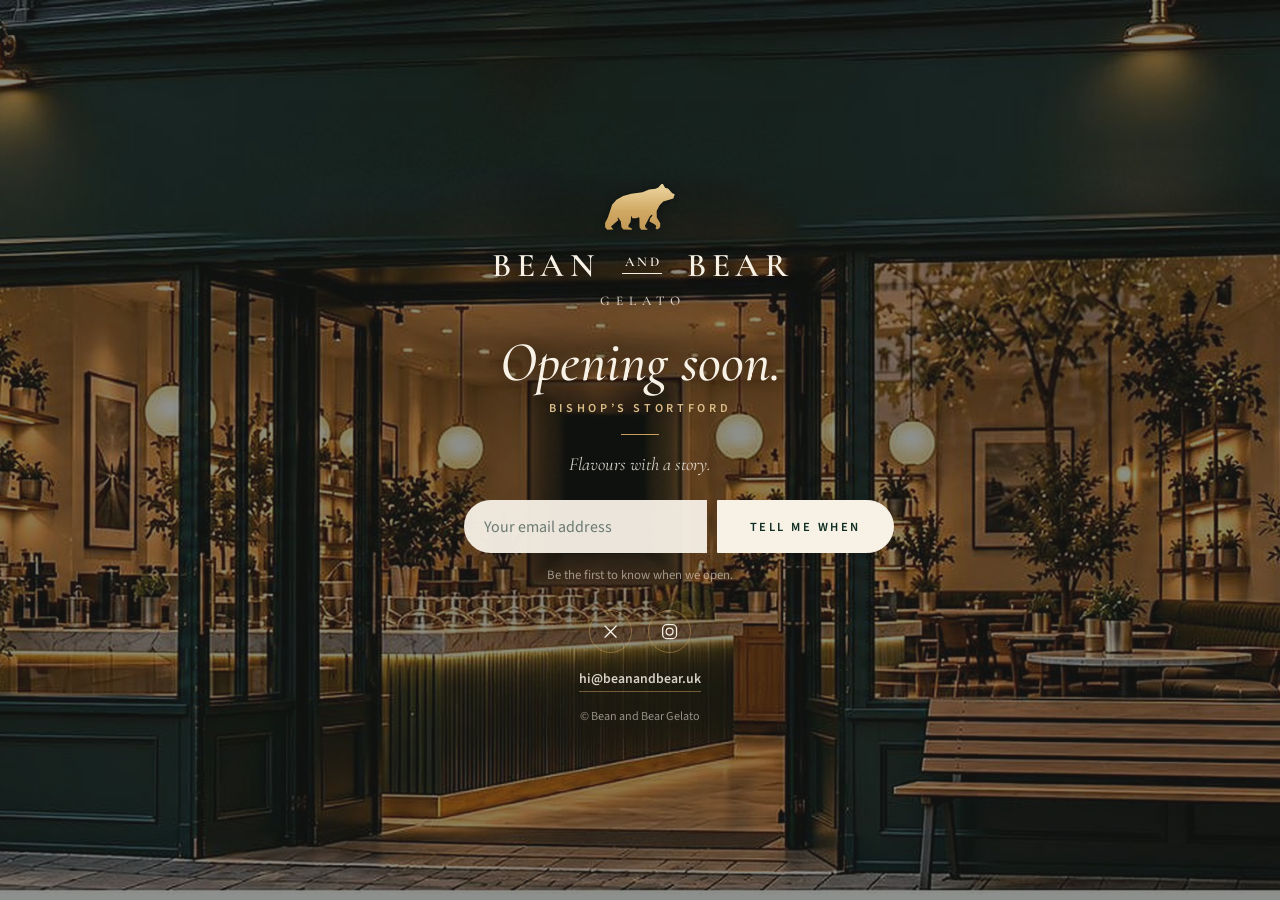
<file: coming-soon/index.html>
<!doctype html>
<html lang="en-GB">
<head>
<meta charset="utf-8">
<title>Bean and Bear Gelato · Opening soon</title>
<meta name="viewport" content="width=device-width, initial-scale=1, viewport-fit=cover">
<meta name="description" content="Bean and Bear Gelato is coming soon to Bishop's Stortford. Flavours with a story.">
<meta name="theme-color" content="#0F2D23">
<link rel="stylesheet" href="styles.css">
</head>
<body>

<svg width="0" height="0" style="position:absolute" aria-hidden="true">
  <defs><linearGradient id="goldg" x1="0" y1="0" x2="0" y2="1">
    <stop offset="0" stop-color="#EDD6A2"/><stop offset=".6" stop-color="#D0A863"/><stop offset="1" stop-color="#C39A55"/>
  </linearGradient></defs>
  <symbol id="bear" viewBox="0 0 196 128.7"><path d="M195.80,29.00 L188.70,25.90 L177.60,13.50 L168.50,10.30 L162.40,0.00 L158.50,0.00 L149.40,10.10 L141.80,13.20 L123.80,15.30 L105.10,23.20 L73.60,27.40 L50.90,33.50 L32.20,44.40 L19.90,58.40 L8.10,94.10 L0.20,109.60 L0.30,121.50 L6.40,128.40 L23.40,127.90 L16.80,119.50 L37.60,101.30 L35.00,96.40 L36.90,93.70 L44.30,105.20 L46.20,121.10 L51.50,127.80 L75.70,128.40 L74.60,124.10 L65.70,120.60 L66.00,115.50 L71.90,105.60 L73.60,88.10 L76.80,96.00 L87.50,96.10 L94.70,93.20 L96.40,94.40 L97.00,121.10 L101.50,128.40 L118.60,128.40 L119.40,125.80 L114.70,123.90 L112.00,117.10 L126.10,90.30 L132.00,85.80 L133.30,87.80 L126.20,97.60 L124.70,105.50 L140.00,113.40 L144.10,117.50 L141.80,124.40 L144.60,127.00 L148.50,127.00 L154.80,120.50 L154.90,110.20 L145.30,93.70 L144.90,76.00 L153.20,59.50 L163.50,49.20 L191.60,40.90Z"/></symbol>
</svg>

<main class="hero">
  <img src="assets/img/hero-store.jpg" alt="The Bean and Bear Gelato shopfront: a deep green fascia, brass lights and a warm, plant-filled interior.">
  <div class="mark">
    <div class="lockup">
      <svg class="bear" viewBox="0 0 196 128.7" role="img" aria-label="The Bean and Bear walking bear"><use href="#bear" fill="url(#goldg)"/></svg>
      <div class="wm">Bean <span class="and">and</span> Bear</div>
      <span class="gelato">Gelato</span>
    </div>

    <p class="soon">Opening soon.</p>
    <p class="where">Bishop’s Stortford</p>
    <hr class="rule">
    <p class="tag">Flavours with a story.</p>

    <form class="notify" action="#" onsubmit="return false">
      <label class="sr" for="em">Email address</label>
      <input id="em" type="email" placeholder="Your email address" autocomplete="email" required>
      <button class="btn" type="submit">Tell me when</button>
    </form>
    <p class="fine">Be the first to know when we open.</p>

    <div class="soc" aria-label="Follow Bean and Bear">
      <a class="press" href="#" aria-label="X"><svg viewBox="0 0 24 24" aria-hidden="true" fill="none" stroke="currentColor" stroke-width="1.6" stroke-linecap="round" stroke-linejoin="round"><path d="M5 5l14 14M19 5L5 19"/></svg></a>
      <a class="press ig" href="#" aria-label="Instagram"><svg viewBox="0 0 24 24" aria-hidden="true" fill="none" stroke="currentColor" stroke-width="1.6"><rect x="3.3" y="3.3" width="17.4" height="17.4" rx="5.2"/><circle cx="12" cy="12" r="4.3"/><circle cx="17.2" cy="6.8" r=".2" fill="currentColor" stroke="none"/></svg></a>
    </div>
    <a class="mail" href="mailto:hi@beanandbear.uk">hi@beanandbear.uk</a>
    <small>© Bean and Bear Gelato</small>
  </div>
</main>

</body>
</html>
</file>
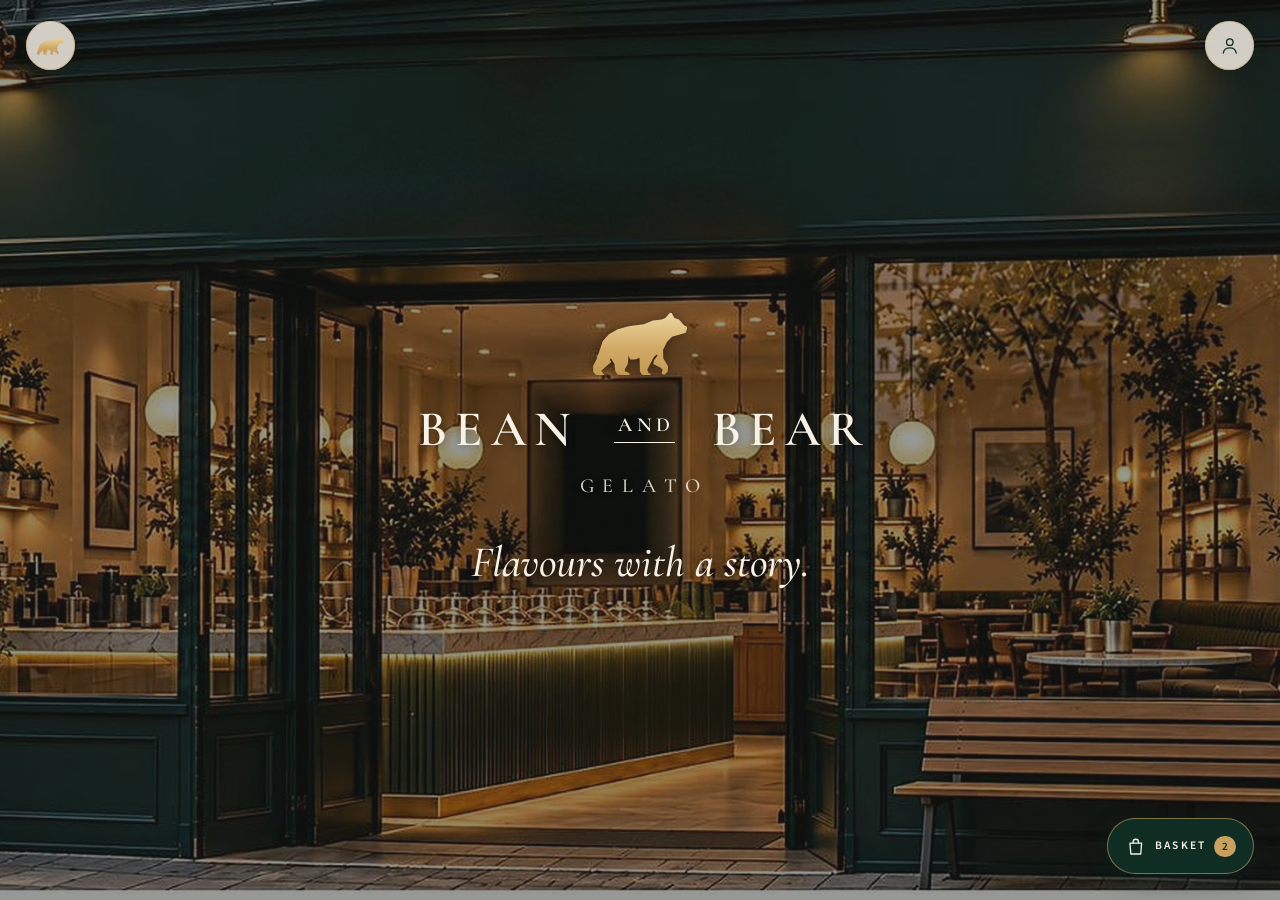
<file: website/index.html>
<!doctype html>
<html lang="en-GB">
<head>
<meta charset="utf-8">
<title>Bean and Bear Gelato · Flavours with a story</title>
<meta name="viewport" content="width=device-width, initial-scale=1, viewport-fit=cover">
<meta name="description" content="Gelato made on site, every flavour with a story.">
<meta name="theme-color" content="#F7F1E6">
<link rel="stylesheet" href="styles.css">
</head>
<body>
<input class="ctl" type="radio" name="view" id="v-home" checked aria-label="Home"><input class="ctl" type="radio" name="view" id="v-shop" aria-label="Shop"><input class="ctl" type="radio" name="sheet" id="sh-none" checked aria-label="Close"><input class="ctl" type="radio" name="sheet" id="sh-account"><input class="ctl" type="radio" name="sheet" id="sh-signed"><input class="ctl" type="radio" name="sheet" id="sh-basket"><input class="ctl" type="radio" name="sheet" id="sh-s-dark-chocolate"><input class="ctl" type="radio" name="sheet" id="sh-s-vanilla"><input class="ctl" type="radio" name="sheet" id="sh-s-wild-strawberry"><input class="ctl" type="radio" name="sheet" id="sh-s-tiramisu"><input class="ctl" type="radio" name="sheet" id="sh-s-lemon-meringue-pie"><input class="ctl" type="radio" name="sheet" id="sh-s-raspberry-pavlova"><input class="ctl" type="radio" name="sheet" id="sh-s-key-lime-pie"><input class="ctl" type="radio" name="sheet" id="sh-s-banoffee-pie"><input class="ctl" type="radio" name="sheet" id="sh-s-black-forest"><input class="ctl" type="radio" name="sheet" id="sh-s-salted-caramel"><input class="ctl" type="radio" name="sheet" id="sh-s-kulfi"><input class="ctl" type="radio" name="sheet" id="sh-s-roasted-pineapple"><input class="ctl" type="radio" name="sheet" id="sh-s-peach-melba"><input class="ctl" type="radio" name="sheet" id="sh-s-liquorice-blackcurrant"><input class="ctl" type="radio" name="sheet" id="sh-s-passionfruit"><input class="ctl" type="radio" name="sheet" id="sh-s-fig-honey"><input class="ctl" type="radio" name="sheet" id="sh-s-blood-orange"><input class="ctl" type="radio" name="sheet" id="sh-s-cherry-almond"><input class="ctl" type="radio" name="sheet" id="sh-s-chocolate-passionfruit"><input class="ctl" type="radio" name="sheet" id="sh-s-pistachio"><input class="ctl" type="radio" name="sheet" id="sh-s-milk-chocolate"><input class="ctl" type="radio" name="sheet" id="sh-s-cookies-cream"><input class="ctl" type="radio" name="sheet" id="sh-s-honeycomb"><input class="ctl" type="radio" name="sheet" id="sh-s-rum-raisin"><input class="ctl" type="radio" name="sheet" id="sh-s-salted-caramel-popcorn"><input class="ctl" type="radio" name="sheet" id="sh-s-kiwi-elderflower"><input class="ctl" type="radio" name="sheet" id="sh-s-earl-grey-lemon"><input class="ctl" type="radio" name="sheet" id="sh-s-white-chocolate-miso"><input class="ctl" type="radio" name="sheet" id="sh-s-coffee-cardamom"><input class="ctl" type="radio" name="sheet" id="sh-s-hazelnut-gianduja"><input class="ctl" type="radio" name="sheet" id="sh-s-chai"><input class="ctl" type="radio" name="sheet" id="sh-s-olive-oil-sea-salt"><input class="ctl" type="radio" name="sheet" id="sh-s-gooseberry-elderflower"><input class="ctl" type="radio" name="sheet" id="sh-s-maple-pecan-bourbon"><input class="ctl" type="radio" name="sheet" id="sh-s-rhubarb-custard"><input class="ctl" type="radio" name="sheet" id="sh-s-banana-peanut-chocolate"><input class="ctl" type="radio" name="sheet" id="sh-s-birthday-cake"><input class="ctl" type="radio" name="sheet" id="sh-s-chocolate-brownie"><input class="ctl" type="radio" name="sheet" id="sh-s-strawberry-cheesecake">
<svg width="0" height="0" style="position:absolute" aria-hidden="true"><defs><linearGradient id="goldg" x1="0" y1="0" x2="0" y2="1"><stop offset="0" stop-color="#EDD6A2"/><stop offset=".6" stop-color="#D0A863"/><stop offset="1" stop-color="#C39A55"/></linearGradient></defs><symbol id="bear" viewBox="0 0 196 128.7"><path d="M195.80,29.00 L188.70,25.90 L177.60,13.50 L168.50,10.30 L162.40,0.00 L158.50,0.00 L149.40,10.10 L141.80,13.20 L123.80,15.30 L105.10,23.20 L73.60,27.40 L50.90,33.50 L32.20,44.40 L19.90,58.40 L8.10,94.10 L0.20,109.60 L0.30,121.50 L6.40,128.40 L23.40,127.90 L16.80,119.50 L37.60,101.30 L35.00,96.40 L36.90,93.70 L44.30,105.20 L46.20,121.10 L51.50,127.80 L75.70,128.40 L74.60,124.10 L65.70,120.60 L66.00,115.50 L71.90,105.60 L73.60,88.10 L76.80,96.00 L87.50,96.10 L94.70,93.20 L96.40,94.40 L97.00,121.10 L101.50,128.40 L118.60,128.40 L119.40,125.80 L114.70,123.90 L112.00,117.10 L126.10,90.30 L132.00,85.80 L133.30,87.80 L126.20,97.60 L124.70,105.50 L140.00,113.40 L144.10,117.50 L141.80,124.40 L144.60,127.00 L148.50,127.00 L154.80,120.50 L154.90,110.20 L145.30,93.70 L144.90,76.00 L153.20,59.50 L163.50,49.20 L191.60,40.90Z"/></symbol></svg>

<!-- the only chrome: the bear, the account, the basket -->
<label class="fl fl-bear press" for="v-home" aria-label="Home"><svg class="bear" viewBox="0 0 196 128.7" aria-hidden="true"><use href="#bear" fill="url(#goldg)"/></svg></label>
<label class="fl fl-acct press" for="sh-account" aria-label="Account"><svg class="ic" viewBox="0 0 24 24" aria-hidden="true"><circle cx="12" cy="8" r="3.6"/><path d="M4.8 20c.6-3.6 3.5-5.6 7.2-5.6s6.6 2 7.2 5.6"/></svg></label>
<label class="fl fl-basket press" for="sh-basket" aria-label="Basket, 2 items"><svg class="ic" viewBox="0 0 24 24" aria-hidden="true"><path d="M5.5 8h13l-1 12h-11z"/><path d="M9 8V6.6a3 3 0 0 1 6 0V8"/></svg><span class="t">Basket</span><span class="n">2</span></label>

<div class="views">

<!-- HOME: the story, then ten flavours -->
<section class="view" id="view-home">

<section class="hero">
  <img src="assets/img/hero-store.jpg" alt="The Bean and Bear Gelato shopfront: a deep green fascia, brass lights and a warm, plant-filled interior.">
  <div class="mark"><div class="lockup"><svg class="bear" viewBox="0 0 196 128.7" aria-hidden="true"><use href="#bear" fill="url(#goldg)"/></svg><div class="wm">Bean <span class="and">and</span> Bear</div><span class="gelato">Gelato</span></div><p class="tagline">Flavours with a story.</p></div>
</section>

<section class="dark framed story center">
  <div class="wrap narrow reveal">
    <svg class="bear" viewBox="0 0 196 128.7" aria-hidden="true"><use href="#bear" fill="url(#goldg)"/></svg>
    <p class="label">Flavours with a story</p>
    <h2 class="display">Beautiful gelato —<br><em>family stories.</em></h2>
    <hr class="rule c">
    <p class="lead">Every flavour begins somewhere: a person, a place, a joke, a holiday, a childhood memory or something our family simply loves.</p>
  </div>
</section>

<section class="sec family"><div class="wrap split">
  <div class="reveal">
    <p class="label">Our family</p>
    <h2 class="h2" style="margin-top:1.1rem">A family story,<br>told through gelato.</h2>
    <p class="it">Premium in craft. Warm in character.</p>
    <hr class="rule">
    <p class="p">Bean &amp; Bear began with making ice cream at home. In a busy family life, asking the children if they wanted to make ice cream had an unusual effect: everything else stopped. They came into the kitchen. We talked, shared things, laughed, messed around and made something together.</p>
    <p class="p">We have always called our children either the Bean or the Bear. That is where the name came from.</p>
    <p class="p">The deeper philosophy is simple. Family has brought extraordinary joy, meaning and resilience to life. Bean &amp; Bear celebrates those small moments through flavours connected to people, places, holidays, traditions and family stories.</p>
  </div>
  <div class="ph reveal"><img src="assets/img/family.jpg" alt="Three children laughing and eating ice cream cones at the counter."></div>
</div></section>

<section class="break" aria-label="The counter">
  <img src="assets/img/hero-cone.jpg" alt="A server handing a child an ice cream cone across the counter.">
  <div class="cap reveal"><p class="label">The counter</p></div>
</section>

<section class="sec gelato-sec home"><div class="wrap">
  <h2 class="h2 reveal">The gelato.</h2>
  <div class="favs reveal"><label class="fav press" for="sh-s-vanilla"><span class="pic"><span class="bgimg" role="img" aria-label="Vanilla gelato heaped in a Bean and Bear tub on a marble counter." style="background-image:var(--p-vanilla)"></span></span><b>Vanilla</b></label><label class="fav press" for="sh-s-dark-chocolate"><span class="pic"><span class="bgimg" role="img" aria-label="Dark Chocolate gelato heaped in a Bean and Bear tub on a marble counter." style="background-image:var(--p-dark-chocolate)"></span></span><b>Dark Chocolate</b></label><label class="fav press" for="sh-s-wild-strawberry"><span class="pic"><span class="bgimg" role="img" aria-label="Wild Strawberry gelato heaped in a Bean and Bear tub on a marble counter." style="background-image:var(--p-wild-strawberry)"></span></span><b>Wild Strawberry</b></label><label class="fav press" for="sh-s-pistachio"><span class="pic"><span class="bgimg" role="img" aria-label="Pistachio gelato heaped in a Bean and Bear tub on a marble counter." style="background-image:var(--p-pistachio)"></span></span><b>Pistachio</b></label><label class="fav press" for="sh-s-salted-caramel"><span class="pic"><span class="bgimg" role="img" aria-label="Salted Caramel gelato heaped in a Bean and Bear tub on a marble counter." style="background-image:var(--p-salted-caramel)"></span></span><b>Salted Caramel</b></label><label class="fav press" for="sh-s-tiramisu"><span class="pic"><span class="bgimg" role="img" aria-label="Tiramisu gelato heaped in a Bean and Bear tub on a marble counter." style="background-image:var(--p-tiramisu)"></span></span><b>Tiramisu</b></label><label class="fav press" for="sh-s-raspberry-pavlova"><span class="pic"><span class="bgimg" role="img" aria-label="Raspberry Pavlova gelato heaped in a Bean and Bear tub on a marble counter." style="background-image:var(--p-raspberry-pavlova)"></span></span><b>Raspberry Pavlova</b></label><label class="fav press" for="sh-s-passionfruit"><span class="pic"><span class="bgimg" role="img" aria-label="Passionfruit gelato heaped in a Bean and Bear tub on a marble counter." style="background-image:var(--p-passionfruit)"></span></span><b>Passionfruit</b></label><label class="fav press" for="sh-s-kulfi"><span class="pic"><span class="bgimg" role="img" aria-label="Kulfi gelato heaped in a Bean and Bear tub on a marble counter." style="background-image:var(--p-kulfi)"></span></span><b>Kulfi</b></label><label class="fav press" for="sh-s-black-forest"><span class="pic"><span class="bgimg" role="img" aria-label="Black Forest gelato heaped in a Bean and Bear tub on a marble counter." style="background-image:var(--p-black-forest)"></span></span><b>Black Forest</b></label>
  </div>
  <label class="shop-link press reveal" for="v-shop">Shop all 39 flavours <svg viewBox="0 0 24 24" aria-hidden="true"><path d="M5 12h14M13 6l6 6-6 6"/></svg></label>
</div></section>

<section class="sec delivery"><div class="wrap">
  <h2 class="h2 reveal">To your door,<br>or from the shop.</h2>
  <div class="dgrid">
    <div class="dcol">
      <div class="pc reveal">
        <label for="pc">Check your postcode</label>
        <input id="pc" type="text" inputmode="text" autocomplete="postal-code" placeholder="e.g. CM23 4EG" pattern="[Cc][Mm]2[234] ?[0-9][A-Za-z]{2}" required>
        <p class="msg m-idle"><i>?</i><span>Enter your postcode.</span></p>
        <p class="msg m-ok"><i>&#10003;</i><span>We deliver to you.</span></p>
        <p class="msg m-no"><i>!</i><span>Not yet. You can collect from the shop.</span></p>
      </div>
      <div class="ph pot reveal"><img src="assets/img/pot.jpg" alt="A 500ml Bean and Bear take-home tub with an illustrated Wild Strawberry label, beside a kraft delivery box."></div>
    </div>
    <figure class="map reveal"><svg viewBox="0 0 400 400" role="img" aria-label="Illustrative map of an example delivery area around Bishop’s Stortford">
<defs><radialGradient id="glow" cx="50%" cy="50%" r="50%"><stop offset="0" stop-color="#C9A05F" stop-opacity=".26"/><stop offset="1" stop-color="#C9A05F" stop-opacity="0"/></radialGradient>
<pattern id="grid" width="40" height="40" patternUnits="userSpaceOnUse"><path d="M40 0H0V40" fill="none" stroke="#F7F1E6" stroke-opacity=".05"/></pattern></defs>
<rect width="400" height="400" fill="#0F2D23"/><rect width="400" height="400" fill="url(#grid)"/>
<path d="M-10 262 C 60 214, 112 270, 172 236 S 292 172, 412 204" fill="none" stroke="#F7F1E6" stroke-opacity=".13" stroke-width="10" stroke-linecap="round"/>
<g stroke="#F7F1E6" stroke-opacity=".16" stroke-width="2.4" fill="none" stroke-linecap="round"><path d="M204 -10 L196 410"/><path d="M-10 186 L410 214"/><path d="M58 -10 C 122 120, 252 282, 334 410"/><path d="M352 -10 C 300 112, 140 244, 40 410"/></g>
<g stroke="#F7F1E6" stroke-opacity=".08" stroke-width="1.5" fill="none" stroke-linecap="round"><path d="M120 70 L302 122"/><path d="M96 326 L312 298"/><path d="M28 120 L150 150"/><path d="M262 40 L340 168"/><path d="M60 250 L130 340"/><path d="M290 250 L380 330"/></g>
<circle cx="200" cy="200" r="196" fill="url(#glow)"/>
<circle cx="200" cy="200" r="150" fill="none" stroke="#C9A05F" stroke-width="2.2"/>
<circle cx="200" cy="200" r="92" fill="none" stroke="#C9A05F" stroke-opacity=".55" stroke-width="1.4" stroke-dasharray="3 6"/>
<circle class="ping" cx="200" cy="200" r="34" fill="#C9A05F" fill-opacity=".5"/>
<circle cx="200" cy="200" r="24" fill="#DDBC7C"/><circle cx="200" cy="200" r="24" fill="none" stroke="#F7F1E6" stroke-opacity=".7" stroke-width="1.5"/>
<use href="#bear" x="185" y="190" width="30" height="19.7" fill="#0F2D23"/>
<g font-family="SS, sans-serif" font-weight="600" fill="#F7F1E6"><text x="200" y="250" text-anchor="middle" font-size="12" letter-spacing="2.4" fill-opacity=".9">BISHOP’S STORTFORD</text>
<text x="200" y="266" text-anchor="middle" font-size="9.5" letter-spacing="1" fill="#C9A05F">Shop site to be confirmed</text>
<text x="200" y="38" text-anchor="middle" font-size="10" letter-spacing="2.6" fill="#C9A05F">EXAMPLE DELIVERY AREA</text></g></svg></figure>
  </div>
  <div class="steps reveal">
    <div class="step"><b>01</b><h3>Choose</h3></div><div class="step"><b>02</b><h3>Delivery or collection</h3></div>
    <div class="step"><b>03</b><h3>Packed frozen</h3></div><div class="step"><b>04</b><h3>Enjoy</h3></div>
  </div>
</div></section>

<section class="sec alt visit"><div class="wrap split rev">
  <div class="reveal">
    <h2 class="h2">Coming to<br>Bishop’s Stortford.</h2>
    <div class="notify"><label class="sr" for="em">Email address</label><input id="em" type="email" placeholder="Your email address"><label class="btn press" for="sh-none">Tell me when</label></div>
  </div>
  <div class="ph reveal" style="aspect-ratio:5/4"><img src="assets/img/linger.jpg" alt="A woman enjoying a cup of gelato at a marble table, with wildflowers beside her."></div>
</div></section>

<footer class="dark framed foot">
  <div class="lockup reveal"><svg class="bear" viewBox="0 0 196 128.7" aria-hidden="true"><use href="#bear" fill="url(#goldg)"/></svg><div class="wm">Bean <span class="and">and</span> Bear</div><span class="gelato">Gelato</span></div>
  <p class="tagline reveal">Beautiful gelato. Proper coffee. Stories worth sharing.</p>
  <div class="soc reveal" aria-label="Follow Bean and Bear">
    <a class="press" href="#" aria-label="X"><svg viewBox="0 0 24 24" aria-hidden="true" fill="none" stroke="currentColor" stroke-width="1.6" stroke-linecap="round" stroke-linejoin="round"><path d="M5 5l14 14M19 5L5 19"/></svg></a>
    <a class="press ig" href="#" aria-label="Instagram"><svg viewBox="0 0 24 24" aria-hidden="true" fill="none" stroke="currentColor" stroke-width="1.6"><rect x="3.3" y="3.3" width="17.4" height="17.4" rx="5.2"/><circle cx="12" cy="12" r="4.3"/><circle cx="17.2" cy="6.8" r=".2" fill="currentColor" stroke="none"/></svg></a>
  </div>
  <a class="press mail" href="mailto:hi@beanandbear.uk">hi@beanandbear.uk</a>
  <nav aria-label="Footer"><label for="sh-account">Account</label><label for="sh-basket">Basket</label></nav>
  <small>© Bean and Bear Gelato</small>
</footer>

</section>

<!-- SHOP: every flavour -->
<section class="view" id="view-shop">
  <div class="wrap clear">
    <h2 class="h2">The flavours.</h2>
    <input class="fx" type="radio" name="f" id="f-all" checked aria-label="All"><input class="fx" type="radio" name="f" id="f-fruit" aria-label="Fruit"><input class="fx" type="radio" name="f" id="f-choc" aria-label="Chocolate and caramel"><input class="fx" type="radio" name="f" id="f-pud" aria-label="Puddings"><input class="fx" type="radio" name="f" id="f-cream" aria-label="Creamy and nutty"><input class="fx" type="radio" name="f" id="f-diff" aria-label="Something different">
    <div class="chips" role="group" aria-label="Filter flavours"><label class="press" for="f-all">All</label><label class="press" for="f-fruit">Fruit</label><label class="press" for="f-choc">Chocolate and caramel</label><label class="press" for="f-pud">Puddings</label><label class="press" for="f-cream">Creamy and nutty</label><label class="press" for="f-diff">Something different</label></div>
    <div class="grid">
      <div class="item" data-c="choc"><label class="card press" for="sh-s-dark-chocolate"><span class="pic"><span class="bgimg" role="img" aria-label="Dark Chocolate gelato heaped in a Bean and Bear tub on a marble counter." style="background-image:var(--p-dark-chocolate)"></span></span><span class="tx"><span class="nm">Dark Chocolate</span><span class="cu">Cocoa · Dark chocolate</span><span class="tg">The chocolate that changed chocolate.</span></span><span class="plate">Discover</span></label></div>
      <div class="item" data-c="cream"><label class="card press" for="sh-s-vanilla"><span class="pic"><span class="bgimg" role="img" aria-label="Vanilla gelato heaped in a Bean and Bear tub on a marble counter." style="background-image:var(--p-vanilla)"></span></span><span class="tx"><span class="nm">Vanilla</span><span class="cu">Madagascan vanilla</span><span class="tg">Or, as my girls call it, “nilla”.</span></span><span class="plate">Discover</span></label></div>
      <div class="item" data-c="fruit"><label class="card press" for="sh-s-wild-strawberry"><span class="pic"><span class="bgimg" role="img" aria-label="Wild Strawberry gelato heaped in a Bean and Bear tub on a marble counter." style="background-image:var(--p-wild-strawberry)"></span></span><span class="tx"><span class="nm">Wild Strawberry</span><span class="cu">Strawberry · Lemon verbena</span><span class="tg">Pick one. Eat two.</span></span><span class="plate">Discover</span></label></div>
      <div class="item" data-c="pud"><label class="card press" for="sh-s-tiramisu"><span class="pic"><span class="bgimg" role="img" aria-label="Tiramisu gelato heaped in a Bean and Bear tub on a marble counter." style="background-image:var(--p-tiramisu)"></span></span><span class="tx"><span class="nm">Tiramisu</span><span class="cu">Espresso · Mascarpone</span><span class="tg">My first proper Italian dessert.</span></span><span class="plate">Discover</span></label></div>
      <div class="item" data-c="pud"><label class="card press" for="sh-s-lemon-meringue-pie"><span class="pic"><span class="bgimg" role="img" aria-label="Lemon Meringue Pie gelato heaped in a Bean and Bear tub on a marble counter." style="background-image:var(--p-lemon-meringue-pie)"></span></span><span class="tx"><span class="nm">Lemon Meringue Pie</span><span class="cu">Lemon curd · Meringue</span><span class="tg">My wife’s favourite dessert.</span></span><span class="plate">Discover</span></label></div>
      <div class="item" data-c="pud"><label class="card press" for="sh-s-raspberry-pavlova"><span class="pic"><span class="bgimg" role="img" aria-label="Raspberry Pavlova gelato heaped in a Bean and Bear tub on a marble counter." style="background-image:var(--p-raspberry-pavlova)"></span></span><span class="tx"><span class="nm">Raspberry Pavlova</span><span class="cu">Raspberry · Meringue</span><span class="tg">Nina’s favourite.</span></span><span class="plate">Discover</span></label></div>
      <div class="item" data-c="pud"><label class="card press" for="sh-s-key-lime-pie"><span class="pic"><span class="bgimg" role="img" aria-label="Key Lime Pie gelato heaped in a Bean and Bear tub on a marble counter." style="background-image:var(--p-key-lime-pie)"></span></span><span class="tx"><span class="nm">Key Lime Pie</span><span class="cu">Lime · Meringue</span><span class="tg">Florida sunshine in a scoop.</span></span><span class="plate">Discover</span></label></div>
      <div class="item" data-c="pud"><label class="card press" for="sh-s-banoffee-pie"><span class="pic"><span class="bgimg" role="img" aria-label="Banoffee Pie gelato heaped in a Bean and Bear tub on a marble counter." style="background-image:var(--p-banoffee-pie)"></span></span><span class="tx"><span class="nm">Banoffee Pie</span><span class="cu">Banana · Dulce de leche · Biscuit</span><span class="tg">Born around a campfire.</span></span><span class="plate">Discover</span></label></div>
      <div class="item" data-c="choc"><label class="card press" for="sh-s-black-forest"><span class="pic"><span class="bgimg" role="img" aria-label="Black Forest gelato heaped in a Bean and Bear tub on a marble counter." style="background-image:var(--p-black-forest)"></span></span><span class="tx"><span class="nm">Black Forest</span><span class="cu">Cherry · Dark chocolate</span><span class="tg">The Christmas pudding of champions.</span></span><span class="plate">Discover</span></label></div>
      <div class="item" data-c="choc"><label class="card press" for="sh-s-salted-caramel"><span class="pic"><span class="bgimg" role="img" aria-label="Salted Caramel gelato heaped in a Bean and Bear tub on a marble counter." style="background-image:var(--p-salted-caramel)"></span></span><span class="tx"><span class="nm">Salted Caramel</span><span class="cu">Burnt caramel · Brown butter shortbread</span><span class="tg">Mum’s favourite.</span></span><span class="plate">Discover</span></label></div>
      <div class="item" data-c="cream"><label class="card press" for="sh-s-kulfi"><span class="pic"><span class="bgimg" role="img" aria-label="Kulfi gelato heaped in a Bean and Bear tub on a marble counter." style="background-image:var(--p-kulfi)"></span></span><span class="tx"><span class="nm">Kulfi</span><span class="cu">Mango · Saffron · Cardamom</span><span class="tg">For Mum and Dad.</span></span><span class="plate">Discover</span></label></div>
      <div class="item" data-c="fruit"><label class="card press" for="sh-s-roasted-pineapple"><span class="pic"><span class="bgimg" role="img" aria-label="Roasted Pineapple gelato heaped in a Bean and Bear tub on a marble counter." style="background-image:var(--p-roasted-pineapple)"></span></span><span class="tx"><span class="nm">Roasted Pineapple</span><span class="cu">Pineapple · Coconut · Lime</span><span class="tg">No worries. No problems.</span></span><span class="plate">Discover</span></label></div>
      <div class="item" data-c="fruit"><label class="card press" for="sh-s-peach-melba"><span class="pic"><span class="bgimg" role="img" aria-label="Peach Melba gelato heaped in a Bean and Bear tub on a marble counter." style="background-image:var(--p-peach-melba)"></span></span><span class="tx"><span class="nm">Peach Melba</span><span class="cu">Peach · Raspberry</span><span class="tg">The peach without the problem.</span></span><span class="plate">Discover</span></label></div>
      <div class="item" data-c="diff"><label class="card press" for="sh-s-liquorice-blackcurrant"><span class="pic"><span class="bgimg" role="img" aria-label="Liquorice and Blackcurrant gelato heaped in a Bean and Bear tub on a marble counter." style="background-image:var(--p-liquorice-blackcurrant)"></span></span><span class="tx"><span class="nm">Liquorice &amp; Blackcurrant</span><span class="cu">Liquorice · Blackcurrant</span><span class="tg">One each. That’s your lot.</span></span><span class="plate">Discover</span></label></div>
      <div class="item" data-c="fruit"><label class="card press" for="sh-s-passionfruit"><span class="pic"><span class="bgimg" role="img" aria-label="Passionfruit gelato heaped in a Bean and Bear tub on a marble counter." style="background-image:var(--p-passionfruit)"></span></span><span class="tx"><span class="nm">Passionfruit</span><span class="cu">Passionfruit</span><span class="tg">Orla thinks they look like bogies.</span></span><span class="plate">Discover</span></label></div>
      <div class="item" data-c="fruit"><label class="card press" for="sh-s-fig-honey"><span class="pic"><span class="bgimg" role="img" aria-label="Fig and Honey gelato heaped in a Bean and Bear tub on a marble counter." style="background-image:var(--p-fig-honey)"></span></span><span class="tx"><span class="nm">Fig &amp; Honey</span><span class="cu">Fig · Honey · Mascarpone</span><span class="tg">Technically, they’re on our side of the fence.</span></span><span class="plate">Discover</span></label></div>
      <div class="item" data-c="fruit"><label class="card press" for="sh-s-blood-orange"><span class="pic"><span class="bgimg" role="img" aria-label="Blood Orange gelato heaped in a Bean and Bear tub on a marble counter." style="background-image:var(--p-blood-orange)"></span></span><span class="tx"><span class="nm">Blood Orange</span><span class="cu">Orange · Campari</span><span class="tg">The orange grin.</span></span><span class="plate">Discover</span></label></div>
      <div class="item" data-c="fruit"><label class="card press" for="sh-s-cherry-almond"><span class="pic"><span class="bgimg" role="img" aria-label="Cherry and Almond gelato heaped in a Bean and Bear tub on a marble counter." style="background-image:var(--p-cherry-almond)"></span></span><span class="tx"><span class="nm">Cherry &amp; Almond</span><span class="cu">Cherry · Almond</span><span class="tg">Cherries are showing off.</span></span><span class="plate">Discover</span></label></div>
      <div class="item" data-c="choc"><label class="card press" for="sh-s-chocolate-passionfruit"><span class="pic"><span class="bgimg" role="img" aria-label="Chocolate and Passionfruit gelato heaped in a Bean and Bear tub on a marble counter." style="background-image:var(--p-chocolate-passionfruit)"></span></span><span class="tx"><span class="nm">Chocolate &amp; Passionfruit</span><span class="cu">Dark chocolate · Passionfruit</span><span class="tg">Christmas, with a surprise.</span></span><span class="plate">Discover</span></label></div>
      <div class="item" data-c="cream"><label class="card press" for="sh-s-pistachio"><span class="pic"><span class="bgimg" role="img" aria-label="Pistachio gelato heaped in a Bean and Bear tub on a marble counter." style="background-image:var(--p-pistachio)"></span></span><span class="tx"><span class="nm">Pistachio</span><span class="cu">Pistachio · Honey · Sea salt</span><span class="tg">The first shop of the holiday.</span></span><span class="plate">Discover</span></label></div>
      <div class="item" data-c="choc"><label class="card press" for="sh-s-milk-chocolate"><span class="pic"><span class="bgimg" role="img" aria-label="Milk Chocolate gelato heaped in a Bean and Bear tub on a marble counter." style="background-image:var(--p-milk-chocolate)"></span></span><span class="tx"><span class="nm">Milk Chocolate</span><span class="cu">Milk chocolate · Cocoa</span><span class="tg">A Curly Wurly when you need it.</span></span><span class="plate">Discover</span></label></div>
      <div class="item" data-c="pud"><label class="card press" for="sh-s-cookies-cream"><span class="pic"><span class="bgimg" role="img" aria-label="Cookies and Cream gelato heaped in a Bean and Bear tub on a marble counter." style="background-image:var(--p-cookies-cream)"></span></span><span class="tx"><span class="nm">Cookies &amp; Cream</span><span class="cu">Vanilla · Chocolate cookies</span><span class="tg">The Oreo milkshake, frozen.</span></span><span class="plate">Discover</span></label></div>
      <div class="item" data-c="choc"><label class="card press" for="sh-s-honeycomb"><span class="pic"><span class="bgimg" role="img" aria-label="Honeycomb gelato heaped in a Bean and Bear tub on a marble counter." style="background-image:var(--p-honeycomb)"></span></span><span class="tx"><span class="nm">Honeycomb</span><span class="cu">Warm caramel · Honeycomb</span><span class="tg">A very sticky kitchen.</span></span><span class="plate">Discover</span></label></div>
      <div class="item" data-c="cream"><label class="card press" for="sh-s-rum-raisin"><span class="pic"><span class="bgimg" role="img" aria-label="Rum and Raisin gelato heaped in a Bean and Bear tub on a marble counter." style="background-image:var(--p-rum-raisin)"></span></span><span class="tx"><span class="nm">Rum &amp; Raisin</span><span class="cu">Dark rum · Raisins</span><span class="tg">Meg’s favourite.</span></span><span class="plate">Discover</span></label></div>
      <div class="item" data-c="choc"><label class="card press" for="sh-s-salted-caramel-popcorn"><span class="pic"><span class="bgimg" role="img" aria-label="Salted Caramel Popcorn gelato heaped in a Bean and Bear tub on a marble counter." style="background-image:var(--p-salted-caramel-popcorn)"></span></span><span class="tx"><span class="nm">Salted Caramel Popcorn</span><span class="cu">Popcorn · Dark caramel · Sea salt</span><span class="tg">The cinema isn’t the cinema without popcorn.</span></span><span class="plate">Discover</span></label></div>
      <div class="item" data-c="fruit"><label class="card press" for="sh-s-kiwi-elderflower"><span class="pic"><span class="bgimg" role="img" aria-label="Kiwi and Elderflower gelato heaped in a Bean and Bear tub on a marble counter." style="background-image:var(--p-kiwi-elderflower)"></span></span><span class="tx"><span class="nm">Kiwi &amp; Elderflower</span><span class="cu">Kiwi · Elderflower</span><span class="tg">Yes, I eat the skin.</span></span><span class="plate">Discover</span></label></div>
      <div class="item" data-c="diff"><label class="card press" for="sh-s-earl-grey-lemon"><span class="pic"><span class="bgimg" role="img" aria-label="Tea and Lemon gelato heaped in a Bean and Bear tub on a marble counter." style="background-image:var(--p-earl-grey-lemon)"></span></span><span class="tx"><span class="nm">Tea &amp; Lemon</span><span class="cu">Tea · Lemon</span><span class="tg">You can always tell when Mum’s been here.</span></span><span class="plate">Discover</span></label></div>
      <div class="item" data-c="diff"><label class="card press" for="sh-s-white-chocolate-miso"><span class="pic"><span class="bgimg" role="img" aria-label="White Chocolate and Miso gelato heaped in a Bean and Bear tub on a marble counter." style="background-image:var(--p-white-chocolate-miso)"></span></span><span class="tx"><span class="nm">White Chocolate &amp; Miso</span><span class="cu">White chocolate · Miso · Sesame brittle</span><span class="tg">Sweet, with a little something unexpected.</span></span><span class="plate">Discover</span></label></div>
      <div class="item" data-c="diff"><label class="card press" for="sh-s-coffee-cardamom"><span class="pic"><span class="bgimg" role="img" aria-label="Coffee and Cardamom gelato heaped in a Bean and Bear tub on a marble counter." style="background-image:var(--p-coffee-cardamom)"></span></span><span class="tx"><span class="nm">Coffee &amp; Cardamom</span><span class="cu">Espresso · Green cardamom</span><span class="tg">Meg has never learned to use the coffee machine.</span></span><span class="plate">Discover</span></label></div>
      <div class="item" data-c="cream"><label class="card press" for="sh-s-hazelnut-gianduja"><span class="pic"><span class="bgimg" role="img" aria-label="Hazelnut and Chocolate gelato heaped in a Bean and Bear tub on a marble counter." style="background-image:var(--p-hazelnut-gianduja)"></span></span><span class="tx"><span class="nm">Hazelnut &amp; Chocolate</span><span class="cu">Roasted hazelnut · Chocolate</span><span class="tg">There is almost always hazelnut involved.</span></span><span class="plate">Discover</span></label></div>
      <div class="item" data-c="diff"><label class="card press" for="sh-s-chai"><span class="pic"><span class="bgimg" role="img" aria-label="Chai gelato heaped in a Bean and Bear tub on a marble counter." style="background-image:var(--p-chai)"></span></span><span class="tx"><span class="nm">Chai</span><span class="cu">Assam tea · Cardamom · Cinnamon</span><span class="tg">The world’s largest tea cupboard. Probably.</span></span><span class="plate">Discover</span></label></div>
      <div class="item" data-c="diff"><label class="card press" for="sh-s-olive-oil-sea-salt"><span class="pic"><span class="bgimg" role="img" aria-label="Olive Oil and Sea Salt gelato heaped in a Bean and Bear tub on a marble counter." style="background-image:var(--p-olive-oil-sea-salt)"></span></span><span class="tx"><span class="nm">Olive Oil &amp; Sea Salt</span><span class="cu">Extra-virgin olive oil · Sea salt</span><span class="tg">Basically health food.</span></span><span class="plate">Discover</span></label></div>
      <div class="item" data-c="fruit"><label class="card press" for="sh-s-gooseberry-elderflower"><span class="pic"><span class="bgimg" role="img" aria-label="Gooseberry and Elderflower gelato heaped in a Bean and Bear tub on a marble counter." style="background-image:var(--p-gooseberry-elderflower)"></span></span><span class="tx"><span class="nm">Gooseberry &amp; Elderflower</span><span class="cu">Gooseberry · Elderflower</span><span class="tg">Long summers in Grandma’s garden.</span></span><span class="plate">Discover</span></label></div>
      <div class="item" data-c="diff"><label class="card press" for="sh-s-maple-pecan-bourbon"><span class="pic"><span class="bgimg" role="img" aria-label="Maple, Pecan and Bourbon gelato heaped in a Bean and Bear tub on a marble counter." style="background-image:var(--p-maple-pecan-bourbon)"></span></span><span class="tx"><span class="nm">Maple, Pecan &amp; Bourbon</span><span class="cu">Maple · Toasted pecan · Bourbon</span><span class="tg">Pancakes, but for grown-ups.</span></span><span class="plate">Discover</span></label></div>
      <div class="item" data-c="pud"><label class="card press" for="sh-s-rhubarb-custard"><span class="pic"><span class="bgimg" role="img" aria-label="Rhubarb and Custard gelato heaped in a Bean and Bear tub on a marble counter." style="background-image:var(--p-rhubarb-custard)"></span></span><span class="tx"><span class="nm">Rhubarb &amp; Custard</span><span class="cu">Rhubarb · Vanilla custard</span><span class="tg">A pound to spend. Choose wisely.</span></span><span class="plate">Discover</span></label></div>
      <div class="item" data-c="choc"><label class="card press" for="sh-s-banana-peanut-chocolate"><span class="pic"><span class="bgimg" role="img" aria-label="Banana, Peanut and Chocolate gelato heaped in a Bean and Bear tub on a marble counter." style="background-image:var(--p-banana-peanut-chocolate)"></span></span><span class="tx"><span class="nm">Banana, Peanut &amp; Chocolate</span><span class="cu">Banana · Roasted peanut · Dark chocolate</span><span class="tg">The breakfast of champions. Sort of.</span></span><span class="plate">Discover</span></label></div>
      <div class="item" data-c="pud"><label class="card press" for="sh-s-birthday-cake"><span class="pic"><span class="bgimg" role="img" aria-label="Birthday Cake gelato heaped in a Bean and Bear tub on a marble counter." style="background-image:var(--p-birthday-cake)"></span></span><span class="tx"><span class="nm">Birthday Cake</span><span class="cu">Vanilla · White chocolate · Cake pieces</span><span class="tg">The one day nobody’s counting.</span></span><span class="plate">Discover</span></label></div>
      <div class="item" data-c="choc"><label class="card press" for="sh-s-chocolate-brownie"><span class="pic"><span class="bgimg" role="img" aria-label="Chocolate Brownie gelato heaped in a Bean and Bear tub on a marble counter." style="background-image:var(--p-chocolate-brownie)"></span></span><span class="tx"><span class="nm">Chocolate Brownie</span><span class="cu">Dark chocolate · Fudgy brownie</span><span class="tg">Absolutely no attempt to be sensible.</span></span><span class="plate">Discover</span></label></div>
      <div class="item" data-c="pud"><label class="card press" for="sh-s-strawberry-cheesecake"><span class="pic"><span class="bgimg" role="img" aria-label="Strawberry Cheesecake gelato heaped in a Bean and Bear tub on a marble counter." style="background-image:var(--p-strawberry-cheesecake)"></span></span><span class="tx"><span class="nm">Strawberry Cheesecake</span><span class="cu">Strawberry · Cream cheese · Biscuit</span><span class="tg">What’s for pud?</span></span><span class="plate">Discover</span></label></div>
    </div>
    <p class="fine-d" style="color:var(--faint)">Allergen information to follow.</p>
    <div style="height:3rem"></div>
  </div>
</section>

</div>

<!-- account, with social sign-in (mock) -->
<div class="ov" id="ov-account" role="dialog" aria-label="Account">
  <label class="scrim" for="sh-none"></label>
  <div class="sh ctr">
    <label class="close" for="sh-none" aria-label="Close">&times;</label>
    <svg class="bear" viewBox="0 0 196 128.7" aria-hidden="true"><use href="#bear" fill="url(#goldg)"/></svg>
    <h2>Welcome.</h2>
    <p class="it">Sign in to keep your orders and favourite flavours.</p>
    <div class="sso-list"><label class="sso press" for="sh-signed"><svg viewBox="0 0 24 24" aria-hidden="true"><path d="M12.2 10.2v3.9h5.5c-.2 1.3-1.6 3.8-5.5 3.8-3.3 0-6-2.7-6-6.1s2.7-6.1 6-6.1c1.9 0 3.1.8 3.8 1.5l2.6-2.5C16.9 3.2 14.8 2.3 12.2 2.3 7 2.3 2.8 6.5 2.8 11.8s4.2 9.5 9.4 9.5c5.4 0 9-3.8 9-9.2 0-.6-.1-1.1-.2-1.6h-8.8z"/></svg><span>Continue with Google</span></label><label class="sso press" for="sh-signed"><svg viewBox="0 0 24 24" aria-hidden="true"><path d="M16.37 1.43c0 1.14-.42 2.22-1.24 3.2-.98 1.16-2.16 1.83-3.44 1.73-.02-1.1.44-2.24 1.24-3.14.86-.98 2.2-1.68 3.44-1.79zM20.9 17.1c-.55 1.27-.81 1.84-1.52 2.96-1 1.56-2.4 3.5-4.14 3.52-1.55.02-1.95-1-4.06-.99-2.1.01-2.54 1.01-4.09.99-1.74-.02-3.07-1.77-4.07-3.33C.3 16.9-.1 11.5 2.5 8.6c1.25-1.37 3.03-2.17 4.7-2.17 1.75 0 2.85 1 4.3 1 1.4 0 2.25-1 4.28-1 1.5 0 3.1.82 4.24 2.24-3.72 2.04-3.12 7.36.61 8.98z"/></svg><span>Continue with Apple</span></label><label class="sso press" for="sh-signed"><svg viewBox="0 0 24 24" aria-hidden="true"><path d="M22 12.06C22 6.5 17.52 2 12 2S2 6.5 2 12.06c0 5 3.66 9.15 8.44 9.94v-7.03H7.9v-2.91h2.54V9.85c0-2.5 1.49-3.89 3.77-3.89 1.09 0 2.24.2 2.24.2v2.46h-1.26c-1.24 0-1.63.77-1.63 1.56v1.88h2.78l-.44 2.91h-2.34V22c4.78-.79 8.44-4.94 8.44-9.94z"/></svg><span>Continue with Facebook</span></label></div>
    <div class="or">or</div>
    <div class="field" style="text-align:left"><label for="mail">Email address</label><input id="mail" type="email" placeholder="you@example.com"><label class="btn block press" for="sh-signed" style="margin-top:.8rem">Continue with email</label></div>
    <p class="fine">Nothing is saved.</p>
  </div>
</div>
<div class="ov" id="ov-signed" role="dialog" aria-label="Signed in">
  <label class="scrim" for="sh-none"></label>
  <div class="sh ctr">
    <label class="close" for="sh-none" aria-label="Close">&times;</label>
    <svg class="bear" viewBox="0 0 196 128.7" aria-hidden="true"><use href="#bear" fill="url(#goldg)"/></svg>
    <h2>You’re signed in.</h2>
    <p class="it">Welcome to Bean &amp; Bear.</p>
    <label class="btn block press" for="sh-none" style="margin-top:1.6rem">Choose some gelato</label>
    <label class="btn block press" for="sh-basket" style="margin-top:.7rem;background:transparent;color:var(--forest)">View basket</label>
  </div>
</div>

<!-- basket (mock), with delivery or collection -->
<div class="ov dr" id="ov-basket" role="dialog" aria-label="Basket">
  <label class="scrim" for="sh-none"></label>
  <div class="sh bsk">
    <label class="close" for="sh-none" aria-label="Close">&times;</label>
    <input class="dlr" type="radio" name="dl" id="dl-d" checked aria-label="Delivery"><input class="dlr" type="radio" name="dl" id="dl-c" aria-label="Collect from the shop">
    <h2>Your basket</h2>
    <p class="it" style="font-size:1.1rem">2 tubs</p>
    <div class="lines">
      <div class="bl"><div class="thumb"><span class="bgimg" role="img" aria-label="" style="background-image:var(--p-vanilla)"></span></div><div><h3>Vanilla</h3><p class="meta">500ml tub</p><div class="qty"><span>−</span><span>1</span><span>+</span></div></div><div class="amt">£10.00</div></div>
      <div class="bl"><div class="thumb"><span class="bgimg" role="img" aria-label="" style="background-image:var(--p-dark-chocolate)"></span></div><div><h3>Dark Chocolate</h3><p class="meta">1 litre tub</p><div class="qty"><span>−</span><span>1</span><span>+</span></div></div><div class="amt">£18.00</div></div>
    </div>
    <div class="dl">
      <div class="k">How would you like it?</div>
      <div class="tiles"><label class="tile t-d" for="dl-d"><b>Delivery</b><span>Example fee £4.95</span></label><label class="tile t-c" for="dl-c"><b>Collect</b><span>Free, from the shop</span></label></div>
      <div class="slots"><span>Fri</span><span class="on">Sat</span><span>Sun</span><em>Example slots</em></div>
      <p class="hint">Choose a collection time at checkout.</p>
    </div>
    <div class="totals">
      <div class="trow"><span>Subtotal</span><span>£28.00</span></div>
      <div class="trow"><span>Delivery</span><span><span class="fee-d">£4.95</span><span class="fee-c">£0.00</span></span></div>
      <div class="trow big"><span>Total</span><span><span class="tot-d">£32.95</span><span class="tot-c">£28.00</span></span></div>
      <p class="fine" style="margin-top:.4rem">Prices include VAT. Fees and slots are examples.</p>
      <label class="btn block press" for="sh-basket">Checkout</label>
      <label class="keep" for="sh-none">Keep shopping</label>
    </div>
  </div>
</div>

<div class="ov" id="ov-s-dark-chocolate" role="dialog" aria-label="Dark Chocolate">
  <label class="scrim" for="sh-none"></label>
  <div class="sh fv">
    <label class="close" for="sh-none" aria-label="Close">&times;</label>
    <div class="pic"><span class="bgimg" role="img" aria-label="Dark Chocolate gelato heaped in a Bean and Bear tub on a marble counter." style="background-image:var(--p-dark-chocolate)"></span></div>
    <div class="tx">
      <h2>Dark Chocolate</h2>
      <p class="it">The chocolate that changed chocolate.</p>
      <p class="body">I never really liked Easter eggs. They always seemed to taste of… not very much. Then I tried proper 80% dark chocolate and it completely changed what I thought chocolate could be. This is the gelato version of that moment: dark, intense and unapologetically chocolatey.</p>
      <div class="facet"><h4>The idea</h4><p>Deep, adult and unmistakably chocolate-led: high cocoa intensity, restrained sweetness and a clean finish.</p></div>
      <div class="facet"><h4>Made with</h4><p>Cocoa · Dark chocolate</p></div>
      <div class="choose"><h4>Choose your tub</h4><div class="two"><label class="b press" for="sh-basket"><span>500ml</span><b>£10</b></label><label class="b press" for="sh-basket"><span>1 litre</span><b>£18</b></label></div></div>
      <p class="fine">Prices include VAT. Allergen information to follow.</p>
    </div>
  </div>
</div>
<div class="ov" id="ov-s-vanilla" role="dialog" aria-label="Vanilla">
  <label class="scrim" for="sh-none"></label>
  <div class="sh fv">
    <label class="close" for="sh-none" aria-label="Close">&times;</label>
    <div class="pic"><span class="bgimg" role="img" aria-label="Vanilla gelato heaped in a Bean and Bear tub on a marble counter." style="background-image:var(--p-vanilla)"></span></div>
    <div class="tx">
      <h2>Vanilla</h2>
      <p class="it">Or, as my girls call it, “nilla”.</p>
      <p class="body">Nothing beats a Mr Whippy in the park after pushing the girls on the swings. It isn’t complicated or sophisticated. It’s just one of those little moments that makes you happy. Vanilla ice cream will always remind me of that.</p>
      <div class="facet"><h4>The idea</h4><p>Simple only in appearance: creamy, fragrant Madagascan vanilla with enough richness to feel luxurious but never heavy.</p></div>
      <div class="facet"><h4>Made with</h4><p>Madagascan vanilla</p></div>
      <div class="choose"><h4>Choose your tub</h4><div class="two"><label class="b press" for="sh-basket"><span>500ml</span><b>£10</b></label><label class="b press" for="sh-basket"><span>1 litre</span><b>£18</b></label></div></div>
      <p class="fine">Prices include VAT. Allergen information to follow.</p>
    </div>
  </div>
</div>
<div class="ov" id="ov-s-wild-strawberry" role="dialog" aria-label="Wild Strawberry">
  <label class="scrim" for="sh-none"></label>
  <div class="sh fv">
    <label class="close" for="sh-none" aria-label="Close">&times;</label>
    <div class="pic"><span class="bgimg" role="img" aria-label="Wild Strawberry gelato heaped in a Bean and Bear tub on a marble counter." style="background-image:var(--p-wild-strawberry)"></span></div>
    <div class="tx">
      <h2>Wild Strawberry</h2>
      <p class="it">Pick one. Eat two.</p>
      <p class="body">Every year we go strawberry picking as a family. In theory, anyway. Mum and Dad do most of the picking while the children eat their way through the field. Then comes the awkward bit at the till, pretending we have no idea where all those red smudges around their mouths came from.</p>
      <div class="facet"><h4>The idea</h4><p>Fresh strawberry first, lifted by lemon verbena; bright, summery and recognisably fruit-led.</p></div>
      <div class="facet"><h4>Made with</h4><p>Strawberry · Lemon verbena</p></div>
      <div class="choose"><h4>Choose your tub</h4><div class="two"><label class="b press" for="sh-basket"><span>500ml</span><b>£10</b></label><label class="b press" for="sh-basket"><span>1 litre</span><b>£18</b></label></div></div>
      <p class="fine">Prices include VAT. Allergen information to follow.</p>
    </div>
  </div>
</div>
<div class="ov" id="ov-s-tiramisu" role="dialog" aria-label="Tiramisu">
  <label class="scrim" for="sh-none"></label>
  <div class="sh fv">
    <label class="close" for="sh-none" aria-label="Close">&times;</label>
    <div class="pic"><span class="bgimg" role="img" aria-label="Tiramisu gelato heaped in a Bean and Bear tub on a marble counter." style="background-image:var(--p-tiramisu)"></span></div>
    <div class="tx">
      <h2>Tiramisu</h2>
      <p class="it">My first proper Italian dessert.</p>
      <p class="body">Tiramisu was the first dessert I ever ordered in an Italian restaurant. Coffee, mascarpone, cocoa – I’d never had anything quite like it. There still isn’t anything quite like it. So ours doesn’t try to reinvent it. It just tries to do it justice.</p>
      <div class="facet"><h4>The idea</h4><p>Coffee, mascarpone and cocoa in balance. It should taste like tiramisu, not merely coffee ice cream.</p></div>
      <div class="facet"><h4>Made with</h4><p>Espresso · Mascarpone</p></div>
      <div class="choose"><h4>Choose your tub</h4><div class="two"><label class="b press" for="sh-basket"><span>500ml</span><b>£10</b></label><label class="b press" for="sh-basket"><span>1 litre</span><b>£18</b></label></div></div>
      <p class="fine">Prices include VAT. Allergen information to follow.</p>
    </div>
  </div>
</div>
<div class="ov" id="ov-s-lemon-meringue-pie" role="dialog" aria-label="Lemon Meringue Pie">
  <label class="scrim" for="sh-none"></label>
  <div class="sh fv">
    <label class="close" for="sh-none" aria-label="Close">&times;</label>
    <div class="pic"><span class="bgimg" role="img" aria-label="Lemon Meringue Pie gelato heaped in a Bean and Bear tub on a marble counter." style="background-image:var(--p-lemon-meringue-pie)"></span></div>
    <div class="tx">
      <h2>Lemon Meringue Pie</h2>
      <p class="it">My wife’s favourite dessert.</p>
      <p class="body">I once made her a lemon meringue pie and dropped the entire thing while taking it out of the oven. I ate it off the floor with a spoon. I have no regrets.</p>
      <div class="facet"><h4>The idea</h4><p>Creamy lemon-pie character with real acidity and sweet meringue contrast; indulgent without becoming cloying.</p></div>
      <div class="facet"><h4>Made with</h4><p>Lemon curd · Meringue</p></div>
      <div class="choose"><h4>Choose your tub</h4><div class="two"><label class="b press" for="sh-basket"><span>500ml</span><b>£10</b></label><label class="b press" for="sh-basket"><span>1 litre</span><b>£18</b></label></div></div>
      <p class="fine">Prices include VAT. Allergen information to follow.</p>
    </div>
  </div>
</div>
<div class="ov" id="ov-s-raspberry-pavlova" role="dialog" aria-label="Raspberry Pavlova">
  <label class="scrim" for="sh-none"></label>
  <div class="sh fv">
    <label class="close" for="sh-none" aria-label="Close">&times;</label>
    <div class="pic"><span class="bgimg" role="img" aria-label="Raspberry Pavlova gelato heaped in a Bean and Bear tub on a marble counter." style="background-image:var(--p-raspberry-pavlova)"></span></div>
    <div class="tx">
      <h2>Raspberry Pavlova</h2>
      <p class="it">Nina’s favourite.</p>
      <p class="body">If I were on Desert Island Discs, raspberries would be the one thing I’d take with me. Although, come to think of it, I don’t think you’re allowed to take food. Either way, I’m taking raspberries. And Nina would approve.</p>
      <div class="facet"><h4>The idea</h4><p>Sharp raspberry, creamy base and crisp-sweet meringue contrast. Raspberry must remain the star.</p></div>
      <div class="facet"><h4>Made with</h4><p>Raspberry · Meringue</p></div>
      <div class="choose"><h4>Choose your tub</h4><div class="two"><label class="b press" for="sh-basket"><span>500ml</span><b>£10</b></label><label class="b press" for="sh-basket"><span>1 litre</span><b>£18</b></label></div></div>
      <p class="fine">Prices include VAT. Allergen information to follow.</p>
    </div>
  </div>
</div>
<div class="ov" id="ov-s-key-lime-pie" role="dialog" aria-label="Key Lime Pie">
  <label class="scrim" for="sh-none"></label>
  <div class="sh fv">
    <label class="close" for="sh-none" aria-label="Close">&times;</label>
    <div class="pic"><span class="bgimg" role="img" aria-label="Key Lime Pie gelato heaped in a Bean and Bear tub on a marble counter." style="background-image:var(--p-key-lime-pie)"></span></div>
    <div class="tx">
      <h2>Key Lime Pie</h2>
      <p class="it">Florida sunshine in a scoop.</p>
      <p class="body">Florida sun. Disney World. Mickey Mouse. American diners. Key lime pie. Bliss. This is our little taste of Florida, without the nine-hour flight.</p>
      <div class="facet"><h4>The idea</h4><p>Tangy lime, creamy pie filling and biscuit/meringue cues; bright enough to cut through the dairy.</p></div>
      <div class="facet"><h4>Made with</h4><p>Lime · Meringue</p></div>
      <div class="choose"><h4>Choose your tub</h4><div class="two"><label class="b press" for="sh-basket"><span>500ml</span><b>£10</b></label><label class="b press" for="sh-basket"><span>1 litre</span><b>£18</b></label></div></div>
      <p class="fine">Prices include VAT. Allergen information to follow.</p>
    </div>
  </div>
</div>
<div class="ov" id="ov-s-banoffee-pie" role="dialog" aria-label="Banoffee Pie">
  <label class="scrim" for="sh-none"></label>
  <div class="sh fv">
    <label class="close" for="sh-none" aria-label="Close">&times;</label>
    <div class="pic"><span class="bgimg" role="img" aria-label="Banoffee Pie gelato heaped in a Bean and Bear tub on a marble counter." style="background-image:var(--p-banoffee-pie)"></span></div>
    <div class="tx">
      <h2>Banoffee Pie</h2>
      <p class="it">Born around a campfire.</p>
      <p class="body">We used to camp in France. After the barbecue, we’d take old bananas, stuff them with bits of Snickers, wrap them in foil and bury them in the embers. Ten minutes later you’d be scraping warm, gooey, caramel-chocolate banana from the skin with a spoon. This is the slightly more civilised version.</p>
      <div class="facet"><h4>The idea</h4><p>Roasted banana, caramel depth and biscuit warmth. Generous and nostalgic rather than simply sugary.</p></div>
      <div class="facet"><h4>Made with</h4><p>Banana · Dulce de leche · Biscuit</p></div>
      <div class="choose"><h4>Choose your tub</h4><div class="two"><label class="b press" for="sh-basket"><span>500ml</span><b>£10</b></label><label class="b press" for="sh-basket"><span>1 litre</span><b>£18</b></label></div></div>
      <p class="fine">Prices include VAT. Allergen information to follow.</p>
    </div>
  </div>
</div>
<div class="ov" id="ov-s-black-forest" role="dialog" aria-label="Black Forest">
  <label class="scrim" for="sh-none"></label>
  <div class="sh fv">
    <label class="close" for="sh-none" aria-label="Close">&times;</label>
    <div class="pic"><span class="bgimg" role="img" aria-label="Black Forest gelato heaped in a Bean and Bear tub on a marble counter." style="background-image:var(--p-black-forest)"></span></div>
    <div class="tx">
      <h2>Black Forest</h2>
      <p class="it">The Christmas pudding of champions.</p>
      <p class="body">It reminds me of pulling a frozen Black Forest gateau from the freezer at Christmas, waiting approximately a billion hours for it to defrost, then demolishing it as though nobody had fed us for a week. Cherry. Chocolate. Christmas. Magnificent.</p>
      <div class="facet"><h4>The idea</h4><p>Dark chocolate and sour cherry with a grown-up bitterness; rich, festive and clearly Black Forest.</p></div>
      <div class="facet"><h4>Made with</h4><p>Cherry · Dark chocolate</p></div>
      <div class="choose"><h4>Choose your tub</h4><div class="two"><label class="b press" for="sh-basket"><span>500ml</span><b>£10</b></label><label class="b press" for="sh-basket"><span>1 litre</span><b>£18</b></label></div></div>
      <p class="fine">Prices include VAT. Allergen information to follow.</p>
    </div>
  </div>
</div>
<div class="ov" id="ov-s-salted-caramel" role="dialog" aria-label="Salted Caramel">
  <label class="scrim" for="sh-none"></label>
  <div class="sh fv">
    <label class="close" for="sh-none" aria-label="Close">&times;</label>
    <div class="pic"><span class="bgimg" role="img" aria-label="Salted Caramel gelato heaped in a Bean and Bear tub on a marble counter." style="background-image:var(--p-salted-caramel)"></span></div>
    <div class="tx">
      <h2>Salted Caramel</h2>
      <p class="it">Mum’s favourite.</p>
      <p class="body">Slightly burnt. Ever so sweet. Buttery. Salty. Some flavours belong to summer. Some belong to winter. Salted caramel somehow belongs to both. Mum would choose this one.</p>
      <div class="facet"><h4>The idea</h4><p>Caramel taken just far enough for bitterness, then balanced with butter, salt and shortbread.</p></div>
      <div class="facet"><h4>Made with</h4><p>Burnt caramel · Brown butter shortbread</p></div>
      <div class="choose"><h4>Choose your tub</h4><div class="two"><label class="b press" for="sh-basket"><span>500ml</span><b>£10</b></label><label class="b press" for="sh-basket"><span>1 litre</span><b>£18</b></label></div></div>
      <p class="fine">Prices include VAT. Allergen information to follow.</p>
    </div>
  </div>
</div>
<div class="ov" id="ov-s-kulfi" role="dialog" aria-label="Kulfi">
  <label class="scrim" for="sh-none"></label>
  <div class="sh fv">
    <label class="close" for="sh-none" aria-label="Close">&times;</label>
    <div class="pic"><span class="bgimg" role="img" aria-label="Kulfi gelato heaped in a Bean and Bear tub on a marble counter." style="background-image:var(--p-kulfi)"></span></div>
    <div class="tx">
      <h2>Kulfi</h2>
      <p class="it">For Mum and Dad.</p>
      <p class="body">My mum and dad loved travelling around India, searching for wonderful flora and fauna before relaxing at the end of the day with a mango lassi. Mango, saffron and cardamom. This is my little homage to their happiness in those moments.</p>
      <div class="facet"><h4>The idea</h4><p>Mango supported by saffron and cardamom; aromatic and rounded, with spice present but never perfumed.</p></div>
      <div class="facet"><h4>Made with</h4><p>Mango · Saffron · Cardamom</p></div>
      <div class="choose"><h4>Choose your tub</h4><div class="two"><label class="b press" for="sh-basket"><span>500ml</span><b>£10</b></label><label class="b press" for="sh-basket"><span>1 litre</span><b>£18</b></label></div></div>
      <p class="fine">Prices include VAT. Allergen information to follow.</p>
    </div>
  </div>
</div>
<div class="ov" id="ov-s-roasted-pineapple" role="dialog" aria-label="Roasted Pineapple">
  <label class="scrim" for="sh-none"></label>
  <div class="sh fv">
    <label class="close" for="sh-none" aria-label="Close">&times;</label>
    <div class="pic"><span class="bgimg" role="img" aria-label="Roasted Pineapple gelato heaped in a Bean and Bear tub on a marble counter." style="background-image:var(--p-roasted-pineapple)"></span></div>
    <div class="tx">
      <h2>Roasted Pineapple</h2>
      <p class="it">No worries. No problems.</p>
      <p class="body">This one tastes like holidays. Sitting beside a pool with a pina colada and absolutely nothing to worry about. Except perhaps how quickly the drink seems to be disappearing. Pineapple, coconut and lime. Holiday mode activated.</p>
      <div class="facet"><h4>The idea</h4><p>Roasted pineapple sweetness with coconut and lime freshness; holiday flavour without becoming cocktail syrup.</p></div>
      <div class="facet"><h4>Made with</h4><p>Pineapple · Coconut · Lime</p></div>
      <div class="choose"><h4>Choose your tub</h4><div class="two"><label class="b press" for="sh-basket"><span>500ml</span><b>£10</b></label><label class="b press" for="sh-basket"><span>1 litre</span><b>£18</b></label></div></div>
      <p class="fine">Prices include VAT. Allergen information to follow.</p>
    </div>
  </div>
</div>
<div class="ov" id="ov-s-peach-melba" role="dialog" aria-label="Peach Melba">
  <label class="scrim" for="sh-none"></label>
  <div class="sh fv">
    <label class="close" for="sh-none" aria-label="Close">&times;</label>
    <div class="pic"><span class="bgimg" role="img" aria-label="Peach Melba gelato heaped in a Bean and Bear tub on a marble counter." style="background-image:var(--p-peach-melba)"></span></div>
    <div class="tx">
      <h2>Peach Melba</h2>
      <p class="it">The peach without the problem.</p>
      <p class="body">Meg is afraid of peaches. Not the taste. The fur. She thinks it’s deeply weird that a fruit should be furry, and when you think about it, she may have a point. So this is our attempt at eating peaches without having to deal with the fur.</p>
      <div class="facet"><h4>The idea</h4><p>Soft ripe peach with raspberry acidity; elegant fruit flavour and a clean finish.</p></div>
      <div class="facet"><h4>Made with</h4><p>Peach · Raspberry</p></div>
      <div class="choose"><h4>Choose your tub</h4><div class="two"><label class="b press" for="sh-basket"><span>500ml</span><b>£10</b></label><label class="b press" for="sh-basket"><span>1 litre</span><b>£18</b></label></div></div>
      <p class="fine">Prices include VAT. Allergen information to follow.</p>
    </div>
  </div>
</div>
<div class="ov" id="ov-s-liquorice-blackcurrant" role="dialog" aria-label="Liquorice &amp; Blackcurrant">
  <label class="scrim" for="sh-none"></label>
  <div class="sh fv">
    <label class="close" for="sh-none" aria-label="Close">&times;</label>
    <div class="pic"><span class="bgimg" role="img" aria-label="Liquorice and Blackcurrant gelato heaped in a Bean and Bear tub on a marble counter." style="background-image:var(--p-liquorice-blackcurrant)"></span></div>
    <div class="tx">
      <h2>Liquorice &amp; Blackcurrant</h2>
      <p class="it">One each. That’s your lot.</p>
      <p class="body">On long car journeys, Mum always kept a packet of liquorice and blackcurrant sweets in the glove compartment. If my sister and I managed not to tear each other’s eyes out, we could have one. We only ever got one.</p>
      <div class="facet"><h4>The idea</h4><p>Dark liquorice against tart blackcurrant. Distinctive, nostalgic and deliberately not too sweet.</p></div>
      <div class="facet"><h4>Made with</h4><p>Liquorice · Blackcurrant</p></div>
      <div class="choose"><h4>Choose your tub</h4><div class="two"><label class="b press" for="sh-basket"><span>500ml</span><b>£10</b></label><label class="b press" for="sh-basket"><span>1 litre</span><b>£18</b></label></div></div>
      <p class="fine">Prices include VAT. Allergen information to follow.</p>
    </div>
  </div>
</div>
<div class="ov" id="ov-s-passionfruit" role="dialog" aria-label="Passionfruit">
  <label class="scrim" for="sh-none"></label>
  <div class="sh fv">
    <label class="close" for="sh-none" aria-label="Close">&times;</label>
    <div class="pic"><span class="bgimg" role="img" aria-label="Passionfruit gelato heaped in a Bean and Bear tub on a marble counter." style="background-image:var(--p-passionfruit)"></span></div>
    <div class="tx">
      <h2>Passionfruit</h2>
      <p class="it">Orla thinks they look like bogies.</p>
      <p class="body">She isn’t wrong. And she’d know. She’s eaten a lot of bogies. Personally, I prefer passionfruit. It’s my favourite. So this one has more passionfruit than you can shake a stick at: sharp, smooth, ridiculously moreish and considerably better than bogies.</p>
      <div class="facet"><h4>The idea</h4><p>An unapologetically intense passionfruit flavour: sharp, aromatic, smooth and refreshing.</p></div>
      <div class="facet"><h4>Made with</h4><p>Passionfruit</p></div>
      <div class="choose"><h4>Choose your tub</h4><div class="two"><label class="b press" for="sh-basket"><span>500ml</span><b>£10</b></label><label class="b press" for="sh-basket"><span>1 litre</span><b>£18</b></label></div></div>
      <p class="fine">Prices include VAT. Allergen information to follow.</p>
    </div>
  </div>
</div>
<div class="ov" id="ov-s-fig-honey" role="dialog" aria-label="Fig &amp; Honey">
  <label class="scrim" for="sh-none"></label>
  <div class="sh fv">
    <label class="close" for="sh-none" aria-label="Close">&times;</label>
    <div class="pic"><span class="bgimg" role="img" aria-label="Fig and Honey gelato heaped in a Bean and Bear tub on a marble counter." style="background-image:var(--p-fig-honey)"></span></div>
    <div class="tx">
      <h2>Fig &amp; Honey</h2>
      <p class="it">Technically, they’re on our side of the fence.</p>
      <p class="body">Our neighbour has a fig tree that leans over our fence. Every year, Dad and I grab as many ripe figs as we can and munch them before the birds get there. It feels slightly like stealing. It tastes considerably better.</p>
      <div class="facet"><h4>The idea</h4><p>Ripe fig, floral honey and creamy mascarpone; soft, mellow and gently luxurious.</p></div>
      <div class="facet"><h4>Made with</h4><p>Fig · Honey · Mascarpone</p></div>
      <div class="choose"><h4>Choose your tub</h4><div class="two"><label class="b press" for="sh-basket"><span>500ml</span><b>£10</b></label><label class="b press" for="sh-basket"><span>1 litre</span><b>£18</b></label></div></div>
      <p class="fine">Prices include VAT. Allergen information to follow.</p>
    </div>
  </div>
</div>
<div class="ov" id="ov-s-blood-orange" role="dialog" aria-label="Blood Orange">
  <label class="scrim" for="sh-none"></label>
  <div class="sh fv">
    <label class="close" for="sh-none" aria-label="Close">&times;</label>
    <div class="pic"><span class="bgimg" role="img" aria-label="Blood Orange gelato heaped in a Bean and Bear tub on a marble counter." style="background-image:var(--p-blood-orange)"></span></div>
    <div class="tx">
      <h2>Blood Orange</h2>
      <p class="it">The orange grin.</p>
      <p class="body">There are few things funnier than watching your children discover the orange grin. You know the one: wedge an orange segment in front of your teeth and grin like a complete lunatic. It never gets old. Ours adds a splash of Campari. That’s for the grown-ups.</p>
      <div class="facet"><h4>The idea</h4><p>A clean blood-orange sorbet with adult Campari bitterness sitting behind the fruit.</p></div>
      <div class="facet"><h4>Made with</h4><p>Orange · Campari</p></div>
      <div class="choose"><h4>Choose your tub</h4><div class="two"><label class="b press" for="sh-basket"><span>500ml</span><b>£10</b></label><label class="b press" for="sh-basket"><span>1 litre</span><b>£18</b></label></div></div>
      <p class="fine">Prices include VAT. Allergen information to follow.</p>
    </div>
  </div>
</div>
<div class="ov" id="ov-s-cherry-almond" role="dialog" aria-label="Cherry &amp; Almond">
  <label class="scrim" for="sh-none"></label>
  <div class="sh fv">
    <label class="close" for="sh-none" aria-label="Close">&times;</label>
    <div class="pic"><span class="bgimg" role="img" aria-label="Cherry and Almond gelato heaped in a Bean and Bear tub on a marble counter." style="background-image:var(--p-cherry-almond)"></span></div>
    <div class="tx">
      <h2>Cherry &amp; Almond</h2>
      <p class="it">Cherries are showing off.</p>
      <p class="body">God made the earth, the sea, the stars, the sun, the animals and people. Then, apparently, he had a little bit of special magic left over. So he made cherries.</p>
      <div class="facet"><h4>The idea</h4><p>Juicy cherry first, almond second. The almond should deepen the cherry rather than dominate it.</p></div>
      <div class="facet"><h4>Made with</h4><p>Cherry · Almond</p></div>
      <div class="choose"><h4>Choose your tub</h4><div class="two"><label class="b press" for="sh-basket"><span>500ml</span><b>£10</b></label><label class="b press" for="sh-basket"><span>1 litre</span><b>£18</b></label></div></div>
      <p class="fine">Prices include VAT. Allergen information to follow.</p>
    </div>
  </div>
</div>
<div class="ov" id="ov-s-chocolate-passionfruit" role="dialog" aria-label="Chocolate &amp; Passionfruit">
  <label class="scrim" for="sh-none"></label>
  <div class="sh fv">
    <label class="close" for="sh-none" aria-label="Close">&times;</label>
    <div class="pic"><span class="bgimg" role="img" aria-label="Chocolate and Passionfruit gelato heaped in a Bean and Bear tub on a marble counter." style="background-image:var(--p-chocolate-passionfruit)"></span></div>
    <div class="tx">
      <h2>Chocolate &amp; Passionfruit</h2>
      <p class="it">Christmas, with a surprise.</p>
      <p class="body">Every Christmas I make a chocolate and passionfruit tart. Rich dark chocolate, sharp passionfruit and one slightly ridiculous secret ingredient: popping candy. This is the gelato version. Look out for the surprise.</p>
      <div class="facet"><h4>The idea</h4><p>Dense dark chocolate cut sharply by passionfruit, with popping candy providing the final surprise.</p></div>
      <div class="facet"><h4>Made with</h4><p>Dark chocolate · Passionfruit</p></div>
      <div class="choose"><h4>Choose your tub</h4><div class="two"><label class="b press" for="sh-basket"><span>500ml</span><b>£10</b></label><label class="b press" for="sh-basket"><span>1 litre</span><b>£18</b></label></div></div>
      <p class="fine">Prices include VAT. Allergen information to follow.</p>
    </div>
  </div>
</div>
<div class="ov" id="ov-s-pistachio" role="dialog" aria-label="Pistachio">
  <label class="scrim" for="sh-none"></label>
  <div class="sh fv">
    <label class="close" for="sh-none" aria-label="Close">&times;</label>
    <div class="pic"><span class="bgimg" role="img" aria-label="Pistachio gelato heaped in a Bean and Bear tub on a marble counter." style="background-image:var(--p-pistachio)"></span></div>
    <div class="tx">
      <h2>Pistachio</h2>
      <p class="it">The first shop of the holiday.</p>
      <p class="body">Whenever we go away, there are two things we buy before anything else: beer and pistachios. Unfortunately, I always forget the extra bowl for the shells. Which means that, sooner or later, I’ll absent-mindedly pick one up and try to eat it. You’d think I’d learn. I haven’t.</p>
      <div class="facet"><h4>The idea</h4><p>Pure pistachio character with restrained sweetness, honey and salt used only to make the nut taste more itself.</p></div>
      <div class="facet"><h4>Made with</h4><p>Pistachio · Honey · Sea salt</p></div>
      <div class="choose"><h4>Choose your tub</h4><div class="two"><label class="b press" for="sh-basket"><span>500ml</span><b>£10</b></label><label class="b press" for="sh-basket"><span>1 litre</span><b>£18</b></label></div></div>
      <p class="fine">Prices include VAT. Allergen information to follow.</p>
    </div>
  </div>
</div>
<div class="ov" id="ov-s-milk-chocolate" role="dialog" aria-label="Milk Chocolate">
  <label class="scrim" for="sh-none"></label>
  <div class="sh fv">
    <label class="close" for="sh-none" aria-label="Close">&times;</label>
    <div class="pic"><span class="bgimg" role="img" aria-label="Milk Chocolate gelato heaped in a Bean and Bear tub on a marble counter." style="background-image:var(--p-milk-chocolate)"></span></div>
    <div class="tx">
      <h2>Milk Chocolate</h2>
      <p class="it">A Curly Wurly when you need it.</p>
      <p class="body">My eldest daughter Nina really doesn’t like sweets, but she can eat chocolate all day long. Dark chocolate doesn’t quite cut it. Any Cadbury’s bar she can get hold of will make her life infinitely better. This milk chocolate is much more luxurious, but it still pays homage to a Curly Wurly whenever you need it.</p>
      <div class="facet"><h4>The idea</h4><p>Luxurious, creamy and unmistakably milk-chocolate-led: softer and sweeter than Dark Chocolate, but with enough cocoa depth to avoid becoming cloying.</p></div>
      <div class="facet"><h4>Made with</h4><p>Milk chocolate · Cocoa</p></div>
      <div class="choose"><h4>Choose your tub</h4><div class="two"><label class="b press" for="sh-basket"><span>500ml</span><b>£10</b></label><label class="b press" for="sh-basket"><span>1 litre</span><b>£18</b></label></div></div>
      <p class="fine">Prices include VAT. Allergen information to follow.</p>
    </div>
  </div>
</div>
<div class="ov" id="ov-s-cookies-cream" role="dialog" aria-label="Cookies &amp; Cream">
  <label class="scrim" for="sh-none"></label>
  <div class="sh fv">
    <label class="close" for="sh-none" aria-label="Close">&times;</label>
    <div class="pic"><span class="bgimg" role="img" aria-label="Cookies and Cream gelato heaped in a Bean and Bear tub on a marble counter." style="background-image:var(--p-cookies-cream)"></span></div>
    <div class="tx">
      <h2>Cookies &amp; Cream</h2>
      <p class="it">The Oreo milkshake, frozen.</p>
      <p class="body">Sometimes we’ll go out for lunch, and if the girls are really well behaved, we might get them a milkshake. Their go-to milkshake is always an Oreo special. So this is a homage to an Oreo milkshake in an ice cream.</p>
      <div class="facet"><h4>The idea</h4><p>Vanilla-forward, creamy and nostalgic, with biscuit flavour through the base and distinct cookie pieces for texture.</p></div>
      <div class="facet"><h4>Made with</h4><p>Vanilla · Chocolate cookies</p></div>
      <div class="choose"><h4>Choose your tub</h4><div class="two"><label class="b press" for="sh-basket"><span>500ml</span><b>£10</b></label><label class="b press" for="sh-basket"><span>1 litre</span><b>£18</b></label></div></div>
      <p class="fine">Prices include VAT. Allergen information to follow.</p>
    </div>
  </div>
</div>
<div class="ov" id="ov-s-honeycomb" role="dialog" aria-label="Honeycomb">
  <label class="scrim" for="sh-none"></label>
  <div class="sh fv">
    <label class="close" for="sh-none" aria-label="Close">&times;</label>
    <div class="pic"><span class="bgimg" role="img" aria-label="Honeycomb gelato heaped in a Bean and Bear tub on a marble counter." style="background-image:var(--p-honeycomb)"></span></div>
    <div class="tx">
      <h2>Honeycomb</h2>
      <p class="it">A very sticky kitchen.</p>
      <p class="body">The first time we ever made honeycomb was an absolute disaster. A three-year-old with a rolling pin smashing up golden syrup and bicarbonate of soda does not make for a happy kitchen, but it was a lot of fun nonetheless.</p>
      <div class="facet"><h4>The idea</h4><p>Warm caramel and honeycomb flavour in a creamy base, with crisp shards added late enough to keep their crunch.</p></div>
      <div class="facet"><h4>Made with</h4><p>Warm caramel · Honeycomb</p></div>
      <div class="choose"><h4>Choose your tub</h4><div class="two"><label class="b press" for="sh-basket"><span>500ml</span><b>£10</b></label><label class="b press" for="sh-basket"><span>1 litre</span><b>£18</b></label></div></div>
      <p class="fine">Prices include VAT. Allergen information to follow.</p>
    </div>
  </div>
</div>
<div class="ov" id="ov-s-rum-raisin" role="dialog" aria-label="Rum &amp; Raisin">
  <label class="scrim" for="sh-none"></label>
  <div class="sh fv">
    <label class="close" for="sh-none" aria-label="Close">&times;</label>
    <div class="pic"><span class="bgimg" role="img" aria-label="Rum and Raisin gelato heaped in a Bean and Bear tub on a marble counter." style="background-image:var(--p-rum-raisin)"></span></div>
    <div class="tx">
      <h2>Rum &amp; Raisin</h2>
      <p class="it">Meg’s favourite.</p>
      <p class="body">Meg’s favourite. One for the adults. A delicious dash of dark rum, raisins soaked in the liquor, and a very creamy golden ice cream to top it all off.</p>
      <div class="facet"><h4>The idea</h4><p>Rich, golden and grown-up: a custard-led gelato with plump rum-soaked raisins and enough dark rum to be unmistakable without overwhelming the dairy.</p></div>
      <div class="facet"><h4>Made with</h4><p>Dark rum · Raisins</p></div>
      <div class="choose"><h4>Choose your tub</h4><div class="two"><label class="b press" for="sh-basket"><span>500ml</span><b>£10</b></label><label class="b press" for="sh-basket"><span>1 litre</span><b>£18</b></label></div></div>
      <p class="fine">Prices include VAT. Allergen information to follow.</p>
    </div>
  </div>
</div>
<div class="ov" id="ov-s-salted-caramel-popcorn" role="dialog" aria-label="Salted Caramel Popcorn">
  <label class="scrim" for="sh-none"></label>
  <div class="sh fv">
    <label class="close" for="sh-none" aria-label="Close">&times;</label>
    <div class="pic"><span class="bgimg" role="img" aria-label="Salted Caramel Popcorn gelato heaped in a Bean and Bear tub on a marble counter." style="background-image:var(--p-salted-caramel-popcorn)"></span></div>
    <div class="tx">
      <h2>Salted Caramel Popcorn</h2>
      <p class="it">The cinema isn’t the cinema without popcorn.</p>
      <p class="body">I love going to the cinema. For a couple of hours, the rest of life disappears. You sit on a sofa, put your arms around the people you love and watch something silly, funny, brilliant or occasionally absolutely terrible. None of that really matters, though, because the important bit is having an unnecessarily enormous bag of popcorn in front of you.</p>
      <div class="facet"><h4>The idea</h4><p>Cinema popcorn made grown-up: toasted corn, dark caramel and salt, with enough savoury character to avoid simple sweetness.</p></div>
      <div class="facet"><h4>Made with</h4><p>Popcorn · Dark caramel · Sea salt</p></div>
      <div class="choose"><h4>Choose your tub</h4><div class="two"><label class="b press" for="sh-basket"><span>500ml</span><b>£10</b></label><label class="b press" for="sh-basket"><span>1 litre</span><b>£18</b></label></div></div>
      <p class="fine">Prices include VAT. Allergen information to follow.</p>
    </div>
  </div>
</div>
<div class="ov" id="ov-s-kiwi-elderflower" role="dialog" aria-label="Kiwi &amp; Elderflower">
  <label class="scrim" for="sh-none"></label>
  <div class="sh fv">
    <label class="close" for="sh-none" aria-label="Close">&times;</label>
    <div class="pic"><span class="bgimg" role="img" aria-label="Kiwi and Elderflower gelato heaped in a Bean and Bear tub on a marble counter." style="background-image:var(--p-kiwi-elderflower)"></span></div>
    <div class="tx">
      <h2>Kiwi &amp; Elderflower</h2>
      <p class="it">Yes, I eat the skin.</p>
      <p class="body">I spent a few months picking kiwis in New Zealand. It was one of those periods of life that stays with you: beautiful country, wonderful people and extraordinary generosity. Meg mostly remembers that I came home thinking it was perfectly normal to eat kiwis with the skin on. Apparently it isn’t. Don’t worry. We took the skin off for this.</p>
      <div class="facet"><h4>The idea</h4><p>Kiwi should stay vivid and tangy; elderflower adds fragrance and lift without turning the sorbet floral.</p></div>
      <div class="facet"><h4>Made with</h4><p>Kiwi · Elderflower</p></div>
      <div class="choose"><h4>Choose your tub</h4><div class="two"><label class="b press" for="sh-basket"><span>500ml</span><b>£10</b></label><label class="b press" for="sh-basket"><span>1 litre</span><b>£18</b></label></div></div>
      <p class="fine">Prices include VAT. Allergen information to follow.</p>
    </div>
  </div>
</div>
<div class="ov" id="ov-s-earl-grey-lemon" role="dialog" aria-label="Tea &amp; Lemon">
  <label class="scrim" for="sh-none"></label>
  <div class="sh fv">
    <label class="close" for="sh-none" aria-label="Close">&times;</label>
    <div class="pic"><span class="bgimg" role="img" aria-label="Tea and Lemon gelato heaped in a Bean and Bear tub on a marble counter." style="background-image:var(--p-earl-grey-lemon)"></span></div>
    <div class="tx">
      <h2>Tea &amp; Lemon</h2>
      <p class="it">You can always tell when Mum’s been here.</p>
      <p class="body">My mum doesn’t take milk in her tea. So whenever she’s been to our house, there’s usually a used teabag, half a cup of tea and a slice of lemon abandoned somewhere in the kitchen. It’s a tiny bit of evidence that she’s been around. Tea, lemon and the reassuring knowledge that Mum has probably left something by the sink.</p>
      <div class="facet"><h4>The idea</h4><p>Tea first, lemon second: clean, aromatic and refreshing rather than tannic.</p></div>
      <div class="facet"><h4>Made with</h4><p>Tea · Lemon</p></div>
      <div class="choose"><h4>Choose your tub</h4><div class="two"><label class="b press" for="sh-basket"><span>500ml</span><b>£10</b></label><label class="b press" for="sh-basket"><span>1 litre</span><b>£18</b></label></div></div>
      <p class="fine">Prices include VAT. Allergen information to follow.</p>
    </div>
  </div>
</div>
<div class="ov" id="ov-s-white-chocolate-miso" role="dialog" aria-label="White Chocolate &amp; Miso">
  <label class="scrim" for="sh-none"></label>
  <div class="sh fv">
    <label class="close" for="sh-none" aria-label="Close">&times;</label>
    <div class="pic"><span class="bgimg" role="img" aria-label="White Chocolate and Miso gelato heaped in a Bean and Bear tub on a marble counter." style="background-image:var(--p-white-chocolate-miso)"></span></div>
    <div class="tx">
      <h2>White Chocolate &amp; Miso</h2>
      <p class="it">Sweet, with a little something unexpected.</p>
      <p class="body">My girls would happily eat their own body weight in white chocolate. Ridiculously sweet. Just like them. The miso is the little twist: salty, savoury and slightly unexpected. If our family is ordering a takeaway, there is a very good chance something Asian is arriving at the door. This is where those two worlds meet.</p>
      <div class="facet"><h4>The idea</h4><p>Sweet white chocolate sharpened by savoury miso. The saltiness should create depth, not announce itself as miso soup.</p></div>
      <div class="facet"><h4>Made with</h4><p>White chocolate · Miso · Sesame brittle</p></div>
      <div class="choose"><h4>Choose your tub</h4><div class="two"><label class="b press" for="sh-basket"><span>500ml</span><b>£10</b></label><label class="b press" for="sh-basket"><span>1 litre</span><b>£18</b></label></div></div>
      <p class="fine">Prices include VAT. Allergen information to follow.</p>
    </div>
  </div>
</div>
<div class="ov" id="ov-s-coffee-cardamom" role="dialog" aria-label="Coffee &amp; Cardamom">
  <label class="scrim" for="sh-none"></label>
  <div class="sh fv">
    <label class="close" for="sh-none" aria-label="Close">&times;</label>
    <div class="pic"><span class="bgimg" role="img" aria-label="Coffee and Cardamom gelato heaped in a Bean and Bear tub on a marble counter." style="background-image:var(--p-coffee-cardamom)"></span></div>
    <div class="tx">
      <h2>Coffee &amp; Cardamom</h2>
      <p class="it">Meg has never learned to use the coffee machine.</p>
      <p class="body">Buying my first proper coffee machine made a material improvement to my quality of life. Curiously, Meg has managed to live alongside one for years without ever learning how to operate it. Which means that most mornings a cup of coffee somehow finds its way upstairs and arrives beside her in bed. Funny how that works.</p>
      <div class="facet"><h4>The idea</h4><p>Proper coffee intensity with cardamom as an aromatic lift. Neither should obscure the other.</p></div>
      <div class="facet"><h4>Made with</h4><p>Espresso · Green cardamom</p></div>
      <div class="choose"><h4>Choose your tub</h4><div class="two"><label class="b press" for="sh-basket"><span>500ml</span><b>£10</b></label><label class="b press" for="sh-basket"><span>1 litre</span><b>£18</b></label></div></div>
      <p class="fine">Prices include VAT. Allergen information to follow.</p>
    </div>
  </div>
</div>
<div class="ov" id="ov-s-hazelnut-gianduja" role="dialog" aria-label="Hazelnut &amp; Chocolate">
  <label class="scrim" for="sh-none"></label>
  <div class="sh fv">
    <label class="close" for="sh-none" aria-label="Close">&times;</label>
    <div class="pic"><span class="bgimg" role="img" aria-label="Hazelnut and Chocolate gelato heaped in a Bean and Bear tub on a marble counter." style="background-image:var(--p-hazelnut-gianduja)"></span></div>
    <div class="tx">
      <h2>Hazelnut &amp; Chocolate</h2>
      <p class="it">There is almost always hazelnut involved.</p>
      <p class="body">Hazelnut has somehow worked its way into my everyday life. Coffee? Hazelnut. Ice cream? A little hazelnut syrup. Chocolate? Even better with hazelnut. I could pretend there is a profound family story behind this one. There isn’t. I just really, really like hazelnuts.</p>
      <div class="facet"><h4>The idea</h4><p>Roasted hazelnut should dominate, with chocolate adding depth and indulgence.</p></div>
      <div class="facet"><h4>Made with</h4><p>Roasted hazelnut · Chocolate</p></div>
      <div class="choose"><h4>Choose your tub</h4><div class="two"><label class="b press" for="sh-basket"><span>500ml</span><b>£10</b></label><label class="b press" for="sh-basket"><span>1 litre</span><b>£18</b></label></div></div>
      <p class="fine">Prices include VAT. Allergen information to follow.</p>
    </div>
  </div>
</div>
<div class="ov" id="ov-s-chai" role="dialog" aria-label="Chai">
  <label class="scrim" for="sh-none"></label>
  <div class="sh fv">
    <label class="close" for="sh-none" aria-label="Close">&times;</label>
    <div class="pic"><span class="bgimg" role="img" aria-label="Chai gelato heaped in a Bean and Bear tub on a marble counter." style="background-image:var(--p-chai)"></span></div>
    <div class="tx">
      <h2>Chai</h2>
      <p class="it">The world’s largest tea cupboard. Probably.</p>
      <p class="body">Two of our closest friends have a tea cupboard containing what appears to be approximately 400 different teas. Somehow, they can open it, reach into the chaos and immediately find the exact one they’re looking for. This is our tribute to them. No teabag required. Just a whole collection of spices, tea and the hope that we’ve chosen the right one.</p>
      <div class="facet"><h4>The idea</h4><p>A coherent cup of spiced tea in gelato form: tea, cardamom, cinnamon and ginger integrated rather than competing.</p></div>
      <div class="facet"><h4>Made with</h4><p>Assam tea · Cardamom · Cinnamon</p></div>
      <div class="choose"><h4>Choose your tub</h4><div class="two"><label class="b press" for="sh-basket"><span>500ml</span><b>£10</b></label><label class="b press" for="sh-basket"><span>1 litre</span><b>£18</b></label></div></div>
      <p class="fine">Prices include VAT. Allergen information to follow.</p>
    </div>
  </div>
</div>
<div class="ov" id="ov-s-olive-oil-sea-salt" role="dialog" aria-label="Olive Oil &amp; Sea Salt">
  <label class="scrim" for="sh-none"></label>
  <div class="sh fv">
    <label class="close" for="sh-none" aria-label="Close">&times;</label>
    <div class="pic"><span class="bgimg" role="img" aria-label="Olive Oil and Sea Salt gelato heaped in a Bean and Bear tub on a marble counter." style="background-image:var(--p-olive-oil-sea-salt)"></span></div>
    <div class="tx">
      <h2>Olive Oil &amp; Sea Salt</h2>
      <p class="it">Basically health food.</p>
      <p class="body">When I can’t think of anything to cook, pasta with really good olive oil and sea salt feels remarkably close to a proper meal. So we took the same idea and made ice cream with beautiful extra virgin olive oil and sea salt instead. Olive oil is good for you. Therefore, by an extremely questionable piece of logic, this probably counts as health food.</p>
      <div class="facet"><h4>The idea</h4><p>Excellent olive oil must be recognisable. Creamy, fruity and savoury, with salt sharpening the finish.</p></div>
      <div class="facet"><h4>Made with</h4><p>Extra-virgin olive oil · Sea salt</p></div>
      <div class="choose"><h4>Choose your tub</h4><div class="two"><label class="b press" for="sh-basket"><span>500ml</span><b>£10</b></label><label class="b press" for="sh-basket"><span>1 litre</span><b>£18</b></label></div></div>
      <p class="fine">Prices include VAT. Allergen information to follow.</p>
    </div>
  </div>
</div>
<div class="ov" id="ov-s-gooseberry-elderflower" role="dialog" aria-label="Gooseberry &amp; Elderflower">
  <label class="scrim" for="sh-none"></label>
  <div class="sh fv">
    <label class="close" for="sh-none" aria-label="Close">&times;</label>
    <div class="pic"><span class="bgimg" role="img" aria-label="Gooseberry and Elderflower gelato heaped in a Bean and Bear tub on a marble counter." style="background-image:var(--p-gooseberry-elderflower)"></span></div>
    <div class="tx">
      <h2>Gooseberry &amp; Elderflower</h2>
      <p class="it">Long summers in Grandma’s garden.</p>
      <p class="body">Meg’s grandma had a gooseberry bush in her garden in Norfolk. Every summer they’d pick the fruit together and turn it into gooseberry fool or a tart. This one is a memory of those enormous childhood summers when the garden seemed to go on forever and there wasn’t really anywhere else you needed to be.</p>
      <div class="facet"><h4>The idea</h4><p>Tart gooseberry remains central; elderflower softens and perfumes without masking its sharpness.</p></div>
      <div class="facet"><h4>Made with</h4><p>Gooseberry · Elderflower</p></div>
      <div class="choose"><h4>Choose your tub</h4><div class="two"><label class="b press" for="sh-basket"><span>500ml</span><b>£10</b></label><label class="b press" for="sh-basket"><span>1 litre</span><b>£18</b></label></div></div>
      <p class="fine">Prices include VAT. Allergen information to follow.</p>
    </div>
  </div>
</div>
<div class="ov" id="ov-s-maple-pecan-bourbon" role="dialog" aria-label="Maple, Pecan &amp; Bourbon">
  <label class="scrim" for="sh-none"></label>
  <div class="sh fv">
    <label class="close" for="sh-none" aria-label="Close">&times;</label>
    <div class="pic"><span class="bgimg" role="img" aria-label="Maple, Pecan and Bourbon gelato heaped in a Bean and Bear tub on a marble counter." style="background-image:var(--p-maple-pecan-bourbon)"></span></div>
    <div class="tx">
      <h2>Maple, Pecan &amp; Bourbon</h2>
      <p class="it">Pancakes, but for grown-ups.</p>
      <p class="body">One of my favourite family mornings starts with pancakes or waffles. Everyone chips in, although somehow this generally results in me standing at the cooker while everybody else waits to be fed. And there is only one proper topping: maple syrup. So we added pecans, a little bourbon and turned the whole morning into an ice cream. Slightly more grown-up. Only slightly.</p>
      <div class="facet"><h4>The idea</h4><p>Maple-led with toasted pecan and restrained bourbon warmth: breakfast nostalgia with an adult finish.</p></div>
      <div class="facet"><h4>Made with</h4><p>Maple · Toasted pecan · Bourbon</p></div>
      <div class="choose"><h4>Choose your tub</h4><div class="two"><label class="b press" for="sh-basket"><span>500ml</span><b>£10</b></label><label class="b press" for="sh-basket"><span>1 litre</span><b>£18</b></label></div></div>
      <p class="fine">Prices include VAT. Allergen information to follow.</p>
    </div>
  </div>
</div>
<div class="ov" id="ov-s-rhubarb-custard" role="dialog" aria-label="Rhubarb &amp; Custard">
  <label class="scrim" for="sh-none"></label>
  <div class="sh fv">
    <label class="close" for="sh-none" aria-label="Close">&times;</label>
    <div class="pic"><span class="bgimg" role="img" aria-label="Rhubarb and Custard gelato heaped in a Bean and Bear tub on a marble counter." style="background-image:var(--p-rhubarb-custard)"></span></div>
    <div class="tx">
      <h2>Rhubarb &amp; Custard</h2>
      <p class="it">A pound to spend. Choose wisely.</p>
      <p class="body">Every Sunday after church, Mum would give my sister and me a pound each and let us loose in the sweet shop. I’d emerge clutching a little brown paper bag filled with Black Jacks and rhubarb and custards. Looking back, a pound bought an extraordinary amount of happiness. This is my homage to that little paper bag.</p>
      <div class="facet"><h4>The idea</h4><p>The flavour of the sweet: tangy rhubarb against rich vanilla custard, instantly recognisable and nostalgic.</p></div>
      <div class="facet"><h4>Made with</h4><p>Rhubarb · Vanilla custard</p></div>
      <div class="choose"><h4>Choose your tub</h4><div class="two"><label class="b press" for="sh-basket"><span>500ml</span><b>£10</b></label><label class="b press" for="sh-basket"><span>1 litre</span><b>£18</b></label></div></div>
      <p class="fine">Prices include VAT. Allergen information to follow.</p>
    </div>
  </div>
</div>
<div class="ov" id="ov-s-banana-peanut-chocolate" role="dialog" aria-label="Banana, Peanut &amp; Chocolate">
  <label class="scrim" for="sh-none"></label>
  <div class="sh fv">
    <label class="close" for="sh-none" aria-label="Close">&times;</label>
    <div class="pic"><span class="bgimg" role="img" aria-label="Banana, Peanut and Chocolate gelato heaped in a Bean and Bear tub on a marble counter." style="background-image:var(--p-banana-peanut-chocolate)"></span></div>
    <div class="tx">
      <h2>Banana, Peanut &amp; Chocolate</h2>
      <p class="it">The breakfast of champions. Sort of.</p>
      <p class="body">At the weekend, when the girls are feeling particularly cheeky, they’ll ask for toast with Nutella and peanut butter. It must be one of the most calorific breakfasts known to humankind. Naturally, they absolutely love it. Banana, peanut and chocolate takes that same gloriously excessive idea and puts it into a scoop. Probably not for breakfast.</p>
      <div class="facet"><h4>The idea</h4><p>Big, playful and indulgent: ripe banana, roasted peanut and dark chocolate with enough salt to keep it balanced.</p></div>
      <div class="facet"><h4>Made with</h4><p>Banana · Roasted peanut · Dark chocolate</p></div>
      <div class="choose"><h4>Choose your tub</h4><div class="two"><label class="b press" for="sh-basket"><span>500ml</span><b>£10</b></label><label class="b press" for="sh-basket"><span>1 litre</span><b>£18</b></label></div></div>
      <p class="fine">Prices include VAT. Allergen information to follow.</p>
    </div>
  </div>
</div>
<div class="ov" id="ov-s-birthday-cake" role="dialog" aria-label="Birthday Cake">
  <label class="scrim" for="sh-none"></label>
  <div class="sh fv">
    <label class="close" for="sh-none" aria-label="Close">&times;</label>
    <div class="pic"><span class="bgimg" role="img" aria-label="Birthday Cake gelato heaped in a Bean and Bear tub on a marble counter." style="background-image:var(--p-birthday-cake)"></span></div>
    <div class="tx">
      <h2>Birthday Cake</h2>
      <p class="it">The one day nobody’s counting.</p>
      <p class="body">Birthday cakes have become serious business in our house. We’ve made Disney characters, swimming cakes, gymnastics cakes, unicorns, Wallace &amp; Gromit – you name it, we’ve probably covered it in icing. This flavour is designed to take you back to the one day of the year when nobody judges you for eating far too much cake.</p>
      <div class="facet"><h4>The idea</h4><p>Celebratory vanilla and white chocolate with real cake pieces; joyful and sweet without tasting synthetic.</p></div>
      <div class="facet"><h4>Made with</h4><p>Vanilla · White chocolate · Cake pieces</p></div>
      <div class="choose"><h4>Choose your tub</h4><div class="two"><label class="b press" for="sh-basket"><span>500ml</span><b>£10</b></label><label class="b press" for="sh-basket"><span>1 litre</span><b>£18</b></label></div></div>
      <p class="fine">Prices include VAT. Allergen information to follow.</p>
    </div>
  </div>
</div>
<div class="ov" id="ov-s-chocolate-brownie" role="dialog" aria-label="Chocolate Brownie">
  <label class="scrim" for="sh-none"></label>
  <div class="sh fv">
    <label class="close" for="sh-none" aria-label="Close">&times;</label>
    <div class="pic"><span class="bgimg" role="img" aria-label="Chocolate Brownie gelato heaped in a Bean and Bear tub on a marble counter." style="background-image:var(--p-chocolate-brownie)"></span></div>
    <div class="tx">
      <h2>Chocolate Brownie</h2>
      <p class="it">Absolutely no attempt to be sensible.</p>
      <p class="body">This one’s for the kids. Gooey, sticky, chocolatey and very, very naughty, all folded into one ice cream. There isn’t a clever story behind it and there doesn’t need to be. If chocolate is your thing, this is the one for you.</p>
      <div class="facet"><h4>The idea</h4><p>Maximum chocolate comfort: dense cocoa, fudgy brownie and a little salt. Gooey and unapologetically rich.</p></div>
      <div class="facet"><h4>Made with</h4><p>Dark chocolate · Fudgy brownie</p></div>
      <div class="choose"><h4>Choose your tub</h4><div class="two"><label class="b press" for="sh-basket"><span>500ml</span><b>£10</b></label><label class="b press" for="sh-basket"><span>1 litre</span><b>£18</b></label></div></div>
      <p class="fine">Prices include VAT. Allergen information to follow.</p>
    </div>
  </div>
</div>
<div class="ov" id="ov-s-strawberry-cheesecake" role="dialog" aria-label="Strawberry Cheesecake">
  <label class="scrim" for="sh-none"></label>
  <div class="sh fv">
    <label class="close" for="sh-none" aria-label="Close">&times;</label>
    <div class="pic"><span class="bgimg" role="img" aria-label="Strawberry Cheesecake gelato heaped in a Bean and Bear tub on a marble counter." style="background-image:var(--p-strawberry-cheesecake)"></span></div>
    <div class="tx">
      <h2>Strawberry Cheesecake</h2>
      <p class="it">What’s for pud?</p>
      <p class="body">After almost every meal when I was little, I’d ask the same question: ‘What’s for pud?’ And one of the best answers was a shop-bought frozen strawberry cheesecake. There was absolutely nothing sophisticated about it, but it put an enormous smile on my face every time. Ours is rather more sophisticated. But hopefully, somewhere underneath all that proper strawberry and creamy cheesecake, there’s still a little taste of being a child and discovering what’s for pud.</p>
      <div class="facet"><h4>The idea</h4><p>A homogeneous strawberry-cheesecake gelato: proper fruit, tangy cream cheese and crisp biscuit added only at service.</p></div>
      <div class="facet"><h4>Made with</h4><p>Strawberry · Cream cheese · Biscuit</p></div>
      <div class="choose"><h4>Choose your tub</h4><div class="two"><label class="b press" for="sh-basket"><span>500ml</span><b>£10</b></label><label class="b press" for="sh-basket"><span>1 litre</span><b>£18</b></label></div></div>
      <p class="fine">Prices include VAT. Allergen information to follow.</p>
    </div>
  </div>
</div>
</body>
</html>
</file>
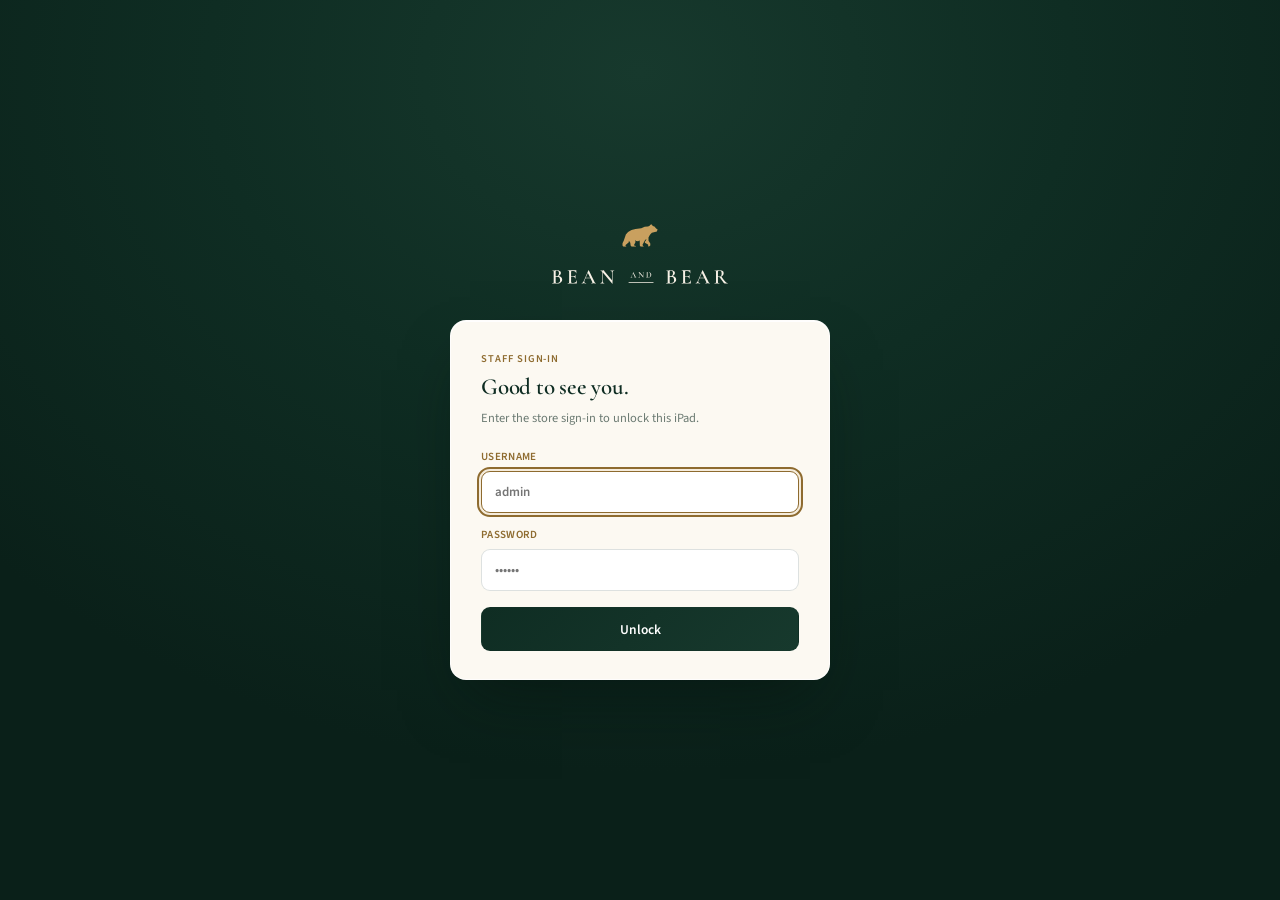
<file: website/ipad/index.html>
<!doctype html>
<html lang="en-GB">
<head>
<meta charset="utf-8">
<title>Bean &amp; Bear — Store</title>
<meta name="viewport" content="width=device-width, initial-scale=1, viewport-fit=cover, maximum-scale=1">
<meta name="apple-mobile-web-app-capable" content="yes">
<meta name="apple-mobile-web-app-status-bar-style" content="black-translucent">
<meta name="robots" content="noindex, nofollow">
<style>
@font-face{font-family:"CG";src:url(../assets/fonts/cg-400.woff2) format("woff2");font-weight:400;font-style:normal;font-display:swap}
@font-face{font-family:"CG";src:url(../assets/fonts/cg-500.woff2) format("woff2");font-weight:500;font-style:normal;font-display:swap}
@font-face{font-family:"CG";src:url(../assets/fonts/cg-600.woff2) format("woff2");font-weight:600;font-style:normal;font-display:swap}
@font-face{font-family:"CG";src:url(../assets/fonts/cg-500i.woff2) format("woff2");font-weight:500;font-style:italic;font-display:swap}
@font-face{font-family:"SS";src:url(../assets/fonts/ss-400.woff2) format("woff2");font-weight:400;font-display:swap}
@font-face{font-family:"SS";src:url(../assets/fonts/ss-600.woff2) format("woff2");font-weight:600;font-display:swap}

:root{
  --forest:#0F2D23; --forest2:#17392D; --deep:#0A2019;
  --cream:#F7F1E6; --cream2:#F0E8D8; --card:#FCF9F2;
  --gold:#C9A05F; --gold-lt:#DDBF8A; --gold-tx:#8E6B2F;
  --ink:#1C2A22; --muted:#6b7a72; --dim:#98a69d;
  --line:rgba(15,45,35,.14); --line-strong:rgba(15,45,35,.28);
  --green:#3f7d53; --amber:#b8792f; --red:#b14a3a;
  --serif:"CG","Cormorant Garamond",Georgia,serif;
  --sans:"SS","Source Sans 3",system-ui,-apple-system,sans-serif;
  --sidebar-w:232px;
}
*,*::before,*::after{box-sizing:border-box}
*{margin:0}
html,body{height:100%}
body{
  font-family:var(--sans);color:var(--ink);line-height:1.45;-webkit-font-smoothing:antialiased;
  background:radial-gradient(ellipse 1500px 1000px at 18% -5%,#fffdf8 0%,#faf5ea 52%,#f3ecdb 100%);
  overscroll-behavior:none;
}
img{display:block;max-width:100%}
a{color:inherit}
button,input,select{font:inherit;color:inherit}
:focus-visible{outline:2px solid var(--gold-tx);outline-offset:2px}
::-webkit-scrollbar{width:9px;height:9px}
::-webkit-scrollbar-thumb{background:rgba(15,45,35,.2);border-radius:99px}

/* ---------- ambient ---------- */
.ambient{position:fixed;inset:0;z-index:0;overflow:hidden;pointer-events:none}
.blob{position:absolute;border-radius:999px;filter:blur(80px)}
.blob.b1{width:560px;height:560px;top:-180px;left:-140px;background:radial-gradient(circle,var(--gold),transparent 70%);opacity:.14}
.blob.b2{width:620px;height:620px;top:0;right:-220px;background:radial-gradient(circle,var(--forest),transparent 70%);opacity:.08}

.sweep{position:fixed;top:0;left:0;height:3px;width:0;z-index:400;pointer-events:none;
  background:linear-gradient(90deg,var(--gold),var(--forest2),var(--gold-lt));box-shadow:0 0 14px 1px rgba(201,160,95,.5)}
.sweep.run{animation:sweep .7s cubic-bezier(.22,1,.36,1)}
@keyframes sweep{0%{width:0;opacity:1}55%{width:100%;opacity:1}100%{width:100%;opacity:0}}

/* ---------- shell ---------- */
.shell{position:relative;z-index:1;display:flex;min-height:100vh}
.sidebar{
  width:var(--sidebar-w);flex-shrink:0;padding:20px 14px;display:flex;flex-direction:column;gap:22px;
  position:sticky;top:0;height:100vh;
  background:linear-gradient(185deg,rgba(15,45,35,.97),rgba(10,32,25,.98));
  color:var(--cream);box-shadow:8px 0 32px -18px rgba(10,32,25,.5);
}
.brand{display:flex;align-items:center;gap:10px;padding:2px 6px 0}
.brand .mark{width:32px;flex-shrink:0;display:grid;place-items:center}
.brand .mark img{width:32px;height:auto;display:block}
.brand-text{display:flex;flex-direction:column}
.brand-text img.wordmark{width:134px;height:auto;display:block}

.nav{display:flex;flex-direction:column;gap:2px;position:relative;margin-top:4px}
.nav-indicator{position:absolute;left:0;right:0;height:42px;top:0;background:rgba(201,160,95,.14);
  border:1px solid rgba(201,160,95,.38);border-radius:9px;
  transition:transform .34s cubic-bezier(.22,1,.36,1),opacity .2s ease;pointer-events:none;z-index:0;opacity:0}
.nav-item{display:flex;align-items:center;gap:11px;height:42px;padding:0 11px;border-radius:9px;border:1px solid transparent;
  background:none;cursor:pointer;color:rgba(247,241,230,.62);font-size:13.5px;font-weight:600;text-align:left;width:100%;
  position:relative;z-index:1;transition:color .2s ease,transform .15s ease}
.nav-item svg{width:17px;height:17px;flex-shrink:0;transition:transform .25s cubic-bezier(.34,1.56,.64,1)}
.nav-item:hover{color:var(--cream)}
.nav-item:active{transform:scale(.97)}
.nav-item.active{color:#fff}
.nav-item.active svg{color:var(--gold-lt);transform:scale(1.08)}
.nav-count{margin-left:auto;font-size:10.5px;font-weight:700;background:rgba(255,255,255,.1);padding:1px 7px;border-radius:99px;color:var(--gold-lt)}

.whoami{margin-top:auto;display:flex;flex-direction:column;gap:8px}
.whoami-label{font-size:10px;letter-spacing:.08em;text-transform:uppercase;color:rgba(247,241,230,.45);padding:0 6px;font-weight:700}
.whoami-btn{display:flex;align-items:center;gap:9px;padding:8px 9px;border-radius:9px;background:rgba(255,255,255,.06);
  border:1px solid rgba(255,255,255,.1);cursor:pointer;width:100%;text-align:left}
.whoami-avatar{width:28px;height:28px;border-radius:999px;display:grid;place-items:center;font-size:11px;font-weight:700;color:#fff;flex-shrink:0}
.whoami-name{font-size:12.5px;font-weight:600;color:var(--cream)}
.whoami-role{font-size:10px;color:rgba(247,241,230,.5)}
.whoami-menu{display:none;position:absolute;bottom:calc(100% + 6px);left:0;right:0;background:rgba(10,32,25,.98);
  border:1px solid rgba(255,255,255,.12);border-radius:10px;padding:5px;box-shadow:0 16px 36px -12px rgba(0,0,0,.5);z-index:50}
.whoami-wrap{position:relative}
.whoami-wrap.open .whoami-menu{display:block}
.whoami-opt{display:flex;align-items:center;gap:9px;width:100%;padding:7px 8px;border-radius:7px;background:none;border:none;cursor:pointer;color:var(--cream);font-size:12.5px;text-align:left}
.whoami-opt:hover{background:rgba(255,255,255,.08)}
.whoami-opt .whoami-avatar{width:22px;height:22px;font-size:9.5px}

.main{flex:1;min-width:0;padding:34px clamp(24px,3.4vw,56px) 72px}
.main .view{max-width:1580px;margin-left:auto;margin-right:auto}

/* ---------- page head ---------- */
.page-head{display:flex;align-items:flex-end;justify-content:space-between;gap:14px;flex-wrap:wrap;margin-bottom:28px}
.eyebrow{font-size:10.5px;letter-spacing:.09em;text-transform:uppercase;color:var(--gold-tx);font-weight:700}
.page-head h1{font-family:var(--serif);font-weight:600;font-size:28px;letter-spacing:-.01em;margin-top:5px;color:var(--forest)}
.page-head .sub{font-size:12.5px;color:var(--muted);margin-top:4px}
.head-actions{display:flex;gap:8px;flex-wrap:wrap;align-items:center}

/* ---------- buttons / inputs ---------- */
.btn,.btn-ghost,.btn-danger{display:inline-flex;align-items:center;justify-content:center;gap:7px;height:38px;padding:0 15px;
  border-radius:9px;font-size:13px;font-weight:600;cursor:pointer;border:1px solid transparent;white-space:nowrap;font-family:inherit}
.btn svg,.btn-ghost svg{width:14px;height:14px}
.btn{background:linear-gradient(135deg,var(--forest),var(--forest2));color:#fff}
.btn:hover{opacity:.93}
.btn:active{transform:scale(.97)}
.btn-ghost{background:#fff;border-color:var(--line);color:var(--forest)}
.btn-ghost:hover{border-color:var(--line-strong);background:var(--cream)}
.field{height:38px;padding:0 13px;border-radius:9px;border:1px solid var(--line);background:#fff;font-size:13px;min-width:0}
.field:focus{border-color:var(--gold-tx);box-shadow:0 0 0 3px rgba(201,160,95,.15)}
.search-wrap{position:relative}
.search-wrap svg{position:absolute;left:11px;top:50%;transform:translateY(-50%);width:14px;height:14px;color:var(--dim)}
.search-wrap input{padding-left:32px;width:220px}

.pill-tabs{display:flex;gap:3px;padding:3px;border-radius:999px;background:var(--cream2);border:1px solid var(--line)}
.pill-tab{height:30px;padding:0 14px;border-radius:999px;border:none;background:none;font-size:12.5px;font-weight:600;color:var(--muted);cursor:pointer;font-family:inherit}
.pill-tab.active{background:var(--forest);color:#fff}

.chip{display:inline-flex;align-items:center;gap:5px;height:22px;padding:0 9px;border-radius:999px;font-size:10.5px;font-weight:700;
  border:1px solid var(--line);background:var(--cream2);color:var(--muted);white-space:nowrap}
.chip.gold{background:rgba(201,160,95,.16);border-color:rgba(201,160,95,.4);color:var(--gold-tx)}
.chip.red{background:rgba(177,74,58,.1);border-color:rgba(177,74,58,.3);color:var(--red)}

/* ---------- cards / grid ---------- */
.card{background:rgba(255,255,255,.74);backdrop-filter:blur(18px) saturate(160%);-webkit-backdrop-filter:blur(18px) saturate(160%);
  border:1px solid rgba(255,255,255,.75);border-radius:16px;box-shadow:0 1px 0 rgba(255,255,255,.8) inset,0 16px 34px -24px rgba(15,45,35,.35)}
.grid{display:grid;gap:18px}
.cols-2{grid-template-columns:1.15fr 1fr}
.cols-3{grid-template-columns:repeat(3,1fr)}
.cols-4{grid-template-columns:repeat(4,1fr)}
@media (max-width:980px){.cols-2,.cols-3{grid-template-columns:1fr}.cols-4{grid-template-columns:repeat(2,1fr)}}

.stat{padding:19px 21px}
.stat-value{font-family:var(--serif);font-size:25px;font-weight:600;letter-spacing:-.01em;margin-top:5px;color:var(--forest);font-variant-numeric:tabular-nums}
.stat-hint{font-size:11px;color:var(--dim);margin-top:3px}
.stat.clickable{cursor:pointer;transition:transform .2s ease,box-shadow .2s ease}
.stat.clickable:hover{transform:translateY(-2px);box-shadow:0 16px 30px -18px rgba(15,45,35,.4)}
.stat.clickable .stat-hint .go{color:var(--gold-tx);font-weight:700}

.empty{border:1px dashed var(--line-strong);border-radius:12px;padding:30px;text-align:center;color:var(--muted);font-size:13px}

/* ---------- views ---------- */
.view{display:none;opacity:0;transform:translateY(12px) scale(.985);filter:blur(4px)}
.view.active{display:block}
.view.active.in{opacity:1;transform:none;filter:none;transition:opacity .44s cubic-bezier(.22,1,.36,1),transform .48s cubic-bezier(.22,1,.36,1),filter .38s ease}
.view.active.out{opacity:0 !important;transform:translateY(-6px) scale(.99) !important;filter:blur(3px) !important;transition:opacity .12s ease,transform .12s ease,filter .12s ease}

.anim-fade{opacity:0;transform:translateY(5px);transition:opacity .4s ease,transform .4s cubic-bezier(.22,1,.36,1)}
.anim-fade.in{opacity:1;transform:none}
.anim-pop{opacity:0;transform:scale(.6);transition:opacity .35s ease,transform .4s cubic-bezier(.34,1.56,.64,1)}
.anim-pop.in{opacity:1;transform:scale(1)}
.bar-fill{transition:width .85s cubic-bezier(.16,1,.3,1)}

/* ---------- Overview ---------- */
.ring-wrap{position:relative;width:118px;height:118px;flex-shrink:0}
.ring-wrap .num{position:absolute;inset:0;display:flex;flex-direction:column;align-items:center;justify-content:center}
.ring-wrap .num b{font-family:var(--serif);font-size:25px;font-weight:600;color:var(--forest)}
.ring-wrap .num span{font-size:9px;letter-spacing:.08em;text-transform:uppercase;color:var(--dim)}
.today-card{padding:24px;display:flex;gap:22px;align-items:center}
.today-detail{flex:1;min-width:0}
.today-detail .delta{color:var(--green);font-weight:700}

.on-now-row{display:flex;align-items:center;gap:11px;padding:10px 4px;border-bottom:1px solid var(--line)}
.on-now-row:last-child{border-bottom:none}
.avatar{width:32px;height:32px;border-radius:999px;display:grid;place-items:center;font-size:11px;font-weight:700;color:#fff;flex-shrink:0}
.on-now-meta .name{font-weight:700;font-size:13px}
.on-now-meta .sub{font-size:11px;color:var(--muted)}

.mini-list{padding:0}
.mini-list .head{display:flex;align-items:center;justify-content:space-between;padding:13px 16px 9px}
.mini-row{display:flex;align-items:center;gap:11px;padding:9px 16px;border-top:1px solid var(--line);font-size:12.5px}
.mini-row .mi{width:30px;height:30px;border-radius:8px;display:grid;place-items:center;flex-shrink:0;background:var(--cream2)}
.mini-row .mi svg{width:14px;height:14px;color:var(--gold-tx)}
.mini-row .meta{flex:1;min-width:0}
.mini-row .meta b{display:block;font-size:12.5px}
.mini-row .meta span{font-size:11px;color:var(--dim)}

/* ---------- Recipes ---------- */
.recipe-grid{display:grid;grid-template-columns:repeat(auto-fill,minmax(168px,1fr));gap:13px}
.recipe-card{display:flex;flex-direction:column;border-radius:14px;overflow:hidden;cursor:pointer;background:var(--cream2);
  border:1px solid rgba(255,255,255,.7);transition:transform .2s ease,box-shadow .2s ease}
.recipe-card:hover{transform:translateY(-2px);box-shadow:0 16px 30px -18px rgba(15,45,35,.4)}
.recipe-photo{aspect-ratio:4/3;background:var(--cream2);overflow:hidden}
.recipe-photo img{width:100%;height:100%;object-fit:cover}
.recipe-body{padding:10px 11px 12px}
.recipe-name{font-family:var(--serif);font-weight:600;font-size:14.5px;color:var(--forest)}
.recipe-tag{font-size:10.5px;font-style:italic;color:var(--muted);margin-top:2px}

.drawer-backdrop{position:fixed;inset:0;background:rgba(10,32,25,.4);backdrop-filter:blur(2px);z-index:490;opacity:0;pointer-events:none;transition:opacity .3s ease}
.drawer-backdrop.show{opacity:1;pointer-events:auto}
.drawer{position:fixed;top:0;right:0;bottom:0;width:min(560px,92vw);background:var(--card);z-index:500;
  box-shadow:-20px 0 50px -20px rgba(10,32,25,.5);transform:translateX(100%);transition:transform .4s cubic-bezier(.22,1,.36,1);
  overflow-y:auto}
.drawer.show{transform:translateX(0)}
.drawer.wide{width:min(900px,94vw)}
.drawer-hero{aspect-ratio:16/8;background:var(--cream2);position:relative}
.drawer-hero img{width:100%;height:100%;object-fit:cover}
.drawer-close{position:absolute;top:14px;right:14px;width:34px;height:34px;border-radius:999px;background:rgba(10,32,25,.55);
  color:#fff;border:none;display:grid;place-items:center;cursor:pointer;backdrop-filter:blur(6px)}
.drawer-close.plain{background:rgba(15,45,35,.08);color:var(--forest);backdrop-filter:none}
.drawer-close svg{width:16px;height:16px}
.drawer-body{padding:22px 26px 40px}
.txn-head{position:relative;padding:22px 26px 18px;border-bottom:1px solid var(--line)}
.txn-head h2{font-family:var(--serif);font-weight:600;font-size:24px;color:var(--forest);margin-top:3px}
.txn-summary{display:flex;gap:22px;margin-top:16px;flex-wrap:wrap}
.txn-summary b{display:block;font-family:var(--serif);font-size:19px;font-weight:600;color:var(--forest);font-variant-numeric:tabular-nums}
.txn-summary span{font-size:10px;letter-spacing:.05em;text-transform:uppercase;color:var(--dim)}
.txn-pay{display:inline-block;font-size:10px;font-weight:700;padding:3px 9px;border-radius:999px;white-space:nowrap}
.txn-pay.card{background:rgba(15,45,35,.08);color:var(--forest)}
.txn-pay.apple{background:rgba(201,160,95,.18);color:var(--gold-tx)}
.txn-pay.cash{background:rgba(63,125,83,.14);color:var(--green)}
.txn-body{padding:4px 26px 34px}
.drawer-body h2{font-family:var(--serif);font-weight:600;font-size:26px;color:var(--forest)}
.drawer-body .tagline{font-style:italic;color:var(--gold-tx);font-size:14px;margin-top:3px}
.drawer-body .story{margin:14px 0;font-size:13.5px;line-height:1.65;color:var(--ink)}
.brief-box{border-left:3px solid var(--gold);padding:4px 0 4px 14px;margin:16px 0;font-style:italic;color:var(--forest);font-size:13px}
.brief-box .lbl{display:block;font-style:normal;font-weight:700;font-size:10.5px;letter-spacing:.06em;text-transform:uppercase;color:var(--gold-tx);margin-bottom:3px}
.drawer-body h3{font-family:var(--serif);font-weight:600;font-size:17px;color:var(--forest);margin:22px 0 10px}
.group-label{font-size:10.5px;letter-spacing:.05em;text-transform:uppercase;color:var(--gold-tx);margin:12px 0 5px}
.ing-grid{display:grid;grid-template-columns:1fr 1fr;gap:1px 14px}
.ing-row{display:flex;gap:9px;padding:6px 0;border-bottom:1px solid var(--line);font-size:12.5px}
.ing-qty{min-width:4.2rem;font-weight:700;color:var(--forest);flex-shrink:0}
@media (max-width:460px){.ing-grid{grid-template-columns:1fr}}
.method-steps{display:flex;flex-direction:column;gap:9px}
.method-step{display:flex;gap:12px;align-items:flex-start;padding:11px 12px;border-radius:10px;background:var(--cream2);
  border:1px solid var(--line);cursor:pointer;transition:background .18s ease,opacity .18s ease}
.method-step.done{opacity:.5}
.method-step .snum{width:24px;height:24px;border-radius:999px;background:var(--forest);color:#fff;font-size:11.5px;font-weight:700;
  display:grid;place-items:center;flex-shrink:0}
.method-step.done .snum{background:var(--green)}
.method-step .stext{font-size:13px;line-height:1.5;padding-top:2px}

/* ---------- Recipe (full page, not a dismissable overlay) ----------
   Deliberately a full page rather than a side drawer: there is no
   backdrop to tap, so a messy hand mid-recipe can't close it by
   accident. The only way out is the labelled Close button. */
.recipe-page{position:fixed;inset:0;z-index:700;background:var(--cream);overflow-y:auto;
  -webkit-overflow-scrolling:touch;opacity:0;visibility:hidden;transform:translateY(18px) scale(.98);filter:blur(8px);
  transition:opacity .4s cubic-bezier(.22,1,.36,1),transform .45s cubic-bezier(.22,1,.36,1),filter .35s ease,visibility 0s linear .4s}
.recipe-page.show{opacity:1;visibility:visible;transform:none;filter:none;
  transition:opacity .4s cubic-bezier(.22,1,.36,1),transform .45s cubic-bezier(.22,1,.36,1),filter .35s ease,visibility 0s linear 0s}
.rp-topbar{position:sticky;top:0;z-index:2;display:flex;align-items:center;justify-content:space-between;gap:12px;
  padding:16px 28px;background:rgba(252,249,242,.92);backdrop-filter:blur(14px);-webkit-backdrop-filter:blur(14px);border-bottom:1px solid var(--line)}
.rp-close{display:inline-flex;align-items:center;gap:8px;height:40px;padding:0 17px 0 12px;border-radius:999px;
  border:1px solid var(--line);background:#fff;color:var(--forest);font-size:13px;font-weight:700;cursor:pointer;font-family:inherit}
.rp-close:hover{border-color:var(--line-strong);background:var(--cream2)}
.rp-close svg{width:16px;height:16px}
.rp-body{max-width:1240px;margin:0 auto;padding:32px 28px 70px;display:grid;grid-template-columns:380px 1fr;gap:44px;align-items:start}
.rp-side{position:sticky;top:88px}
.rp-hero{aspect-ratio:4/3;border-radius:16px;overflow:hidden;background:var(--cream2);box-shadow:0 20px 40px -24px rgba(15,45,35,.4)}
.rp-hero img{width:100%;height:100%;object-fit:cover}
.rp-side .ing-grid{grid-template-columns:1fr}
.rp-main h3{font-size:19px}
.rp-main .method-steps{gap:11px}
.rp-main .method-step{padding:15px 17px}
.rp-main .method-step .stext{font-size:14.5px;line-height:1.55}
.rp-main .method-step .snum{width:27px;height:27px;font-size:12.5px}
@media (max-width:980px){
  .rp-body{grid-template-columns:1fr;padding:24px 20px 60px;gap:0}
  .rp-side{position:static}
}

/* ---------- Roster ---------- */
.roster-toolbar{display:flex;align-items:center;gap:8px;flex-wrap:wrap}
.nav-arrow{width:38px;height:38px;padding:0;flex-shrink:0}
.nav-arrow svg{width:15px;height:15px}
.roster-nav{display:flex;align-items:center;gap:6px}
.roster-nav [disabled]{opacity:.32;cursor:not-allowed;pointer-events:none}

.roster-grid{display:grid;grid-template-columns:repeat(7,1fr);gap:9px}
@media (max-width:980px){.roster-grid{grid-template-columns:repeat(4,1fr)}}
.roster-day{display:flex;flex-direction:column;gap:7px}
.roster-day-head{text-align:center;padding:5px 0}
.roster-day-head b{display:block;font-family:var(--serif);font-weight:600;color:var(--forest);font-size:14px}
.roster-day-head span{font-size:10px;color:var(--dim)}
.roster-day.today .roster-day-head b{color:var(--gold-tx)}
.shift-cell{border-radius:11px;padding:9px 9px 10px;min-height:76px;display:flex;flex-direction:column;gap:5px;border:1px solid var(--line);background:rgba(255,255,255,.6)}
.shift-cell .stime{font-size:9.5px;letter-spacing:.04em;text-transform:uppercase;color:var(--dim);font-weight:700}
.shift-cell.filled{background:var(--cream2)}
.shift-cell .who{display:flex;align-items:center;gap:7px;margin-top:2px}
.shift-cell .who .avatar{width:24px;height:24px;font-size:9.5px}
.shift-cell .who .wn{font-size:11.5px;font-weight:700;color:var(--forest)}
.shift-cell.open{border-style:dashed;border-color:var(--line-strong)}
.shift-btn{margin-top:3px;height:26px;border-radius:7px;border:1px solid var(--gold);background:rgba(201,160,95,.12);
  color:var(--gold-tx);font-size:10.5px;font-weight:700;cursor:pointer;font-family:inherit}
.shift-btn:hover{background:rgba(201,160,95,.22)}
.shift-cell.mine{border-color:var(--green);box-shadow:0 0 0 1px var(--green) inset}

.hours-row{display:grid;grid-template-columns:110px 1fr 46px;align-items:center;gap:10px;font-size:12px;padding:6px 0}
.hours-row .label{color:var(--forest);font-weight:600;display:flex;align-items:center;gap:7px}
.hours-row .val{text-align:right;color:var(--muted);font-variant-numeric:tabular-nums}
.track{height:7px;border-radius:999px;background:var(--cream2);overflow:hidden}

/* ---------- Roster: month calendar ---------- */
.cal-grid{display:grid;grid-template-columns:repeat(7,1fr);gap:8px}
.cal-grid.cal-head{margin-bottom:2px}
.cal-weekday{text-align:center;font-size:10px;font-weight:700;letter-spacing:.06em;text-transform:uppercase;color:var(--gold-tx);padding:4px 0}
.cal-day{min-height:92px;border-radius:12px;border:1px solid var(--line);background:rgba(255,255,255,.6);
  padding:9px 10px;display:flex;flex-direction:column;cursor:pointer;transition:transform .16s ease,box-shadow .16s ease,border-color .16s ease}
.cal-day:hover{transform:translateY(-2px);box-shadow:0 14px 26px -18px rgba(15,45,35,.4);border-color:var(--line-strong)}
.cal-day.outside{opacity:.38}
.cal-day.today{border-color:var(--gold);box-shadow:0 0 0 1px var(--gold) inset}
.cal-day .dnum{font-family:var(--serif);font-weight:600;color:var(--forest);font-size:14px}
.cal-day .dhours{font-size:10px;color:var(--dim);margin-top:2px}
.cal-day .dots{display:flex;gap:4px;margin-top:auto;padding-top:8px}
.cal-dot{width:7px;height:7px;border-radius:999px;background:var(--line-strong);display:inline-block}
.cal-dot.filled{background:var(--gold)}
@media (max-width:860px){.cal-day{min-height:68px;padding:7px 8px}.cal-day .dnum{font-size:12.5px}}

/* ---------- Roster: year grid ---------- */
.year-grid{display:grid;grid-template-columns:repeat(4,1fr);gap:16px}
@media (max-width:1200px){.year-grid{grid-template-columns:repeat(3,1fr)}}
@media (max-width:760px){.year-grid{grid-template-columns:repeat(2,1fr)}}
.month-card{padding:17px 19px;cursor:pointer;transition:transform .2s ease,box-shadow .2s ease}
.month-card:hover{transform:translateY(-3px);box-shadow:0 18px 32px -20px rgba(15,45,35,.42)}
.month-card h4{font-family:var(--serif);font-weight:600;font-size:16.5px;color:var(--forest)}
.month-heat{display:grid;grid-template-columns:repeat(7,1fr);gap:3px;margin:12px 0}
.heat-cell{width:100%;aspect-ratio:1;border-radius:3px;background:rgba(201,160,95,.12)}
.heat-cell.l1{background:rgba(201,160,95,.28)}
.heat-cell.l2{background:rgba(201,160,95,.52)}
.heat-cell.l3{background:rgba(201,160,95,.78)}
.heat-cell.l4{background:var(--gold-tx)}
.month-card .mstat{font-size:11.5px;color:var(--muted)}

table.data{width:100%;border-collapse:collapse;font-size:12.5px}
table.data th{text-align:left;font-weight:700;color:var(--gold-tx);text-transform:uppercase;font-size:10px;letter-spacing:.05em;
  padding:8px 10px;border-bottom:2px solid var(--line)}
table.data td{padding:9px 10px;border-bottom:1px solid var(--line);vertical-align:middle}
table.data tbody tr:hover{background:rgba(201,160,95,.07)}

/* ---------- Inventory ---------- */
.inv-row-main{display:flex;align-items:center;gap:10px}
.inv-bar-wrap{display:flex;align-items:center;gap:8px;min-width:140px}
.inv-bar-wrap .track{flex:1}
.inv-bar-wrap .bar-fill{height:100%;border-radius:999px;background:var(--green)}
.inv-bar-wrap.low .bar-fill{background:var(--red)}
.flag{display:inline-block;background:var(--red);color:#fff;font-size:9.5px;letter-spacing:.03em;text-transform:uppercase;
  padding:2px 7px;border-radius:999px;font-weight:700}

/* ---------- Sales ---------- */
.sales-chart-card{padding:18px 20px}
.legend{display:flex;gap:14px;margin-top:8px;font-size:11px;color:var(--muted)}
.legend span{display:inline-flex;align-items:center;gap:6px}
.dot{width:8px;height:8px;border-radius:999px;display:inline-block}
.chart-tooltip{position:absolute;pointer-events:none;z-index:20;opacity:0;transition:opacity .12s ease;
  background:var(--forest);color:#fff;font-size:11px;padding:7px 10px;border-radius:8px;white-space:nowrap;
  box-shadow:0 10px 24px -8px rgba(0,0,0,.35);transform:translate(-50%,-100%)}
.chart-tooltip.show{opacity:1}

.flavour-row{display:grid;grid-template-columns:22px 1fr 80px;align-items:center;gap:10px;padding:8px 2px;font-size:12.5px}
.flavour-row .rank{font-family:var(--serif);font-weight:600;color:var(--gold-tx);font-size:13px}
.flavour-bar{height:9px;border-radius:999px;background:var(--cream2);overflow:hidden}
.flavour-bar span{display:block;height:100%;border-radius:999px;background:linear-gradient(90deg,var(--gold),var(--gold-tx));width:0}
.flavour-row .scoops{text-align:right;color:var(--muted);font-variant-numeric:tabular-nums}

.threshold-card{padding:18px 20px}
.threshold-bar{height:14px;border-radius:999px;background:var(--cream2);overflow:hidden;margin-top:12px;position:relative}
.threshold-bar .fill{height:100%;border-radius:999px;background:linear-gradient(90deg,var(--forest),var(--forest2));width:0;transition:width 1s cubic-bezier(.16,1,.3,1)}
.threshold-mark{position:absolute;top:-4px;bottom:-4px;width:2px;background:var(--gold-tx)}

/* ---------- toast ---------- */
.toast-wrap{position:fixed;left:50%;bottom:26px;transform:translateX(-50%) translateY(16px);z-index:900;opacity:0;
  pointer-events:none;transition:opacity .25s ease,transform .25s ease}
.toast-wrap.show{opacity:1;transform:translateX(-50%) translateY(0)}
.toast{display:flex;align-items:center;gap:9px;background:var(--forest);color:#fff;padding:12px 18px;border-radius:999px;
  font-size:13px;font-weight:600;box-shadow:0 16px 36px -12px rgba(10,32,25,.5)}
.toast svg{width:15px;height:15px;color:var(--gold-lt);flex-shrink:0}

/* ---------- modal ---------- */
.modal-backdrop{position:fixed;inset:0;background:rgba(10,32,25,.4);z-index:590;display:none;align-items:center;justify-content:center;padding:20px}
.modal-backdrop.show{display:flex}
.modal{background:var(--card);border-radius:16px;width:min(420px,100%);padding:22px;box-shadow:0 30px 60px -20px rgba(10,32,25,.5)}
.modal h3{font-family:var(--serif);font-weight:600;font-size:19px;color:var(--forest);margin-bottom:14px}
.modal .stack{display:flex;flex-direction:column;gap:11px}
.modal label{font-size:11.5px;font-weight:700;color:var(--forest);display:flex;flex-direction:column;gap:5px}
.modal .field{width:100%}
.modal-actions{display:flex;gap:8px;margin-top:16px;justify-content:flex-end}

/* ---------- bottom nav (narrow / portrait) ---------- */
.bottom-nav{display:none}
@media (max-width:860px){
  .sidebar{display:none}
  .main{padding:18px 14px 90px}
  .bottom-nav{display:flex;position:fixed;left:0;right:0;bottom:0;z-index:300;background:rgba(15,45,35,.97);
    backdrop-filter:blur(16px);padding:8px 6px calc(8px + env(safe-area-inset-bottom,0px));justify-content:space-around}
  .bottom-nav button{display:flex;flex-direction:column;align-items:center;gap:3px;background:none;border:none;color:rgba(247,241,230,.6);
    font-size:9.5px;font-weight:700;cursor:pointer;padding:4px 6px}
  .bottom-nav button.active{color:var(--gold-lt)}
  .bottom-nav svg{width:19px;height:19px}
}

/* ---------- login ---------- */
.login-screen{position:fixed;inset:0;z-index:1000;display:flex;align-items:center;justify-content:center;padding:24px;
  background:radial-gradient(ellipse 900px 700px at 50% 8%,var(--forest2) 0%,var(--forest) 48%,var(--deep) 100%);
  transition:opacity .5s cubic-bezier(.22,1,.36,1),visibility 0s linear 0s}
.login-screen.hide{opacity:0;visibility:hidden;pointer-events:none;transition:opacity .4s ease,visibility 0s linear .4s}
.login-wrap{width:min(380px,100%);display:flex;flex-direction:column;align-items:center;gap:28px}
.login-brand{display:flex;flex-direction:column;align-items:center;gap:11px;text-align:center}
.login-brand .mark-icon{width:44px;height:auto;display:block}
.login-brand .wordmark{width:192px;height:auto;display:block}
.login-card{width:100%;padding:30px 30px 28px;background:var(--card);backdrop-filter:none;-webkit-backdrop-filter:none;
  box-shadow:0 1px 0 rgba(255,255,255,.9) inset,0 30px 60px -20px rgba(5,18,13,.55)}
.login-card .eyebrow{color:var(--gold-tx)}
.login-card h1{font-family:var(--serif);font-weight:600;font-size:23px;color:var(--forest);margin-top:5px;letter-spacing:-.01em}
.login-card .sub{font-size:12.5px;color:var(--muted);margin-top:5px}
.login-form{display:flex;flex-direction:column;gap:14px;margin-top:22px}
.login-form label{font-size:11px;font-weight:700;letter-spacing:.03em;text-transform:uppercase;color:var(--gold-tx);display:flex;flex-direction:column;gap:6px}
.login-form .field{width:100%;height:42px}
.login-error{font-size:12px;color:var(--red);font-weight:600;display:none;align-items:center;gap:6px}
.login-error.show{display:flex}
.login-error svg{width:14px;height:14px;flex-shrink:0}
.login-submit{width:100%;height:44px;margin-top:2px;font-size:13.5px}
.login-card.shake{animation:loginShake .42s cubic-bezier(.36,.07,.19,.97)}
@keyframes loginShake{10%,90%{transform:translateX(-1px)}20%,80%{transform:translateX(3px)}30%,50%,70%{transform:translateX(-6px)}40%,60%{transform:translateX(6px)}}
.whoami-divider{height:1px;background:rgba(255,255,255,.1);margin:5px 2px}
.whoami-opt.lock{color:var(--gold-lt)}
.whoami-opt.lock svg{width:15px;height:15px;flex-shrink:0}
</style>
</head>
<body>

<svg width="0" height="0" style="position:absolute" aria-hidden="true">
  <defs><linearGradient id="goldg" x1="0" y1="0" x2="0" y2="1">
    <stop offset="0" stop-color="#EDD6A2"/><stop offset=".6" stop-color="#D0A863"/><stop offset="1" stop-color="#C39A55"/>
  </linearGradient></defs>
</svg>

<div class="ambient" aria-hidden="true"><span class="blob b1"></span><span class="blob b2"></span></div>
<div class="sweep" id="sweep"></div>

<div class="login-screen" id="login-screen">
  <div class="login-wrap">
    <div class="login-brand">
      <img class="mark-icon" src="../assets/logo/icon-gold-dark-transparent.svg" alt="">
      <img class="wordmark" src="../assets/logo/wordmark-only-dark-transparent.svg" alt="Bean and Bear">
    </div>
    <div class="card login-card">
      <div class="eyebrow">Staff sign-in</div>
      <h1>Good to see you.</h1>
      <div class="sub">Enter the store sign-in to unlock this iPad.</div>
      <form class="login-form" id="login-form" autocomplete="off">
        <label>Username<input class="field" id="login-user" placeholder="admin" autocomplete="username"></label>
        <label>Password<input class="field" id="login-pass" type="password" placeholder="••••••" autocomplete="current-password"></label>
        <div class="login-error" id="login-error">
          <svg viewBox="0 0 24 24" fill="none" stroke="currentColor" stroke-width="2" stroke-linecap="round" stroke-linejoin="round"><path d="M12 9v4M12 17h.01"/><path d="M10.3 3.9 1.8 18a2 2 0 0 0 1.7 3h17a2 2 0 0 0 1.7-3L13.7 3.9a2 2 0 0 0-3.4 0Z"/></svg>
          <span id="login-error-text">That username or password isn't right.</span>
        </div>
        <button class="btn login-submit" type="submit">Unlock</button>
      </form>
    </div>
  </div>
</div>

<div class="shell">
  <aside class="sidebar">
    <div class="brand">
      <span class="mark"><img src="../assets/logo/icon-gold-dark-transparent.svg" alt=""></span>
      <div class="brand-text">
        <img class="wordmark" src="../assets/logo/wordmark-only-dark-transparent.svg" alt="Bean and Bear">
      </div>
    </div>

    <nav class="nav">
      <span class="nav-indicator" id="nav-indicator"></span>
      <button class="nav-item active" data-view="overview">
        <svg viewBox="0 0 24 24" fill="none" stroke="currentColor" stroke-width="2" stroke-linecap="round" stroke-linejoin="round"><rect width="7" height="7" x="3" y="3" rx="1.5"/><rect width="7" height="7" x="14" y="3" rx="1.5"/><rect width="7" height="7" x="14" y="14" rx="1.5"/><rect width="7" height="7" x="3" y="14" rx="1.5"/></svg>
        Overview
      </button>
      <button class="nav-item" data-view="recipes">
        <svg viewBox="0 0 24 24" fill="none" stroke="currentColor" stroke-width="2" stroke-linecap="round" stroke-linejoin="round"><path d="M4 19.5A2.5 2.5 0 0 1 6.5 17H20"/><path d="M6.5 2H20v20H6.5A2.5 2.5 0 0 1 4 19.5v-15A2.5 2.5 0 0 1 6.5 2z"/></svg>
        Recipes
        <span class="nav-count">42</span>
      </button>
      <button class="nav-item" data-view="roster">
        <svg viewBox="0 0 24 24" fill="none" stroke="currentColor" stroke-width="2" stroke-linecap="round" stroke-linejoin="round"><rect width="18" height="18" x="3" y="4" rx="2"/><path d="M3 10h18M8 2v4M16 2v4"/></svg>
        Roster
      </button>
      <button class="nav-item" data-view="inventory">
        <svg viewBox="0 0 24 24" fill="none" stroke="currentColor" stroke-width="2" stroke-linecap="round" stroke-linejoin="round"><path d="M21 8a2 2 0 0 0-1-1.73l-7-4a2 2 0 0 0-2 0l-7 4A2 2 0 0 0 3 8v8a2 2 0 0 0 1 1.73l7 4a2 2 0 0 0 2 0l7-4A2 2 0 0 0 21 16Z"/><path d="m3.3 7 8.7 5 8.7-5M12 22V12"/></svg>
        Inventory
      </button>
      <button class="nav-item" data-view="sales">
        <svg viewBox="0 0 24 24" fill="none" stroke="currentColor" stroke-width="2" stroke-linecap="round" stroke-linejoin="round"><path d="M3 3v16a2 2 0 0 0 2 2h16"/><path d="M7 16v-4M12 16V8M17 16v-7"/></svg>
        Budgets &amp; Sales
      </button>
    </nav>

    <div class="whoami">
      <span class="whoami-label">Signed in as</span>
      <div class="whoami-wrap" id="whoami-wrap">
        <div class="whoami-menu" id="whoami-menu"></div>
        <button class="whoami-btn" id="whoami-btn">
          <span class="whoami-avatar" id="whoami-avatar"></span>
          <span><span class="whoami-name" id="whoami-name" style="display:block"></span><span class="whoami-role" id="whoami-role"></span></span>
        </button>
      </div>
    </div>
  </aside>

  <main class="main">

    <!-- ===================== OVERVIEW ===================== -->
    <section class="view active" id="view-overview">
      <div class="page-head">
        <div>
          <div class="eyebrow" id="ov-date">Today</div>
          <h1>Good morning, team.</h1>
        </div>
        <div class="head-actions">
          <button class="btn-ghost btn" onclick="goTo('roster')">View roster</button>
          <button class="btn" onclick="goTo('sales')">See today's sales</button>
        </div>
      </div>

      <div class="grid cols-2">
        <div class="card today-card">
          <div class="ring-wrap">
            <svg width="118" height="118" viewBox="0 0 118 118" style="transform:rotate(-90deg)">
              <circle cx="59" cy="59" r="50" fill="none" stroke="var(--cream2)" stroke-width="10"/>
              <circle id="ov-ring" cx="59" cy="59" r="50" fill="none" stroke="url(#goldg)" stroke-width="10" stroke-linecap="round"
                stroke-dasharray="314.2" stroke-dashoffset="314.2" data-offset="90" style="transition:stroke-dashoffset 1.1s cubic-bezier(.16,1,.3,1)"/>
            </svg>
            <div class="num"><b id="ov-ring-num" data-count="71">0</b><span>vs plan</span></div>
          </div>
          <div class="today-detail">
            <div class="eyebrow">Today's takings so far</div>
            <div class="stat-value" style="margin-top:4px" id="ov-today-sales">£0</div>
            <div class="stat-hint"><span class="delta">▲ 12%</span> on this day last week</div>
          </div>
        </div>

        <div class="card">
          <div class="mini-list">
            <div class="head"><span class="eyebrow">On shift now</span><span class="chip gold" id="ov-onshift-count">0 today</span></div>
            <div id="ov-onshift"></div>
          </div>
        </div>
      </div>

      <div class="grid cols-4" style="margin-top:14px">
        <div class="card stat"><div class="eyebrow">Today</div><div class="stat-value" id="stat-today">£0</div><div class="stat-hint">so far</div></div>
        <div class="card stat"><div class="eyebrow">This week</div><div class="stat-value" id="stat-week">£0</div><div class="stat-hint">Mon – today</div></div>
        <div class="card stat"><div class="eyebrow">This month</div><div class="stat-value" id="stat-month">£0</div><div class="stat-hint" id="stat-month-label">October</div></div>
        <div class="card stat"><div class="eyebrow">Low stock</div><div class="stat-value" id="stat-lowstock" style="color:var(--red)">0</div><div class="stat-hint">ingredients to reorder</div></div>
      </div>

      <div class="grid cols-2" style="margin-top:14px">
        <div class="card mini-list">
          <div class="head"><span class="eyebrow">Recent deliveries</span><a class="chip" style="cursor:pointer" onclick="goTo('inventory')">Inventory →</a></div>
          <div id="ov-deliveries"></div>
        </div>
        <div class="card mini-list">
          <div class="head"><span class="eyebrow">Needs reordering</span><a class="chip red" style="cursor:pointer" onclick="goTo('inventory')">View all →</a></div>
          <div id="ov-lowstock"></div>
        </div>
      </div>
    </section>

    <!-- ===================== RECIPES ===================== -->
    <section class="view" id="view-recipes">
      <div class="page-head">
        <div>
          <div class="eyebrow">39 flavours, with stories and method</div>
          <h1>Recipes &amp; process</h1>
        </div>
        <div class="head-actions">
          <div class="search-wrap">
            <svg viewBox="0 0 24 24" fill="none" stroke="currentColor" stroke-width="2" stroke-linecap="round" stroke-linejoin="round"><circle cx="11" cy="11" r="8"/><path d="m21 21-4.3-4.3"/></svg>
            <input class="field" id="recipe-search" placeholder="Search flavours…" oninput="renderRecipes()">
          </div>
        </div>
      </div>
      <div class="pill-tabs" id="recipe-filters" style="margin-bottom:16px">
        <button class="pill-tab active" data-cat="all">All</button>
        <button class="pill-tab" data-cat="signature">Signature</button>
        <button class="pill-tab" data-cat="choc">Chocolate</button>
        <button class="pill-tab" data-cat="fruit">Fruit</button>
        <button class="pill-tab" data-cat="pud">Pudding-inspired</button>
      </div>
      <div class="recipe-grid" id="recipe-grid"></div>
    </section>

    <!-- ===================== ROSTER ===================== -->
    <section class="view" id="view-roster">
      <div class="page-head">
        <div>
          <div class="eyebrow" id="roster-period-label">Week of 12 Oct</div>
          <h1>Staff roster</h1>
          <div class="sub" id="roster-sub">Tap an open shift to sign up. Tap a filled shift to see who's on.</div>
        </div>
        <div class="head-actions">
          <div class="pill-tabs" id="roster-mode-tabs">
            <button class="pill-tab active" data-mode="week">Week</button>
            <button class="pill-tab" data-mode="month">Month</button>
            <button class="pill-tab" data-mode="year">Year</button>
          </div>
          <div class="roster-nav">
            <button class="btn-ghost btn nav-arrow" id="roster-prev" aria-label="Previous">
              <svg viewBox="0 0 24 24" fill="none" stroke="currentColor" stroke-width="2.4" stroke-linecap="round" stroke-linejoin="round"><path d="m15 18-6-6 6-6"/></svg>
            </button>
            <button class="btn-ghost btn" id="roster-today">Today</button>
            <button class="btn-ghost btn nav-arrow" id="roster-next" aria-label="Next">
              <svg viewBox="0 0 24 24" fill="none" stroke="currentColor" stroke-width="2.4" stroke-linecap="round" stroke-linejoin="round"><path d="m9 18 6-6-6-6"/></svg>
            </button>
          </div>
          <button class="btn-ghost btn" onclick="openShiftModal()">+ New shift</button>
        </div>
      </div>

      <div class="card" id="roster-week-card" style="padding:20px">
        <div class="roster-grid" id="roster-grid"></div>
      </div>
      <div class="card" id="roster-month-wrap" style="padding:20px;display:none"></div>
      <div class="year-grid" id="roster-year-wrap" style="display:none"></div>

      <div class="grid cols-2" id="roster-bottom-week" style="margin-top:14px">
        <div class="card" style="padding:20px 22px">
          <div class="eyebrow" id="hours-week-label" style="margin-bottom:10px">Hours this week</div>
          <div id="hours-list"></div>
        </div>
        <div class="card" style="padding:6px 4px 14px">
          <div class="eyebrow" id="history-label" style="padding:14px 20px 10px">Shifts worked — last 7 days</div>
          <div style="overflow-x:auto">
            <table class="data" id="history-table">
              <thead><tr><th>Date</th><th>Staff</th><th>In</th><th>Out</th><th>Hours</th></tr></thead>
              <tbody id="history-body"></tbody>
            </table>
          </div>
        </div>
      </div>

      <div class="grid cols-2" id="roster-bottom-month" style="margin-top:14px;display:none">
        <div class="card" style="padding:20px 22px">
          <div class="eyebrow" id="hours-month-label" style="margin-bottom:10px">Hours this month</div>
          <div id="hours-month-list"></div>
        </div>
        <div class="card mini-list">
          <div class="head"><span class="eyebrow">Open shifts</span><span class="chip gold" id="month-open-count">0 open</span></div>
          <div id="month-open-shifts"></div>
        </div>
      </div>

      <div class="grid cols-3" id="roster-bottom-year" style="margin-top:14px;display:none">
        <div class="card stat"><div class="eyebrow">Hours scheduled</div><div class="stat-value" id="year-stat-hours">0</div><div class="stat-hint">across the year</div></div>
        <div class="card stat"><div class="eyebrow">Shifts scheduled</div><div class="stat-value" id="year-stat-shifts">0</div><div class="stat-hint">Open, Mid &amp; Close</div></div>
        <div class="card stat"><div class="eyebrow">Still open</div><div class="stat-value" id="year-stat-open">0</div><div class="stat-hint">unfilled shifts</div></div>
      </div>
    </section>

    <!-- ===================== INVENTORY ===================== -->
    <section class="view" id="view-inventory">
      <div class="page-head">
        <div>
          <div class="eyebrow" id="inv-count-label">25 ingredients tracked</div>
          <h1>Inventory</h1>
        </div>
        <div class="head-actions">
          <div class="search-wrap">
            <svg viewBox="0 0 24 24" fill="none" stroke="currentColor" stroke-width="2" stroke-linecap="round" stroke-linejoin="round"><circle cx="11" cy="11" r="8"/><path d="m21 21-4.3-4.3"/></svg>
            <input class="field" id="inv-search" placeholder="Search ingredients…" oninput="renderInventory()">
          </div>
          <button class="btn" onclick="openDeliveryModal()">+ Log delivery</button>
        </div>
      </div>

      <div class="grid cols-2">
        <div class="card" style="padding:6px 4px 14px">
          <div class="eyebrow" style="padding:14px 20px 10px">Stock levels</div>
          <div style="overflow-x:auto">
            <table class="data" id="inv-table">
              <thead><tr><th>Ingredient</th><th>Stock</th><th>Supplier</th><th></th></tr></thead>
              <tbody id="inv-body"></tbody>
            </table>
          </div>
        </div>
        <div class="card mini-list">
          <div class="head"><span class="eyebrow">Recent deliveries</span></div>
          <div id="inv-deliveries"></div>
        </div>
      </div>
    </section>

    <!-- ===================== SALES ===================== -->
    <section class="view" id="view-sales">
      <div class="page-head">
        <div>
          <div class="eyebrow">Performance</div>
          <h1>Budgets &amp; sales</h1>
        </div>
        <div class="pill-tabs" id="sales-range">
          <button class="pill-tab active" data-range="day">Daily</button>
          <button class="pill-tab" data-range="week">Weekly</button>
          <button class="pill-tab" data-range="month">Monthly</button>
        </div>
      </div>

      <div class="grid cols-4">
        <div class="card stat"><div class="eyebrow">Today</div><div class="stat-value" id="sales-today">£0</div><div class="stat-hint">so far</div></div>
        <div class="card stat"><div class="eyebrow">This week</div><div class="stat-value" id="sales-week">£0</div><div class="stat-hint">Mon – today</div></div>
        <div class="card stat"><div class="eyebrow">This month</div><div class="stat-value" id="sales-month">£0</div><div class="stat-hint" id="sales-month-label">October</div></div>
        <div class="card stat clickable" id="txn-stat-card" onclick="openTransactions()"><div class="eyebrow">Avg transaction</div><div class="stat-value" id="txn-avg">£7.20</div><div class="stat-hint">last 14 days · <span class="go">View all →</span></div></div>
      </div>

      <div class="grid cols-2" style="margin-top:14px">
        <div class="card sales-chart-card">
          <div class="eyebrow" id="chart-title">Last 14 days</div>
          <div id="sales-chart" style="position:relative;margin-top:8px"></div>
          <div class="legend"><span><i class="dot" style="background:var(--gold-tx)"></i>Consumer sales</span></div>
        </div>
        <div class="card" style="padding:20px 22px">
          <div class="eyebrow">Top flavours — last 30 days</div>
          <div id="top-flavours" style="margin-top:10px"></div>
        </div>
      </div>

      <div class="card threshold-card" style="margin-top:14px">
        <div class="eyebrow">This month vs the business plan's £92,000/year objective</div>
        <div class="stat-hint" style="margin-top:4px">£22k illustrative debt service + £70k owner-income objective, ≈ £7,667/month</div>
        <div class="threshold-bar"><div class="fill" id="threshold-fill"></div><div class="threshold-mark" style="left:100%"></div></div>
        <div style="display:flex;justify-content:space-between;margin-top:6px;font-size:11px;color:var(--dim)">
          <span>£0</span><span id="threshold-value">£0 this month</span><span>£7,667 target</span>
        </div>
      </div>
    </section>

  </main>
</div>

<nav class="bottom-nav">
  <button class="active" data-view="overview"><svg viewBox="0 0 24 24" fill="none" stroke="currentColor" stroke-width="2" stroke-linecap="round" stroke-linejoin="round"><rect width="7" height="7" x="3" y="3" rx="1.5"/><rect width="7" height="7" x="14" y="3" rx="1.5"/><rect width="7" height="7" x="14" y="14" rx="1.5"/><rect width="7" height="7" x="3" y="14" rx="1.5"/></svg>Overview</button>
  <button data-view="recipes"><svg viewBox="0 0 24 24" fill="none" stroke="currentColor" stroke-width="2" stroke-linecap="round" stroke-linejoin="round"><path d="M4 19.5A2.5 2.5 0 0 1 6.5 17H20"/><path d="M6.5 2H20v20H6.5A2.5 2.5 0 0 1 4 19.5v-15A2.5 2.5 0 0 1 6.5 2z"/></svg>Recipes</button>
  <button data-view="roster"><svg viewBox="0 0 24 24" fill="none" stroke="currentColor" stroke-width="2" stroke-linecap="round" stroke-linejoin="round"><rect width="18" height="18" x="3" y="4" rx="2"/><path d="M3 10h18M8 2v4M16 2v4"/></svg>Roster</button>
  <button data-view="inventory"><svg viewBox="0 0 24 24" fill="none" stroke="currentColor" stroke-width="2" stroke-linecap="round" stroke-linejoin="round"><path d="M21 8a2 2 0 0 0-1-1.73l-7-4a2 2 0 0 0-2 0l-7 4A2 2 0 0 0 3 8v8a2 2 0 0 0 1 1.73l7 4a2 2 0 0 0 2 0l7-4A2 2 0 0 0 21 16Z"/><path d="m3.3 7 8.7 5 8.7-5M12 22V12"/></svg>Inventory</button>
  <button data-view="sales"><svg viewBox="0 0 24 24" fill="none" stroke="currentColor" stroke-width="2" stroke-linecap="round" stroke-linejoin="round"><path d="M3 3v16a2 2 0 0 0 2 2h16"/><path d="M7 16v-4M12 16V8M17 16v-7"/></svg>Sales</button>
</nav>

<div class="recipe-page" id="recipe-page"></div>

<div class="drawer-backdrop" id="txn-drawer-backdrop" onclick="closeTransactions()"></div>
<div class="drawer wide" id="txn-drawer"></div>

<div class="modal-backdrop" id="modal-backdrop">
  <div class="modal" id="modal-content"></div>
</div>

<div class="toast-wrap" id="toast-wrap">
  <div class="toast">
    <svg viewBox="0 0 24 24" fill="none" stroke="currentColor" stroke-width="2.4" stroke-linecap="round" stroke-linejoin="round"><path d="M20 6 9 17l-5-5"/></svg>
    <span id="toast-text"></span>
  </div>
</div>

<script id="recipes-data" type="application/json">[{"key":"dark-chocolate","n":"Dark Chocolate","tag":"The chocolate that changed chocolate.","cat":"choc","story":"I never really liked Easter eggs. They always seemed to taste of… not very much. Then I tried proper 80% dark chocolate and it completely changed what I thought chocolate could be. This is the gelato version of that moment: dark, intense and unapologetically chocolatey.","brief":"Deep, adult and unmistakably chocolate-led: high cocoa intensity, restrained sweetness and a clean finish.","ing":[[null,"300ml","Whole milk"],[null,"15g","Light brown sugar"],[null,"150ml","Double cream"],[null,"3","Egg yolks"],[null,"100g","80% dark chocolate with sea salt"],[null,"½ tsp","Vanilla"],[null,"30g","Cocoa powder"],[null,"½ tsp","Espresso powder"],[null,"90g","Caster sugar"]],"m":["Combine milk and cream and heat until steaming.","Whisk yolks with both sugars, cocoa and espresso powder.","Temper the yolks with the hot dairy, return to the pan and cook gently to 82–84°C.","Pour over the dark chocolate and blend until glossy and completely emulsified.","Add vanilla, chill rapidly, then mature covered in the refrigerator overnight.","Freeze/churn using the current Bean & Bear production method; record finished batch weight and texture."]},{"key":"vanilla","n":"Vanilla","tag":"Or, as my girls call it, ’nilla’.","cat":"signature","story":"Nothing beats a Mr Whippy in the park after pushing the girls on the swings. It isn’t complicated or sophisticated. It’s just one of those little moments that makes you happy. Vanilla ice cream will always remind me of that.","brief":"Simple only in appearance: creamy, fragrant Madagascan vanilla with enough richness to feel luxurious but never heavy.","ing":[[null,"440g","Whole milk"],[null,"1","Vanilla pod"],[null,"100g","Double cream"],[null,"1 tsp","Vanilla bean paste"],[null,"95g","Caster sugar"],[null,"1g","Sea salt"],[null,"2","Egg yolks"]],"m":["Split the vanilla pod and scrape the seeds into the milk and cream; add the pod.","Heat until steaming, cover and infuse for 20 minutes. Remove the pod and allow the dairy to cool slightly.","Whisk yolks and sugar. Temper with the dairy, return to the pan and cook gently to 82–84°C.","Add vanilla bean paste and salt.","Chill rapidly and mature overnight.","Freeze/churn; record finished weight and serving behaviour."]},{"key":"wild-strawberry","n":"Wild Strawberry & Lemon","tag":"Pick one. Eat two.","cat":"fruit","story":"Every year we go strawberry picking as a family. In theory, anyway. Mum and Dad do most of the picking while the children eat their way through the field. Then comes the awkward bit at the till, pretending we have no idea where all those red smudges around their mouths came from.","brief":"Fresh strawberry first, lifted by lemon zest and a touch of Sicilian lemon extract; bright, summery and recognisably fruit-led.","ing":[[null,"225g","Ripe strawberries"],[null,"20g","Caster sugar for fruit"],[null,"1 tsp","Lemon juice"],[null,"8g","Freeze-dried strawberries, blended into the base"],[null,"180ml","Whole milk"],[null,"60ml","Double cream"],[null,"50g","Caster sugar"],[null,"15g","Skimmed milk powder"],[null,"0.4g","Xanthan gum"],[null,"","Zest of 1 lemon"],[null,"½ tsp","Sicilian lemon extract"],[null,"pinch","Sea salt"],[null,"4g","Freeze-dried strawberries, crushed, to finish"]],"m":["Roast about 125g of the strawberries with the 20g sugar until concentrated; cool.","Blend roasted and fresh strawberries with lemon juice and the 8g freeze-dried strawberries.","Heat milk and cream with lemon zest; infuse covered for 10 minutes, then strain.","Whisk in caster sugar, milk powder, xanthan and Sicilian lemon extract and heat to about 82°C; chill completely.","Blend in strawberry mixture and salt; mature cold and freeze/churn.","Finish with the 4g crushed freeze-dried strawberry."]},{"key":"tiramisu","n":"Tiramisu","tag":"My first proper Italian dessert.","cat":"pud","story":"Tiramisu was the first dessert I ever ordered in an Italian restaurant. Coffee, mascarpone, cocoa – I’d never had anything quite like it. There still isn’t anything quite like it. So ours doesn’t try to reinvent it. It just tries to do it justice.","brief":"Coffee, mascarpone and cocoa in balance. It should taste like tiramisu, not merely coffee ice cream.","ing":[[null,"250ml","Double cream"],[null,"pinch","Sea salt"],[null,"160ml","Whole milk"],[null,"60ml","Strong espresso"],[null,"150g","Mascarpone"],[null,"1","Shot espresso martini mix"],[null,"4","Egg yolks"],[null,"1 tsp","Cocoa powder"],[null,"90g","Caster sugar"],[null,"optional","Ladyfinger crumb and shaved"],[null,"","chocolate"],[null,"2 tsp","Vanilla extract"]],"m":["Heat milk and cream until steaming.","Whisk yolks, sugar and cocoa; temper with the dairy and cook to 82–84°C.","Cool to about 55°C, then blend in mascarpone until smooth.","Add espresso, espresso martini mix, vanilla and salt.","Chill rapidly and mature overnight.","Freeze/churn. Add optional ladyfinger crumb or chocolate only after the base is frozen."]},{"key":"lemon-meringue-pie","n":"Lemon Meringue Pie","tag":"My wife’s favourite dessert.","cat":"pud","story":"I once made her a lemon meringue pie and dropped the entire thing while taking it out of the oven. I ate it off the floor with a spoon. I have no regrets.","brief":"Creamy lemon-pie character with real acidity and sweet meringue contrast; indulgent without becoming cloying.","ing":[[null,"220ml","Whole milk"],[null,"90ml","Double cream"],[null,"45g","Caster sugar"],[null,"10g","Skimmed milk powder"],[null,"0.4g","Xanthan gum"],[null,"3 lemons","Lemon zest"],[null,"45ml","Lemon juice"],[null,"65g","Lemon curd"],[null,"3","Egg yolks"],[null,"½ tsp","Vanilla paste"],[null,"pinch","Sea salt"],[null,"","Meringue crumble and freeze-dried raspberry, to finish"]],"m":["Infuse milk and cream with lemon zest until steaming; rest 10 minutes.","Combine sugar, milk powder and xanthan, then whisk in the egg yolks.","Temper and cook the base gently to approximately 82°C.","Chill completely before blending in lemon juice, lemon curd, vanilla and salt.","Mature cold and freeze/churn.","Finish with meringue crumble and freeze-dried raspberry at service."]},{"key":"raspberry-pavlova","n":"Raspberry Pavlova","tag":"Nina’s favourite.","cat":"pud","story":"If I were on Desert Island Discs, raspberries would be the one thing I’d take with me. Although, come to think of it, I don’t think you’re allowed to take food. Either way, I’m taking raspberries. And Nina would approve.","brief":"Sharp raspberry, creamy base and crisp-sweet meringue contrast. Raspberry must remain the star.","ing":[[null,"150g","Raspberries"],[null,"200ml","Whole milk"],[null,"80ml","Double cream"],[null,"65g","Caster sugar"],[null,"15g","Skimmed milk powder"],[null,"10g","Freeze-dried raspberries"],[null,"1 tsp","Vanilla paste"],[null,"0.4g","Xanthan gum"],[null,"1 tsp","Lemon juice"],[null,"","Meringue, to finish"]],"m":["Blend raspberries with lemon juice and pass through a sieve if a seedless finish is required.","Blitz the freeze-dried raspberries to a fine powder and combine with the sugar, milk powder and xanthan.","Heat milk and cream; whisk in dry ingredients and heat to about 82°C.","Chill completely, then blend in raspberry purée, vanilla and salt to taste.","Mature cold and freeze/churn.","Finish with crushed meringue at service so it remains crisp."]},{"key":"key-lime-pie","n":"Key Lime Pie","tag":"Florida sunshine in a scoop.","cat":"pud","story":"Florida sun. Disney World. Mickey Mouse. American diners. Key lime pie. Bliss. This is our little taste of Florida, without the nine-hour flight.","brief":"Tangy lime, creamy pie filling and biscuit/meringue cues; bright enough to cut through the dairy.","ing":[[null,"180g","Whole milk"],[null,"100g","Double cream"],[null,"90g","Condensed milk"],[null,"20g","Caster sugar"],[null,"15g","Skimmed milk powder"],[null,"","Zest of 2 limes"],[null,"25g","Lime juice"],[null,"pinch","Sea salt"],[null,"","35–40g lime curd"],[null,"","Shortbread crumb, to finish"]],"m":["Heat milk, cream, condensed milk, sugar, milk powder and lime zest to about 82°C.","Remove from heat and chill completely.","Blend in lime curd, lime juice and salt once cold.","Mature in the refrigerator.","Freeze/churn.","Finish with shortbread crumb at service."]},{"key":"banoffee-pie","n":"Banoffee Pie","tag":"Born around a campfire.","cat":"choc","story":"We used to camp in France. After the barbecue, we’d take old bananas, stuff them with bits of Snickers, wrap them in foil and bury them in the embers. Ten minutes later you’d be scraping warm, gooey, caramel-chocolate banana from the skin with a spoon. This is the slightly more civilised version.","brief":"Roasted banana, caramel depth and biscuit warmth. Generous and nostalgic rather than simply sugary.","ing":[[null,"140g","Ripe banana"],[null,"150g","Whole milk"],[null,"70g","Double cream"],[null,"65g","Dulce de leche"],[null,"15g","Skimmed milk powder"],[null,"10g","Light brown sugar"],[null,"½ tsp","Vanilla"],[null,"5g","Lemon juice"],[null,"pinch","Sea salt"],[null,"","Biscuit crumb or dulce de leche, to finish"]],"m":["Roast banana with brown sugar at 190°C fan for about 20 minutes; cool.","Heat milk and cream with dulce de leche and milk powder to about 82°C.","Chill slightly, then blend in roasted banana, vanilla, lemon juice and salt.","Chill rapidly and mature overnight.","Freeze/churn.","Finish with biscuit crumb or a restrained dulce de leche drizzle."]},{"key":"black-forest","n":"Black Forest","tag":"The Christmas pudding of champions.","cat":"choc","story":"It reminds me of pulling a frozen Black Forest gateau from the freezer at Christmas, waiting approximately a billion hours for it to defrost, then demolishing it as though nobody had fed us for a week. Cherry. Chocolate. Christmas. Magnificent.","brief":"Dark chocolate and sour cherry with a grown-up bitterness; rich, festive and clearly Black Forest.","ing":[[null,"200ml","Whole milk"],[null,"100ml","Double cream"],[null,"3","Egg yolks"],[null,"60g","Caster sugar"],[null,"70g","80% dark chocolate"],[null,"12g","Cocoa"],[null,"10g","Skimmed milk powder"],[null,"0.3g","Xanthan"],[null,"pinch","Sea salt"],[null,"240g","Sour cherries"],[null,"20g","Caster sugar for cherries"],[null,"1 tsp","Lemon juice"],[null,"10ml","Monin cherry syrup"],[null,"","Dark chocolate shavings, to finish"],[null,"","Freeze-dried cherries, to finish"]],"m":["Cook cherries with 20g sugar until softened and concentrated; add lemon juice and a splash of Monin cherry syrup to deepen the flavour, then cool.","Heat milk and cream. Whisk yolks with sugar, cocoa, milk powder and xanthan.","Temper, return to the pan and cook to 82–84°C.","Pour over dark chocolate, blend smooth, add salt and chill rapidly.","Blend or fold the cold cherry preparation into the base according to the desired final texture; record the chosen method.","Freeze/churn and finish with dark chocolate shavings and freeze-dried cherries."]},{"key":"salted-caramel","n":"Salted Caramel","tag":"Mum’s favourite.","cat":"signature","story":"Slightly burnt. Ever so sweet. Buttery. Salty. Some flavours belong to summer. Some belong to winter. Salted caramel somehow belongs to both. Mum would choose this one.","brief":"Caramel taken just far enough for bitterness, then balanced with butter, salt and shortbread.","ing":[[null,"200ml","Whole milk"],[null,"100ml","Double cream"],[null,"3","Egg yolks"],[null,"130g","Caster sugar total — allocation to verify"],[null,"15g","Skimmed milk powder"],[null,"½ tsp","Vanilla paste"],[null,"0.3g","Xanthan"],[null,"pinch","Sea salt"],[null,"40g","Butter"],[null,"","Brown-butter shortbread, to finish"]],"m":["Caramelise the designated caramel sugar to a deep amber; carefully incorporate warm dairy and butter.","Whisk remaining sugar with yolks, milk powder and xanthan.","Temper with the caramel dairy and cook gently to 82–84°C.","Add vanilla and salt, chill rapidly and mature overnight.","Freeze/churn. Taste specifically for caramel intensity; original development note says to double the caramel.","Finish with brown-butter shortbread at service."]},{"key":"kulfi","n":"Kulfi","tag":"For Mum and Dad.","cat":"signature","story":"My mum and dad loved travelling around India, searching for wonderful flora and fauna before relaxing at the end of the day with a mango lassi. Mango, saffron and cardamom. This is my little homage to their happiness in those moments.","brief":"Mango supported by saffron and cardamom; aromatic and rounded, with spice present but never perfumed.","ing":[[null,"180g","Mango pulp"],[null,"8","Saffron strands"],[null,"140g","Whole milk"],[null,"3","Green cardamom pods, crushed"],[null,"70g","Double cream"],[null,"5g","Lime juice"],[null,"65g","Condensed milk"],[null,"pinch","Sea salt"],[null,"15g","Skimmed milk powder"]],"m":["Heat milk and cream with saffron and cardamom; cover and infuse for 15 minutes.","Strain, then whisk in condensed milk and milk powder and heat to about 82°C.","Chill completely.","Blend in mango pulp, lime juice and salt.","Mature cold and freeze/churn.","Taste after freezing and adjust spice only in the next recorded version."]},{"key":"roasted-pineapple","n":"Roasted Pineapple","tag":"No worries. No problems.","cat":"fruit","story":"This one tastes like holidays. Sitting beside a pool with a pina colada and absolutely nothing to worry about. Except perhaps how quickly the drink seems to be disappearing. Pineapple, coconut and lime. Holiday mode activated.","brief":"Roasted pineapple sweetness with coconut and lime freshness; holiday flavour without becoming cocktail syrup.","ing":[[null,"200g","Pineapple"],[null,"15g","Light brown sugar"],[null,"200g","Whole milk"],[null,"50g","Double cream"],[null,"25g","Caster sugar"],[null,"15g","Glucose"],[null,"10g","Skimmed milk powder"],[null,"5g","Monin coconut syrup"],[null,"20g","Lime juice"],[null,"16g","Dark rum"],[null,"","Lime zest"],[null,"pinch","Sea salt"]],"m":["Roast pineapple with brown sugar at 200°C fan for about 25 minutes; cool and purée, then sieve.","Heat whole milk and cream with caster sugar, glucose and milk powder to about 82°C.","Off the heat, stir in the Monin coconut syrup. Chill completely.","Blend in pineapple purée, lime juice, rum, zest and salt.","Mature cold and freeze/churn.","Rum and lime are doubled against the first trial, which were being lost in the creamy texture — this is now the confirmed ratio."]},{"key":"peach-melba","n":"Peach Melba","tag":"The peach without the problem.","cat":"fruit","story":"Meg is afraid of peaches. Not the taste. The fur. She thinks it’s deeply weird that a fruit should be furry, and when you think about it, she may have a point. So this is our attempt at eating peaches without having to deal with the fur.","brief":"Soft ripe peach with raspberry acidity; elegant fruit flavour and a clean finish.","ing":[[null,"180g","Peaches"],[null,"20g","Glucose"],[null,"80g","Raspberries"],[null,"15g","Skimmed milk powder"],[null,"130g","Whole milk"],[null,"8g","Lemon juice"],[null,"65g","Double cream"],[null,"½ tsp","Vanilla"],[null,"45g","Caster sugar"],[null,"pinch","Sea salt"]],"m":["Purée peaches and raspberries with lemon juice; sieve if desired.","Heat milk and cream with sugar, glucose and milk powder to about 82°C.","Chill completely.","Blend in fruit purée, vanilla and salt.","Mature cold and freeze/churn.","Record colour, fruit intensity and melt before adjusting sugar or fruit."]},{"key":"liquorice-blackcurrant","n":"Liquorice & Blackcurrant","tag":"One each. That’s your lot.","cat":"fruit","story":"On long car journeys, Mum always kept a packet of liquorice and blackcurrant sweets in the glove compartment. If my sister and I managed not to tear each other’s eyes out, we could have one. We only ever got one.","brief":"Dark liquorice against tart blackcurrant. Distinctive, nostalgic and deliberately not too sweet.","ing":[[null,"150g","Blackcurrants"],[null,"20g","Skimmed milk powder"],[null,"180g","Whole milk"],[null,"4g","Liquorice powder"],[null,"80g","Double cream"],[null,"½ tsp","Vanilla"],[null,"45g","Caster sugar"],[null,"8g","Lemon juice"],[null,"25g","Glucose syrup"],[null,"pinch","Sea salt"]],"m":["Cook blackcurrants briefly until they burst; blend and sieve.","Heat milk and cream with sugar, glucose, milk powder and liquorice powder to about 82°C.","Chill completely.","Blend in blackcurrant purée, vanilla, lemon and salt.","Mature cold and freeze/churn.","Assess liquorice after freezing before increasing it; it should support rather than dominate."]},{"key":"passionfruit","n":"Passionfruit","tag":"Orla thinks they look like bogies.","cat":"fruit","story":"She isn’t wrong. And she’d know. She’s eaten a lot of bogies. Personally, I prefer passionfruit. It’s my favourite. So this one has more passionfruit than you can shake a stick at: sharp, smooth, ridiculously moreish and considerably better than bogies.","brief":"An unapologetically intense passionfruit flavour: sharp, aromatic, smooth and refreshing.","ing":[[null,"","Pulp of 10 passionfruits"],[null,"150ml","Whole milk"],[null,"80ml","Double cream"],[null,"65g","Caster sugar"],[null,"15g","Skimmed milk powder"],[null,"0.5g","Xanthan gum"],[null,"pinch","Sea salt"],[null,"","Popping candy, to finish"]],"m":["Sieve the passionfruit pulp, retaining the juice and a small quantity of seeds if desired.","Whisk sugar, milk powder and xanthan together.","Heat milk and cream; whisk in the dry ingredients and heat to about 82°C.","Chill the dairy base completely before blending in the passionfruit and salt.","Mature cold, then freeze/churn.","Finish each serving with popping candy immediately before service."]},{"key":"fig-honey","n":"Fig & Honey","tag":"Technically, they’re on our side of the fence.","cat":"fruit","story":"Our neighbour has a fig tree that leans over our fence. Every year, Dad and I grab as many ripe figs as we can and munch them before the birds get there. It feels slightly like stealing. It tastes considerably better.","brief":"Ripe fig, floral honey and creamy mascarpone; soft, mellow and gently luxurious.","ing":[[null,"150g","Figs"],[null,"70g","Mascarpone"],[null,"15g","Honey for roasting"],[null,"30g","Runny honey"],[null,"1 tsp","Lemon juice"],[null,"20g","Caster sugar"],[null,"pinch","Salt"],[null,"15g","Skimmed milk powder"],[null,"150g","Whole milk"],[null,"½ tsp","Vanilla"],[null,"70g","Double cream"],[null,"¼ tsp","Salt"]],"m":["Roast figs with 15g honey, lemon and salt at 180°C for about 20 minutes; cool and purée.","Heat milk and cream with caster sugar, 30g honey and milk powder to about 82°C.","Cool to about 55°C and blend in mascarpone and vanilla.","Chill completely, then blend in roasted fig purée and salt.","Mature cold and freeze/churn.","Record fig intensity and texture."]},{"key":"blood-orange","n":"Blood Orange","tag":"The orange grin.","cat":"fruit","story":"There are few things funnier than watching your children discover the orange grin. You know the one: wedge an orange segment in front of your teeth and grin like a complete lunatic. It never gets old. Ours adds a splash of Campari. That’s for the grown-ups.","brief":"A clean blood-orange sorbet with adult Campari bitterness sitting behind the fruit.","ing":[[null,"300g","Blood orange juice"],[null,"","Zest of 1 blood orange"],[null,"55g","Caster sugar"],[null,"35g","Glucose syrup"],[null,"10g","Lemon juice"],[null,"50g","Water"],[null,"pinch","Sea salt"],[null,"1 tsp","Campari"]],"m":["Warm water with sugar, glucose and zest until dissolved; do not boil aggressively.","Cool completely and strain if necessary.","Blend in blood orange juice, lemon juice, Campari and salt.","Chill thoroughly and rest before freezing.","Freeze/churn to a smooth sorbet texture.","Record firmness after 24 hours; alcohol can soften the finished sorbet."]},{"key":"cherry-almond","n":"Cherry & Almond","tag":"Cherries are showing off.","cat":"fruit","story":"God made the earth, the sea, the stars, the sun, the animals and people. Then, apparently, he had a little bit of special magic left over. So he made cherries.","brief":"Juicy cherry first, almond second. The almond should deepen the cherry rather than dominate it.","ing":[[null,"170g","Cherries"],[null,"20g","Caster sugar for fruit"],[null,"5g","Lemon juice"],[null,"150g","Whole milk"],[null,"80g","Double cream"],[null,"25g","Caster sugar"],[null,"20g","Glucose syrup"],[null,"15g","Skimmed milk powder"],[null,"25g","100% almond butter"],[null,"¼ tsp","Vanilla"],[null,"pinch","Sea salt"],[null,"","Flaked almonds, to finish"]],"m":["Cook cherries with 20g sugar until softened; add lemon, purée and cool.","Heat milk and cream with remaining sugar, glucose and milk powder to about 82°C.","Blend in almond butter, vanilla and salt; chill completely.","Blend in cherry purée until even.","Mature cold and freeze/churn.","Finish with toasted flaked almonds at service."]},{"key":"chocolate-passionfruit","n":"Chocolate & Passionfruit","tag":"Christmas, with a surprise.","cat":"choc","story":"Every Christmas I make a chocolate and passionfruit tart. Rich dark chocolate, sharp passionfruit and one slightly ridiculous secret ingredient: popping candy. This is the gelato version. Look out for the surprise.","brief":"Dense dark chocolate cut sharply by passionfruit, with popping candy providing the final surprise.","ing":[[null,"130g","Whole milk"],[null,"5g","Cocoa"],[null,"100g","Double cream"],[null,"pinch","Sea salt"],[null,"7","Passionfruits (about 90g pulp)"],[null,"60g","Shortbread"],[null,"65g","70% dark chocolate"],[null,"15g","White chocolate"],[null,"30g","Caster sugar"],[null,"12g","Popping candy"],[null,"20g","Glucose"],[null,"pinch","Sea salt for topping"],[null,"10g","Skimmed milk powder"]],"m":["Sieve passionfruit pulp and reserve the juice.","Heat milk and cream with sugar, glucose, milk powder and cocoa to about 82°C.","Pour over dark chocolate and blend smooth; chill completely.","Blend in passionfruit juice and salt.","Mature cold and freeze/churn.","For service, combine shortbread, white chocolate and popping candy only shortly before use so the candy stays active."]},{"key":"pistachio","n":"Pistachio","tag":"The first shop of the holiday.","cat":"signature","story":"Whenever we go away, there are two things we buy before anything else: beer and pistachios. Unfortunately, I always forget the extra bowl for the shells. Which means that, sooner or later, I’ll absent-mindedly pick one up and try to eat it. You’d think I’d learn. I haven’t.","brief":"Pure pistachio character with restrained sweetness, honey and salt used only to make the nut taste more itself.","ing":[[null,"200ml","Whole milk"],[null,"80ml","Double cream"],[null,"75g","100% pistachio paste"],[null,"55g","Caster sugar"],[null,"15g","Skimmed milk powder"],[null,"0.4g","Xanthan gum"],[null,"1g","Fine sea salt"],[null,"¼ tsp","Vanilla paste"],[null,"","Runny honey and sea salt flakes, to finish"]],"m":["Combine sugar, milk powder and xanthan.","Heat milk and cream; whisk in dry ingredients and heat to about 82°C.","Blend in pistachio paste until completely emulsified.","Add vanilla and fine salt; chill rapidly.","Mature overnight and freeze/churn.","Finish with a restrained drizzle of honey and a few sea-salt flakes."]},{"key":"milk-chocolate","n":"Milk Chocolate","tag":"A Curly Wurly when you need it.","cat":"choc","story":"My eldest daughter Nina really doesn’t like sweets, but she can eat chocolate all day long. Dark chocolate doesn’t quite cut it. Any Cadbury’s bar she can get hold of will make her life infinitely better. This milk chocolate is much more luxurious, but it still pays homage to a Curly Wurly whenever you need it.","brief":"Luxurious, creamy and unmistakably milk-chocolate-led: softer and sweeter than Dark Chocolate, but with enough cocoa depth to avoid becoming cloying.","ing":[[null,"220g","Whole milk"],[null,"10g","Glucose syrup"],[null,"90g","Double cream"],[null,"2","Egg yolks"],[null,"90g","Milk chocolate"],[null,"½ tsp","Vanilla"],[null,"15g","Cocoa powder"],[null,"0.3g","Xanthan gum"],[null,"45g","Caster sugar"],[null,"1g","Fine sea salt"],[null,"15g","Skimmed milk powder"]],"m":["Combine milk and cream and heat until steaming.","Whisk yolks with caster sugar, cocoa, skimmed milk powder and xanthan.","Temper the yolks with the hot dairy, return to the pan and cook gently to approximately 82°C.","Pour the hot custard over the milk chocolate and glucose. Blend until completely smooth and emulsified.","Add vanilla and salt. Chill rapidly, cover and mature overnight.","Freeze/churn using the current Bean & Bear production method; record finished frozen weight and texture."]},{"key":"cookies-cream","n":"Cookies & Cream","tag":"The Oreo milkshake, frozen.","cat":"signature","story":"Sometimes we’ll go out for lunch, and if the girls are really well behaved, we might get them a milkshake. Their go-to milkshake is always an Oreo special. So this is a homage to an Oreo milkshake in an ice cream.","brief":"Vanilla-forward, creamy and nostalgic, with biscuit flavour through the base and distinct cookie pieces for texture.","ing":[[null,"220g","Whole milk"],[null,"90g","Double cream"],[null,"60g","Caster sugar"],[null,"18g","Skimmed milk powder"],[null,"10g","Glucose syrup"],[null,"½ tsp","Vanilla"],[null,"0.5g","Xanthan gum"],[null,"1g","Fine sea salt"],[null,"80g","Chocolate sandwich biscuits — 30g for base, 50g for pieces"]],"m":["Combine caster sugar, skimmed milk powder and xanthan thoroughly.","Heat milk and cream; whisk in the dry ingredients and glucose and bring to approximately 82°C.","Blend 30g of the sandwich biscuits into the hot base until smooth. Add vanilla and salt.","Chill rapidly, cover and mature overnight.","Freeze/churn using the current Bean & Bear production method.","Fold through the remaining 50g biscuit pieces after freezing so distinct pieces remain.","Harden in the blast freezer for at least 4 hours before serving — a short, soft churn straight into service is the single most common cause of a runny scoop; record finished frozen weight and texture."]},{"key":"honeycomb","n":"Honeycomb","tag":"A very sticky kitchen.","cat":"pud","story":"The first time we ever made honeycomb was an absolute disaster. A three-year-old with a rolling pin smashing up golden syrup and bicarbonate of soda does not make for a happy kitchen, but it was a lot of fun nonetheless.","brief":"Warm caramel and honeycomb flavour in a creamy base, with crisp shards added late enough to keep their crunch.","ing":[[null,"200g","Whole milk"],[null,"15g","Glucose syrup"],[null,"90g","Double cream"],[null,"0.35g","Xanthan gum"],[null,"45g","Caster sugar"],[null,"½ tsp","Vanilla"],[null,"25g","Light brown sugar"],[null,"1g","Fine sea salt"],[null,"15g","Skimmed milk powder"],[null,"60g","Honeycomb, broken into pieces"]],"m":["Combine both sugars, skimmed milk powder and xanthan thoroughly.","Heat milk and cream; whisk in the dry ingredients and glucose and bring to approximately 82°C.","Add vanilla and salt. Chill rapidly, cover and mature overnight.","Freeze/churn using the current Bean & Bear production method.","Fold through roughly two-thirds of the honeycomb pieces after freezing. Keep the remainder dry for service.","Record crunch after 24 hours as well as finished frozen weight and texture."]},{"key":"rum-raisin","n":"Rum & Raisin","tag":"Meg’s favourite.","cat":"signature","story":"Meg’s favourite. One for the adults. A delicious dash of dark rum, raisins soaked in the liquor, and a very creamy golden ice cream to top it all off.","brief":"Rich, golden and grown-up: a custard-led gelato with plump rum-soaked raisins and enough dark rum to be unmistakable without overwhelming the dairy.","ing":[[null,"70g","Raisins"],[null,"65g","Light brown sugar"],[null,"35g","Dark rum, plus soaking liquid"],[null,"15g","Skimmed milk powder"],[null,"220g","Whole milk"],[null,"10g","Glucose syrup"],[null,"100g","Double cream"],[null,"½ tsp","Vanilla"],[null,"3","Egg yolks"],[null,"1g","Fine sea salt"]],"m":["Soak the raisins in the dark rum for at least 4 hours, preferably overnight. Drain before use, reserving the soaking liquid.","Heat milk and cream until steaming. Whisk yolks with brown sugar and skimmed milk powder.","Temper the yolks with the hot dairy, return to the pan and cook gently to 82–84°C.","Add glucose, vanilla and salt. Chill rapidly, cover and mature overnight.","Stir the reserved rum soaking liquid into the cold base, then freeze/churn using the current Bean & Bear production method.","Fold through the drained raisins after freezing. Record softness after 24 hours because alcohol will affect the set."]},{"key":"salted-caramel-popcorn","n":"Salted Caramel Popcorn","tag":"The cinema isn’t the cinema without popcorn.","cat":"signature","story":"I love going to the cinema. For a couple of hours, the rest of life disappears. You sit on a sofa, put your arms around the people you love and watch something silly, funny, brilliant or occasionally absolutely terrible. None of that really matters, though, because the important bit is having an unnecessarily enormous bag of popcorn in front of you.","brief":"Cinema popcorn made grown-up: toasted corn, dark caramel and salt, with enough savoury character to avoid simple sweetness.","ing":[[null,"200ml","Whole milk"],[null,"15g","Skimmed milk powder"],[null,"90ml","Double cream"],[null,"0.35g","Xanthan"],[null,"25g","Freshly popped unsalted popcorn"],[null,"½ tsp","Vanilla paste"],[null,"45g","Caster sugar"],[null,"1g","Fine sea salt"],[null,"20g","Glucose syrup"],["Caramel","45g","Caster sugar"],["Caramel","15g","Butter"],["Caramel","25g","Warm cream"],["Caramel","1g","Sea salt"]],"m":["Toast the popcorn dry until deeply aromatic.","Infuse it in steaming milk and cream for 30 minutes; blend briefly, sieve and top the liquid back up with milk to its original dairy weight.","Add sugar, glucose, milk powder and xanthan and heat to about 82°C. Add vanilla and salt; chill and mature.","Make a dark amber caramel; whisk in warm cream, then butter and salt. Cool.","Freeze/churn the gelato and ripple the caramel through after freezing.","Finish with crushed caramelised popcorn and sea salt."]},{"key":"kiwi-elderflower","n":"Kiwi & Elderflower","tag":"Yes, I eat the skin.","cat":"fruit","story":"I spent a few months picking kiwis in New Zealand. It was one of those periods of life that stays with you: beautiful country, wonderful people and extraordinary generosity. Meg mostly remembers that I came home thinking it was perfectly normal to eat kiwis with the skin on. Apparently it isn’t. Don’t worry. We took the skin off for this.","brief":"Kiwi should stay vivid and tangy; elderflower adds fragrance and lift without turning the sorbet floral.","ing":[[null,"300g","Ripe kiwi flesh"],[null,"20g","Elderflower cordial"],[null,"55g","Caster sugar"],[null,"15g","Lime juice"],[null,"30g","Glucose syrup"],[null,"0.3g","Xanthan"],[null,"45g","Water"],[null,"pinch","Sea salt"]],"m":["Warm water, sugar and glucose just enough to dissolve; cool completely.","Blend in kiwi, elderflower, lime, xanthan and salt until smooth.","Taste for acidity; only adjust lime in the next recorded version.","Chill thoroughly.","Freeze/churn as a sorbet.","Serve without garnish initially so colour and flavour can be assessed cleanly."]},{"key":"earl-grey-lemon","n":"Tea & Lemon","tag":"You can always tell when Mum’s been here.","cat":"fruit","story":"My mum doesn’t take milk in her tea. So whenever she’s been to our house, there’s usually a used teabag, half a cup of tea and a slice of lemon abandoned somewhere in the kitchen. It’s a tiny bit of evidence that she’s been around. Tea, lemon and the reassuring knowledge that Mum has probably left something by the sink.","brief":"Tea first, lemon second: clean, aromatic and refreshing rather than tannic.","ing":[[null,"220ml","Whole milk"],[null,"90ml","Double cream"],[null,"55g","Caster sugar"],[null,"20g","Glucose syrup"],[null,"15g","Skimmed milk powder"],[null,"6g","Loose-leaf black tea"],[null,"","Zest of 1 lemon"],[null,"0.35g","Xanthan"],[null,"½ tsp","Vanilla paste"],[null,"pinch","Salt"]],"m":["Heat milk and cream to around 80°C; add tea and lemon zest.","Cover and infuse for 8 minutes, then strain promptly.","Add sugar, glucose, milk powder and xanthan and heat to about 82°C.","Add vanilla and salt; chill rapidly.","Mature overnight and freeze/churn.","Assess tannin and lemon balance before changing infusion time."]},{"key":"white-chocolate-miso","n":"White Chocolate & Miso","tag":"Sweet, with a little something unexpected.","cat":"choc","story":"My girls would happily eat their own body weight in white chocolate. Ridiculously sweet. Just like them. The miso is the little twist: salty, savoury and slightly unexpected. If our family is ordering a takeaway, there is a very good chance something Asian is arriving at the door. This is where those two worlds meet.","brief":"Sweet white chocolate sharpened by savoury miso. The saltiness should create depth, not announce itself as miso soup.","ing":[[null,"210ml","Whole milk"],[null,"20g","Glucose syrup"],[null,"80ml","Double cream"],[null,"12g","White miso"],[null,"70g","White chocolate"],[null,"0.3g","Xanthan"],[null,"25g","Caster sugar"],[null,"½ tsp","Vanilla paste"],[null,"15g","Skimmed milk powder"],["Sesame brittle","35g","Sugar"],["Sesame brittle","pinch","Salt"],["Sesame brittle","15g","Toasted sesame"]],"m":["Heat milk and cream. Add sugar, milk powder, xanthan and glucose; heat to about 82°C.","Pour over white chocolate and emulsify.","Blend in miso and vanilla; chill rapidly and mature overnight.","Make a thin sesame brittle from caramelised sugar, sesame and salt; cool and shatter.","Freeze/churn the gelato.","Finish with a small amount of sesame brittle."]},{"key":"coffee-cardamom","n":"Coffee & Cardamom","tag":"Meg has never learned to use the coffee machine.","cat":"signature","story":"Buying my first proper coffee machine made a material improvement to my quality of life. Curiously, Meg has managed to live alongside one for years without ever learning how to operate it. Which means that most mornings a cup of coffee somehow finds its way upstairs and arrives beside her in bed. Funny how that works.","brief":"Proper coffee intensity with cardamom as an aromatic lift. Neither should obscure the other.","ing":[[null,"200ml","Whole milk"],[null,"50ml","Strong espresso"],[null,"90ml","Double cream"],[null,"5","Green cardamom pods"],[null,"60g","Caster sugar"],[null,"0.35g","Xanthan"],[null,"20g","Glucose syrup"],[null,"pinch","Salt"],[null,"15g","Skimmed milk powder"]],"m":["Lightly crush cardamom. Infuse in hot milk and cream for 15 minutes; strain.","Add sugar, glucose, milk powder and xanthan; heat to about 82°C.","Cool slightly, then add espresso and salt.","Chill rapidly and mature overnight.","Freeze/churn.","Finish simply; optional coffee praline should be tested separately."]},{"key":"hazelnut-gianduja","n":"Hazelnut & Chocolate","tag":"There is almost always hazelnut involved.","cat":"choc","story":"Hazelnut has somehow worked its way into my everyday life. Coffee? Hazelnut. Ice cream? A little hazelnut syrup. Chocolate? Even better with hazelnut. I could pretend there is a profound family story behind this one. There isn’t. I just really, really like hazelnuts.","brief":"Roasted hazelnut should dominate, with chocolate adding depth and indulgence.","ing":[[null,"200ml","Whole milk"],[null,"15g","Glucose"],[null,"80ml","Double cream"],[null,"0.35g","Xanthan"],[null,"70g","100% roasted hazelnut paste"],[null,"1g","Sea salt"],[null,"50g","Caster sugar"],[null,"½ tsp","Vanilla"],[null,"15g","Skimmed milk powder"],["Ripple","50g","Gianduja + 15g double cream"]],"m":["Heat dairy. Add sugar, milk powder, xanthan and glucose; heat to about 82°C.","Blend in hazelnut paste, vanilla and salt.","Chill rapidly and mature overnight.","Melt gianduja with cream and cool until fluid but not hot.","Freeze/churn gelato and ripple gianduja through after freezing.","Finish with toasted chopped hazelnuts."]},{"key":"chai","n":"Chai","tag":"The world’s largest tea cupboard. Probably.","cat":"signature","story":"Two of our closest friends have a tea cupboard containing what appears to be approximately 400 different teas. Somehow, they can open it, reach into the chaos and immediately find the exact one they’re looking for. This is our tribute to them. No teabag required. Just a whole collection of spices, tea and the hope that we’ve chosen the right one.","brief":"A coherent cup of spiced tea in gelato form: tea, cardamom, cinnamon and ginger integrated rather than competing.","ing":[[null,"220ml","Whole milk"],[null,"½","Cinnamon stick"],[null,"90ml","Double cream"],[null,"3","Thin slices ginger"],[null,"55g","Caster sugar"],[null,"2","Cloves"],[null,"20g","Glucose"],[null,"2","Black peppercorns"],[null,"15g","Skimmed milk powder"],[null,"0.35g","Xanthan"],[null,"4g","Assam tea"],[null,"pinch","Salt"],[null,"4","Green cardamom pods"]],"m":["Lightly crush the spices and infuse in hot dairy for 5 minutes.","Remove from heat, add Assam tea and infuse a further 4 minutes; strain.","Top dairy back up with milk if necessary. Add sugar, glucose, milk powder and xanthan; heat to about 82°C.","Add salt, chill rapidly and mature overnight.","Freeze/churn.","Assess tea/spice balance before adding any garnish."]},{"key":"olive-oil-sea-salt","n":"Olive Oil & Sea Salt","tag":"Basically health food.","cat":"pud","story":"When I can’t think of anything to cook, pasta with really good olive oil and sea salt feels remarkably close to a proper meal. So we took the same idea and made ice cream with beautiful extra virgin olive oil and sea salt instead. Olive oil is good for you. Therefore, by an extremely questionable piece of logic, this probably counts as health food.","brief":"Excellent olive oil must be recognisable. Creamy, fruity and savoury, with salt sharpening the finish.","ing":[[null,"220ml","Whole milk"],[null,"35g","Fruity extra-virgin olive oil"],[null,"80ml","Double cream"],[null,"0.3g","Xanthan"],[null,"55g","Caster sugar"],[null,"1.2g","Fine sea salt"],[null,"20g","Glucose"],[null,"½ tsp","Vanilla"],[null,"15g","Skimmed milk powder"]],"m":["Heat dairy with sugar, glucose, milk powder and xanthan to about 82°C.","Cool to around 50°C.","Slowly blend in olive oil until completely emulsified.","Add vanilla and salt; chill rapidly and mature overnight.","Freeze/churn.","Finish with a few drops of the same oil and two or three flakes of sea salt."]},{"key":"gooseberry-elderflower","n":"Gooseberry & Elderflower","tag":"Long summers in Grandma’s garden.","cat":"fruit","story":"Meg’s grandma had a gooseberry bush in her garden in Norfolk. Every summer they’d pick the fruit together and turn it into gooseberry fool or a tart. This one is a memory of those enormous childhood summers when the garden seemed to go on forever and there wasn’t really anywhere else you needed to be.","brief":"Tart gooseberry remains central; elderflower softens and perfumes without masking its sharpness.","ing":[[null,"300g","Gooseberries"],[null,"25g","Elderflower cordial"],[null,"60g","Caster sugar"],[null,"10g","Lemon juice"],[null,"30g","Glucose syrup"],[null,"0.3g","Xanthan"],[null,"50g","Water"],[null,"pinch","Salt"]],"m":["Cook gooseberries with water, sugar and glucose for 5–8 minutes until burst.","Blend thoroughly and sieve; cool completely.","Blend in elderflower, lemon, xanthan and salt.","Chill thoroughly.","Freeze/churn as a sorbet.","Keep elderflower secondary to the gooseberry."]},{"key":"maple-pecan-bourbon","n":"Maple, Pecan & Bourbon","tag":"Pancakes, but for grown-ups.","cat":"pud","story":"One of my favourite family mornings starts with pancakes or waffles. Everyone chips in, although somehow this generally results in me standing at the cooker while everybody else waits to be fed. And there is only one proper topping: maple syrup. So we added pecans, a little bourbon and turned the whole morning into an ice cream. Slightly more grown-up. Only slightly.","brief":"Maple-led with toasted pecan and restrained bourbon warmth: breakfast nostalgia with an adult finish.","ing":[[null,"200ml","Whole milk"],[null,"0.35g","Xanthan"],[null,"80ml","Double cream"],[null,"15g","Bourbon"],[null,"45g","Caster sugar"],[null,"½ tsp","Vanilla"],[null,"45g","Pure maple syrup"],[null,"1g","Sea salt"],[null,"15g","Skimmed milk powder"],["Praline","50g","Pecans"],["Praline","pinch","Salt"],["Praline","30g","Caster sugar"]],"m":["Toast pecans at 170°C for about 8 minutes.","Caramelise praline sugar, add pecans and salt, cool and chop.","Heat dairy with sugar, maple syrup, milk powder and xanthan to about 82°C.","Cool before adding bourbon, vanilla and salt; chill and mature.","Freeze/churn and fold through pecan praline.","Finish with toasted pecan and a restrained maple drizzle."]},{"key":"rhubarb-custard","n":"Rhubarb & Custard","tag":"A pound to spend. Choose wisely.","cat":"pud","story":"Every Sunday after church, Mum would give my sister and me a pound each and let us loose in the sweet shop. I’d emerge clutching a little brown paper bag filled with Black Jacks and rhubarb and custards. Looking back, a pound bought an extraordinary amount of happiness. This is my homage to that little paper bag.","brief":"The flavour of the sweet: tangy rhubarb against rich vanilla custard, instantly recognisable and nostalgic.","ing":[["Custard","200ml","Whole milk"],["Custard","90ml","Double cream"],["Custard","3","Egg yolks"],["Custard","55g","Caster sugar"],["Custard","10g","Skimmed milk powder"],["Custard","1 tsp","Vanilla paste"],["Custard","pinch","Salt"],["Rhubarb","180g","Rhubarb"],["Rhubarb","35g","Caster sugar"],["Rhubarb","10g","Lemon juice"],["Rhubarb","","Strip orange zest"]],"m":["Roast rhubarb, sugar and orange zest at 180°C for about 20 minutes; remove zest, add lemon and partially blend.","Heat dairy. Whisk yolks with sugar and milk powder; temper and cook to about 82°C.","Add vanilla and salt; chill rapidly and mature overnight.","Freeze/churn the custard gelato.","Ripple cold roasted rhubarb through the frozen gelato.","Record whether the ripple remains distinct after holding."]},{"key":"banana-peanut-chocolate","n":"Banana, Peanut & Chocolate","tag":"The breakfast of champions. Sort of.","cat":"choc","story":"At the weekend, when the girls are feeling particularly cheeky, they’ll ask for toast with Nutella and peanut butter. It must be one of the most calorific breakfasts known to humankind. Naturally, they absolutely love it. Banana, peanut and chocolate takes that same gloriously excessive idea and puts it into a scoop. Probably not for breakfast.","brief":"Big, playful and indulgent: ripe banana, roasted peanut and dark chocolate with enough salt to keep it balanced.","ing":[[null,"160g","Very ripe banana"],[null,"40g","100% peanut butter"],[null,"150ml","Whole milk"],[null,"8g","Lemon juice"],[null,"70ml","Double cream"],[null,"½ tsp","Vanilla"],[null,"35g","Caster sugar"],[null,"0.3g","Xanthan"],[null,"20g","Glucose"],[null,"1g","Sea salt"],[null,"15g","Skimmed milk powder"],["Stracciatella","45g","70–80% dark chocolate + 5g neutral oil"]],"m":["Roast unpeeled banana at 190°C until black-skinned and soft, about 20 minutes; cool and weigh flesh.","Heat dairy with sugar, glucose, milk powder and xanthan to about 82°C.","Blend in banana, peanut butter, lemon, vanilla and salt; chill and mature.","Melt chocolate with oil.","Freeze/churn gelato; drizzle chocolate in thinly while folding so it sets into shards.","Finish with roasted salted peanut crumb."]},{"key":"birthday-cake","n":"Birthday Cake","tag":"The one day nobody’s counting.","cat":"pud","story":"Birthday cakes have become serious business in our house. We’ve made Disney characters, swimming cakes, gymnastics cakes, unicorns, Wallace & Gromit – you name it, we’ve probably covered it in icing. This flavour is designed to take you back to the one day of the year when nobody judges you for eating far too much cake.","brief":"Celebratory vanilla and white chocolate with real cake pieces; joyful and sweet without tasting synthetic.","ing":[[null,"200ml","Whole milk"],[null,"35g","White chocolate"],[null,"80ml","Double cream"],[null,"1½ tsp","Vanilla bean paste"],[null,"55g","Caster sugar"],[null,"0.35g","Xanthan"],[null,"20g","Glucose syrup"],[null,"1g","Fine sea salt"],[null,"15g","Skimmed milk powder"],["Cake","50g","Flour"],["Cake","½ tsp","Vanilla"],["Cake","30g","Butter"],["Cake","pinch","Salt"],["Cake","25g","Caster sugar"],["Cake","10g","Rainbow sprinkles"],["Cake","1","Egg yolk"]],"m":["Cream cake butter and sugar; mix in yolk and vanilla, then flour, salt and sprinkles.","Bake about 1cm thick at 170°C fan for 10–12 minutes; cool and crumble into small pieces.","Heat dairy with sugar, glucose, milk powder and xanthan to about 82°C; pour over white chocolate and emulsify. Add vanilla and salt.","Chill rapidly and mature overnight.","Freeze/churn and fold through 50–60g cake pieces.","Finish with a restrained scattering of sprinkles and cake crumb."]},{"key":"chocolate-brownie","n":"Chocolate Brownie","tag":"Absolutely no attempt to be sensible.","cat":"choc","story":"This one’s for the kids. Gooey, sticky, chocolatey and very, very naughty, all folded into one ice cream. There isn’t a clever story behind it and there doesn’t need to be. If chocolate is your thing, this is the one for you.","brief":"Maximum chocolate comfort: dense cocoa, fudgy brownie and a little salt. Gooey and unapologetically rich.","ing":[[null,"200ml","Whole milk"],[null,"60g","60–70% dark chocolate"],[null,"90ml","Double cream"],[null,"10g","Cocoa powder"],[null,"3","Egg yolks"],[null,"10g","Skimmed milk powder"],[null,"55g","Caster sugar"],[null,"½ tsp","Vanilla"],[null,"15g","Light brown sugar"],[null,"1g","Sea salt"],["Brownie","50g","Dark chocolate"],["Brownie","20g","Flour"],["Brownie","35g","Butter"],["Brownie","8g","Cocoa"],["Brownie","45g","Light brown sugar"],["Brownie","pinch","Salt"],["Brownie","1","Egg"]],"m":["Melt brownie chocolate and butter. Whisk egg and sugar briefly; combine, then fold in flour, cocoa and salt.","Bake at 170°C fan for 10–14 minutes so the centre remains fudgy; cool, chill and dice.","Heat dairy. Whisk yolks with sugars, cocoa and milk powder; temper and cook to 82–84°C.","Pour over chocolate and blend glossy; add vanilla and salt. Chill and mature.","Freeze/churn and fold through 60–70g brownie pieces.","Finish with brownie pieces and a tiny pinch of flaky salt."]},{"key":"strawberry-cheesecake","n":"Strawberry Cheesecake","tag":"What’s for pud?","cat":"pud","story":"After almost every meal when I was little, I’d ask the same question: ’What’s for pud?’ And one of the best answers was a shop-bought frozen strawberry cheesecake. There was absolutely nothing sophisticated about it, but it put an enormous smile on my face every time. Ours is rather more sophisticated. But hopefully, somewhere underneath all that proper strawberry and creamy cheesecake, there’s still a little taste of being a child and discovering what’s for pud.","brief":"A homogeneous strawberry-cheesecake gelato: proper fruit, tangy cream cheese and crisp biscuit added only at service.","ing":[[null,"180g","Ripe strawberries"],[null,"25g","Caster sugar – fruit"],[null,"8g","Fresh lemon juice"],[null,"150ml","Whole milk"],[null,"65ml","Double cream"],[null,"90g","Full-fat cream cheese"],[null,"40g","Caster sugar – base"],[null,"20g","Glucose syrup"],[null,"15g","Skimmed milk powder"],[null,"½ tsp","Vanilla bean paste"],[null,"0.35g","Xanthan gum"],[null,"1g","Fine sea salt"],[null,"","Digestive biscuit, crushed – service finish"]],"m":["Cook the strawberries with 25g caster sugar for 8-10 minutes until concentrated. Add the lemon juice and blend completely smooth. Cool.","Combine the 40g caster sugar, skimmed milk powder and xanthan. Heat the milk and cream, whisk in the dry ingredients and glucose, and bring to approximately 82 C.","Cool the dairy base to 50-60 C. Blend in the cream cheese, vanilla and sea salt until completely smooth.","Add the entire cooled strawberry preparation and blend again. The mix should be completely homogeneous and pale strawberry-pink.","Chill thoroughly, cover and mature overnight. Freeze or churn using the current Bean & Bear production method.","At service, finish with crushed digestive biscuit. Keep the biscuit out of the stored gelato so it remains dry and crisp."]}]</script>
<script id="app-data" type="application/json">{"staff":[{"id":"s1","name":"Ella Marsh","initials":"EM","role":"Supervisor","color":"#0F2D23"},{"id":"s2","name":"Tom Reeve","initials":"TR","role":"Scooper","color":"#8E6B2F"},{"id":"s3","name":"Priya Kaur","initials":"PK","role":"Scooper","color":"#6b5a9c"},{"id":"s4","name":"Jack Wren","initials":"JW","role":"Scooper","color":"#2f6b6b"},{"id":"s5","name":"Maya Singh","initials":"MS","role":"Barista","color":"#9b3b2e"},{"id":"s6","name":"Sam Okafor","initials":"SO","role":"Scooper","color":"#3a5a8c"}],"roster":{"2026-01-01":{"shifts":[{"label":"Open","time":"8:30 – 12:30","staff":"s3"},{"label":"Mid","time":"12:00 – 17:00","staff":null},{"label":"Close","time":"16:30 – 21:00","staff":"s1"}]},"2026-01-02":{"shifts":[{"label":"Open","time":"8:30 – 12:30","staff":"s1"},{"label":"Mid","time":"12:00 – 17:00","staff":"s6"},{"label":"Close","time":"16:30 – 21:00","staff":"s4"}]},"2026-01-03":{"shifts":[{"label":"Open","time":"8:30 – 12:30","staff":"s2"},{"label":"Mid","time":"12:00 – 17:00","staff":"s4"},{"label":"Close","time":"16:30 – 21:00","staff":"s5"}]},"2026-01-04":{"shifts":[{"label":"Open","time":"8:30 – 12:30","staff":"s3"},{"label":"Mid","time":"12:00 – 17:00","staff":"s4"},{"label":"Close","time":"16:30 – 21:00","staff":"s2"}]},"2026-01-05":{"shifts":[{"label":"Open","time":"8:30 – 12:30","staff":"s6"},{"label":"Mid","time":"12:00 – 17:00","staff":"s3"},{"label":"Close","time":"16:30 – 21:00","staff":null}]},"2026-01-06":{"shifts":[{"label":"Open","time":"8:30 – 12:30","staff":"s5"},{"label":"Mid","time":"12:00 – 17:00","staff":"s3"},{"label":"Close","time":"16:30 – 21:00","staff":"s1"}]},"2026-01-07":{"shifts":[{"label":"Open","time":"8:30 – 12:30","staff":"s1"},{"label":"Mid","time":"12:00 – 17:00","staff":"s5"},{"label":"Close","time":"16:30 – 21:00","staff":null}]},"2026-01-08":{"shifts":[{"label":"Open","time":"8:30 – 12:30","staff":"s5"},{"label":"Mid","time":"12:00 – 17:00","staff":"s4"},{"label":"Close","time":"16:30 – 21:00","staff":"s6"}]},"2026-01-09":{"shifts":[{"label":"Open","time":"8:30 – 12:30","staff":"s2"},{"label":"Mid","time":"12:00 – 17:00","staff":null},{"label":"Close","time":"16:30 – 21:00","staff":"s3"}]},"2026-01-10":{"shifts":[{"label":"Open","time":"8:30 – 12:30","staff":"s6"},{"label":"Mid","time":"12:00 – 17:00","staff":"s1"},{"label":"Close","time":"16:30 – 21:00","staff":"s4"}]},"2026-01-11":{"shifts":[{"label":"Open","time":"8:30 – 12:30","staff":"s6"},{"label":"Mid","time":"12:00 – 17:00","staff":"s5"},{"label":"Close","time":"16:30 – 21:00","staff":"s4"}]},"2026-01-12":{"shifts":[{"label":"Open","time":"8:30 – 12:30","staff":"s4"},{"label":"Mid","time":"12:00 – 17:00","staff":"s3"},{"label":"Close","time":"16:30 – 21:00","staff":"s1"}]},"2026-01-13":{"shifts":[{"label":"Open","time":"8:30 – 12:30","staff":null},{"label":"Mid","time":"12:00 – 17:00","staff":"s6"},{"label":"Close","time":"16:30 – 21:00","staff":"s4"}]},"2026-01-14":{"shifts":[{"label":"Open","time":"8:30 – 12:30","staff":"s6"},{"label":"Mid","time":"12:00 – 17:00","staff":"s4"},{"label":"Close","time":"16:30 – 21:00","staff":"s5"}]},"2026-01-15":{"shifts":[{"label":"Open","time":"8:30 – 12:30","staff":"s1"},{"label":"Mid","time":"12:00 – 17:00","staff":null},{"label":"Close","time":"16:30 – 21:00","staff":null}]},"2026-01-16":{"shifts":[{"label":"Open","time":"8:30 – 12:30","staff":"s3"},{"label":"Mid","time":"12:00 – 17:00","staff":"s4"},{"label":"Close","time":"16:30 – 21:00","staff":"s6"}]},"2026-01-17":{"shifts":[{"label":"Open","time":"8:30 – 12:30","staff":"s6"},{"label":"Mid","time":"12:00 – 17:00","staff":"s5"},{"label":"Close","time":"16:30 – 21:00","staff":"s3"}]},"2026-01-18":{"shifts":[{"label":"Open","time":"8:30 – 12:30","staff":"s4"},{"label":"Mid","time":"12:00 – 17:00","staff":"s3"},{"label":"Close","time":"16:30 – 21:00","staff":"s2"}]},"2026-01-19":{"shifts":[{"label":"Open","time":"8:30 – 12:30","staff":null},{"label":"Mid","time":"12:00 – 17:00","staff":"s3"},{"label":"Close","time":"16:30 – 21:00","staff":"s5"}]},"2026-01-20":{"shifts":[{"label":"Open","time":"8:30 – 12:30","staff":"s3"},{"label":"Mid","time":"12:00 – 17:00","staff":"s1"},{"label":"Close","time":"16:30 – 21:00","staff":null}]},"2026-01-21":{"shifts":[{"label":"Open","time":"8:30 – 12:30","staff":null},{"label":"Mid","time":"12:00 – 17:00","staff":"s5"},{"label":"Close","time":"16:30 – 21:00","staff":null}]},"2026-01-22":{"shifts":[{"label":"Open","time":"8:30 – 12:30","staff":"s3"},{"label":"Mid","time":"12:00 – 17:00","staff":"s2"},{"label":"Close","time":"16:30 – 21:00","staff":null}]},"2026-01-23":{"shifts":[{"label":"Open","time":"8:30 – 12:30","staff":null},{"label":"Mid","time":"12:00 – 17:00","staff":"s5"},{"label":"Close","time":"16:30 – 21:00","staff":null}]},"2026-01-24":{"shifts":[{"label":"Open","time":"8:30 – 12:30","staff":"s5"},{"label":"Mid","time":"12:00 – 17:00","staff":"s1"},{"label":"Close","time":"16:30 – 21:00","staff":"s3"}]},"2026-01-25":{"shifts":[{"label":"Open","time":"8:30 – 12:30","staff":"s1"},{"label":"Mid","time":"12:00 – 17:00","staff":"s3"},{"label":"Close","time":"16:30 – 21:00","staff":"s5"}]},"2026-01-26":{"shifts":[{"label":"Open","time":"8:30 – 12:30","staff":null},{"label":"Mid","time":"12:00 – 17:00","staff":"s5"},{"label":"Close","time":"16:30 – 21:00","staff":"s6"}]},"2026-01-27":{"shifts":[{"label":"Open","time":"8:30 – 12:30","staff":"s2"},{"label":"Mid","time":"12:00 – 17:00","staff":"s1"},{"label":"Close","time":"16:30 – 21:00","staff":null}]},"2026-01-28":{"shifts":[{"label":"Open","time":"8:30 – 12:30","staff":"s6"},{"label":"Mid","time":"12:00 – 17:00","staff":"s1"},{"label":"Close","time":"16:30 – 21:00","staff":"s3"}]},"2026-01-29":{"shifts":[{"label":"Open","time":"8:30 – 12:30","staff":"s3"},{"label":"Mid","time":"12:00 – 17:00","staff":"s2"},{"label":"Close","time":"16:30 – 21:00","staff":null}]},"2026-01-30":{"shifts":[{"label":"Open","time":"8:30 – 12:30","staff":"s3"},{"label":"Mid","time":"12:00 – 17:00","staff":"s5"},{"label":"Close","time":"16:30 – 21:00","staff":"s6"}]},"2026-01-31":{"shifts":[{"label":"Open","time":"8:30 – 12:30","staff":"s5"},{"label":"Mid","time":"12:00 – 17:00","staff":"s6"},{"label":"Close","time":"16:30 – 21:00","staff":null}]},"2026-02-01":{"shifts":[{"label":"Open","time":"8:30 – 12:30","staff":"s5"},{"label":"Mid","time":"12:00 – 17:00","staff":"s4"},{"label":"Close","time":"16:30 – 21:00","staff":"s2"}]},"2026-02-02":{"shifts":[{"label":"Open","time":"8:30 – 12:30","staff":"s3"},{"label":"Mid","time":"12:00 – 17:00","staff":"s6"},{"label":"Close","time":"16:30 – 21:00","staff":"s1"}]},"2026-02-03":{"shifts":[{"label":"Open","time":"8:30 – 12:30","staff":null},{"label":"Mid","time":"12:00 – 17:00","staff":"s6"},{"label":"Close","time":"16:30 – 21:00","staff":"s4"}]},"2026-02-04":{"shifts":[{"label":"Open","time":"8:30 – 12:30","staff":null},{"label":"Mid","time":"12:00 – 17:00","staff":"s6"},{"label":"Close","time":"16:30 – 21:00","staff":null}]},"2026-02-05":{"shifts":[{"label":"Open","time":"8:30 – 12:30","staff":"s1"},{"label":"Mid","time":"12:00 – 17:00","staff":"s4"},{"label":"Close","time":"16:30 – 21:00","staff":"s3"}]},"2026-02-06":{"shifts":[{"label":"Open","time":"8:30 – 12:30","staff":"s4"},{"label":"Mid","time":"12:00 – 17:00","staff":"s6"},{"label":"Close","time":"16:30 – 21:00","staff":"s3"}]},"2026-02-07":{"shifts":[{"label":"Open","time":"8:30 – 12:30","staff":"s5"},{"label":"Mid","time":"12:00 – 17:00","staff":"s3"},{"label":"Close","time":"16:30 – 21:00","staff":"s1"}]},"2026-02-08":{"shifts":[{"label":"Open","time":"8:30 – 12:30","staff":"s6"},{"label":"Mid","time":"12:00 – 17:00","staff":"s4"},{"label":"Close","time":"16:30 – 21:00","staff":"s5"}]},"2026-02-09":{"shifts":[{"label":"Open","time":"8:30 – 12:30","staff":"s6"},{"label":"Mid","time":"12:00 – 17:00","staff":null},{"label":"Close","time":"16:30 – 21:00","staff":"s4"}]},"2026-02-10":{"shifts":[{"label":"Open","time":"8:30 – 12:30","staff":"s2"},{"label":"Mid","time":"12:00 – 17:00","staff":"s6"},{"label":"Close","time":"16:30 – 21:00","staff":"s5"}]},"2026-02-11":{"shifts":[{"label":"Open","time":"8:30 – 12:30","staff":"s1"},{"label":"Mid","time":"12:00 – 17:00","staff":"s2"},{"label":"Close","time":"16:30 – 21:00","staff":"s4"}]},"2026-02-12":{"shifts":[{"label":"Open","time":"8:30 – 12:30","staff":"s4"},{"label":"Mid","time":"12:00 – 17:00","staff":"s5"},{"label":"Close","time":"16:30 – 21:00","staff":"s2"}]},"2026-02-13":{"shifts":[{"label":"Open","time":"8:30 – 12:30","staff":"s4"},{"label":"Mid","time":"12:00 – 17:00","staff":"s2"},{"label":"Close","time":"16:30 – 21:00","staff":"s3"}]},"2026-02-14":{"shifts":[{"label":"Open","time":"8:30 – 12:30","staff":"s4"},{"label":"Mid","time":"12:00 – 17:00","staff":"s2"},{"label":"Close","time":"16:30 – 21:00","staff":"s6"}]},"2026-02-15":{"shifts":[{"label":"Open","time":"8:30 – 12:30","staff":"s5"},{"label":"Mid","time":"12:00 – 17:00","staff":"s4"},{"label":"Close","time":"16:30 – 21:00","staff":null}]},"2026-02-16":{"shifts":[{"label":"Open","time":"8:30 – 12:30","staff":null},{"label":"Mid","time":"12:00 – 17:00","staff":null},{"label":"Close","time":"16:30 – 21:00","staff":"s4"}]},"2026-02-17":{"shifts":[{"label":"Open","time":"8:30 – 12:30","staff":"s4"},{"label":"Mid","time":"12:00 – 17:00","staff":"s6"},{"label":"Close","time":"16:30 – 21:00","staff":null}]},"2026-02-18":{"shifts":[{"label":"Open","time":"8:30 – 12:30","staff":null},{"label":"Mid","time":"12:00 – 17:00","staff":"s6"},{"label":"Close","time":"16:30 – 21:00","staff":"s5"}]},"2026-02-19":{"shifts":[{"label":"Open","time":"8:30 – 12:30","staff":"s5"},{"label":"Mid","time":"12:00 – 17:00","staff":"s3"},{"label":"Close","time":"16:30 – 21:00","staff":null}]},"2026-02-20":{"shifts":[{"label":"Open","time":"8:30 – 12:30","staff":"s4"},{"label":"Mid","time":"12:00 – 17:00","staff":"s6"},{"label":"Close","time":"16:30 – 21:00","staff":"s2"}]},"2026-02-21":{"shifts":[{"label":"Open","time":"8:30 – 12:30","staff":null},{"label":"Mid","time":"12:00 – 17:00","staff":"s1"},{"label":"Close","time":"16:30 – 21:00","staff":"s4"}]},"2026-02-22":{"shifts":[{"label":"Open","time":"8:30 – 12:30","staff":null},{"label":"Mid","time":"12:00 – 17:00","staff":"s5"},{"label":"Close","time":"16:30 – 21:00","staff":"s4"}]},"2026-02-23":{"shifts":[{"label":"Open","time":"8:30 – 12:30","staff":"s6"},{"label":"Mid","time":"12:00 – 17:00","staff":"s1"},{"label":"Close","time":"16:30 – 21:00","staff":"s5"}]},"2026-02-24":{"shifts":[{"label":"Open","time":"8:30 – 12:30","staff":null},{"label":"Mid","time":"12:00 – 17:00","staff":"s4"},{"label":"Close","time":"16:30 – 21:00","staff":"s1"}]},"2026-02-25":{"shifts":[{"label":"Open","time":"8:30 – 12:30","staff":"s2"},{"label":"Mid","time":"12:00 – 17:00","staff":null},{"label":"Close","time":"16:30 – 21:00","staff":"s3"}]},"2026-02-26":{"shifts":[{"label":"Open","time":"8:30 – 12:30","staff":"s4"},{"label":"Mid","time":"12:00 – 17:00","staff":null},{"label":"Close","time":"16:30 – 21:00","staff":"s5"}]},"2026-02-27":{"shifts":[{"label":"Open","time":"8:30 – 12:30","staff":"s6"},{"label":"Mid","time":"12:00 – 17:00","staff":"s5"},{"label":"Close","time":"16:30 – 21:00","staff":"s3"}]},"2026-02-28":{"shifts":[{"label":"Open","time":"8:30 – 12:30","staff":"s1"},{"label":"Mid","time":"12:00 – 17:00","staff":"s3"},{"label":"Close","time":"16:30 – 21:00","staff":"s6"}]},"2026-03-01":{"shifts":[{"label":"Open","time":"8:30 – 12:30","staff":"s6"},{"label":"Mid","time":"12:00 – 17:00","staff":"s1"},{"label":"Close","time":"16:30 – 21:00","staff":"s3"}]},"2026-03-02":{"shifts":[{"label":"Open","time":"8:30 – 12:30","staff":"s1"},{"label":"Mid","time":"12:00 – 17:00","staff":"s2"},{"label":"Close","time":"16:30 – 21:00","staff":"s6"}]},"2026-03-03":{"shifts":[{"label":"Open","time":"8:30 – 12:30","staff":"s6"},{"label":"Mid","time":"12:00 – 17:00","staff":"s5"},{"label":"Close","time":"16:30 – 21:00","staff":"s1"}]},"2026-03-04":{"shifts":[{"label":"Open","time":"8:30 – 12:30","staff":"s3"},{"label":"Mid","time":"12:00 – 17:00","staff":"s4"},{"label":"Close","time":"16:30 – 21:00","staff":"s6"}]},"2026-03-05":{"shifts":[{"label":"Open","time":"8:30 – 12:30","staff":"s1"},{"label":"Mid","time":"12:00 – 17:00","staff":"s2"},{"label":"Close","time":"16:30 – 21:00","staff":"s4"}]},"2026-03-06":{"shifts":[{"label":"Open","time":"8:30 – 12:30","staff":"s4"},{"label":"Mid","time":"12:00 – 17:00","staff":"s5"},{"label":"Close","time":"16:30 – 21:00","staff":"s2"}]},"2026-03-07":{"shifts":[{"label":"Open","time":"8:30 – 12:30","staff":"s3"},{"label":"Mid","time":"12:00 – 17:00","staff":"s1"},{"label":"Close","time":"16:30 – 21:00","staff":"s2"}]},"2026-03-08":{"shifts":[{"label":"Open","time":"8:30 – 12:30","staff":"s4"},{"label":"Mid","time":"12:00 – 17:00","staff":"s5"},{"label":"Close","time":"16:30 – 21:00","staff":null}]},"2026-03-09":{"shifts":[{"label":"Open","time":"8:30 – 12:30","staff":"s5"},{"label":"Mid","time":"12:00 – 17:00","staff":"s4"},{"label":"Close","time":"16:30 – 21:00","staff":null}]},"2026-03-10":{"shifts":[{"label":"Open","time":"8:30 – 12:30","staff":"s2"},{"label":"Mid","time":"12:00 – 17:00","staff":"s6"},{"label":"Close","time":"16:30 – 21:00","staff":null}]},"2026-03-11":{"shifts":[{"label":"Open","time":"8:30 – 12:30","staff":null},{"label":"Mid","time":"12:00 – 17:00","staff":"s2"},{"label":"Close","time":"16:30 – 21:00","staff":"s3"}]},"2026-03-12":{"shifts":[{"label":"Open","time":"8:30 – 12:30","staff":"s1"},{"label":"Mid","time":"12:00 – 17:00","staff":"s4"},{"label":"Close","time":"16:30 – 21:00","staff":"s5"}]},"2026-03-13":{"shifts":[{"label":"Open","time":"8:30 – 12:30","staff":null},{"label":"Mid","time":"12:00 – 17:00","staff":"s5"},{"label":"Close","time":"16:30 – 21:00","staff":"s1"}]},"2026-03-14":{"shifts":[{"label":"Open","time":"8:30 – 12:30","staff":"s2"},{"label":"Mid","time":"12:00 – 17:00","staff":"s1"},{"label":"Close","time":"16:30 – 21:00","staff":null}]},"2026-03-15":{"shifts":[{"label":"Open","time":"8:30 – 12:30","staff":"s6"},{"label":"Mid","time":"12:00 – 17:00","staff":"s2"},{"label":"Close","time":"16:30 – 21:00","staff":"s4"}]},"2026-03-16":{"shifts":[{"label":"Open","time":"8:30 – 12:30","staff":"s5"},{"label":"Mid","time":"12:00 – 17:00","staff":"s4"},{"label":"Close","time":"16:30 – 21:00","staff":"s2"}]},"2026-03-17":{"shifts":[{"label":"Open","time":"8:30 – 12:30","staff":null},{"label":"Mid","time":"12:00 – 17:00","staff":"s1"},{"label":"Close","time":"16:30 – 21:00","staff":"s5"}]},"2026-03-18":{"shifts":[{"label":"Open","time":"8:30 – 12:30","staff":"s6"},{"label":"Mid","time":"12:00 – 17:00","staff":"s2"},{"label":"Close","time":"16:30 – 21:00","staff":null}]},"2026-03-19":{"shifts":[{"label":"Open","time":"8:30 – 12:30","staff":"s5"},{"label":"Mid","time":"12:00 – 17:00","staff":"s6"},{"label":"Close","time":"16:30 – 21:00","staff":null}]},"2026-03-20":{"shifts":[{"label":"Open","time":"8:30 – 12:30","staff":"s3"},{"label":"Mid","time":"12:00 – 17:00","staff":null},{"label":"Close","time":"16:30 – 21:00","staff":"s5"}]},"2026-03-21":{"shifts":[{"label":"Open","time":"8:30 – 12:30","staff":"s6"},{"label":"Mid","time":"12:00 – 17:00","staff":"s4"},{"label":"Close","time":"16:30 – 21:00","staff":null}]},"2026-03-22":{"shifts":[{"label":"Open","time":"8:30 – 12:30","staff":"s1"},{"label":"Mid","time":"12:00 – 17:00","staff":"s5"},{"label":"Close","time":"16:30 – 21:00","staff":"s3"}]},"2026-03-23":{"shifts":[{"label":"Open","time":"8:30 – 12:30","staff":"s6"},{"label":"Mid","time":"12:00 – 17:00","staff":"s3"},{"label":"Close","time":"16:30 – 21:00","staff":"s4"}]},"2026-03-24":{"shifts":[{"label":"Open","time":"8:30 – 12:30","staff":"s3"},{"label":"Mid","time":"12:00 – 17:00","staff":"s1"},{"label":"Close","time":"16:30 – 21:00","staff":"s4"}]},"2026-03-25":{"shifts":[{"label":"Open","time":"8:30 – 12:30","staff":null},{"label":"Mid","time":"12:00 – 17:00","staff":"s4"},{"label":"Close","time":"16:30 – 21:00","staff":"s5"}]},"2026-03-26":{"shifts":[{"label":"Open","time":"8:30 – 12:30","staff":"s4"},{"label":"Mid","time":"12:00 – 17:00","staff":null},{"label":"Close","time":"16:30 – 21:00","staff":"s1"}]},"2026-03-27":{"shifts":[{"label":"Open","time":"8:30 – 12:30","staff":"s4"},{"label":"Mid","time":"12:00 – 17:00","staff":"s1"},{"label":"Close","time":"16:30 – 21:00","staff":null}]},"2026-03-28":{"shifts":[{"label":"Open","time":"8:30 – 12:30","staff":"s2"},{"label":"Mid","time":"12:00 – 17:00","staff":null},{"label":"Close","time":"16:30 – 21:00","staff":"s1"}]},"2026-03-29":{"shifts":[{"label":"Open","time":"8:30 – 12:30","staff":"s1"},{"label":"Mid","time":"12:00 – 17:00","staff":"s6"},{"label":"Close","time":"16:30 – 21:00","staff":"s4"}]},"2026-03-30":{"shifts":[{"label":"Open","time":"8:30 – 12:30","staff":"s5"},{"label":"Mid","time":"12:00 – 17:00","staff":"s4"},{"label":"Close","time":"16:30 – 21:00","staff":"s2"}]},"2026-03-31":{"shifts":[{"label":"Open","time":"8:30 – 12:30","staff":"s4"},{"label":"Mid","time":"12:00 – 17:00","staff":null},{"label":"Close","time":"16:30 – 21:00","staff":"s1"}]},"2026-04-01":{"shifts":[{"label":"Open","time":"8:30 – 12:30","staff":"s5"},{"label":"Mid","time":"12:00 – 17:00","staff":null},{"label":"Close","time":"16:30 – 21:00","staff":null}]},"2026-04-02":{"shifts":[{"label":"Open","time":"8:30 – 12:30","staff":"s6"},{"label":"Mid","time":"12:00 – 17:00","staff":"s1"},{"label":"Close","time":"16:30 – 21:00","staff":"s3"}]},"2026-04-03":{"shifts":[{"label":"Open","time":"8:30 – 12:30","staff":"s2"},{"label":"Mid","time":"12:00 – 17:00","staff":"s5"},{"label":"Close","time":"16:30 – 21:00","staff":"s1"}]},"2026-04-04":{"shifts":[{"label":"Open","time":"8:30 – 12:30","staff":null},{"label":"Mid","time":"12:00 – 17:00","staff":"s5"},{"label":"Close","time":"16:30 – 21:00","staff":"s3"}]},"2026-04-05":{"shifts":[{"label":"Open","time":"8:30 – 12:30","staff":"s3"},{"label":"Mid","time":"12:00 – 17:00","staff":"s2"},{"label":"Close","time":"16:30 – 21:00","staff":"s6"}]},"2026-04-06":{"shifts":[{"label":"Open","time":"8:30 – 12:30","staff":"s5"},{"label":"Mid","time":"12:00 – 17:00","staff":"s2"},{"label":"Close","time":"16:30 – 21:00","staff":null}]},"2026-04-07":{"shifts":[{"label":"Open","time":"8:30 – 12:30","staff":"s1"},{"label":"Mid","time":"12:00 – 17:00","staff":"s4"},{"label":"Close","time":"16:30 – 21:00","staff":"s5"}]},"2026-04-08":{"shifts":[{"label":"Open","time":"8:30 – 12:30","staff":"s1"},{"label":"Mid","time":"12:00 – 17:00","staff":null},{"label":"Close","time":"16:30 – 21:00","staff":"s4"}]},"2026-04-09":{"shifts":[{"label":"Open","time":"8:30 – 12:30","staff":null},{"label":"Mid","time":"12:00 – 17:00","staff":"s6"},{"label":"Close","time":"16:30 – 21:00","staff":"s2"}]},"2026-04-10":{"shifts":[{"label":"Open","time":"8:30 – 12:30","staff":"s3"},{"label":"Mid","time":"12:00 – 17:00","staff":"s2"},{"label":"Close","time":"16:30 – 21:00","staff":"s5"}]},"2026-04-11":{"shifts":[{"label":"Open","time":"8:30 – 12:30","staff":"s5"},{"label":"Mid","time":"12:00 – 17:00","staff":null},{"label":"Close","time":"16:30 – 21:00","staff":"s3"}]},"2026-04-12":{"shifts":[{"label":"Open","time":"8:30 – 12:30","staff":"s6"},{"label":"Mid","time":"12:00 – 17:00","staff":"s5"},{"label":"Close","time":"16:30 – 21:00","staff":"s4"}]},"2026-04-13":{"shifts":[{"label":"Open","time":"8:30 – 12:30","staff":"s5"},{"label":"Mid","time":"12:00 – 17:00","staff":"s3"},{"label":"Close","time":"16:30 – 21:00","staff":"s6"}]},"2026-04-14":{"shifts":[{"label":"Open","time":"8:30 – 12:30","staff":"s2"},{"label":"Mid","time":"12:00 – 17:00","staff":"s1"},{"label":"Close","time":"16:30 – 21:00","staff":null}]},"2026-04-15":{"shifts":[{"label":"Open","time":"8:30 – 12:30","staff":"s5"},{"label":"Mid","time":"12:00 – 17:00","staff":"s1"},{"label":"Close","time":"16:30 – 21:00","staff":"s3"}]},"2026-04-16":{"shifts":[{"label":"Open","time":"8:30 – 12:30","staff":"s2"},{"label":"Mid","time":"12:00 – 17:00","staff":"s1"},{"label":"Close","time":"16:30 – 21:00","staff":"s6"}]},"2026-04-17":{"shifts":[{"label":"Open","time":"8:30 – 12:30","staff":null},{"label":"Mid","time":"12:00 – 17:00","staff":"s4"},{"label":"Close","time":"16:30 – 21:00","staff":"s3"}]},"2026-04-18":{"shifts":[{"label":"Open","time":"8:30 – 12:30","staff":"s5"},{"label":"Mid","time":"12:00 – 17:00","staff":"s3"},{"label":"Close","time":"16:30 – 21:00","staff":"s1"}]},"2026-04-19":{"shifts":[{"label":"Open","time":"8:30 – 12:30","staff":"s4"},{"label":"Mid","time":"12:00 – 17:00","staff":"s3"},{"label":"Close","time":"16:30 – 21:00","staff":"s1"}]},"2026-04-20":{"shifts":[{"label":"Open","time":"8:30 – 12:30","staff":"s6"},{"label":"Mid","time":"12:00 – 17:00","staff":"s3"},{"label":"Close","time":"16:30 – 21:00","staff":"s1"}]},"2026-04-21":{"shifts":[{"label":"Open","time":"8:30 – 12:30","staff":"s6"},{"label":"Mid","time":"12:00 – 17:00","staff":null},{"label":"Close","time":"16:30 – 21:00","staff":"s4"}]},"2026-04-22":{"shifts":[{"label":"Open","time":"8:30 – 12:30","staff":"s5"},{"label":"Mid","time":"12:00 – 17:00","staff":null},{"label":"Close","time":"16:30 – 21:00","staff":"s3"}]},"2026-04-23":{"shifts":[{"label":"Open","time":"8:30 – 12:30","staff":"s4"},{"label":"Mid","time":"12:00 – 17:00","staff":null},{"label":"Close","time":"16:30 – 21:00","staff":"s5"}]},"2026-04-24":{"shifts":[{"label":"Open","time":"8:30 – 12:30","staff":"s6"},{"label":"Mid","time":"12:00 – 17:00","staff":"s1"},{"label":"Close","time":"16:30 – 21:00","staff":"s3"}]},"2026-04-25":{"shifts":[{"label":"Open","time":"8:30 – 12:30","staff":"s1"},{"label":"Mid","time":"12:00 – 17:00","staff":"s5"},{"label":"Close","time":"16:30 – 21:00","staff":"s4"}]},"2026-04-26":{"shifts":[{"label":"Open","time":"8:30 – 12:30","staff":null},{"label":"Mid","time":"12:00 – 17:00","staff":"s6"},{"label":"Close","time":"16:30 – 21:00","staff":"s3"}]},"2026-04-27":{"shifts":[{"label":"Open","time":"8:30 – 12:30","staff":"s4"},{"label":"Mid","time":"12:00 – 17:00","staff":null},{"label":"Close","time":"16:30 – 21:00","staff":"s2"}]},"2026-04-28":{"shifts":[{"label":"Open","time":"8:30 – 12:30","staff":"s4"},{"label":"Mid","time":"12:00 – 17:00","staff":"s2"},{"label":"Close","time":"16:30 – 21:00","staff":"s5"}]},"2026-04-29":{"shifts":[{"label":"Open","time":"8:30 – 12:30","staff":"s2"},{"label":"Mid","time":"12:00 – 17:00","staff":"s6"},{"label":"Close","time":"16:30 – 21:00","staff":"s3"}]},"2026-04-30":{"shifts":[{"label":"Open","time":"8:30 – 12:30","staff":"s6"},{"label":"Mid","time":"12:00 – 17:00","staff":"s1"},{"label":"Close","time":"16:30 – 21:00","staff":null}]},"2026-05-01":{"shifts":[{"label":"Open","time":"8:30 – 12:30","staff":"s3"},{"label":"Mid","time":"12:00 – 17:00","staff":"s5"},{"label":"Close","time":"16:30 – 21:00","staff":"s1"}]},"2026-05-02":{"shifts":[{"label":"Open","time":"8:30 – 12:30","staff":"s3"},{"label":"Mid","time":"12:00 – 17:00","staff":"s2"},{"label":"Close","time":"16:30 – 21:00","staff":"s6"}]},"2026-05-03":{"shifts":[{"label":"Open","time":"8:30 – 12:30","staff":"s1"},{"label":"Mid","time":"12:00 – 17:00","staff":"s3"},{"label":"Close","time":"16:30 – 21:00","staff":"s4"}]},"2026-05-04":{"shifts":[{"label":"Open","time":"8:30 – 12:30","staff":"s4"},{"label":"Mid","time":"12:00 – 17:00","staff":null},{"label":"Close","time":"16:30 – 21:00","staff":null}]},"2026-05-05":{"shifts":[{"label":"Open","time":"8:30 – 12:30","staff":"s1"},{"label":"Mid","time":"12:00 – 17:00","staff":null},{"label":"Close","time":"16:30 – 21:00","staff":"s5"}]},"2026-05-06":{"shifts":[{"label":"Open","time":"8:30 – 12:30","staff":null},{"label":"Mid","time":"12:00 – 17:00","staff":"s4"},{"label":"Close","time":"16:30 – 21:00","staff":"s1"}]},"2026-05-07":{"shifts":[{"label":"Open","time":"8:30 – 12:30","staff":"s6"},{"label":"Mid","time":"12:00 – 17:00","staff":"s2"},{"label":"Close","time":"16:30 – 21:00","staff":null}]},"2026-05-08":{"shifts":[{"label":"Open","time":"8:30 – 12:30","staff":"s5"},{"label":"Mid","time":"12:00 – 17:00","staff":"s2"},{"label":"Close","time":"16:30 – 21:00","staff":"s3"}]},"2026-05-09":{"shifts":[{"label":"Open","time":"8:30 – 12:30","staff":"s1"},{"label":"Mid","time":"12:00 – 17:00","staff":"s2"},{"label":"Close","time":"16:30 – 21:00","staff":"s6"}]},"2026-05-10":{"shifts":[{"label":"Open","time":"8:30 – 12:30","staff":"s3"},{"label":"Mid","time":"12:00 – 17:00","staff":"s1"},{"label":"Close","time":"16:30 – 21:00","staff":"s2"}]},"2026-05-11":{"shifts":[{"label":"Open","time":"8:30 – 12:30","staff":"s4"},{"label":"Mid","time":"12:00 – 17:00","staff":"s1"},{"label":"Close","time":"16:30 – 21:00","staff":null}]},"2026-05-12":{"shifts":[{"label":"Open","time":"8:30 – 12:30","staff":"s3"},{"label":"Mid","time":"12:00 – 17:00","staff":null},{"label":"Close","time":"16:30 – 21:00","staff":null}]},"2026-05-13":{"shifts":[{"label":"Open","time":"8:30 – 12:30","staff":null},{"label":"Mid","time":"12:00 – 17:00","staff":"s2"},{"label":"Close","time":"16:30 – 21:00","staff":"s4"}]},"2026-05-14":{"shifts":[{"label":"Open","time":"8:30 – 12:30","staff":"s4"},{"label":"Mid","time":"12:00 – 17:00","staff":"s6"},{"label":"Close","time":"16:30 – 21:00","staff":null}]},"2026-05-15":{"shifts":[{"label":"Open","time":"8:30 – 12:30","staff":"s6"},{"label":"Mid","time":"12:00 – 17:00","staff":"s2"},{"label":"Close","time":"16:30 – 21:00","staff":"s5"}]},"2026-05-16":{"shifts":[{"label":"Open","time":"8:30 – 12:30","staff":"s3"},{"label":"Mid","time":"12:00 – 17:00","staff":"s4"},{"label":"Close","time":"16:30 – 21:00","staff":"s2"}]},"2026-05-17":{"shifts":[{"label":"Open","time":"8:30 – 12:30","staff":"s3"},{"label":"Mid","time":"12:00 – 17:00","staff":"s4"},{"label":"Close","time":"16:30 – 21:00","staff":"s1"}]},"2026-05-18":{"shifts":[{"label":"Open","time":"8:30 – 12:30","staff":"s2"},{"label":"Mid","time":"12:00 – 17:00","staff":"s4"},{"label":"Close","time":"16:30 – 21:00","staff":"s3"}]},"2026-05-19":{"shifts":[{"label":"Open","time":"8:30 – 12:30","staff":"s6"},{"label":"Mid","time":"12:00 – 17:00","staff":"s1"},{"label":"Close","time":"16:30 – 21:00","staff":"s2"}]},"2026-05-20":{"shifts":[{"label":"Open","time":"8:30 – 12:30","staff":"s2"},{"label":"Mid","time":"12:00 – 17:00","staff":null},{"label":"Close","time":"16:30 – 21:00","staff":"s3"}]},"2026-05-21":{"shifts":[{"label":"Open","time":"8:30 – 12:30","staff":"s3"},{"label":"Mid","time":"12:00 – 17:00","staff":"s2"},{"label":"Close","time":"16:30 – 21:00","staff":"s5"}]},"2026-05-22":{"shifts":[{"label":"Open","time":"8:30 – 12:30","staff":"s6"},{"label":"Mid","time":"12:00 – 17:00","staff":"s4"},{"label":"Close","time":"16:30 – 21:00","staff":"s5"}]},"2026-05-23":{"shifts":[{"label":"Open","time":"8:30 – 12:30","staff":"s1"},{"label":"Mid","time":"12:00 – 17:00","staff":"s6"},{"label":"Close","time":"16:30 – 21:00","staff":"s3"}]},"2026-05-24":{"shifts":[{"label":"Open","time":"8:30 – 12:30","staff":"s5"},{"label":"Mid","time":"12:00 – 17:00","staff":"s3"},{"label":"Close","time":"16:30 – 21:00","staff":"s2"}]},"2026-05-25":{"shifts":[{"label":"Open","time":"8:30 – 12:30","staff":"s4"},{"label":"Mid","time":"12:00 – 17:00","staff":null},{"label":"Close","time":"16:30 – 21:00","staff":"s3"}]},"2026-05-26":{"shifts":[{"label":"Open","time":"8:30 – 12:30","staff":"s3"},{"label":"Mid","time":"12:00 – 17:00","staff":"s6"},{"label":"Close","time":"16:30 – 21:00","staff":"s1"}]},"2026-05-27":{"shifts":[{"label":"Open","time":"8:30 – 12:30","staff":"s3"},{"label":"Mid","time":"12:00 – 17:00","staff":"s4"},{"label":"Close","time":"16:30 – 21:00","staff":null}]},"2026-05-28":{"shifts":[{"label":"Open","time":"8:30 – 12:30","staff":"s1"},{"label":"Mid","time":"12:00 – 17:00","staff":null},{"label":"Close","time":"16:30 – 21:00","staff":null}]},"2026-05-29":{"shifts":[{"label":"Open","time":"8:30 – 12:30","staff":"s4"},{"label":"Mid","time":"12:00 – 17:00","staff":"s3"},{"label":"Close","time":"16:30 – 21:00","staff":"s1"}]},"2026-05-30":{"shifts":[{"label":"Open","time":"8:30 – 12:30","staff":"s6"},{"label":"Mid","time":"12:00 – 17:00","staff":"s3"},{"label":"Close","time":"16:30 – 21:00","staff":null}]},"2026-05-31":{"shifts":[{"label":"Open","time":"8:30 – 12:30","staff":"s2"},{"label":"Mid","time":"12:00 – 17:00","staff":"s3"},{"label":"Close","time":"16:30 – 21:00","staff":"s6"}]},"2026-06-01":{"shifts":[{"label":"Open","time":"8:30 – 12:30","staff":"s3"},{"label":"Mid","time":"12:00 – 17:00","staff":"s2"},{"label":"Close","time":"16:30 – 21:00","staff":null}]},"2026-06-02":{"shifts":[{"label":"Open","time":"8:30 – 12:30","staff":"s3"},{"label":"Mid","time":"12:00 – 17:00","staff":null},{"label":"Close","time":"16:30 – 21:00","staff":null}]},"2026-06-03":{"shifts":[{"label":"Open","time":"8:30 – 12:30","staff":"s5"},{"label":"Mid","time":"12:00 – 17:00","staff":null},{"label":"Close","time":"16:30 – 21:00","staff":"s4"}]},"2026-06-04":{"shifts":[{"label":"Open","time":"8:30 – 12:30","staff":"s6"},{"label":"Mid","time":"12:00 – 17:00","staff":"s5"},{"label":"Close","time":"16:30 – 21:00","staff":null}]},"2026-06-05":{"shifts":[{"label":"Open","time":"8:30 – 12:30","staff":"s5"},{"label":"Mid","time":"12:00 – 17:00","staff":"s4"},{"label":"Close","time":"16:30 – 21:00","staff":"s3"}]},"2026-06-06":{"shifts":[{"label":"Open","time":"8:30 – 12:30","staff":"s1"},{"label":"Mid","time":"12:00 – 17:00","staff":null},{"label":"Close","time":"16:30 – 21:00","staff":"s6"}]},"2026-06-07":{"shifts":[{"label":"Open","time":"8:30 – 12:30","staff":"s1"},{"label":"Mid","time":"12:00 – 17:00","staff":"s4"},{"label":"Close","time":"16:30 – 21:00","staff":"s2"}]},"2026-06-08":{"shifts":[{"label":"Open","time":"8:30 – 12:30","staff":"s1"},{"label":"Mid","time":"12:00 – 17:00","staff":"s6"},{"label":"Close","time":"16:30 – 21:00","staff":null}]},"2026-06-09":{"shifts":[{"label":"Open","time":"8:30 – 12:30","staff":"s1"},{"label":"Mid","time":"12:00 – 17:00","staff":"s2"},{"label":"Close","time":"16:30 – 21:00","staff":"s5"}]},"2026-06-10":{"shifts":[{"label":"Open","time":"8:30 – 12:30","staff":"s6"},{"label":"Mid","time":"12:00 – 17:00","staff":"s4"},{"label":"Close","time":"16:30 – 21:00","staff":"s1"}]},"2026-06-11":{"shifts":[{"label":"Open","time":"8:30 – 12:30","staff":"s2"},{"label":"Mid","time":"12:00 – 17:00","staff":null},{"label":"Close","time":"16:30 – 21:00","staff":null}]},"2026-06-12":{"shifts":[{"label":"Open","time":"8:30 – 12:30","staff":"s5"},{"label":"Mid","time":"12:00 – 17:00","staff":"s6"},{"label":"Close","time":"16:30 – 21:00","staff":"s2"}]},"2026-06-13":{"shifts":[{"label":"Open","time":"8:30 – 12:30","staff":"s6"},{"label":"Mid","time":"12:00 – 17:00","staff":"s2"},{"label":"Close","time":"16:30 – 21:00","staff":"s4"}]},"2026-06-14":{"shifts":[{"label":"Open","time":"8:30 – 12:30","staff":"s1"},{"label":"Mid","time":"12:00 – 17:00","staff":"s3"},{"label":"Close","time":"16:30 – 21:00","staff":"s5"}]},"2026-06-15":{"shifts":[{"label":"Open","time":"8:30 – 12:30","staff":"s3"},{"label":"Mid","time":"12:00 – 17:00","staff":"s2"},{"label":"Close","time":"16:30 – 21:00","staff":"s4"}]},"2026-06-16":{"shifts":[{"label":"Open","time":"8:30 – 12:30","staff":"s1"},{"label":"Mid","time":"12:00 – 17:00","staff":"s2"},{"label":"Close","time":"16:30 – 21:00","staff":null}]},"2026-06-17":{"shifts":[{"label":"Open","time":"8:30 – 12:30","staff":"s2"},{"label":"Mid","time":"12:00 – 17:00","staff":"s5"},{"label":"Close","time":"16:30 – 21:00","staff":"s3"}]},"2026-06-18":{"shifts":[{"label":"Open","time":"8:30 – 12:30","staff":"s2"},{"label":"Mid","time":"12:00 – 17:00","staff":"s5"},{"label":"Close","time":"16:30 – 21:00","staff":null}]},"2026-06-19":{"shifts":[{"label":"Open","time":"8:30 – 12:30","staff":"s5"},{"label":"Mid","time":"12:00 – 17:00","staff":"s4"},{"label":"Close","time":"16:30 – 21:00","staff":"s3"}]},"2026-06-20":{"shifts":[{"label":"Open","time":"8:30 – 12:30","staff":"s3"},{"label":"Mid","time":"12:00 – 17:00","staff":"s2"},{"label":"Close","time":"16:30 – 21:00","staff":"s4"}]},"2026-06-21":{"shifts":[{"label":"Open","time":"8:30 – 12:30","staff":"s6"},{"label":"Mid","time":"12:00 – 17:00","staff":"s2"},{"label":"Close","time":"16:30 – 21:00","staff":"s1"}]},"2026-06-22":{"shifts":[{"label":"Open","time":"8:30 – 12:30","staff":"s4"},{"label":"Mid","time":"12:00 – 17:00","staff":"s6"},{"label":"Close","time":"16:30 – 21:00","staff":"s2"}]},"2026-06-23":{"shifts":[{"label":"Open","time":"8:30 – 12:30","staff":"s1"},{"label":"Mid","time":"12:00 – 17:00","staff":null},{"label":"Close","time":"16:30 – 21:00","staff":"s5"}]},"2026-06-24":{"shifts":[{"label":"Open","time":"8:30 – 12:30","staff":null},{"label":"Mid","time":"12:00 – 17:00","staff":"s3"},{"label":"Close","time":"16:30 – 21:00","staff":"s5"}]},"2026-06-25":{"shifts":[{"label":"Open","time":"8:30 – 12:30","staff":"s4"},{"label":"Mid","time":"12:00 – 17:00","staff":"s3"},{"label":"Close","time":"16:30 – 21:00","staff":"s5"}]},"2026-06-26":{"shifts":[{"label":"Open","time":"8:30 – 12:30","staff":"s2"},{"label":"Mid","time":"12:00 – 17:00","staff":"s4"},{"label":"Close","time":"16:30 – 21:00","staff":"s6"}]},"2026-06-27":{"shifts":[{"label":"Open","time":"8:30 – 12:30","staff":"s6"},{"label":"Mid","time":"12:00 – 17:00","staff":"s5"},{"label":"Close","time":"16:30 – 21:00","staff":"s1"}]},"2026-06-28":{"shifts":[{"label":"Open","time":"8:30 – 12:30","staff":"s4"},{"label":"Mid","time":"12:00 – 17:00","staff":"s2"},{"label":"Close","time":"16:30 – 21:00","staff":"s5"}]},"2026-06-29":{"shifts":[{"label":"Open","time":"8:30 – 12:30","staff":"s1"},{"label":"Mid","time":"12:00 – 17:00","staff":"s6"},{"label":"Close","time":"16:30 – 21:00","staff":null}]},"2026-06-30":{"shifts":[{"label":"Open","time":"8:30 – 12:30","staff":"s5"},{"label":"Mid","time":"12:00 – 17:00","staff":"s1"},{"label":"Close","time":"16:30 – 21:00","staff":"s3"}]},"2026-07-01":{"shifts":[{"label":"Open","time":"8:30 – 12:30","staff":"s1"},{"label":"Mid","time":"12:00 – 17:00","staff":"s6"},{"label":"Close","time":"16:30 – 21:00","staff":null}]},"2026-07-02":{"shifts":[{"label":"Open","time":"8:30 – 12:30","staff":null},{"label":"Mid","time":"12:00 – 17:00","staff":"s4"},{"label":"Close","time":"16:30 – 21:00","staff":"s2"}]},"2026-07-03":{"shifts":[{"label":"Open","time":"8:30 – 12:30","staff":"s2"},{"label":"Mid","time":"12:00 – 17:00","staff":"s1"},{"label":"Close","time":"16:30 – 21:00","staff":"s3"}]},"2026-07-04":{"shifts":[{"label":"Open","time":"8:30 – 12:30","staff":"s3"},{"label":"Mid","time":"12:00 – 17:00","staff":null},{"label":"Close","time":"16:30 – 21:00","staff":"s2"}]},"2026-07-05":{"shifts":[{"label":"Open","time":"8:30 – 12:30","staff":"s5"},{"label":"Mid","time":"12:00 – 17:00","staff":null},{"label":"Close","time":"16:30 – 21:00","staff":"s4"}]},"2026-07-06":{"shifts":[{"label":"Open","time":"8:30 – 12:30","staff":"s3"},{"label":"Mid","time":"12:00 – 17:00","staff":null},{"label":"Close","time":"16:30 – 21:00","staff":"s2"}]},"2026-07-07":{"shifts":[{"label":"Open","time":"8:30 – 12:30","staff":"s3"},{"label":"Mid","time":"12:00 – 17:00","staff":"s1"},{"label":"Close","time":"16:30 – 21:00","staff":null}]},"2026-07-08":{"shifts":[{"label":"Open","time":"8:30 – 12:30","staff":"s3"},{"label":"Mid","time":"12:00 – 17:00","staff":"s1"},{"label":"Close","time":"16:30 – 21:00","staff":"s4"}]},"2026-07-09":{"shifts":[{"label":"Open","time":"8:30 – 12:30","staff":"s2"},{"label":"Mid","time":"12:00 – 17:00","staff":"s4"},{"label":"Close","time":"16:30 – 21:00","staff":"s6"}]},"2026-07-10":{"shifts":[{"label":"Open","time":"8:30 – 12:30","staff":"s2"},{"label":"Mid","time":"12:00 – 17:00","staff":"s5"},{"label":"Close","time":"16:30 – 21:00","staff":"s6"}]},"2026-07-11":{"shifts":[{"label":"Open","time":"8:30 – 12:30","staff":"s5"},{"label":"Mid","time":"12:00 – 17:00","staff":"s2"},{"label":"Close","time":"16:30 – 21:00","staff":"s1"}]},"2026-07-12":{"shifts":[{"label":"Open","time":"8:30 – 12:30","staff":"s4"},{"label":"Mid","time":"12:00 – 17:00","staff":"s5"},{"label":"Close","time":"16:30 – 21:00","staff":"s1"}]},"2026-07-13":{"shifts":[{"label":"Open","time":"8:30 – 12:30","staff":"s6"},{"label":"Mid","time":"12:00 – 17:00","staff":"s3"},{"label":"Close","time":"16:30 – 21:00","staff":"s2"}]},"2026-07-14":{"shifts":[{"label":"Open","time":"8:30 – 12:30","staff":"s1"},{"label":"Mid","time":"12:00 – 17:00","staff":null},{"label":"Close","time":"16:30 – 21:00","staff":"s3"}]},"2026-07-15":{"shifts":[{"label":"Open","time":"8:30 – 12:30","staff":"s5"},{"label":"Mid","time":"12:00 – 17:00","staff":"s1"},{"label":"Close","time":"16:30 – 21:00","staff":"s4"}]},"2026-07-16":{"shifts":[{"label":"Open","time":"8:30 – 12:30","staff":null},{"label":"Mid","time":"12:00 – 17:00","staff":"s3"},{"label":"Close","time":"16:30 – 21:00","staff":"s6"}]},"2026-07-17":{"shifts":[{"label":"Open","time":"8:30 – 12:30","staff":"s3"},{"label":"Mid","time":"12:00 – 17:00","staff":"s5"},{"label":"Close","time":"16:30 – 21:00","staff":"s6"}]},"2026-07-18":{"shifts":[{"label":"Open","time":"8:30 – 12:30","staff":"s3"},{"label":"Mid","time":"12:00 – 17:00","staff":"s1"},{"label":"Close","time":"16:30 – 21:00","staff":"s5"}]},"2026-07-19":{"shifts":[{"label":"Open","time":"8:30 – 12:30","staff":"s6"},{"label":"Mid","time":"12:00 – 17:00","staff":"s2"},{"label":"Close","time":"16:30 – 21:00","staff":"s1"}]},"2026-07-20":{"shifts":[{"label":"Open","time":"8:30 – 12:30","staff":"s2"},{"label":"Mid","time":"12:00 – 17:00","staff":"s3"},{"label":"Close","time":"16:30 – 21:00","staff":"s1"}]},"2026-07-21":{"shifts":[{"label":"Open","time":"8:30 – 12:30","staff":"s2"},{"label":"Mid","time":"12:00 – 17:00","staff":"s1"},{"label":"Close","time":"16:30 – 21:00","staff":"s4"}]},"2026-07-22":{"shifts":[{"label":"Open","time":"8:30 – 12:30","staff":"s5"},{"label":"Mid","time":"12:00 – 17:00","staff":"s1"},{"label":"Close","time":"16:30 – 21:00","staff":"s3"}]},"2026-07-23":{"shifts":[{"label":"Open","time":"8:30 – 12:30","staff":"s6"},{"label":"Mid","time":"12:00 – 17:00","staff":"s3"},{"label":"Close","time":"16:30 – 21:00","staff":"s4"}]},"2026-07-24":{"shifts":[{"label":"Open","time":"8:30 – 12:30","staff":"s5"},{"label":"Mid","time":"12:00 – 17:00","staff":"s4"},{"label":"Close","time":"16:30 – 21:00","staff":"s1"}]},"2026-07-25":{"shifts":[{"label":"Open","time":"8:30 – 12:30","staff":"s5"},{"label":"Mid","time":"12:00 – 17:00","staff":null},{"label":"Close","time":"16:30 – 21:00","staff":"s2"}]},"2026-07-26":{"shifts":[{"label":"Open","time":"8:30 – 12:30","staff":"s2"},{"label":"Mid","time":"12:00 – 17:00","staff":"s5"},{"label":"Close","time":"16:30 – 21:00","staff":null}]},"2026-07-27":{"shifts":[{"label":"Open","time":"8:30 – 12:30","staff":"s5"},{"label":"Mid","time":"12:00 – 17:00","staff":"s6"},{"label":"Close","time":"16:30 – 21:00","staff":"s2"}]},"2026-07-28":{"shifts":[{"label":"Open","time":"8:30 – 12:30","staff":null},{"label":"Mid","time":"12:00 – 17:00","staff":"s6"},{"label":"Close","time":"16:30 – 21:00","staff":"s5"}]},"2026-07-29":{"shifts":[{"label":"Open","time":"8:30 – 12:30","staff":"s3"},{"label":"Mid","time":"12:00 – 17:00","staff":"s1"},{"label":"Close","time":"16:30 – 21:00","staff":"s5"}]},"2026-07-30":{"shifts":[{"label":"Open","time":"8:30 – 12:30","staff":"s2"},{"label":"Mid","time":"12:00 – 17:00","staff":"s3"},{"label":"Close","time":"16:30 – 21:00","staff":"s4"}]},"2026-07-31":{"shifts":[{"label":"Open","time":"8:30 – 12:30","staff":"s2"},{"label":"Mid","time":"12:00 – 17:00","staff":"s3"},{"label":"Close","time":"16:30 – 21:00","staff":"s1"}]},"2026-08-01":{"shifts":[{"label":"Open","time":"8:30 – 12:30","staff":"s5"},{"label":"Mid","time":"12:00 – 17:00","staff":"s4"},{"label":"Close","time":"16:30 – 21:00","staff":"s6"}]},"2026-08-02":{"shifts":[{"label":"Open","time":"8:30 – 12:30","staff":null},{"label":"Mid","time":"12:00 – 17:00","staff":"s6"},{"label":"Close","time":"16:30 – 21:00","staff":"s5"}]},"2026-08-03":{"shifts":[{"label":"Open","time":"8:30 – 12:30","staff":"s1"},{"label":"Mid","time":"12:00 – 17:00","staff":null},{"label":"Close","time":"16:30 – 21:00","staff":null}]},"2026-08-04":{"shifts":[{"label":"Open","time":"8:30 – 12:30","staff":null},{"label":"Mid","time":"12:00 – 17:00","staff":"s4"},{"label":"Close","time":"16:30 – 21:00","staff":"s5"}]},"2026-08-05":{"shifts":[{"label":"Open","time":"8:30 – 12:30","staff":"s5"},{"label":"Mid","time":"12:00 – 17:00","staff":"s2"},{"label":"Close","time":"16:30 – 21:00","staff":"s6"}]},"2026-08-06":{"shifts":[{"label":"Open","time":"8:30 – 12:30","staff":"s6"},{"label":"Mid","time":"12:00 – 17:00","staff":"s3"},{"label":"Close","time":"16:30 – 21:00","staff":"s1"}]},"2026-08-07":{"shifts":[{"label":"Open","time":"8:30 – 12:30","staff":"s2"},{"label":"Mid","time":"12:00 – 17:00","staff":"s4"},{"label":"Close","time":"16:30 – 21:00","staff":null}]},"2026-08-08":{"shifts":[{"label":"Open","time":"8:30 – 12:30","staff":"s3"},{"label":"Mid","time":"12:00 – 17:00","staff":"s6"},{"label":"Close","time":"16:30 – 21:00","staff":"s5"}]},"2026-08-09":{"shifts":[{"label":"Open","time":"8:30 – 12:30","staff":"s1"},{"label":"Mid","time":"12:00 – 17:00","staff":"s2"},{"label":"Close","time":"16:30 – 21:00","staff":"s5"}]},"2026-08-10":{"shifts":[{"label":"Open","time":"8:30 – 12:30","staff":"s2"},{"label":"Mid","time":"12:00 – 17:00","staff":"s3"},{"label":"Close","time":"16:30 – 21:00","staff":"s1"}]},"2026-08-11":{"shifts":[{"label":"Open","time":"8:30 – 12:30","staff":"s2"},{"label":"Mid","time":"12:00 – 17:00","staff":null},{"label":"Close","time":"16:30 – 21:00","staff":"s5"}]},"2026-08-12":{"shifts":[{"label":"Open","time":"8:30 – 12:30","staff":"s1"},{"label":"Mid","time":"12:00 – 17:00","staff":"s5"},{"label":"Close","time":"16:30 – 21:00","staff":"s6"}]},"2026-08-13":{"shifts":[{"label":"Open","time":"8:30 – 12:30","staff":"s1"},{"label":"Mid","time":"12:00 – 17:00","staff":null},{"label":"Close","time":"16:30 – 21:00","staff":"s6"}]},"2026-08-14":{"shifts":[{"label":"Open","time":"8:30 – 12:30","staff":"s4"},{"label":"Mid","time":"12:00 – 17:00","staff":"s6"},{"label":"Close","time":"16:30 – 21:00","staff":"s1"}]},"2026-08-15":{"shifts":[{"label":"Open","time":"8:30 – 12:30","staff":"s1"},{"label":"Mid","time":"12:00 – 17:00","staff":"s2"},{"label":"Close","time":"16:30 – 21:00","staff":"s5"}]},"2026-08-16":{"shifts":[{"label":"Open","time":"8:30 – 12:30","staff":"s5"},{"label":"Mid","time":"12:00 – 17:00","staff":"s6"},{"label":"Close","time":"16:30 – 21:00","staff":"s3"}]},"2026-08-17":{"shifts":[{"label":"Open","time":"8:30 – 12:30","staff":"s3"},{"label":"Mid","time":"12:00 – 17:00","staff":"s4"},{"label":"Close","time":"16:30 – 21:00","staff":"s2"}]},"2026-08-18":{"shifts":[{"label":"Open","time":"8:30 – 12:30","staff":"s5"},{"label":"Mid","time":"12:00 – 17:00","staff":"s4"},{"label":"Close","time":"16:30 – 21:00","staff":null}]},"2026-08-19":{"shifts":[{"label":"Open","time":"8:30 – 12:30","staff":"s5"},{"label":"Mid","time":"12:00 – 17:00","staff":"s6"},{"label":"Close","time":"16:30 – 21:00","staff":"s3"}]},"2026-08-20":{"shifts":[{"label":"Open","time":"8:30 – 12:30","staff":"s5"},{"label":"Mid","time":"12:00 – 17:00","staff":"s2"},{"label":"Close","time":"16:30 – 21:00","staff":"s6"}]},"2026-08-21":{"shifts":[{"label":"Open","time":"8:30 – 12:30","staff":null},{"label":"Mid","time":"12:00 – 17:00","staff":"s6"},{"label":"Close","time":"16:30 – 21:00","staff":"s2"}]},"2026-08-22":{"shifts":[{"label":"Open","time":"8:30 – 12:30","staff":"s6"},{"label":"Mid","time":"12:00 – 17:00","staff":"s2"},{"label":"Close","time":"16:30 – 21:00","staff":"s1"}]},"2026-08-23":{"shifts":[{"label":"Open","time":"8:30 – 12:30","staff":"s2"},{"label":"Mid","time":"12:00 – 17:00","staff":"s4"},{"label":"Close","time":"16:30 – 21:00","staff":"s3"}]},"2026-08-24":{"shifts":[{"label":"Open","time":"8:30 – 12:30","staff":"s6"},{"label":"Mid","time":"12:00 – 17:00","staff":null},{"label":"Close","time":"16:30 – 21:00","staff":null}]},"2026-08-25":{"shifts":[{"label":"Open","time":"8:30 – 12:30","staff":"s2"},{"label":"Mid","time":"12:00 – 17:00","staff":"s4"},{"label":"Close","time":"16:30 – 21:00","staff":"s1"}]},"2026-08-26":{"shifts":[{"label":"Open","time":"8:30 – 12:30","staff":"s1"},{"label":"Mid","time":"12:00 – 17:00","staff":"s4"},{"label":"Close","time":"16:30 – 21:00","staff":"s2"}]},"2026-08-27":{"shifts":[{"label":"Open","time":"8:30 – 12:30","staff":null},{"label":"Mid","time":"12:00 – 17:00","staff":"s1"},{"label":"Close","time":"16:30 – 21:00","staff":"s6"}]},"2026-08-28":{"shifts":[{"label":"Open","time":"8:30 – 12:30","staff":"s5"},{"label":"Mid","time":"12:00 – 17:00","staff":"s4"},{"label":"Close","time":"16:30 – 21:00","staff":null}]},"2026-08-29":{"shifts":[{"label":"Open","time":"8:30 – 12:30","staff":"s6"},{"label":"Mid","time":"12:00 – 17:00","staff":"s5"},{"label":"Close","time":"16:30 – 21:00","staff":"s4"}]},"2026-08-30":{"shifts":[{"label":"Open","time":"8:30 – 12:30","staff":"s5"},{"label":"Mid","time":"12:00 – 17:00","staff":"s4"},{"label":"Close","time":"16:30 – 21:00","staff":"s2"}]},"2026-08-31":{"shifts":[{"label":"Open","time":"8:30 – 12:30","staff":"s5"},{"label":"Mid","time":"12:00 – 17:00","staff":"s6"},{"label":"Close","time":"16:30 – 21:00","staff":"s4"}]},"2026-09-01":{"shifts":[{"label":"Open","time":"8:30 – 12:30","staff":"s3"},{"label":"Mid","time":"12:00 – 17:00","staff":"s4"},{"label":"Close","time":"16:30 – 21:00","staff":"s1"}]},"2026-09-02":{"shifts":[{"label":"Open","time":"8:30 – 12:30","staff":"s4"},{"label":"Mid","time":"12:00 – 17:00","staff":null},{"label":"Close","time":"16:30 – 21:00","staff":null}]},"2026-09-03":{"shifts":[{"label":"Open","time":"8:30 – 12:30","staff":"s6"},{"label":"Mid","time":"12:00 – 17:00","staff":"s5"},{"label":"Close","time":"16:30 – 21:00","staff":"s3"}]},"2026-09-04":{"shifts":[{"label":"Open","time":"8:30 – 12:30","staff":"s6"},{"label":"Mid","time":"12:00 – 17:00","staff":"s5"},{"label":"Close","time":"16:30 – 21:00","staff":"s3"}]},"2026-09-05":{"shifts":[{"label":"Open","time":"8:30 – 12:30","staff":"s5"},{"label":"Mid","time":"12:00 – 17:00","staff":null},{"label":"Close","time":"16:30 – 21:00","staff":"s6"}]},"2026-09-06":{"shifts":[{"label":"Open","time":"8:30 – 12:30","staff":"s6"},{"label":"Mid","time":"12:00 – 17:00","staff":"s5"},{"label":"Close","time":"16:30 – 21:00","staff":"s2"}]},"2026-09-07":{"shifts":[{"label":"Open","time":"8:30 – 12:30","staff":null},{"label":"Mid","time":"12:00 – 17:00","staff":null},{"label":"Close","time":"16:30 – 21:00","staff":"s2"}]},"2026-09-08":{"shifts":[{"label":"Open","time":"8:30 – 12:30","staff":"s1"},{"label":"Mid","time":"12:00 – 17:00","staff":"s3"},{"label":"Close","time":"16:30 – 21:00","staff":"s2"}]},"2026-09-09":{"shifts":[{"label":"Open","time":"8:30 – 12:30","staff":"s6"},{"label":"Mid","time":"12:00 – 17:00","staff":"s5"},{"label":"Close","time":"16:30 – 21:00","staff":"s1"}]},"2026-09-10":{"shifts":[{"label":"Open","time":"8:30 – 12:30","staff":"s6"},{"label":"Mid","time":"12:00 – 17:00","staff":"s4"},{"label":"Close","time":"16:30 – 21:00","staff":"s1"}]},"2026-09-11":{"shifts":[{"label":"Open","time":"8:30 – 12:30","staff":null},{"label":"Mid","time":"12:00 – 17:00","staff":null},{"label":"Close","time":"16:30 – 21:00","staff":"s6"}]},"2026-09-12":{"shifts":[{"label":"Open","time":"8:30 – 12:30","staff":"s2"},{"label":"Mid","time":"12:00 – 17:00","staff":"s5"},{"label":"Close","time":"16:30 – 21:00","staff":"s4"}]},"2026-09-13":{"shifts":[{"label":"Open","time":"8:30 – 12:30","staff":"s1"},{"label":"Mid","time":"12:00 – 17:00","staff":null},{"label":"Close","time":"16:30 – 21:00","staff":"s3"}]},"2026-09-14":{"shifts":[{"label":"Open","time":"8:30 – 12:30","staff":"s5"},{"label":"Mid","time":"12:00 – 17:00","staff":null},{"label":"Close","time":"16:30 – 21:00","staff":null}]},"2026-09-15":{"shifts":[{"label":"Open","time":"8:30 – 12:30","staff":"s1"},{"label":"Mid","time":"12:00 – 17:00","staff":"s3"},{"label":"Close","time":"16:30 – 21:00","staff":null}]},"2026-09-16":{"shifts":[{"label":"Open","time":"8:30 – 12:30","staff":"s4"},{"label":"Mid","time":"12:00 – 17:00","staff":"s6"},{"label":"Close","time":"16:30 – 21:00","staff":"s1"}]},"2026-09-17":{"shifts":[{"label":"Open","time":"8:30 – 12:30","staff":"s1"},{"label":"Mid","time":"12:00 – 17:00","staff":"s2"},{"label":"Close","time":"16:30 – 21:00","staff":"s3"}]},"2026-09-18":{"shifts":[{"label":"Open","time":"8:30 – 12:30","staff":"s4"},{"label":"Mid","time":"12:00 – 17:00","staff":"s1"},{"label":"Close","time":"16:30 – 21:00","staff":null}]},"2026-09-19":{"shifts":[{"label":"Open","time":"8:30 – 12:30","staff":null},{"label":"Mid","time":"12:00 – 17:00","staff":"s3"},{"label":"Close","time":"16:30 – 21:00","staff":"s4"}]},"2026-09-20":{"shifts":[{"label":"Open","time":"8:30 – 12:30","staff":"s6"},{"label":"Mid","time":"12:00 – 17:00","staff":"s4"},{"label":"Close","time":"16:30 – 21:00","staff":"s2"}]},"2026-09-21":{"shifts":[{"label":"Open","time":"8:30 – 12:30","staff":"s1"},{"label":"Mid","time":"12:00 – 17:00","staff":"s4"},{"label":"Close","time":"16:30 – 21:00","staff":"s6"}]},"2026-09-22":{"shifts":[{"label":"Open","time":"8:30 – 12:30","staff":"s5"},{"label":"Mid","time":"12:00 – 17:00","staff":"s4"},{"label":"Close","time":"16:30 – 21:00","staff":null}]},"2026-09-23":{"shifts":[{"label":"Open","time":"8:30 – 12:30","staff":null},{"label":"Mid","time":"12:00 – 17:00","staff":"s1"},{"label":"Close","time":"16:30 – 21:00","staff":"s5"}]},"2026-09-24":{"shifts":[{"label":"Open","time":"8:30 – 12:30","staff":"s3"},{"label":"Mid","time":"12:00 – 17:00","staff":"s1"},{"label":"Close","time":"16:30 – 21:00","staff":"s5"}]},"2026-09-25":{"shifts":[{"label":"Open","time":"8:30 – 12:30","staff":"s5"},{"label":"Mid","time":"12:00 – 17:00","staff":"s1"},{"label":"Close","time":"16:30 – 21:00","staff":"s3"}]},"2026-09-26":{"shifts":[{"label":"Open","time":"8:30 – 12:30","staff":"s3"},{"label":"Mid","time":"12:00 – 17:00","staff":"s5"},{"label":"Close","time":"16:30 – 21:00","staff":"s4"}]},"2026-09-27":{"shifts":[{"label":"Open","time":"8:30 – 12:30","staff":"s2"},{"label":"Mid","time":"12:00 – 17:00","staff":null},{"label":"Close","time":"16:30 – 21:00","staff":"s5"}]},"2026-09-28":{"shifts":[{"label":"Open","time":"8:30 – 12:30","staff":null},{"label":"Mid","time":"12:00 – 17:00","staff":null},{"label":"Close","time":"16:30 – 21:00","staff":null}]},"2026-09-29":{"shifts":[{"label":"Open","time":"8:30 – 12:30","staff":"s5"},{"label":"Mid","time":"12:00 – 17:00","staff":null},{"label":"Close","time":"16:30 – 21:00","staff":"s6"}]},"2026-09-30":{"shifts":[{"label":"Open","time":"8:30 – 12:30","staff":"s4"},{"label":"Mid","time":"12:00 – 17:00","staff":null},{"label":"Close","time":"16:30 – 21:00","staff":"s3"}]},"2026-10-01":{"shifts":[{"label":"Open","time":"8:30 – 12:30","staff":null},{"label":"Mid","time":"12:00 – 17:00","staff":"s3"},{"label":"Close","time":"16:30 – 21:00","staff":"s5"}]},"2026-10-02":{"shifts":[{"label":"Open","time":"8:30 – 12:30","staff":"s1"},{"label":"Mid","time":"12:00 – 17:00","staff":"s4"},{"label":"Close","time":"16:30 – 21:00","staff":"s3"}]},"2026-10-03":{"shifts":[{"label":"Open","time":"8:30 – 12:30","staff":"s1"},{"label":"Mid","time":"12:00 – 17:00","staff":"s5"},{"label":"Close","time":"16:30 – 21:00","staff":"s3"}]},"2026-10-04":{"shifts":[{"label":"Open","time":"8:30 – 12:30","staff":"s5"},{"label":"Mid","time":"12:00 – 17:00","staff":"s2"},{"label":"Close","time":"16:30 – 21:00","staff":"s3"}]},"2026-10-05":{"shifts":[{"label":"Open","time":"8:30 – 12:30","staff":null},{"label":"Mid","time":"12:00 – 17:00","staff":null},{"label":"Close","time":"16:30 – 21:00","staff":null}]},"2026-10-06":{"shifts":[{"label":"Open","time":"8:30 – 12:30","staff":"s4"},{"label":"Mid","time":"12:00 – 17:00","staff":"s1"},{"label":"Close","time":"16:30 – 21:00","staff":"s2"}]},"2026-10-07":{"shifts":[{"label":"Open","time":"8:30 – 12:30","staff":"s2"},{"label":"Mid","time":"12:00 – 17:00","staff":"s1"},{"label":"Close","time":"16:30 – 21:00","staff":"s3"}]},"2026-10-08":{"shifts":[{"label":"Open","time":"8:30 – 12:30","staff":null},{"label":"Mid","time":"12:00 – 17:00","staff":"s1"},{"label":"Close","time":"16:30 – 21:00","staff":null}]},"2026-10-09":{"shifts":[{"label":"Open","time":"8:30 – 12:30","staff":"s4"},{"label":"Mid","time":"12:00 – 17:00","staff":null},{"label":"Close","time":"16:30 – 21:00","staff":"s5"}]},"2026-10-10":{"shifts":[{"label":"Open","time":"8:30 – 12:30","staff":"s5"},{"label":"Mid","time":"12:00 – 17:00","staff":"s3"},{"label":"Close","time":"16:30 – 21:00","staff":"s2"}]},"2026-10-11":{"shifts":[{"label":"Open","time":"8:30 – 12:30","staff":"s4"},{"label":"Mid","time":"12:00 – 17:00","staff":null},{"label":"Close","time":"16:30 – 21:00","staff":"s1"}]},"2026-10-12":{"shifts":[{"label":"Open","time":"8:30 – 12:30","staff":"s1"},{"label":"Mid","time":"12:00 – 17:00","staff":null},{"label":"Close","time":"16:30 – 21:00","staff":"s2"}]},"2026-10-13":{"shifts":[{"label":"Open","time":"8:30 – 12:30","staff":null},{"label":"Mid","time":"12:00 – 17:00","staff":"s3"},{"label":"Close","time":"16:30 – 21:00","staff":"s4"}]},"2026-10-14":{"shifts":[{"label":"Open","time":"8:30 – 12:30","staff":null},{"label":"Mid","time":"12:00 – 17:00","staff":"s5"},{"label":"Close","time":"16:30 – 21:00","staff":null}]},"2026-10-15":{"shifts":[{"label":"Open","time":"8:30 – 12:30","staff":"s6"},{"label":"Mid","time":"12:00 – 17:00","staff":null},{"label":"Close","time":"16:30 – 21:00","staff":null}]},"2026-10-16":{"shifts":[{"label":"Open","time":"8:30 – 12:30","staff":"s1"},{"label":"Mid","time":"12:00 – 17:00","staff":"s2"},{"label":"Close","time":"16:30 – 21:00","staff":null}]},"2026-10-17":{"shifts":[{"label":"Open","time":"8:30 – 12:30","staff":"s3"},{"label":"Mid","time":"12:00 – 17:00","staff":"s4"},{"label":"Close","time":"16:30 – 21:00","staff":"s5"}]},"2026-10-18":{"shifts":[{"label":"Open","time":"8:30 – 12:30","staff":"s6"},{"label":"Mid","time":"12:00 – 17:00","staff":"s1"},{"label":"Close","time":"16:30 – 21:00","staff":"s2"}]},"2026-10-19":{"shifts":[{"label":"Open","time":"8:30 – 12:30","staff":"s4"},{"label":"Mid","time":"12:00 – 17:00","staff":null},{"label":"Close","time":"16:30 – 21:00","staff":"s5"}]},"2026-10-20":{"shifts":[{"label":"Open","time":"8:30 – 12:30","staff":"s4"},{"label":"Mid","time":"12:00 – 17:00","staff":"s1"},{"label":"Close","time":"16:30 – 21:00","staff":"s6"}]},"2026-10-21":{"shifts":[{"label":"Open","time":"8:30 – 12:30","staff":"s2"},{"label":"Mid","time":"12:00 – 17:00","staff":"s4"},{"label":"Close","time":"16:30 – 21:00","staff":"s5"}]},"2026-10-22":{"shifts":[{"label":"Open","time":"8:30 – 12:30","staff":"s6"},{"label":"Mid","time":"12:00 – 17:00","staff":"s5"},{"label":"Close","time":"16:30 – 21:00","staff":"s3"}]},"2026-10-23":{"shifts":[{"label":"Open","time":"8:30 – 12:30","staff":"s5"},{"label":"Mid","time":"12:00 – 17:00","staff":"s2"},{"label":"Close","time":"16:30 – 21:00","staff":"s1"}]},"2026-10-24":{"shifts":[{"label":"Open","time":"8:30 – 12:30","staff":"s3"},{"label":"Mid","time":"12:00 – 17:00","staff":"s6"},{"label":"Close","time":"16:30 – 21:00","staff":"s5"}]},"2026-10-25":{"shifts":[{"label":"Open","time":"8:30 – 12:30","staff":"s5"},{"label":"Mid","time":"12:00 – 17:00","staff":"s2"},{"label":"Close","time":"16:30 – 21:00","staff":"s4"}]},"2026-10-26":{"shifts":[{"label":"Open","time":"8:30 – 12:30","staff":"s1"},{"label":"Mid","time":"12:00 – 17:00","staff":"s6"},{"label":"Close","time":"16:30 – 21:00","staff":null}]},"2026-10-27":{"shifts":[{"label":"Open","time":"8:30 – 12:30","staff":"s5"},{"label":"Mid","time":"12:00 – 17:00","staff":"s4"},{"label":"Close","time":"16:30 – 21:00","staff":"s3"}]},"2026-10-28":{"shifts":[{"label":"Open","time":"8:30 – 12:30","staff":"s2"},{"label":"Mid","time":"12:00 – 17:00","staff":"s5"},{"label":"Close","time":"16:30 – 21:00","staff":"s4"}]},"2026-10-29":{"shifts":[{"label":"Open","time":"8:30 – 12:30","staff":"s1"},{"label":"Mid","time":"12:00 – 17:00","staff":null},{"label":"Close","time":"16:30 – 21:00","staff":"s6"}]},"2026-10-30":{"shifts":[{"label":"Open","time":"8:30 – 12:30","staff":"s4"},{"label":"Mid","time":"12:00 – 17:00","staff":null},{"label":"Close","time":"16:30 – 21:00","staff":"s6"}]},"2026-10-31":{"shifts":[{"label":"Open","time":"8:30 – 12:30","staff":"s5"},{"label":"Mid","time":"12:00 – 17:00","staff":null},{"label":"Close","time":"16:30 – 21:00","staff":"s6"}]},"2026-11-01":{"shifts":[{"label":"Open","time":"8:30 – 12:30","staff":"s3"},{"label":"Mid","time":"12:00 – 17:00","staff":"s6"},{"label":"Close","time":"16:30 – 21:00","staff":"s4"}]},"2026-11-02":{"shifts":[{"label":"Open","time":"8:30 – 12:30","staff":null},{"label":"Mid","time":"12:00 – 17:00","staff":null},{"label":"Close","time":"16:30 – 21:00","staff":"s2"}]},"2026-11-03":{"shifts":[{"label":"Open","time":"8:30 – 12:30","staff":null},{"label":"Mid","time":"12:00 – 17:00","staff":"s4"},{"label":"Close","time":"16:30 – 21:00","staff":null}]},"2026-11-04":{"shifts":[{"label":"Open","time":"8:30 – 12:30","staff":"s3"},{"label":"Mid","time":"12:00 – 17:00","staff":null},{"label":"Close","time":"16:30 – 21:00","staff":"s4"}]},"2026-11-05":{"shifts":[{"label":"Open","time":"8:30 – 12:30","staff":"s1"},{"label":"Mid","time":"12:00 – 17:00","staff":null},{"label":"Close","time":"16:30 – 21:00","staff":"s4"}]},"2026-11-06":{"shifts":[{"label":"Open","time":"8:30 – 12:30","staff":"s5"},{"label":"Mid","time":"12:00 – 17:00","staff":"s3"},{"label":"Close","time":"16:30 – 21:00","staff":"s4"}]},"2026-11-07":{"shifts":[{"label":"Open","time":"8:30 – 12:30","staff":"s4"},{"label":"Mid","time":"12:00 – 17:00","staff":"s5"},{"label":"Close","time":"16:30 – 21:00","staff":"s2"}]},"2026-11-08":{"shifts":[{"label":"Open","time":"8:30 – 12:30","staff":"s1"},{"label":"Mid","time":"12:00 – 17:00","staff":"s2"},{"label":"Close","time":"16:30 – 21:00","staff":"s4"}]},"2026-11-09":{"shifts":[{"label":"Open","time":"8:30 – 12:30","staff":"s2"},{"label":"Mid","time":"12:00 – 17:00","staff":"s6"},{"label":"Close","time":"16:30 – 21:00","staff":null}]},"2026-11-10":{"shifts":[{"label":"Open","time":"8:30 – 12:30","staff":"s6"},{"label":"Mid","time":"12:00 – 17:00","staff":"s3"},{"label":"Close","time":"16:30 – 21:00","staff":"s5"}]},"2026-11-11":{"shifts":[{"label":"Open","time":"8:30 – 12:30","staff":null},{"label":"Mid","time":"12:00 – 17:00","staff":"s3"},{"label":"Close","time":"16:30 – 21:00","staff":null}]},"2026-11-12":{"shifts":[{"label":"Open","time":"8:30 – 12:30","staff":"s2"},{"label":"Mid","time":"12:00 – 17:00","staff":"s6"},{"label":"Close","time":"16:30 – 21:00","staff":"s4"}]},"2026-11-13":{"shifts":[{"label":"Open","time":"8:30 – 12:30","staff":"s3"},{"label":"Mid","time":"12:00 – 17:00","staff":"s4"},{"label":"Close","time":"16:30 – 21:00","staff":"s5"}]},"2026-11-14":{"shifts":[{"label":"Open","time":"8:30 – 12:30","staff":"s2"},{"label":"Mid","time":"12:00 – 17:00","staff":"s4"},{"label":"Close","time":"16:30 – 21:00","staff":"s5"}]},"2026-11-15":{"shifts":[{"label":"Open","time":"8:30 – 12:30","staff":"s4"},{"label":"Mid","time":"12:00 – 17:00","staff":null},{"label":"Close","time":"16:30 – 21:00","staff":null}]},"2026-11-16":{"shifts":[{"label":"Open","time":"8:30 – 12:30","staff":"s6"},{"label":"Mid","time":"12:00 – 17:00","staff":"s4"},{"label":"Close","time":"16:30 – 21:00","staff":null}]},"2026-11-17":{"shifts":[{"label":"Open","time":"8:30 – 12:30","staff":"s4"},{"label":"Mid","time":"12:00 – 17:00","staff":"s6"},{"label":"Close","time":"16:30 – 21:00","staff":"s5"}]},"2026-11-18":{"shifts":[{"label":"Open","time":"8:30 – 12:30","staff":null},{"label":"Mid","time":"12:00 – 17:00","staff":"s2"},{"label":"Close","time":"16:30 – 21:00","staff":"s1"}]},"2026-11-19":{"shifts":[{"label":"Open","time":"8:30 – 12:30","staff":"s3"},{"label":"Mid","time":"12:00 – 17:00","staff":"s4"},{"label":"Close","time":"16:30 – 21:00","staff":"s6"}]},"2026-11-20":{"shifts":[{"label":"Open","time":"8:30 – 12:30","staff":"s2"},{"label":"Mid","time":"12:00 – 17:00","staff":"s4"},{"label":"Close","time":"16:30 – 21:00","staff":"s3"}]},"2026-11-21":{"shifts":[{"label":"Open","time":"8:30 – 12:30","staff":null},{"label":"Mid","time":"12:00 – 17:00","staff":null},{"label":"Close","time":"16:30 – 21:00","staff":"s5"}]},"2026-11-22":{"shifts":[{"label":"Open","time":"8:30 – 12:30","staff":"s6"},{"label":"Mid","time":"12:00 – 17:00","staff":"s5"},{"label":"Close","time":"16:30 – 21:00","staff":"s2"}]},"2026-11-23":{"shifts":[{"label":"Open","time":"8:30 – 12:30","staff":null},{"label":"Mid","time":"12:00 – 17:00","staff":"s6"},{"label":"Close","time":"16:30 – 21:00","staff":null}]},"2026-11-24":{"shifts":[{"label":"Open","time":"8:30 – 12:30","staff":"s5"},{"label":"Mid","time":"12:00 – 17:00","staff":"s2"},{"label":"Close","time":"16:30 – 21:00","staff":"s3"}]},"2026-11-25":{"shifts":[{"label":"Open","time":"8:30 – 12:30","staff":null},{"label":"Mid","time":"12:00 – 17:00","staff":null},{"label":"Close","time":"16:30 – 21:00","staff":"s6"}]},"2026-11-26":{"shifts":[{"label":"Open","time":"8:30 – 12:30","staff":null},{"label":"Mid","time":"12:00 – 17:00","staff":"s5"},{"label":"Close","time":"16:30 – 21:00","staff":"s6"}]},"2026-11-27":{"shifts":[{"label":"Open","time":"8:30 – 12:30","staff":"s1"},{"label":"Mid","time":"12:00 – 17:00","staff":"s5"},{"label":"Close","time":"16:30 – 21:00","staff":"s6"}]},"2026-11-28":{"shifts":[{"label":"Open","time":"8:30 – 12:30","staff":"s5"},{"label":"Mid","time":"12:00 – 17:00","staff":null},{"label":"Close","time":"16:30 – 21:00","staff":"s3"}]},"2026-11-29":{"shifts":[{"label":"Open","time":"8:30 – 12:30","staff":null},{"label":"Mid","time":"12:00 – 17:00","staff":"s4"},{"label":"Close","time":"16:30 – 21:00","staff":"s3"}]},"2026-11-30":{"shifts":[{"label":"Open","time":"8:30 – 12:30","staff":"s6"},{"label":"Mid","time":"12:00 – 17:00","staff":"s2"},{"label":"Close","time":"16:30 – 21:00","staff":"s1"}]},"2026-12-01":{"shifts":[{"label":"Open","time":"8:30 – 12:30","staff":null},{"label":"Mid","time":"12:00 – 17:00","staff":"s6"},{"label":"Close","time":"16:30 – 21:00","staff":null}]},"2026-12-02":{"shifts":[{"label":"Open","time":"8:30 – 12:30","staff":"s5"},{"label":"Mid","time":"12:00 – 17:00","staff":null},{"label":"Close","time":"16:30 – 21:00","staff":"s3"}]},"2026-12-03":{"shifts":[{"label":"Open","time":"8:30 – 12:30","staff":"s4"},{"label":"Mid","time":"12:00 – 17:00","staff":"s3"},{"label":"Close","time":"16:30 – 21:00","staff":null}]},"2026-12-04":{"shifts":[{"label":"Open","time":"8:30 – 12:30","staff":"s1"},{"label":"Mid","time":"12:00 – 17:00","staff":"s3"},{"label":"Close","time":"16:30 – 21:00","staff":"s2"}]},"2026-12-05":{"shifts":[{"label":"Open","time":"8:30 – 12:30","staff":"s1"},{"label":"Mid","time":"12:00 – 17:00","staff":"s4"},{"label":"Close","time":"16:30 – 21:00","staff":null}]},"2026-12-06":{"shifts":[{"label":"Open","time":"8:30 – 12:30","staff":"s5"},{"label":"Mid","time":"12:00 – 17:00","staff":"s4"},{"label":"Close","time":"16:30 – 21:00","staff":"s1"}]},"2026-12-07":{"shifts":[{"label":"Open","time":"8:30 – 12:30","staff":"s2"},{"label":"Mid","time":"12:00 – 17:00","staff":"s3"},{"label":"Close","time":"16:30 – 21:00","staff":"s5"}]},"2026-12-08":{"shifts":[{"label":"Open","time":"8:30 – 12:30","staff":null},{"label":"Mid","time":"12:00 – 17:00","staff":"s1"},{"label":"Close","time":"16:30 – 21:00","staff":"s5"}]},"2026-12-09":{"shifts":[{"label":"Open","time":"8:30 – 12:30","staff":"s1"},{"label":"Mid","time":"12:00 – 17:00","staff":"s2"},{"label":"Close","time":"16:30 – 21:00","staff":"s5"}]},"2026-12-10":{"shifts":[{"label":"Open","time":"8:30 – 12:30","staff":"s5"},{"label":"Mid","time":"12:00 – 17:00","staff":"s2"},{"label":"Close","time":"16:30 – 21:00","staff":null}]},"2026-12-11":{"shifts":[{"label":"Open","time":"8:30 – 12:30","staff":"s1"},{"label":"Mid","time":"12:00 – 17:00","staff":"s5"},{"label":"Close","time":"16:30 – 21:00","staff":"s2"}]},"2026-12-12":{"shifts":[{"label":"Open","time":"8:30 – 12:30","staff":"s4"},{"label":"Mid","time":"12:00 – 17:00","staff":"s2"},{"label":"Close","time":"16:30 – 21:00","staff":"s6"}]},"2026-12-13":{"shifts":[{"label":"Open","time":"8:30 – 12:30","staff":null},{"label":"Mid","time":"12:00 – 17:00","staff":"s1"},{"label":"Close","time":"16:30 – 21:00","staff":"s5"}]},"2026-12-14":{"shifts":[{"label":"Open","time":"8:30 – 12:30","staff":null},{"label":"Mid","time":"12:00 – 17:00","staff":"s2"},{"label":"Close","time":"16:30 – 21:00","staff":"s6"}]},"2026-12-15":{"shifts":[{"label":"Open","time":"8:30 – 12:30","staff":"s6"},{"label":"Mid","time":"12:00 – 17:00","staff":"s5"},{"label":"Close","time":"16:30 – 21:00","staff":"s2"}]},"2026-12-16":{"shifts":[{"label":"Open","time":"8:30 – 12:30","staff":"s1"},{"label":"Mid","time":"12:00 – 17:00","staff":"s3"},{"label":"Close","time":"16:30 – 21:00","staff":"s4"}]},"2026-12-17":{"shifts":[{"label":"Open","time":"8:30 – 12:30","staff":"s3"},{"label":"Mid","time":"12:00 – 17:00","staff":"s2"},{"label":"Close","time":"16:30 – 21:00","staff":null}]},"2026-12-18":{"shifts":[{"label":"Open","time":"8:30 – 12:30","staff":"s3"},{"label":"Mid","time":"12:00 – 17:00","staff":"s6"},{"label":"Close","time":"16:30 – 21:00","staff":"s1"}]},"2026-12-19":{"shifts":[{"label":"Open","time":"8:30 – 12:30","staff":"s3"},{"label":"Mid","time":"12:00 – 17:00","staff":"s1"},{"label":"Close","time":"16:30 – 21:00","staff":"s2"}]},"2026-12-20":{"shifts":[{"label":"Open","time":"8:30 – 12:30","staff":"s6"},{"label":"Mid","time":"12:00 – 17:00","staff":"s5"},{"label":"Close","time":"16:30 – 21:00","staff":"s4"}]},"2026-12-21":{"shifts":[{"label":"Open","time":"8:30 – 12:30","staff":"s3"},{"label":"Mid","time":"12:00 – 17:00","staff":null},{"label":"Close","time":"16:30 – 21:00","staff":null}]},"2026-12-22":{"shifts":[{"label":"Open","time":"8:30 – 12:30","staff":"s5"},{"label":"Mid","time":"12:00 – 17:00","staff":null},{"label":"Close","time":"16:30 – 21:00","staff":"s3"}]},"2026-12-23":{"shifts":[{"label":"Open","time":"8:30 – 12:30","staff":"s5"},{"label":"Mid","time":"12:00 – 17:00","staff":"s2"},{"label":"Close","time":"16:30 – 21:00","staff":"s4"}]},"2026-12-24":{"shifts":[{"label":"Open","time":"8:30 – 12:30","staff":"s4"},{"label":"Mid","time":"12:00 – 17:00","staff":"s2"},{"label":"Close","time":"16:30 – 21:00","staff":"s1"}]},"2026-12-25":{"shifts":[{"label":"Open","time":"8:30 – 12:30","staff":"s2"},{"label":"Mid","time":"12:00 – 17:00","staff":"s5"},{"label":"Close","time":"16:30 – 21:00","staff":"s6"}]},"2026-12-26":{"shifts":[{"label":"Open","time":"8:30 – 12:30","staff":"s3"},{"label":"Mid","time":"12:00 – 17:00","staff":"s6"},{"label":"Close","time":"16:30 – 21:00","staff":"s2"}]},"2026-12-27":{"shifts":[{"label":"Open","time":"8:30 – 12:30","staff":"s5"},{"label":"Mid","time":"12:00 – 17:00","staff":"s4"},{"label":"Close","time":"16:30 – 21:00","staff":"s6"}]},"2026-12-28":{"shifts":[{"label":"Open","time":"8:30 – 12:30","staff":"s6"},{"label":"Mid","time":"12:00 – 17:00","staff":null},{"label":"Close","time":"16:30 – 21:00","staff":"s3"}]},"2026-12-29":{"shifts":[{"label":"Open","time":"8:30 – 12:30","staff":"s3"},{"label":"Mid","time":"12:00 – 17:00","staff":"s6"},{"label":"Close","time":"16:30 – 21:00","staff":"s5"}]},"2026-12-30":{"shifts":[{"label":"Open","time":"8:30 – 12:30","staff":"s4"},{"label":"Mid","time":"12:00 – 17:00","staff":"s2"},{"label":"Close","time":"16:30 – 21:00","staff":"s1"}]},"2026-12-31":{"shifts":[{"label":"Open","time":"8:30 – 12:30","staff":null},{"label":"Mid","time":"12:00 – 17:00","staff":null},{"label":"Close","time":"16:30 – 21:00","staff":"s6"}]}},"inventory":[{"name":"Whole milk","unit":"L","stock":38,"reorder":20,"supplier":"Medina Dairy","low":false},{"name":"Double cream","unit":"L","stock":22,"reorder":15,"supplier":"Medina Dairy","low":false},{"name":"Caster sugar","unit":"kg","stock":14,"reorder":8,"supplier":"Bako","low":false},{"name":"Skimmed milk powder","unit":"kg","stock":6,"reorder":4,"supplier":"Bako","low":false},{"name":"Egg yolks","unit":"L (pasteurised)","stock":4,"reorder":5,"supplier":"Stonegate","low":true},{"name":"80% dark chocolate","unit":"kg","stock":9,"reorder":5,"supplier":"Callebaut","low":false},{"name":"Milk chocolate","unit":"kg","stock":5,"reorder":5,"supplier":"Callebaut","low":true},{"name":"White chocolate","unit":"kg","stock":3,"reorder":3,"supplier":"Callebaut","low":true},{"name":"Cocoa powder","unit":"kg","stock":2.4,"reorder":2,"supplier":"Callebaut","low":false},{"name":"100% pistachio paste","unit":"kg","stock":1.1,"reorder":1.5,"supplier":"Agrimontana","low":true},{"name":"Mascarpone","unit":"kg","stock":3,"reorder":3,"supplier":"Medina Dairy","low":true},{"name":"Vanilla pod","unit":"each","stock":14,"reorder":10,"supplier":"Ndali","low":false},{"name":"Xanthan gum","unit":"kg","stock":0.6,"reorder":0.5,"supplier":"Bako","low":false},{"name":"Glucose syrup","unit":"kg","stock":5,"reorder":4,"supplier":"Bako","low":false},{"name":"Lemon juice","unit":"L","stock":2,"reorder":3,"supplier":"Local greengrocer","low":true},{"name":"Ripe strawberries","unit":"kg","stock":1.5,"reorder":3,"supplier":"Local greengrocer","low":true},{"name":"Raspberries","unit":"kg","stock":0.8,"reorder":2,"supplier":"Local greengrocer","low":true},{"name":"Dulce de leche","unit":"kg","stock":2.2,"reorder":2,"supplier":"Bako","low":false},{"name":"Digestive biscuit","unit":"kg","stock":1.8,"reorder":1.5,"supplier":"Bako","low":false},{"name":"Cherries (sour, jarred)","unit":"kg","stock":1.2,"reorder":2,"supplier":"Opies","low":true},{"name":"Loose-leaf Earl Grey","unit":"kg","stock":0.3,"reorder":0.3,"supplier":"Bishop's Tea Co.","low":true},{"name":"Cups — 500ml tubs","unit":"each","stock":240,"reorder":150,"supplier":"Vegware","low":false},{"name":"Cups — regular (2 scoop)","unit":"each","stock":410,"reorder":200,"supplier":"Vegware","low":false},{"name":"Waffle cones","unit":"each","stock":85,"reorder":100,"supplier":"Sweetpro","low":true},{"name":"Takeaway coffee cups","unit":"each","stock":320,"reorder":200,"supplier":"Vegware","low":false}],"deliveries":[{"date":"9 Oct","supplier":"Medina Dairy","item":"Whole milk","qty":"40 L"},{"date":"9 Oct","supplier":"Medina Dairy","item":"Double cream","qty":"20 L"},{"date":"8 Oct","supplier":"Callebaut","item":"80% dark chocolate","qty":"10 kg"},{"date":"7 Oct","supplier":"Local greengrocer","item":"Ripe strawberries","qty":"4 kg"},{"date":"6 Oct","supplier":"Bako","item":"Caster sugar","qty":"25 kg"},{"date":"5 Oct","supplier":"Agrimontana","item":"100% pistachio paste","qty":"2 kg"},{"date":"3 Oct","supplier":"Vegware","item":"Cups — regular (2 scoop)","qty":"500"},{"date":"1 Oct","supplier":"Stonegate","item":"Egg yolks (pasteurised)","qty":"10 L"}],"sales_days":[{"date":"14 Jun","iso":"2026-06-14","v":734},{"date":"15 Jun","iso":"2026-06-15","v":447},{"date":"16 Jun","iso":"2026-06-16","v":521},{"date":"17 Jun","iso":"2026-06-17","v":434},{"date":"18 Jun","iso":"2026-06-18","v":502},{"date":"19 Jun","iso":"2026-06-19","v":738},{"date":"20 Jun","iso":"2026-06-20","v":666},{"date":"21 Jun","iso":"2026-06-21","v":768},{"date":"22 Jun","iso":"2026-06-22","v":425},{"date":"23 Jun","iso":"2026-06-23","v":483},{"date":"24 Jun","iso":"2026-06-24","v":428},{"date":"25 Jun","iso":"2026-06-25","v":431},{"date":"26 Jun","iso":"2026-06-26","v":742},{"date":"27 Jun","iso":"2026-06-27","v":833},{"date":"28 Jun","iso":"2026-06-28","v":671},{"date":"29 Jun","iso":"2026-06-29","v":447},{"date":"30 Jun","iso":"2026-06-30","v":505},{"date":"1 Jul","iso":"2026-07-01","v":551},{"date":"2 Jul","iso":"2026-07-02","v":496},{"date":"3 Jul","iso":"2026-07-03","v":727},{"date":"4 Jul","iso":"2026-07-04","v":856},{"date":"5 Jul","iso":"2026-07-05","v":646},{"date":"6 Jul","iso":"2026-07-06","v":533},{"date":"7 Jul","iso":"2026-07-07","v":450},{"date":"8 Jul","iso":"2026-07-08","v":429},{"date":"9 Jul","iso":"2026-07-09","v":424},{"date":"10 Jul","iso":"2026-07-10","v":699},{"date":"11 Jul","iso":"2026-07-11","v":810},{"date":"12 Jul","iso":"2026-07-12","v":668},{"date":"13 Jul","iso":"2026-07-13","v":487},{"date":"14 Jul","iso":"2026-07-14","v":495},{"date":"15 Jul","iso":"2026-07-15","v":456},{"date":"16 Jul","iso":"2026-07-16","v":480},{"date":"17 Jul","iso":"2026-07-17","v":636},{"date":"18 Jul","iso":"2026-07-18","v":634},{"date":"19 Jul","iso":"2026-07-19","v":665},{"date":"20 Jul","iso":"2026-07-20","v":495},{"date":"21 Jul","iso":"2026-07-21","v":459},{"date":"22 Jul","iso":"2026-07-22","v":442},{"date":"23 Jul","iso":"2026-07-23","v":480},{"date":"24 Jul","iso":"2026-07-24","v":713},{"date":"25 Jul","iso":"2026-07-25","v":679},{"date":"26 Jul","iso":"2026-07-26","v":784},{"date":"27 Jul","iso":"2026-07-27","v":492},{"date":"28 Jul","iso":"2026-07-28","v":428},{"date":"29 Jul","iso":"2026-07-29","v":473},{"date":"30 Jul","iso":"2026-07-30","v":465},{"date":"31 Jul","iso":"2026-07-31","v":795},{"date":"1 Aug","iso":"2026-08-01","v":762},{"date":"2 Aug","iso":"2026-08-02","v":666},{"date":"3 Aug","iso":"2026-08-03","v":524},{"date":"4 Aug","iso":"2026-08-04","v":405},{"date":"5 Aug","iso":"2026-08-05","v":445},{"date":"6 Aug","iso":"2026-08-06","v":491},{"date":"7 Aug","iso":"2026-08-07","v":632},{"date":"8 Aug","iso":"2026-08-08","v":702},{"date":"9 Aug","iso":"2026-08-09","v":606},{"date":"10 Aug","iso":"2026-08-10","v":475},{"date":"11 Aug","iso":"2026-08-11","v":488},{"date":"12 Aug","iso":"2026-08-12","v":461},{"date":"13 Aug","iso":"2026-08-13","v":501},{"date":"14 Aug","iso":"2026-08-14","v":657},{"date":"15 Aug","iso":"2026-08-15","v":736},{"date":"16 Aug","iso":"2026-08-16","v":713},{"date":"17 Aug","iso":"2026-08-17","v":457},{"date":"18 Aug","iso":"2026-08-18","v":440},{"date":"19 Aug","iso":"2026-08-19","v":490},{"date":"20 Aug","iso":"2026-08-20","v":503},{"date":"21 Aug","iso":"2026-08-21","v":682},{"date":"22 Aug","iso":"2026-08-22","v":720},{"date":"23 Aug","iso":"2026-08-23","v":594},{"date":"24 Aug","iso":"2026-08-24","v":467},{"date":"25 Aug","iso":"2026-08-25","v":459},{"date":"26 Aug","iso":"2026-08-26","v":504},{"date":"27 Aug","iso":"2026-08-27","v":481},{"date":"28 Aug","iso":"2026-08-28","v":634},{"date":"29 Aug","iso":"2026-08-29","v":654},{"date":"30 Aug","iso":"2026-08-30","v":710},{"date":"31 Aug","iso":"2026-08-31","v":373},{"date":"1 Sep","iso":"2026-09-01","v":429},{"date":"2 Sep","iso":"2026-09-02","v":390},{"date":"3 Sep","iso":"2026-09-03","v":383},{"date":"4 Sep","iso":"2026-09-04","v":581},{"date":"5 Sep","iso":"2026-09-05","v":722},{"date":"6 Sep","iso":"2026-09-06","v":592},{"date":"7 Sep","iso":"2026-09-07","v":397},{"date":"8 Sep","iso":"2026-09-08","v":414},{"date":"9 Sep","iso":"2026-09-09","v":475},{"date":"10 Sep","iso":"2026-09-10","v":373},{"date":"11 Sep","iso":"2026-09-11","v":650},{"date":"12 Sep","iso":"2026-09-12","v":669},{"date":"13 Sep","iso":"2026-09-13","v":733},{"date":"14 Sep","iso":"2026-09-14","v":464},{"date":"15 Sep","iso":"2026-09-15","v":469},{"date":"16 Sep","iso":"2026-09-16","v":394},{"date":"17 Sep","iso":"2026-09-17","v":410},{"date":"18 Sep","iso":"2026-09-18","v":623},{"date":"19 Sep","iso":"2026-09-19","v":725},{"date":"20 Sep","iso":"2026-09-20","v":737},{"date":"21 Sep","iso":"2026-09-21","v":374},{"date":"22 Sep","iso":"2026-09-22","v":376},{"date":"23 Sep","iso":"2026-09-23","v":382},{"date":"24 Sep","iso":"2026-09-24","v":382},{"date":"25 Sep","iso":"2026-09-25","v":639},{"date":"26 Sep","iso":"2026-09-26","v":658},{"date":"27 Sep","iso":"2026-09-27","v":594},{"date":"28 Sep","iso":"2026-09-28","v":350},{"date":"29 Sep","iso":"2026-09-29","v":401},{"date":"30 Sep","iso":"2026-09-30","v":394},{"date":"1 Oct","iso":"2026-10-01","v":417},{"date":"2 Oct","iso":"2026-10-02","v":719},{"date":"3 Oct","iso":"2026-10-03","v":668},{"date":"4 Oct","iso":"2026-10-04","v":633},{"date":"5 Oct","iso":"2026-10-05","v":420},{"date":"6 Oct","iso":"2026-10-06","v":426},{"date":"7 Oct","iso":"2026-10-07","v":350},{"date":"8 Oct","iso":"2026-10-08","v":452},{"date":"9 Oct","iso":"2026-10-09","v":676},{"date":"10 Oct","iso":"2026-10-10","v":693},{"date":"11 Oct","iso":"2026-10-11","v":677}],"top_flavours":[{"name":"Salted Caramel","scoops":412,"pct":100},{"name":"Dark Chocolate","scoops":388,"pct":94},{"name":"Pistachio","scoops":351,"pct":85},{"name":"Wild Strawberry & Lemon","scoops":317,"pct":77},{"name":"Tiramisu","scoops":298,"pct":72},{"name":"Vanilla","scoops":276,"pct":67}],"transactions":[{"id":1,"iso":"2026-09-28","t":"11:01","desc":"Liquorice & Blackcurrant + Chocolate & Passionfruit (2 scoops)","amt":7.7,"pay":"Card"},{"id":2,"iso":"2026-09-28","t":"11:10","desc":"Gooseberry & Elderflower + Cherry & Almond (2 scoops)","amt":7.6,"pay":"Apple Pay"},{"id":3,"iso":"2026-09-28","t":"11:15","desc":"Earl Grey & Lemon (1 scoop)","amt":4.7,"pay":"Card"},{"id":4,"iso":"2026-09-28","t":"11:38","desc":"Cookies & Cream (1 scoop)","amt":4.9,"pay":"Apple Pay"},{"id":5,"iso":"2026-09-28","t":"11:59","desc":"Affogato — Salted Caramel","amt":6.2,"pay":"Card"},{"id":6,"iso":"2026-09-28","t":"12:42","desc":"Chocolate Brownie + Roasted Pineapple (1L tub)","amt":21.3,"pay":"Card"},{"id":7,"iso":"2026-09-28","t":"12:44","desc":"Chocolate Brownie (500ml tub)","amt":13.0,"pay":"Card"},{"id":8,"iso":"2026-09-28","t":"12:58","desc":"Gooseberry & Elderflower (1 scoop)","amt":4.8,"pay":"Cash"},{"id":9,"iso":"2026-09-28","t":"13:14","desc":"Tiramisu (1 scoop)","amt":4.5,"pay":"Card"},{"id":10,"iso":"2026-09-28","t":"13:25","desc":"Coffee & Cardamom (1 scoop)","amt":4.6,"pay":"Card"},{"id":11,"iso":"2026-09-28","t":"13:30","desc":"Vanilla + Gooseberry & Elderflower (2 scoops)","amt":8.0,"pay":"Card"},{"id":12,"iso":"2026-09-28","t":"14:08","desc":"Affogato — Tiramisu","amt":5.9,"pay":"Card"},{"id":13,"iso":"2026-09-28","t":"14:31","desc":"Salted Caramel + Fig & Honey (2 scoops)","amt":7.5,"pay":"Card"},{"id":14,"iso":"2026-09-28","t":"14:41","desc":"Salted Caramel (1 scoop)","amt":5.1,"pay":"Card"},{"id":15,"iso":"2026-09-28","t":"14:53","desc":"Affogato — Rum & Raisin","amt":5.8,"pay":"Cash"},{"id":16,"iso":"2026-09-28","t":"14:55","desc":"Affogato — Pistachio","amt":5.7,"pay":"Card"},{"id":17,"iso":"2026-09-28","t":"15:06","desc":"Milk Chocolate (1 scoop)","amt":5.0,"pay":"Cash"},{"id":18,"iso":"2026-09-28","t":"15:26","desc":"Olive Oil & Sea Salt + Tiramisu (2 scoops)","amt":7.5,"pay":"Card"},{"id":19,"iso":"2026-09-28","t":"15:37","desc":"Milk Chocolate (1 scoop)","amt":4.9,"pay":"Apple Pay"},{"id":20,"iso":"2026-09-28","t":"15:43","desc":"Lemon Meringue Pie (1 scoop)","amt":5.1,"pay":"Card"},{"id":21,"iso":"2026-09-28","t":"15:47","desc":"Banana, Peanut & Chocolate + Chai (2 scoops)","amt":7.7,"pay":"Apple Pay"},{"id":22,"iso":"2026-09-28","t":"16:10","desc":"Pistachio + Dark Chocolate (2 scoops)","amt":7.6,"pay":"Card"},{"id":23,"iso":"2026-09-28","t":"16:10","desc":"Strawberry Cheesecake + Tiramisu (2 scoops)","amt":8.0,"pay":"Card"},{"id":24,"iso":"2026-09-28","t":"16:11","desc":"Affogato — Milk Chocolate","amt":5.7,"pay":"Card"},{"id":25,"iso":"2026-09-28","t":"16:37","desc":"Banoffee Pie (1 scoop)","amt":4.8,"pay":"Card"},{"id":26,"iso":"2026-09-28","t":"16:37","desc":"Banana, Peanut & Chocolate (1 scoop)","amt":4.9,"pay":"Card"},{"id":27,"iso":"2026-09-28","t":"16:59","desc":"Milk Chocolate (1 scoop)","amt":4.8,"pay":"Card"},{"id":28,"iso":"2026-09-28","t":"17:03","desc":"Wild Strawberry & Lemon (1 scoop)","amt":4.7,"pay":"Cash"},{"id":29,"iso":"2026-09-28","t":"17:20","desc":"Salted Caramel + Lemon Meringue Pie (2 scoops)","amt":8.1,"pay":"Cash"},{"id":30,"iso":"2026-09-28","t":"17:32","desc":"Salted Caramel (1 scoop)","amt":4.9,"pay":"Card"},{"id":31,"iso":"2026-09-28","t":"17:39","desc":"Salted Caramel Popcorn (1 scoop)","amt":4.9,"pay":"Card"},{"id":32,"iso":"2026-09-28","t":"17:43","desc":"Affogato — Tiramisu","amt":5.8,"pay":"Card"},{"id":33,"iso":"2026-09-28","t":"17:45","desc":"Wild Strawberry & Lemon + Dark Chocolate + Vanilla (3 scoops)","amt":10.6,"pay":"Card"},{"id":34,"iso":"2026-09-28","t":"17:54","desc":"Liquorice & Blackcurrant (1 scoop)","amt":4.6,"pay":"Card"},{"id":35,"iso":"2026-09-28","t":"17:54","desc":"Fig & Honey (500ml tub)","amt":12.8,"pay":"Card"},{"id":36,"iso":"2026-09-28","t":"18:10","desc":"Birthday Cake (1 scoop)","amt":4.6,"pay":"Apple Pay"},{"id":37,"iso":"2026-09-28","t":"18:14","desc":"Banoffee Pie (500ml tub)","amt":12.8,"pay":"Card"},{"id":38,"iso":"2026-09-28","t":"18:55","desc":"Banana, Peanut & Chocolate + Tiramisu (2 scoops)","amt":8.1,"pay":"Apple Pay"},{"id":39,"iso":"2026-09-28","t":"19:03","desc":"Affogato — Pistachio","amt":6.1,"pay":"Apple Pay"},{"id":40,"iso":"2026-09-28","t":"19:12","desc":"Milk Chocolate + Salted Caramel + Pistachio (3 scoops)","amt":10.2,"pay":"Apple Pay"},{"id":41,"iso":"2026-09-28","t":"19:15","desc":"Cherry & Almond (1 scoop)","amt":4.9,"pay":"Apple Pay"},{"id":42,"iso":"2026-09-28","t":"19:33","desc":"Liquorice & Blackcurrant (1 scoop)","amt":5.1,"pay":"Card"},{"id":43,"iso":"2026-09-28","t":"19:36","desc":"Tiramisu (500ml tub)","amt":12.9,"pay":"Card"},{"id":44,"iso":"2026-09-28","t":"19:44","desc":"Vanilla + Pistachio (2 scoops)","amt":8.0,"pay":"Card"},{"id":45,"iso":"2026-09-28","t":"20:05","desc":"Raspberry Pavlova (waffle cone)","amt":6.6,"pay":"Card"},{"id":46,"iso":"2026-09-28","t":"20:21","desc":"Tiramisu (500ml tub)","amt":13.2,"pay":"Cash"},{"id":47,"iso":"2026-09-28","t":"20:29","desc":"Pistachio + Salted Caramel (2 scoops)","amt":8.0,"pay":"Apple Pay"},{"id":48,"iso":"2026-09-28","t":"20:38","desc":"Dark Chocolate (1 scoop)","amt":4.7,"pay":"Card"},{"id":49,"iso":"2026-09-28","t":"20:45","desc":"Kiwi & Elderflower (1 scoop)","amt":5.1,"pay":"Card"},{"id":50,"iso":"2026-09-29","t":"08:36","desc":"Vanilla + Wild Strawberry & Lemon (2 scoops)","amt":8.1,"pay":"Card"},{"id":51,"iso":"2026-09-29","t":"08:44","desc":"Fig & Honey + Wild Strawberry & Lemon (2 scoops)","amt":7.9,"pay":"Card"},{"id":52,"iso":"2026-09-29","t":"09:10","desc":"Raspberry Pavlova (1 scoop)","amt":5.0,"pay":"Apple Pay"},{"id":53,"iso":"2026-09-29","t":"09:15","desc":"Banana, Peanut & Chocolate + Vanilla + Pistachio (3 scoops)","amt":10.6,"pay":"Card"},{"id":54,"iso":"2026-09-29","t":"10:13","desc":"Salted Caramel (1 scoop)","amt":4.5,"pay":"Card"},{"id":55,"iso":"2026-09-29","t":"10:21","desc":"Banoffee Pie (1 scoop)","amt":4.7,"pay":"Card"},{"id":56,"iso":"2026-09-29","t":"10:52","desc":"Birthday Cake (1 scoop)","amt":4.9,"pay":"Apple Pay"},{"id":57,"iso":"2026-09-29","t":"11:00","desc":"Banana, Peanut & Chocolate + Chai (2 scoops)","amt":7.6,"pay":"Card"},{"id":58,"iso":"2026-09-29","t":"11:22","desc":"Chai + Dark Chocolate (2 scoops)","amt":7.8,"pay":"Card"},{"id":59,"iso":"2026-09-29","t":"11:30","desc":"Wild Strawberry & Lemon + Hazelnut & Gianduja (2 scoops)","amt":7.6,"pay":"Card"},{"id":60,"iso":"2026-09-29","t":"11:58","desc":"Vanilla (1 scoop)","amt":5.0,"pay":"Card"},{"id":61,"iso":"2026-09-29","t":"12:04","desc":"Banoffee Pie (1 scoop)","amt":4.7,"pay":"Card"},{"id":62,"iso":"2026-09-29","t":"12:54","desc":"Vanilla (1 scoop)","amt":5.0,"pay":"Cash"},{"id":63,"iso":"2026-09-29","t":"13:09","desc":"Pistachio (1 scoop)","amt":4.6,"pay":"Card"},{"id":64,"iso":"2026-09-29","t":"13:20","desc":"Rhubarb & Custard (waffle cone)","amt":6.6,"pay":"Cash"},{"id":65,"iso":"2026-09-29","t":"13:30","desc":"Dark Chocolate (1 scoop)","amt":4.6,"pay":"Apple Pay"},{"id":66,"iso":"2026-09-29","t":"13:35","desc":"Tiramisu (1 scoop)","amt":4.6,"pay":"Card"},{"id":67,"iso":"2026-09-29","t":"13:44","desc":"Pistachio (500ml tub)","amt":12.6,"pay":"Card"},{"id":68,"iso":"2026-09-29","t":"14:19","desc":"Passionfruit + Chocolate Brownie (2 scoops)","amt":7.6,"pay":"Card"},{"id":69,"iso":"2026-09-29","t":"14:20","desc":"Raspberry Pavlova + Salted Caramel (2 scoops)","amt":7.9,"pay":"Card"},{"id":70,"iso":"2026-09-29","t":"14:30","desc":"Salted Caramel (500ml tub)","amt":12.8,"pay":"Cash"},{"id":71,"iso":"2026-09-29","t":"14:40","desc":"Chocolate & Passionfruit (1 scoop)","amt":4.7,"pay":"Card"},{"id":72,"iso":"2026-09-29","t":"14:51","desc":"Dark Chocolate + Liquorice & Blackcurrant (2 scoops)","amt":7.8,"pay":"Apple Pay"},{"id":73,"iso":"2026-09-29","t":"15:02","desc":"Wild Strawberry & Lemon (1 scoop)","amt":4.9,"pay":"Card"},{"id":74,"iso":"2026-09-29","t":"15:33","desc":"Pistachio (500ml tub)","amt":12.9,"pay":"Card"},{"id":75,"iso":"2026-09-29","t":"15:36","desc":"Roasted Pineapple + Vanilla + Cherry & Almond (3 scoops)","amt":10.6,"pay":"Card"},{"id":76,"iso":"2026-09-29","t":"15:37","desc":"Liquorice & Blackcurrant (1 scoop)","amt":4.7,"pay":"Card"},{"id":77,"iso":"2026-09-29","t":"15:38","desc":"Vanilla (1 scoop)","amt":4.5,"pay":"Apple Pay"},{"id":78,"iso":"2026-09-29","t":"15:40","desc":"Salted Caramel (1 scoop)","amt":4.8,"pay":"Card"},{"id":79,"iso":"2026-09-29","t":"16:04","desc":"Gooseberry & Elderflower + Salted Caramel Popcorn (2 scoops)","amt":7.8,"pay":"Card"},{"id":80,"iso":"2026-09-29","t":"16:31","desc":"Wild Strawberry & Lemon (500ml tub)","amt":12.7,"pay":"Apple Pay"},{"id":81,"iso":"2026-09-29","t":"16:41","desc":"Wild Strawberry & Lemon + Birthday Cake (2 scoops)","amt":7.8,"pay":"Card"},{"id":82,"iso":"2026-09-29","t":"16:51","desc":"Vanilla + Black Forest (2 scoops)","amt":8.0,"pay":"Card"},{"id":83,"iso":"2026-09-29","t":"17:04","desc":"Pistachio + Black Forest (2 scoops)","amt":7.6,"pay":"Card"},{"id":84,"iso":"2026-09-29","t":"17:07","desc":"Chocolate Brownie (1 scoop)","amt":5.1,"pay":"Card"},{"id":85,"iso":"2026-09-29","t":"17:38","desc":"Black Forest (1 scoop)","amt":4.5,"pay":"Cash"},{"id":86,"iso":"2026-09-29","t":"17:45","desc":"Rum & Raisin + Vanilla (2 scoops)","amt":7.6,"pay":"Card"},{"id":87,"iso":"2026-09-29","t":"18:04","desc":"Honeycomb + White Chocolate & Miso + Cookies & Cream (3 scoops)","amt":10.5,"pay":"Cash"},{"id":88,"iso":"2026-09-29","t":"18:09","desc":"Tiramisu + Black Forest (2 scoops)","amt":8.0,"pay":"Card"},{"id":89,"iso":"2026-09-29","t":"18:10","desc":"Affogato — Tiramisu","amt":5.6,"pay":"Card"},{"id":90,"iso":"2026-09-29","t":"18:29","desc":"Tiramisu + Salted Caramel + Pistachio (3 scoops)","amt":10.4,"pay":"Card"},{"id":91,"iso":"2026-09-29","t":"18:32","desc":"Cherry & Almond + Salted Caramel (2 scoops)","amt":7.4,"pay":"Card"},{"id":92,"iso":"2026-09-29","t":"18:42","desc":"Pistachio (waffle cone)","amt":6.6,"pay":"Card"},{"id":93,"iso":"2026-09-29","t":"18:45","desc":"Pistachio + Honeycomb (2 scoops)","amt":7.5,"pay":"Card"},{"id":94,"iso":"2026-09-29","t":"18:48","desc":"Black Forest (1 scoop)","amt":4.5,"pay":"Card"},{"id":95,"iso":"2026-09-29","t":"19:15","desc":"Cookies & Cream + Salted Caramel Popcorn (2 scoops)","amt":8.0,"pay":"Card"},{"id":96,"iso":"2026-09-29","t":"19:25","desc":"Fig & Honey (1 scoop)","amt":5.1,"pay":"Card"},{"id":97,"iso":"2026-09-29","t":"19:39","desc":"Wild Strawberry & Lemon (500ml tub)","amt":13.1,"pay":"Card"},{"id":98,"iso":"2026-09-29","t":"19:49","desc":"Dark Chocolate + White Chocolate & Miso (2 scoops)","amt":7.5,"pay":"Apple Pay"},{"id":99,"iso":"2026-09-29","t":"19:53","desc":"Olive Oil & Sea Salt + White Chocolate & Miso + Banoffee Pie (3 scoops)","amt":10.4,"pay":"Card"},{"id":100,"iso":"2026-09-29","t":"20:22","desc":"Strawberry Cheesecake (1 scoop)","amt":4.7,"pay":"Card"},{"id":101,"iso":"2026-09-29","t":"20:38","desc":"Affogato — Rum & Raisin","amt":5.8,"pay":"Apple Pay"},{"id":102,"iso":"2026-09-29","t":"20:40","desc":"Dark Chocolate (1 scoop)","amt":4.8,"pay":"Card"},{"id":103,"iso":"2026-09-29","t":"20:43","desc":"Kulfi + Birthday Cake (2 scoops)","amt":7.9,"pay":"Card"},{"id":104,"iso":"2026-09-29","t":"20:44","desc":"Tiramisu (1 scoop)","amt":4.7,"pay":"Apple Pay"},{"id":105,"iso":"2026-09-29","t":"20:54","desc":"Pistachio + Black Forest (2 scoops)","amt":7.8,"pay":"Card"},{"id":106,"iso":"2026-09-30","t":"08:35","desc":"Tiramisu (waffle cone)","amt":6.2,"pay":"Card"},{"id":107,"iso":"2026-09-30","t":"09:06","desc":"Vanilla (1 scoop)","amt":4.6,"pay":"Card"},{"id":108,"iso":"2026-09-30","t":"09:45","desc":"Vanilla (waffle cone)","amt":6.2,"pay":"Cash"},{"id":109,"iso":"2026-09-30","t":"10:08","desc":"Raspberry Pavlova + Coffee & Cardamom (2 scoops)","amt":7.5,"pay":"Card"},{"id":110,"iso":"2026-09-30","t":"10:31","desc":"Wild Strawberry & Lemon (1 scoop)","amt":4.6,"pay":"Card"},{"id":111,"iso":"2026-09-30","t":"10:58","desc":"Salted Caramel + Tiramisu (2 scoops)","amt":7.5,"pay":"Cash"},{"id":112,"iso":"2026-09-30","t":"11:05","desc":"Liquorice & Blackcurrant + Salted Caramel Popcorn (2 scoops)","amt":7.6,"pay":"Card"},{"id":113,"iso":"2026-09-30","t":"11:24","desc":"Dark Chocolate (500ml tub)","amt":12.1,"pay":"Card"},{"id":114,"iso":"2026-09-30","t":"11:26","desc":"Salted Caramel (1 scoop)","amt":4.6,"pay":"Card"},{"id":115,"iso":"2026-09-30","t":"11:35","desc":"Rhubarb & Custard + Dark Chocolate (1L tub)","amt":20.5,"pay":"Apple Pay"},{"id":116,"iso":"2026-09-30","t":"11:47","desc":"Vanilla (1 scoop)","amt":4.6,"pay":"Apple Pay"},{"id":117,"iso":"2026-09-30","t":"12:00","desc":"White Chocolate & Miso (1 scoop)","amt":4.7,"pay":"Apple Pay"},{"id":118,"iso":"2026-09-30","t":"12:28","desc":"Pistachio (1 scoop)","amt":4.4,"pay":"Card"},{"id":119,"iso":"2026-09-30","t":"12:33","desc":"Banana, Peanut & Chocolate (1 scoop)","amt":4.4,"pay":"Card"},{"id":120,"iso":"2026-09-30","t":"12:33","desc":"Affogato — Rum & Raisin","amt":5.6,"pay":"Card"},{"id":121,"iso":"2026-09-30","t":"12:34","desc":"Dark Chocolate (1 scoop)","amt":4.3,"pay":"Apple Pay"},{"id":122,"iso":"2026-09-30","t":"12:53","desc":"Salted Caramel + Rum & Raisin (2 scoops)","amt":7.5,"pay":"Card"},{"id":123,"iso":"2026-09-30","t":"13:01","desc":"Tiramisu + Pistachio (2 scoops)","amt":7.4,"pay":"Card"},{"id":124,"iso":"2026-09-30","t":"13:06","desc":"Vanilla (1 scoop)","amt":4.7,"pay":"Card"},{"id":125,"iso":"2026-09-30","t":"13:17","desc":"Fig & Honey + Passionfruit (2 scoops)","amt":7.1,"pay":"Card"},{"id":126,"iso":"2026-09-30","t":"13:30","desc":"Dark Chocolate + Pistachio (2 scoops)","amt":7.5,"pay":"Card"},{"id":127,"iso":"2026-09-30","t":"13:33","desc":"Milk Chocolate (1 scoop)","amt":4.9,"pay":"Card"},{"id":128,"iso":"2026-09-30","t":"13:55","desc":"Salted Caramel (1 scoop)","amt":4.7,"pay":"Card"},{"id":129,"iso":"2026-09-30","t":"14:08","desc":"Dark Chocolate + Tiramisu (2 scoops)","amt":7.1,"pay":"Apple Pay"},{"id":130,"iso":"2026-09-30","t":"14:13","desc":"Pistachio + Rum & Raisin (2 scoops)","amt":7.4,"pay":"Apple Pay"},{"id":131,"iso":"2026-09-30","t":"14:14","desc":"Peach Melba + Salted Caramel (1L tub)","amt":20.5,"pay":"Card"},{"id":132,"iso":"2026-09-30","t":"14:17","desc":"Raspberry Pavlova (1 scoop)","amt":4.6,"pay":"Card"},{"id":133,"iso":"2026-09-30","t":"14:33","desc":"Affogato — Pistachio","amt":5.6,"pay":"Apple Pay"},{"id":134,"iso":"2026-09-30","t":"14:40","desc":"Olive Oil & Sea Salt (1 scoop)","amt":4.7,"pay":"Cash"},{"id":135,"iso":"2026-09-30","t":"14:42","desc":"Vanilla (waffle cone)","amt":6.5,"pay":"Card"},{"id":136,"iso":"2026-09-30","t":"14:49","desc":"Maple, Pecan & Bourbon (1 scoop)","amt":4.4,"pay":"Card"},{"id":137,"iso":"2026-09-30","t":"14:50","desc":"Hazelnut & Gianduja (1 scoop)","amt":4.7,"pay":"Card"},{"id":138,"iso":"2026-09-30","t":"14:51","desc":"Banana, Peanut & Chocolate + Rhubarb & Custard + Kulfi (3 scoops)","amt":9.6,"pay":"Card"},{"id":139,"iso":"2026-09-30","t":"15:00","desc":"Tiramisu (1 scoop)","amt":4.3,"pay":"Apple Pay"},{"id":140,"iso":"2026-09-30","t":"15:08","desc":"Dark Chocolate (1 scoop)","amt":4.3,"pay":"Card"},{"id":141,"iso":"2026-09-30","t":"15:26","desc":"Salted Caramel + Blood Orange + Vanilla (3 scoops)","amt":9.8,"pay":"Card"},{"id":142,"iso":"2026-09-30","t":"15:44","desc":"Tiramisu + Roasted Pineapple (2 scoops)","amt":7.3,"pay":"Card"},{"id":143,"iso":"2026-09-30","t":"16:04","desc":"Salted Caramel (1 scoop)","amt":4.7,"pay":"Card"},{"id":144,"iso":"2026-09-30","t":"16:16","desc":"Tiramisu + Dark Chocolate (2 scoops)","amt":7.4,"pay":"Card"},{"id":145,"iso":"2026-09-30","t":"16:46","desc":"Coffee & Cardamom (1 scoop)","amt":4.3,"pay":"Apple Pay"},{"id":146,"iso":"2026-09-30","t":"17:01","desc":"Passionfruit + Cherry & Almond (1L tub)","amt":20.4,"pay":"Card"},{"id":147,"iso":"2026-09-30","t":"17:07","desc":"Chocolate Brownie + Liquorice & Blackcurrant (2 scoops)","amt":7.4,"pay":"Apple Pay"},{"id":148,"iso":"2026-09-30","t":"17:18","desc":"Affogato — Rum & Raisin","amt":5.4,"pay":"Card"},{"id":149,"iso":"2026-09-30","t":"17:24","desc":"Gooseberry & Elderflower (1 scoop)","amt":4.8,"pay":"Card"},{"id":150,"iso":"2026-09-30","t":"17:26","desc":"Affogato — Vanilla","amt":5.7,"pay":"Apple Pay"},{"id":151,"iso":"2026-09-30","t":"18:01","desc":"Strawberry Cheesecake (1 scoop)","amt":4.3,"pay":"Card"},{"id":152,"iso":"2026-09-30","t":"18:09","desc":"Kulfi (500ml tub)","amt":12.1,"pay":"Card"},{"id":153,"iso":"2026-09-30","t":"18:25","desc":"Olive Oil & Sea Salt + Pistachio (1L tub)","amt":20.3,"pay":"Apple Pay"},{"id":154,"iso":"2026-09-30","t":"20:12","desc":"Passionfruit (1 scoop)","amt":4.8,"pay":"Card"},{"id":155,"iso":"2026-09-30","t":"20:21","desc":"Peach Melba (1 scoop)","amt":4.7,"pay":"Apple Pay"},{"id":156,"iso":"2026-09-30","t":"20:34","desc":"Cherry & Almond (1 scoop)","amt":4.5,"pay":"Card"},{"id":157,"iso":"2026-09-30","t":"20:35","desc":"Cookies & Cream (1 scoop)","amt":4.5,"pay":"Card"},{"id":158,"iso":"2026-09-30","t":"20:38","desc":"Vanilla (500ml tub)","amt":12.5,"pay":"Card"},{"id":159,"iso":"2026-09-30","t":"20:48","desc":"Salted Caramel (1 scoop)","amt":4.9,"pay":"Card"},{"id":160,"iso":"2026-09-30","t":"20:51","desc":"Pistachio + Dark Chocolate (2 scoops)","amt":7.3,"pay":"Card"},{"id":161,"iso":"2026-10-01","t":"08:52","desc":"Olive Oil & Sea Salt + Rhubarb & Custard (2 scoops)","amt":6.8,"pay":"Card"},{"id":162,"iso":"2026-10-01","t":"09:16","desc":"Wild Strawberry & Lemon (1 scoop)","amt":4.3,"pay":"Apple Pay"},{"id":163,"iso":"2026-10-01","t":"10:33","desc":"Salted Caramel + Maple, Pecan & Bourbon (2 scoops)","amt":6.6,"pay":"Card"},{"id":164,"iso":"2026-10-01","t":"10:34","desc":"Strawberry Cheesecake (500ml tub)","amt":10.9,"pay":"Cash"},{"id":165,"iso":"2026-10-01","t":"10:43","desc":"Kiwi & Elderflower (500ml tub)","amt":11.1,"pay":"Card"},{"id":166,"iso":"2026-10-01","t":"10:52","desc":"Blood Orange (1 scoop)","amt":4.0,"pay":"Card"},{"id":167,"iso":"2026-10-01","t":"11:02","desc":"Raspberry Pavlova + Salted Caramel (2 scoops)","amt":6.3,"pay":"Cash"},{"id":168,"iso":"2026-10-01","t":"11:09","desc":"Chocolate & Passionfruit + Lemon Meringue Pie (2 scoops)","amt":6.7,"pay":"Card"},{"id":169,"iso":"2026-10-01","t":"11:11","desc":"Vanilla + Kiwi & Elderflower (2 scoops)","amt":6.7,"pay":"Apple Pay"},{"id":170,"iso":"2026-10-01","t":"11:29","desc":"Coffee & Cardamom + Tiramisu (2 scoops)","amt":6.3,"pay":"Card"},{"id":171,"iso":"2026-10-01","t":"11:31","desc":"Blood Orange + Cherry & Almond + Tiramisu (3 scoops)","amt":8.6,"pay":"Card"},{"id":172,"iso":"2026-10-01","t":"11:39","desc":"Wild Strawberry & Lemon + Earl Grey & Lemon (2 scoops)","amt":6.4,"pay":"Card"},{"id":173,"iso":"2026-10-01","t":"11:49","desc":"Banana, Peanut & Chocolate + Salted Caramel (2 scoops)","amt":6.5,"pay":"Card"},{"id":174,"iso":"2026-10-01","t":"11:50","desc":"Honeycomb + Wild Strawberry & Lemon (2 scoops)","amt":6.6,"pay":"Card"},{"id":175,"iso":"2026-10-01","t":"11:55","desc":"Salted Caramel + Vanilla (2 scoops)","amt":6.7,"pay":"Card"},{"id":176,"iso":"2026-10-01","t":"12:13","desc":"Affogato — Vanilla","amt":5.2,"pay":"Apple Pay"},{"id":177,"iso":"2026-10-01","t":"12:16","desc":"Key Lime Pie + Lemon Meringue Pie (2 scoops)","amt":6.7,"pay":"Card"},{"id":178,"iso":"2026-10-01","t":"12:59","desc":"Salted Caramel (500ml tub)","amt":10.7,"pay":"Card"},{"id":179,"iso":"2026-10-01","t":"13:06","desc":"Cherry & Almond (1 scoop)","amt":3.9,"pay":"Card"},{"id":180,"iso":"2026-10-01","t":"13:22","desc":"Wild Strawberry & Lemon + Dark Chocolate (2 scoops)","amt":6.6,"pay":"Card"},{"id":181,"iso":"2026-10-01","t":"13:24","desc":"Olive Oil & Sea Salt + Vanilla + Banana, Peanut & Chocolate (3 scoops)","amt":8.6,"pay":"Card"},{"id":182,"iso":"2026-10-01","t":"13:26","desc":"Olive Oil & Sea Salt (waffle cone)","amt":5.6,"pay":"Card"},{"id":183,"iso":"2026-10-01","t":"13:36","desc":"Honeycomb + Gooseberry & Elderflower (2 scoops)","amt":6.6,"pay":"Card"},{"id":184,"iso":"2026-10-01","t":"13:50","desc":"Chocolate & Passionfruit + Salted Caramel (2 scoops)","amt":6.7,"pay":"Card"},{"id":185,"iso":"2026-10-01","t":"13:51","desc":"Birthday Cake + Wild Strawberry & Lemon (2 scoops)","amt":6.5,"pay":"Card"},{"id":186,"iso":"2026-10-01","t":"14:00","desc":"Salted Caramel (1 scoop)","amt":4.0,"pay":"Card"},{"id":187,"iso":"2026-10-01","t":"14:13","desc":"Blood Orange + Gooseberry & Elderflower (2 scoops)","amt":6.8,"pay":"Card"},{"id":188,"iso":"2026-10-01","t":"14:14","desc":"Vanilla + Pistachio (2 scoops)","amt":6.4,"pay":"Card"},{"id":189,"iso":"2026-10-01","t":"14:22","desc":"Tiramisu + Chocolate & Passionfruit (2 scoops)","amt":6.5,"pay":"Card"},{"id":190,"iso":"2026-10-01","t":"14:23","desc":"Vanilla + Banana, Peanut & Chocolate (2 scoops)","amt":6.8,"pay":"Card"},{"id":191,"iso":"2026-10-01","t":"14:23","desc":"Affogato — Rum & Raisin","amt":5.1,"pay":"Card"},{"id":192,"iso":"2026-10-01","t":"14:42","desc":"Salted Caramel + Cherry & Almond (2 scoops)","amt":6.3,"pay":"Card"},{"id":193,"iso":"2026-10-01","t":"15:28","desc":"Pistachio + Vanilla + Strawberry Cheesecake (3 scoops)","amt":9.0,"pay":"Card"},{"id":194,"iso":"2026-10-01","t":"15:35","desc":"Maple, Pecan & Bourbon + Chocolate Brownie (2 scoops)","amt":6.8,"pay":"Card"},{"id":195,"iso":"2026-10-01","t":"15:39","desc":"Pistachio (1 scoop)","amt":4.1,"pay":"Card"},{"id":196,"iso":"2026-10-01","t":"15:39","desc":"Black Forest + Salted Caramel + Cherry & Almond (3 scoops)","amt":8.9,"pay":"Cash"},{"id":197,"iso":"2026-10-01","t":"16:03","desc":"Affogato — Salted Caramel","amt":4.8,"pay":"Card"},{"id":198,"iso":"2026-10-01","t":"16:05","desc":"Wild Strawberry & Lemon (500ml tub)","amt":10.8,"pay":"Card"},{"id":199,"iso":"2026-10-01","t":"16:33","desc":"Affogato — Milk Chocolate","amt":5.2,"pay":"Card"},{"id":200,"iso":"2026-10-01","t":"16:47","desc":"Cookies & Cream + Dark Chocolate + Passionfruit (3 scoops)","amt":9.0,"pay":"Card"},{"id":201,"iso":"2026-10-01","t":"17:05","desc":"Key Lime Pie (1 scoop)","amt":4.2,"pay":"Card"},{"id":202,"iso":"2026-10-01","t":"17:29","desc":"Roasted Pineapple (1 scoop)","amt":4.4,"pay":"Card"},{"id":203,"iso":"2026-10-01","t":"17:32","desc":"Honeycomb (1 scoop)","amt":4.0,"pay":"Cash"},{"id":204,"iso":"2026-10-01","t":"17:38","desc":"Key Lime Pie + Coffee & Cardamom (2 scoops)","amt":6.8,"pay":"Card"},{"id":205,"iso":"2026-10-01","t":"18:02","desc":"Peach Melba + Fig & Honey (1L tub)","amt":18.2,"pay":"Cash"},{"id":206,"iso":"2026-10-01","t":"18:12","desc":"Wild Strawberry & Lemon (1 scoop)","amt":4.2,"pay":"Card"},{"id":207,"iso":"2026-10-01","t":"18:14","desc":"Cookies & Cream + Tiramisu (2 scoops)","amt":6.8,"pay":"Card"},{"id":208,"iso":"2026-10-01","t":"18:23","desc":"Salted Caramel (1 scoop)","amt":4.3,"pay":"Card"},{"id":209,"iso":"2026-10-01","t":"18:43","desc":"Hazelnut & Gianduja (1 scoop)","amt":4.4,"pay":"Apple Pay"},{"id":210,"iso":"2026-10-01","t":"18:44","desc":"Earl Grey & Lemon + Rum & Raisin (1L tub)","amt":18.4,"pay":"Card"},{"id":211,"iso":"2026-10-01","t":"18:45","desc":"Coffee & Cardamom (500ml tub)","amt":11.2,"pay":"Apple Pay"},{"id":212,"iso":"2026-10-01","t":"19:30","desc":"Salted Caramel + Key Lime Pie (1L tub)","amt":17.8,"pay":"Card"},{"id":213,"iso":"2026-10-01","t":"19:37","desc":"Hazelnut & Gianduja (1 scoop)","amt":4.3,"pay":"Card"},{"id":214,"iso":"2026-10-01","t":"19:44","desc":"Fig & Honey + Peach Melba (2 scoops)","amt":6.5,"pay":"Card"},{"id":215,"iso":"2026-10-01","t":"19:46","desc":"Banoffee Pie + Cookies & Cream (2 scoops)","amt":6.8,"pay":"Apple Pay"},{"id":216,"iso":"2026-10-01","t":"19:57","desc":"Wild Strawberry & Lemon + Raspberry Pavlova + Pistachio (3 scoops)","amt":9.1,"pay":"Apple Pay"},{"id":217,"iso":"2026-10-01","t":"20:20","desc":"Pistachio + Wild Strawberry & Lemon (2 scoops)","amt":6.5,"pay":"Cash"},{"id":218,"iso":"2026-10-01","t":"20:23","desc":"Pistachio + Fig & Honey (2 scoops)","amt":7.0,"pay":"Card"},{"id":219,"iso":"2026-10-02","t":"08:37","desc":"Wild Strawberry & Lemon + Pistachio (1L tub)","amt":20.4,"pay":"Card"},{"id":220,"iso":"2026-10-02","t":"08:58","desc":"Coffee & Cardamom + Raspberry Pavlova (2 scoops)","amt":7.5,"pay":"Card"},{"id":221,"iso":"2026-10-02","t":"09:10","desc":"White Chocolate & Miso (1 scoop)","amt":4.7,"pay":"Card"},{"id":222,"iso":"2026-10-02","t":"09:24","desc":"Rum & Raisin (1 scoop)","amt":4.8,"pay":"Card"},{"id":223,"iso":"2026-10-02","t":"09:28","desc":"Salted Caramel (1 scoop)","amt":4.7,"pay":"Card"},{"id":224,"iso":"2026-10-02","t":"09:47","desc":"Salted Caramel (1 scoop)","amt":4.5,"pay":"Card"},{"id":225,"iso":"2026-10-02","t":"09:58","desc":"Passionfruit + Coffee & Cardamom (2 scoops)","amt":7.5,"pay":"Card"},{"id":226,"iso":"2026-10-02","t":"10:18","desc":"Affogato — Milk Chocolate","amt":5.8,"pay":"Card"},{"id":227,"iso":"2026-10-02","t":"10:42","desc":"Milk Chocolate + Salted Caramel (2 scoops)","amt":7.4,"pay":"Cash"},{"id":228,"iso":"2026-10-02","t":"10:43","desc":"Peach Melba (500ml tub)","amt":12.6,"pay":"Apple Pay"},{"id":229,"iso":"2026-10-02","t":"11:06","desc":"Salted Caramel (500ml tub)","amt":12.6,"pay":"Card"},{"id":230,"iso":"2026-10-02","t":"11:13","desc":"Earl Grey & Lemon + Roasted Pineapple + Strawberry Cheesecake (3 scoops)","amt":10.1,"pay":"Card"},{"id":231,"iso":"2026-10-02","t":"11:19","desc":"Tiramisu (500ml tub)","amt":12.7,"pay":"Card"},{"id":232,"iso":"2026-10-02","t":"11:32","desc":"Olive Oil & Sea Salt (1 scoop)","amt":4.3,"pay":"Card"},{"id":233,"iso":"2026-10-02","t":"11:32","desc":"Tiramisu (1 scoop)","amt":4.4,"pay":"Card"},{"id":234,"iso":"2026-10-02","t":"11:35","desc":"Roasted Pineapple (1 scoop)","amt":4.7,"pay":"Apple Pay"},{"id":235,"iso":"2026-10-02","t":"11:43","desc":"Kiwi & Elderflower (1 scoop)","amt":4.4,"pay":"Apple Pay"},{"id":236,"iso":"2026-10-02","t":"11:48","desc":"Chai (1 scoop)","amt":4.4,"pay":"Apple Pay"},{"id":237,"iso":"2026-10-02","t":"12:00","desc":"Pistachio (500ml tub)","amt":12.1,"pay":"Card"},{"id":238,"iso":"2026-10-02","t":"12:04","desc":"Gooseberry & Elderflower + Passionfruit (2 scoops)","amt":7.2,"pay":"Card"},{"id":239,"iso":"2026-10-02","t":"12:11","desc":"Chai (1 scoop)","amt":4.4,"pay":"Card"},{"id":240,"iso":"2026-10-02","t":"12:17","desc":"Maple, Pecan & Bourbon + Banana, Peanut & Chocolate (2 scoops)","amt":7.4,"pay":"Card"},{"id":241,"iso":"2026-10-02","t":"12:19","desc":"Tiramisu (waffle cone)","amt":6.6,"pay":"Apple Pay"},{"id":242,"iso":"2026-10-02","t":"12:19","desc":"Maple, Pecan & Bourbon (1 scoop)","amt":4.6,"pay":"Card"},{"id":243,"iso":"2026-10-02","t":"12:29","desc":"Cherry & Almond + Tiramisu (2 scoops)","amt":7.3,"pay":"Card"},{"id":244,"iso":"2026-10-02","t":"12:42","desc":"Kulfi (1 scoop)","amt":4.7,"pay":"Cash"},{"id":245,"iso":"2026-10-02","t":"12:44","desc":"Raspberry Pavlova (1 scoop)","amt":4.7,"pay":"Card"},{"id":246,"iso":"2026-10-02","t":"12:46","desc":"Gooseberry & Elderflower + Rhubarb & Custard (2 scoops)","amt":7.4,"pay":"Card"},{"id":247,"iso":"2026-10-02","t":"12:51","desc":"Olive Oil & Sea Salt + Wild Strawberry & Lemon (2 scoops)","amt":7.2,"pay":"Card"},{"id":248,"iso":"2026-10-02","t":"12:56","desc":"Blood Orange + Strawberry Cheesecake + Peach Melba (3 scoops)","amt":10.2,"pay":"Apple Pay"},{"id":249,"iso":"2026-10-02","t":"12:56","desc":"White Chocolate & Miso + Chocolate Brownie (2 scoops)","amt":7.5,"pay":"Card"},{"id":250,"iso":"2026-10-02","t":"13:00","desc":"Affogato — Salted Caramel","amt":5.4,"pay":"Card"},{"id":251,"iso":"2026-10-02","t":"13:16","desc":"Milk Chocolate (1 scoop)","amt":4.5,"pay":"Cash"},{"id":252,"iso":"2026-10-02","t":"13:21","desc":"Wild Strawberry & Lemon (1 scoop)","amt":4.6,"pay":"Card"},{"id":253,"iso":"2026-10-02","t":"13:28","desc":"Salted Caramel (500ml tub)","amt":12.1,"pay":"Card"},{"id":254,"iso":"2026-10-02","t":"13:30","desc":"Wild Strawberry & Lemon + Birthday Cake (2 scoops)","amt":7.7,"pay":"Apple Pay"},{"id":255,"iso":"2026-10-02","t":"13:44","desc":"Pistachio (1 scoop)","amt":4.5,"pay":"Card"},{"id":256,"iso":"2026-10-02","t":"13:47","desc":"Salted Caramel + Wild Strawberry & Lemon (2 scoops)","amt":7.4,"pay":"Card"},{"id":257,"iso":"2026-10-02","t":"14:01","desc":"Affogato — Tiramisu","amt":5.7,"pay":"Apple Pay"},{"id":258,"iso":"2026-10-02","t":"14:02","desc":"Affogato — Vanilla","amt":5.6,"pay":"Card"},{"id":259,"iso":"2026-10-02","t":"14:05","desc":"Salted Caramel (1 scoop)","amt":4.6,"pay":"Card"},{"id":260,"iso":"2026-10-02","t":"14:12","desc":"Liquorice & Blackcurrant (1 scoop)","amt":4.8,"pay":"Apple Pay"},{"id":261,"iso":"2026-10-02","t":"14:12","desc":"Salted Caramel Popcorn + Chocolate Brownie (2 scoops)","amt":7.2,"pay":"Card"},{"id":262,"iso":"2026-10-02","t":"14:15","desc":"Salted Caramel Popcorn (1 scoop)","amt":4.6,"pay":"Card"},{"id":263,"iso":"2026-10-02","t":"14:19","desc":"Kiwi & Elderflower + Salted Caramel (2 scoops)","amt":7.2,"pay":"Card"},{"id":264,"iso":"2026-10-02","t":"14:21","desc":"Milk Chocolate + Dark Chocolate (2 scoops)","amt":7.4,"pay":"Card"},{"id":265,"iso":"2026-10-02","t":"14:36","desc":"Cherry & Almond (1 scoop)","amt":4.6,"pay":"Card"},{"id":266,"iso":"2026-10-02","t":"14:38","desc":"Salted Caramel (1 scoop)","amt":4.4,"pay":"Apple Pay"},{"id":267,"iso":"2026-10-02","t":"14:45","desc":"Pistachio (waffle cone)","amt":6.8,"pay":"Card"},{"id":268,"iso":"2026-10-02","t":"14:47","desc":"Blood Orange (500ml tub)","amt":12.1,"pay":"Card"},{"id":269,"iso":"2026-10-02","t":"14:47","desc":"Kiwi & Elderflower (waffle cone)","amt":6.2,"pay":"Card"},{"id":270,"iso":"2026-10-02","t":"14:48","desc":"Birthday Cake + Chai (2 scoops)","amt":7.6,"pay":"Card"},{"id":271,"iso":"2026-10-02","t":"14:56","desc":"Salted Caramel + Tiramisu (2 scoops)","amt":7.8,"pay":"Card"},{"id":272,"iso":"2026-10-02","t":"14:57","desc":"Pistachio + Chai (1L tub)","amt":20.7,"pay":"Card"},{"id":273,"iso":"2026-10-02","t":"15:04","desc":"Dark Chocolate (1 scoop)","amt":4.9,"pay":"Card"},{"id":274,"iso":"2026-10-02","t":"15:04","desc":"Kulfi (500ml tub)","amt":12.2,"pay":"Card"},{"id":275,"iso":"2026-10-02","t":"15:18","desc":"Maple, Pecan & Bourbon + Birthday Cake (2 scoops)","amt":7.8,"pay":"Card"},{"id":276,"iso":"2026-10-02","t":"15:28","desc":"Hazelnut & Gianduja + Wild Strawberry & Lemon (2 scoops)","amt":7.3,"pay":"Card"},{"id":277,"iso":"2026-10-02","t":"15:41","desc":"Lemon Meringue Pie + Tiramisu (2 scoops)","amt":7.2,"pay":"Card"},{"id":278,"iso":"2026-10-02","t":"15:45","desc":"Banana, Peanut & Chocolate + Rum & Raisin (2 scoops)","amt":7.6,"pay":"Card"},{"id":279,"iso":"2026-10-02","t":"15:50","desc":"Tiramisu (1 scoop)","amt":4.9,"pay":"Card"},{"id":280,"iso":"2026-10-02","t":"15:51","desc":"Coffee & Cardamom + Pistachio (2 scoops)","amt":7.6,"pay":"Card"},{"id":281,"iso":"2026-10-02","t":"15:54","desc":"Rhubarb & Custard (1 scoop)","amt":4.9,"pay":"Card"},{"id":282,"iso":"2026-10-02","t":"16:14","desc":"Honeycomb (1 scoop)","amt":4.3,"pay":"Card"},{"id":283,"iso":"2026-10-02","t":"16:15","desc":"Wild Strawberry & Lemon + Dark Chocolate (2 scoops)","amt":7.8,"pay":"Card"},{"id":284,"iso":"2026-10-02","t":"16:19","desc":"Gooseberry & Elderflower (1 scoop)","amt":4.5,"pay":"Cash"},{"id":285,"iso":"2026-10-02","t":"16:22","desc":"Cookies & Cream (1 scoop)","amt":4.4,"pay":"Apple Pay"},{"id":286,"iso":"2026-10-02","t":"16:36","desc":"Fig & Honey (1 scoop)","amt":4.4,"pay":"Cash"},{"id":287,"iso":"2026-10-02","t":"16:36","desc":"Dark Chocolate (1 scoop)","amt":4.8,"pay":"Card"},{"id":288,"iso":"2026-10-02","t":"16:54","desc":"Earl Grey & Lemon (1 scoop)","amt":4.5,"pay":"Card"},{"id":289,"iso":"2026-10-02","t":"17:05","desc":"Fig & Honey (1 scoop)","amt":4.7,"pay":"Apple Pay"},{"id":290,"iso":"2026-10-02","t":"17:13","desc":"Raspberry Pavlova (1 scoop)","amt":4.5,"pay":"Card"},{"id":291,"iso":"2026-10-02","t":"17:14","desc":"Dark Chocolate (500ml tub)","amt":12.2,"pay":"Card"},{"id":292,"iso":"2026-10-02","t":"17:35","desc":"Hazelnut & Gianduja + Wild Strawberry & Lemon (1L tub)","amt":20.4,"pay":"Card"},{"id":293,"iso":"2026-10-02","t":"17:37","desc":"Passionfruit + Pistachio (2 scoops)","amt":7.7,"pay":"Apple Pay"},{"id":294,"iso":"2026-10-02","t":"17:41","desc":"Maple, Pecan & Bourbon (500ml tub)","amt":12.1,"pay":"Card"},{"id":295,"iso":"2026-10-02","t":"18:10","desc":"Tiramisu + Salted Caramel (2 scoops)","amt":7.2,"pay":"Card"},{"id":296,"iso":"2026-10-02","t":"18:15","desc":"Dark Chocolate (waffle cone)","amt":6.7,"pay":"Card"},{"id":297,"iso":"2026-10-02","t":"18:23","desc":"Pistachio + Chocolate & Passionfruit + Salted Caramel (3 scoops)","amt":9.8,"pay":"Card"},{"id":298,"iso":"2026-10-02","t":"18:24","desc":"Pistachio + Earl Grey & Lemon (2 scoops)","amt":7.4,"pay":"Card"},{"id":299,"iso":"2026-10-02","t":"18:31","desc":"Chocolate Brownie + Wild Strawberry & Lemon (2 scoops)","amt":7.6,"pay":"Card"},{"id":300,"iso":"2026-10-02","t":"18:34","desc":"White Chocolate & Miso + Wild Strawberry & Lemon (2 scoops)","amt":7.4,"pay":"Card"},{"id":301,"iso":"2026-10-02","t":"18:42","desc":"Wild Strawberry & Lemon + Earl Grey & Lemon (2 scoops)","amt":7.5,"pay":"Card"},{"id":302,"iso":"2026-10-02","t":"18:50","desc":"Wild Strawberry & Lemon + Pistachio (2 scoops)","amt":7.4,"pay":"Card"},{"id":303,"iso":"2026-10-02","t":"18:53","desc":"Salted Caramel (1 scoop)","amt":4.6,"pay":"Card"},{"id":304,"iso":"2026-10-02","t":"19:07","desc":"Roasted Pineapple (waffle cone)","amt":6.4,"pay":"Card"},{"id":305,"iso":"2026-10-02","t":"19:15","desc":"Tiramisu + Vanilla (2 scoops)","amt":7.4,"pay":"Apple Pay"},{"id":306,"iso":"2026-10-02","t":"19:21","desc":"Pistachio + Hazelnut & Gianduja + Vanilla (3 scoops)","amt":10.1,"pay":"Card"},{"id":307,"iso":"2026-10-02","t":"19:28","desc":"Lemon Meringue Pie (500ml tub)","amt":12.2,"pay":"Card"},{"id":308,"iso":"2026-10-02","t":"19:29","desc":"Salted Caramel (1 scoop)","amt":4.4,"pay":"Cash"},{"id":309,"iso":"2026-10-02","t":"19:55","desc":"Kulfi + Salted Caramel Popcorn + Wild Strawberry & Lemon (3 scoops)","amt":9.9,"pay":"Card"},{"id":310,"iso":"2026-10-02","t":"20:02","desc":"Dark Chocolate + Salted Caramel Popcorn (2 scoops)","amt":7.4,"pay":"Card"},{"id":311,"iso":"2026-10-02","t":"20:04","desc":"Wild Strawberry & Lemon (1 scoop)","amt":4.9,"pay":"Cash"},{"id":312,"iso":"2026-10-02","t":"20:16","desc":"Salted Caramel (1 scoop)","amt":4.3,"pay":"Card"},{"id":313,"iso":"2026-10-02","t":"20:21","desc":"Wild Strawberry & Lemon + Salted Caramel (2 scoops)","amt":7.4,"pay":"Card"},{"id":314,"iso":"2026-10-02","t":"20:31","desc":"Birthday Cake (1 scoop)","amt":4.9,"pay":"Cash"},{"id":315,"iso":"2026-10-02","t":"20:31","desc":"Passionfruit (waffle cone)","amt":6.6,"pay":"Card"},{"id":316,"iso":"2026-10-02","t":"20:44","desc":"Birthday Cake (1 scoop)","amt":4.7,"pay":"Card"},{"id":317,"iso":"2026-10-02","t":"20:56","desc":"Blood Orange (1 scoop)","amt":4.7,"pay":"Card"},{"id":318,"iso":"2026-10-02","t":"20:57","desc":"Dark Chocolate (1 scoop)","amt":5.1,"pay":"Card"},{"id":319,"iso":"2026-10-03","t":"08:33","desc":"Wild Strawberry & Lemon + Pistachio (2 scoops)","amt":7.5,"pay":"Card"},{"id":320,"iso":"2026-10-03","t":"08:58","desc":"Banoffee Pie + Lemon Meringue Pie + Pistachio (3 scoops)","amt":10.0,"pay":"Card"},{"id":321,"iso":"2026-10-03","t":"09:28","desc":"Pistachio (waffle cone)","amt":6.7,"pay":"Cash"},{"id":322,"iso":"2026-10-03","t":"09:43","desc":"Affogato — Vanilla","amt":5.3,"pay":"Card"},{"id":323,"iso":"2026-10-03","t":"09:44","desc":"Tiramisu + Vanilla + Fig & Honey (3 scoops)","amt":9.8,"pay":"Card"},{"id":324,"iso":"2026-10-03","t":"10:03","desc":"Hazelnut & Gianduja (1 scoop)","amt":4.5,"pay":"Card"},{"id":325,"iso":"2026-10-03","t":"11:01","desc":"Hazelnut & Gianduja (1 scoop)","amt":4.7,"pay":"Cash"},{"id":326,"iso":"2026-10-03","t":"11:06","desc":"Dark Chocolate (1 scoop)","amt":4.6,"pay":"Card"},{"id":327,"iso":"2026-10-03","t":"11:08","desc":"Banoffee Pie + Vanilla (2 scoops)","amt":7.6,"pay":"Card"},{"id":328,"iso":"2026-10-03","t":"11:12","desc":"Pistachio + Vanilla (2 scoops)","amt":7.5,"pay":"Apple Pay"},{"id":329,"iso":"2026-10-03","t":"11:17","desc":"Kiwi & Elderflower + Gooseberry & Elderflower (2 scoops)","amt":7.4,"pay":"Card"},{"id":330,"iso":"2026-10-03","t":"11:17","desc":"Kiwi & Elderflower (1 scoop)","amt":4.8,"pay":"Card"},{"id":331,"iso":"2026-10-03","t":"11:23","desc":"Birthday Cake + Passionfruit (2 scoops)","amt":7.3,"pay":"Card"},{"id":332,"iso":"2026-10-03","t":"11:25","desc":"Vanilla (1 scoop)","amt":4.8,"pay":"Card"},{"id":333,"iso":"2026-10-03","t":"11:28","desc":"Chocolate & Passionfruit + Kulfi (2 scoops)","amt":7.5,"pay":"Card"},{"id":334,"iso":"2026-10-03","t":"11:31","desc":"Milk Chocolate + Wild Strawberry & Lemon (2 scoops)","amt":7.4,"pay":"Card"},{"id":335,"iso":"2026-10-03","t":"11:32","desc":"Honeycomb (1 scoop)","amt":4.8,"pay":"Card"},{"id":336,"iso":"2026-10-03","t":"11:33","desc":"Chai + Earl Grey & Lemon (2 scoops)","amt":7.4,"pay":"Apple Pay"},{"id":337,"iso":"2026-10-03","t":"11:40","desc":"Rum & Raisin + Hazelnut & Gianduja (2 scoops)","amt":7.3,"pay":"Card"},{"id":338,"iso":"2026-10-03","t":"11:44","desc":"Banoffee Pie (1 scoop)","amt":4.8,"pay":"Card"},{"id":339,"iso":"2026-10-03","t":"11:50","desc":"Tiramisu (1 scoop)","amt":4.4,"pay":"Card"},{"id":340,"iso":"2026-10-03","t":"11:54","desc":"Birthday Cake + Lemon Meringue Pie (2 scoops)","amt":7.2,"pay":"Apple Pay"},{"id":341,"iso":"2026-10-03","t":"11:57","desc":"Kulfi (1 scoop)","amt":4.5,"pay":"Card"},{"id":342,"iso":"2026-10-03","t":"11:58","desc":"Salted Caramel (500ml tub)","amt":12.1,"pay":"Apple Pay"},{"id":343,"iso":"2026-10-03","t":"12:03","desc":"Honeycomb (1 scoop)","amt":4.8,"pay":"Card"},{"id":344,"iso":"2026-10-03","t":"12:05","desc":"Vanilla (1 scoop)","amt":4.8,"pay":"Card"},{"id":345,"iso":"2026-10-03","t":"12:06","desc":"Vanilla + Salted Caramel + Cherry & Almond (3 scoops)","amt":9.8,"pay":"Card"},{"id":346,"iso":"2026-10-03","t":"12:18","desc":"Peach Melba (500ml tub)","amt":12.5,"pay":"Card"},{"id":347,"iso":"2026-10-03","t":"12:39","desc":"Kiwi & Elderflower + Chai (2 scoops)","amt":7.5,"pay":"Card"},{"id":348,"iso":"2026-10-03","t":"12:41","desc":"Salted Caramel + Strawberry Cheesecake (2 scoops)","amt":7.4,"pay":"Card"},{"id":349,"iso":"2026-10-03","t":"12:48","desc":"Dark Chocolate (1 scoop)","amt":4.5,"pay":"Apple Pay"},{"id":350,"iso":"2026-10-03","t":"12:54","desc":"Vanilla + Salted Caramel (2 scoops)","amt":7.3,"pay":"Apple Pay"},{"id":351,"iso":"2026-10-03","t":"12:56","desc":"Chocolate Brownie (1 scoop)","amt":4.3,"pay":"Card"},{"id":352,"iso":"2026-10-03","t":"13:05","desc":"Coffee & Cardamom + Wild Strawberry & Lemon (2 scoops)","amt":7.5,"pay":"Card"},{"id":353,"iso":"2026-10-03","t":"13:08","desc":"Roasted Pineapple + Vanilla (2 scoops)","amt":7.6,"pay":"Card"},{"id":354,"iso":"2026-10-03","t":"13:21","desc":"Coffee & Cardamom (1 scoop)","amt":4.4,"pay":"Card"},{"id":355,"iso":"2026-10-03","t":"13:26","desc":"Pistachio (1 scoop)","amt":4.8,"pay":"Card"},{"id":356,"iso":"2026-10-03","t":"13:30","desc":"Strawberry Cheesecake (1 scoop)","amt":4.6,"pay":"Card"},{"id":357,"iso":"2026-10-03","t":"13:50","desc":"Olive Oil & Sea Salt + Passionfruit (2 scoops)","amt":7.7,"pay":"Cash"},{"id":358,"iso":"2026-10-03","t":"14:00","desc":"Affogato — Tiramisu","amt":5.5,"pay":"Card"},{"id":359,"iso":"2026-10-03","t":"14:04","desc":"Pistachio (1 scoop)","amt":4.6,"pay":"Card"},{"id":360,"iso":"2026-10-03","t":"14:16","desc":"Kulfi (1 scoop)","amt":4.6,"pay":"Cash"},{"id":361,"iso":"2026-10-03","t":"14:17","desc":"Chai + Salted Caramel (2 scoops)","amt":7.5,"pay":"Card"},{"id":362,"iso":"2026-10-03","t":"14:40","desc":"Pistachio + Cookies & Cream (2 scoops)","amt":7.5,"pay":"Card"},{"id":363,"iso":"2026-10-03","t":"14:43","desc":"Affogato — Pistachio","amt":5.5,"pay":"Apple Pay"},{"id":364,"iso":"2026-10-03","t":"14:47","desc":"Key Lime Pie (waffle cone)","amt":6.2,"pay":"Card"},{"id":365,"iso":"2026-10-03","t":"15:09","desc":"Kiwi & Elderflower (1 scoop)","amt":4.4,"pay":"Apple Pay"},{"id":366,"iso":"2026-10-03","t":"15:09","desc":"Banoffee Pie (1 scoop)","amt":4.5,"pay":"Cash"},{"id":367,"iso":"2026-10-03","t":"15:41","desc":"Pistachio (1 scoop)","amt":4.7,"pay":"Card"},{"id":368,"iso":"2026-10-03","t":"15:58","desc":"Vanilla + Wild Strawberry & Lemon (2 scoops)","amt":7.5,"pay":"Card"},{"id":369,"iso":"2026-10-03","t":"16:11","desc":"Affogato — Pistachio","amt":5.4,"pay":"Card"},{"id":370,"iso":"2026-10-03","t":"16:11","desc":"Fig & Honey + Coffee & Cardamom (2 scoops)","amt":7.7,"pay":"Card"},{"id":371,"iso":"2026-10-03","t":"16:14","desc":"Passionfruit (1 scoop)","amt":4.9,"pay":"Card"},{"id":372,"iso":"2026-10-03","t":"16:14","desc":"White Chocolate & Miso + Lemon Meringue Pie (2 scoops)","amt":7.2,"pay":"Card"},{"id":373,"iso":"2026-10-03","t":"16:24","desc":"Raspberry Pavlova + White Chocolate & Miso (2 scoops)","amt":7.2,"pay":"Cash"},{"id":374,"iso":"2026-10-03","t":"16:27","desc":"Rhubarb & Custard (1 scoop)","amt":4.4,"pay":"Apple Pay"},{"id":375,"iso":"2026-10-03","t":"16:30","desc":"Pistachio + Hazelnut & Gianduja (2 scoops)","amt":7.6,"pay":"Apple Pay"},{"id":376,"iso":"2026-10-03","t":"16:31","desc":"Chocolate Brownie (500ml tub)","amt":12.5,"pay":"Card"},{"id":377,"iso":"2026-10-03","t":"16:32","desc":"White Chocolate & Miso + Pistachio + Passionfruit (3 scoops)","amt":9.8,"pay":"Card"},{"id":378,"iso":"2026-10-03","t":"16:45","desc":"Affogato — Rum & Raisin","amt":5.8,"pay":"Card"},{"id":379,"iso":"2026-10-03","t":"16:53","desc":"Rhubarb & Custard + Black Forest (1L tub)","amt":20.4,"pay":"Card"},{"id":380,"iso":"2026-10-03","t":"17:03","desc":"Birthday Cake + Kulfi (2 scoops)","amt":7.2,"pay":"Card"},{"id":381,"iso":"2026-10-03","t":"17:08","desc":"Affogato — Dark Chocolate","amt":5.4,"pay":"Card"},{"id":382,"iso":"2026-10-03","t":"17:11","desc":"Chai + Honeycomb (1L tub)","amt":20.6,"pay":"Card"},{"id":383,"iso":"2026-10-03","t":"17:34","desc":"Kulfi (1 scoop)","amt":4.6,"pay":"Card"},{"id":384,"iso":"2026-10-03","t":"17:38","desc":"Wild Strawberry & Lemon + Raspberry Pavlova (2 scoops)","amt":7.6,"pay":"Apple Pay"},{"id":385,"iso":"2026-10-03","t":"17:48","desc":"Dark Chocolate (1 scoop)","amt":4.4,"pay":"Apple Pay"},{"id":386,"iso":"2026-10-03","t":"17:48","desc":"Milk Chocolate + Coffee & Cardamom (2 scoops)","amt":7.2,"pay":"Cash"},{"id":387,"iso":"2026-10-03","t":"17:56","desc":"Affogato — Honeycomb","amt":5.8,"pay":"Card"},{"id":388,"iso":"2026-10-03","t":"18:08","desc":"Pistachio (1 scoop)","amt":4.6,"pay":"Cash"},{"id":389,"iso":"2026-10-03","t":"18:13","desc":"Kulfi + White Chocolate & Miso + Vanilla (3 scoops)","amt":9.6,"pay":"Card"},{"id":390,"iso":"2026-10-03","t":"18:20","desc":"Cherry & Almond + Pistachio (1L tub)","amt":20.5,"pay":"Card"},{"id":391,"iso":"2026-10-03","t":"18:21","desc":"Vanilla (1 scoop)","amt":4.3,"pay":"Card"},{"id":392,"iso":"2026-10-03","t":"18:30","desc":"Roasted Pineapple (1 scoop)","amt":4.8,"pay":"Card"},{"id":393,"iso":"2026-10-03","t":"18:32","desc":"White Chocolate & Miso (waffle cone)","amt":6.6,"pay":"Cash"},{"id":394,"iso":"2026-10-03","t":"18:36","desc":"Tiramisu (500ml tub)","amt":12.4,"pay":"Card"},{"id":395,"iso":"2026-10-03","t":"18:36","desc":"Tiramisu + Vanilla (2 scoops)","amt":7.2,"pay":"Card"},{"id":396,"iso":"2026-10-03","t":"18:44","desc":"Salted Caramel + Dark Chocolate (2 scoops)","amt":7.1,"pay":"Card"},{"id":397,"iso":"2026-10-03","t":"18:50","desc":"Chocolate & Passionfruit (1 scoop)","amt":4.6,"pay":"Cash"},{"id":398,"iso":"2026-10-03","t":"19:22","desc":"Affogato — Vanilla","amt":5.4,"pay":"Card"},{"id":399,"iso":"2026-10-03","t":"19:26","desc":"Chocolate Brownie (1 scoop)","amt":4.5,"pay":"Card"},{"id":400,"iso":"2026-10-03","t":"19:26","desc":"Olive Oil & Sea Salt + Chocolate & Passionfruit (2 scoops)","amt":7.3,"pay":"Card"},{"id":401,"iso":"2026-10-03","t":"19:32","desc":"Wild Strawberry & Lemon (1 scoop)","amt":4.6,"pay":"Cash"},{"id":402,"iso":"2026-10-03","t":"20:01","desc":"Tiramisu + Rum & Raisin (1L tub)","amt":20.6,"pay":"Cash"},{"id":403,"iso":"2026-10-03","t":"20:07","desc":"Affogato — Pistachio","amt":5.7,"pay":"Card"},{"id":404,"iso":"2026-10-03","t":"20:11","desc":"Hazelnut & Gianduja (1 scoop)","amt":4.9,"pay":"Card"},{"id":405,"iso":"2026-10-03","t":"20:17","desc":"Kiwi & Elderflower + Fig & Honey (2 scoops)","amt":7.1,"pay":"Apple Pay"},{"id":406,"iso":"2026-10-03","t":"20:32","desc":"Dark Chocolate (waffle cone)","amt":6.2,"pay":"Card"},{"id":407,"iso":"2026-10-03","t":"20:32","desc":"Lemon Meringue Pie (500ml tub)","amt":12.5,"pay":"Card"},{"id":408,"iso":"2026-10-03","t":"20:32","desc":"Dark Chocolate + White Chocolate & Miso (2 scoops)","amt":7.4,"pay":"Card"},{"id":409,"iso":"2026-10-03","t":"20:33","desc":"Tiramisu + Wild Strawberry & Lemon + Liquorice & Blackcurrant (3 scoops)","amt":10.0,"pay":"Card"},{"id":410,"iso":"2026-10-03","t":"20:34","desc":"Honeycomb + Strawberry Cheesecake (2 scoops)","amt":7.4,"pay":"Card"},{"id":411,"iso":"2026-10-03","t":"20:34","desc":"Rum & Raisin (1 scoop)","amt":5.1,"pay":"Apple Pay"},{"id":412,"iso":"2026-10-04","t":"09:05","desc":"Banana, Peanut & Chocolate (1 scoop)","amt":4.7,"pay":"Card"},{"id":413,"iso":"2026-10-04","t":"10:07","desc":"Roasted Pineapple + Cookies & Cream (2 scoops)","amt":7.6,"pay":"Apple Pay"},{"id":414,"iso":"2026-10-04","t":"10:08","desc":"Vanilla + Key Lime Pie (2 scoops)","amt":7.4,"pay":"Apple Pay"},{"id":415,"iso":"2026-10-04","t":"10:38","desc":"Dark Chocolate (500ml tub)","amt":12.7,"pay":"Card"},{"id":416,"iso":"2026-10-04","t":"10:42","desc":"White Chocolate & Miso (1 scoop)","amt":4.5,"pay":"Card"},{"id":417,"iso":"2026-10-04","t":"11:00","desc":"Kulfi (500ml tub)","amt":12.6,"pay":"Apple Pay"},{"id":418,"iso":"2026-10-04","t":"11:04","desc":"Wild Strawberry & Lemon (1 scoop)","amt":4.8,"pay":"Card"},{"id":419,"iso":"2026-10-04","t":"11:04","desc":"Salted Caramel Popcorn (1 scoop)","amt":5.0,"pay":"Card"},{"id":420,"iso":"2026-10-04","t":"11:20","desc":"Peach Melba + Hazelnut & Gianduja (2 scoops)","amt":7.7,"pay":"Card"},{"id":421,"iso":"2026-10-04","t":"11:30","desc":"Banana, Peanut & Chocolate + Wild Strawberry & Lemon (1L tub)","amt":20.7,"pay":"Apple Pay"},{"id":422,"iso":"2026-10-04","t":"11:36","desc":"Salted Caramel + Chocolate Brownie (2 scoops)","amt":7.6,"pay":"Card"},{"id":423,"iso":"2026-10-04","t":"11:46","desc":"Maple, Pecan & Bourbon + Salted Caramel (2 scoops)","amt":7.8,"pay":"Card"},{"id":424,"iso":"2026-10-04","t":"11:52","desc":"Peach Melba + Lemon Meringue Pie (2 scoops)","amt":7.8,"pay":"Card"},{"id":425,"iso":"2026-10-04","t":"12:04","desc":"Hazelnut & Gianduja (1 scoop)","amt":4.9,"pay":"Card"},{"id":426,"iso":"2026-10-04","t":"12:10","desc":"Pistachio (1 scoop)","amt":4.5,"pay":"Card"},{"id":427,"iso":"2026-10-04","t":"12:11","desc":"Key Lime Pie (1 scoop)","amt":4.9,"pay":"Card"},{"id":428,"iso":"2026-10-04","t":"12:13","desc":"Black Forest (1 scoop)","amt":4.7,"pay":"Apple Pay"},{"id":429,"iso":"2026-10-04","t":"12:15","desc":"Dark Chocolate + Salted Caramel (2 scoops)","amt":7.5,"pay":"Apple Pay"},{"id":430,"iso":"2026-10-04","t":"12:18","desc":"Dark Chocolate (1 scoop)","amt":4.9,"pay":"Card"},{"id":431,"iso":"2026-10-04","t":"12:19","desc":"Pistachio (1 scoop)","amt":4.8,"pay":"Cash"},{"id":432,"iso":"2026-10-04","t":"12:22","desc":"Honeycomb + Kulfi (2 scoops)","amt":7.5,"pay":"Apple Pay"},{"id":433,"iso":"2026-10-04","t":"12:48","desc":"Chocolate & Passionfruit (500ml tub)","amt":12.4,"pay":"Apple Pay"},{"id":434,"iso":"2026-10-04","t":"12:50","desc":"Salted Caramel + Roasted Pineapple (2 scoops)","amt":7.3,"pay":"Card"},{"id":435,"iso":"2026-10-04","t":"12:56","desc":"Affogato — Dark Chocolate","amt":5.5,"pay":"Card"},{"id":436,"iso":"2026-10-04","t":"13:08","desc":"Wild Strawberry & Lemon + Dark Chocolate (2 scoops)","amt":7.9,"pay":"Card"},{"id":437,"iso":"2026-10-04","t":"13:17","desc":"Pistachio + Salted Caramel (2 scoops)","amt":7.3,"pay":"Card"},{"id":438,"iso":"2026-10-04","t":"13:18","desc":"Chocolate Brownie + Pistachio (2 scoops)","amt":7.6,"pay":"Card"},{"id":439,"iso":"2026-10-04","t":"13:25","desc":"Hazelnut & Gianduja (1 scoop)","amt":4.6,"pay":"Apple Pay"},{"id":440,"iso":"2026-10-04","t":"13:25","desc":"Black Forest + Tiramisu (2 scoops)","amt":7.6,"pay":"Card"},{"id":441,"iso":"2026-10-04","t":"13:53","desc":"Pistachio + Wild Strawberry & Lemon (2 scoops)","amt":7.4,"pay":"Card"},{"id":442,"iso":"2026-10-04","t":"13:55","desc":"Wild Strawberry & Lemon + Vanilla (2 scoops)","amt":7.7,"pay":"Card"},{"id":443,"iso":"2026-10-04","t":"14:06","desc":"Affogato — Tiramisu","amt":5.9,"pay":"Apple Pay"},{"id":444,"iso":"2026-10-04","t":"14:12","desc":"Salted Caramel + Dark Chocolate + Vanilla (3 scoops)","amt":10.0,"pay":"Apple Pay"},{"id":445,"iso":"2026-10-04","t":"14:12","desc":"Dark Chocolate (1 scoop)","amt":4.9,"pay":"Card"},{"id":446,"iso":"2026-10-04","t":"14:15","desc":"Dark Chocolate (1 scoop)","amt":4.4,"pay":"Card"},{"id":447,"iso":"2026-10-04","t":"14:15","desc":"Vanilla + Wild Strawberry & Lemon (2 scoops)","amt":7.6,"pay":"Apple Pay"},{"id":448,"iso":"2026-10-04","t":"15:03","desc":"Vanilla + Key Lime Pie (2 scoops)","amt":7.5,"pay":"Card"},{"id":449,"iso":"2026-10-04","t":"15:09","desc":"Kulfi (1 scoop)","amt":4.9,"pay":"Apple Pay"},{"id":450,"iso":"2026-10-04","t":"15:25","desc":"Blood Orange + Dark Chocolate (2 scoops)","amt":7.4,"pay":"Card"},{"id":451,"iso":"2026-10-04","t":"15:34","desc":"Key Lime Pie (1 scoop)","amt":4.5,"pay":"Card"},{"id":452,"iso":"2026-10-04","t":"15:37","desc":"Affogato — Pistachio","amt":5.9,"pay":"Cash"},{"id":453,"iso":"2026-10-04","t":"15:50","desc":"Affogato — Pistachio","amt":5.7,"pay":"Card"},{"id":454,"iso":"2026-10-04","t":"15:53","desc":"Cookies & Cream + White Chocolate & Miso (2 scoops)","amt":7.4,"pay":"Apple Pay"},{"id":455,"iso":"2026-10-04","t":"15:56","desc":"Coffee & Cardamom + White Chocolate & Miso (2 scoops)","amt":7.7,"pay":"Cash"},{"id":456,"iso":"2026-10-04","t":"16:16","desc":"Honeycomb (500ml tub)","amt":12.5,"pay":"Card"},{"id":457,"iso":"2026-10-04","t":"16:20","desc":"Gooseberry & Elderflower (1 scoop)","amt":4.6,"pay":"Card"},{"id":458,"iso":"2026-10-04","t":"16:26","desc":"Chocolate & Passionfruit + Maple, Pecan & Bourbon (2 scoops)","amt":7.3,"pay":"Card"},{"id":459,"iso":"2026-10-04","t":"16:26","desc":"Dark Chocolate (1 scoop)","amt":4.7,"pay":"Card"},{"id":460,"iso":"2026-10-04","t":"16:29","desc":"Pistachio + Cookies & Cream (2 scoops)","amt":7.6,"pay":"Card"},{"id":461,"iso":"2026-10-04","t":"16:43","desc":"Dark Chocolate (waffle cone)","amt":6.5,"pay":"Card"},{"id":462,"iso":"2026-10-04","t":"16:45","desc":"Tiramisu (500ml tub)","amt":12.7,"pay":"Card"},{"id":463,"iso":"2026-10-04","t":"17:02","desc":"Pistachio + White Chocolate & Miso (2 scoops)","amt":7.4,"pay":"Card"},{"id":464,"iso":"2026-10-04","t":"17:03","desc":"Tiramisu (1 scoop)","amt":4.6,"pay":"Apple Pay"},{"id":465,"iso":"2026-10-04","t":"17:11","desc":"Banana, Peanut & Chocolate (1 scoop)","amt":5.0,"pay":"Card"},{"id":466,"iso":"2026-10-04","t":"17:18","desc":"Pistachio (1 scoop)","amt":4.8,"pay":"Card"},{"id":467,"iso":"2026-10-04","t":"17:21","desc":"Key Lime Pie (1 scoop)","amt":5.0,"pay":"Card"},{"id":468,"iso":"2026-10-04","t":"17:25","desc":"Gooseberry & Elderflower + Strawberry Cheesecake + Banana, Peanut & Chocolate (3 scoops)","amt":9.9,"pay":"Card"},{"id":469,"iso":"2026-10-04","t":"17:27","desc":"Affogato — Rum & Raisin","amt":6.1,"pay":"Card"},{"id":470,"iso":"2026-10-04","t":"17:30","desc":"Blood Orange + White Chocolate & Miso (2 scoops)","amt":7.8,"pay":"Apple Pay"},{"id":471,"iso":"2026-10-04","t":"17:32","desc":"Pistachio (1 scoop)","amt":4.6,"pay":"Card"},{"id":472,"iso":"2026-10-04","t":"17:44","desc":"Wild Strawberry & Lemon + Pistachio (2 scoops)","amt":7.8,"pay":"Cash"},{"id":473,"iso":"2026-10-04","t":"17:46","desc":"Liquorice & Blackcurrant + Dark Chocolate (2 scoops)","amt":7.3,"pay":"Card"},{"id":474,"iso":"2026-10-04","t":"17:49","desc":"Cherry & Almond + Wild Strawberry & Lemon (2 scoops)","amt":7.3,"pay":"Apple Pay"},{"id":475,"iso":"2026-10-04","t":"17:56","desc":"Olive Oil & Sea Salt + Salted Caramel + Wild Strawberry & Lemon (3 scoops)","amt":9.9,"pay":"Card"},{"id":476,"iso":"2026-10-04","t":"17:58","desc":"Wild Strawberry & Lemon + Cookies & Cream (2 scoops)","amt":7.3,"pay":"Card"},{"id":477,"iso":"2026-10-04","t":"18:09","desc":"Coffee & Cardamom + Salted Caramel + Vanilla (3 scoops)","amt":10.2,"pay":"Apple Pay"},{"id":478,"iso":"2026-10-04","t":"18:09","desc":"Affogato — Milk Chocolate","amt":6.1,"pay":"Card"},{"id":479,"iso":"2026-10-04","t":"18:13","desc":"Salted Caramel + Earl Grey & Lemon (2 scoops)","amt":7.6,"pay":"Card"},{"id":480,"iso":"2026-10-04","t":"18:17","desc":"Chocolate & Passionfruit + Pistachio (2 scoops)","amt":7.5,"pay":"Cash"},{"id":481,"iso":"2026-10-04","t":"18:35","desc":"Dark Chocolate (waffle cone)","amt":6.9,"pay":"Apple Pay"},{"id":482,"iso":"2026-10-04","t":"18:41","desc":"Salted Caramel (1 scoop)","amt":5.0,"pay":"Card"},{"id":483,"iso":"2026-10-04","t":"18:44","desc":"Black Forest + Honeycomb (2 scoops)","amt":7.6,"pay":"Card"},{"id":484,"iso":"2026-10-04","t":"18:44","desc":"Pistachio (1 scoop)","amt":4.4,"pay":"Card"},{"id":485,"iso":"2026-10-04","t":"18:55","desc":"Olive Oil & Sea Salt (1 scoop)","amt":5.0,"pay":"Card"},{"id":486,"iso":"2026-10-04","t":"18:56","desc":"Affogato — Tiramisu","amt":6.0,"pay":"Card"},{"id":487,"iso":"2026-10-04","t":"19:00","desc":"Rhubarb & Custard (1 scoop)","amt":4.7,"pay":"Apple Pay"},{"id":488,"iso":"2026-10-04","t":"19:09","desc":"Peach Melba + Pistachio (2 scoops)","amt":7.9,"pay":"Card"},{"id":489,"iso":"2026-10-04","t":"19:22","desc":"Chocolate & Passionfruit (1 scoop)","amt":4.9,"pay":"Apple Pay"},{"id":490,"iso":"2026-10-04","t":"19:22","desc":"Cherry & Almond + Hazelnut & Gianduja (2 scoops)","amt":7.9,"pay":"Card"},{"id":491,"iso":"2026-10-04","t":"19:30","desc":"Strawberry Cheesecake (1 scoop)","amt":4.6,"pay":"Card"},{"id":492,"iso":"2026-10-04","t":"19:30","desc":"Vanilla (1 scoop)","amt":5.0,"pay":"Card"},{"id":493,"iso":"2026-10-04","t":"19:32","desc":"Wild Strawberry & Lemon + Hazelnut & Gianduja + Roasted Pineapple (3 scoops)","amt":9.9,"pay":"Card"},{"id":494,"iso":"2026-10-04","t":"19:36","desc":"Cookies & Cream + Dark Chocolate (1L tub)","amt":20.7,"pay":"Card"},{"id":495,"iso":"2026-10-04","t":"19:46","desc":"Dark Chocolate (waffle cone)","amt":6.7,"pay":"Cash"},{"id":496,"iso":"2026-10-04","t":"19:49","desc":"Black Forest + Roasted Pineapple (2 scoops)","amt":7.9,"pay":"Card"},{"id":497,"iso":"2026-10-04","t":"20:02","desc":"Vanilla + Cookies & Cream (2 scoops)","amt":7.4,"pay":"Card"},{"id":498,"iso":"2026-10-04","t":"20:26","desc":"Salted Caramel Popcorn + Salted Caramel (2 scoops)","amt":7.8,"pay":"Card"},{"id":499,"iso":"2026-10-04","t":"20:35","desc":"Chai + Strawberry Cheesecake (2 scoops)","amt":6.9,"pay":"Apple Pay"},{"id":500,"iso":"2026-10-05","t":"08:30","desc":"Dark Chocolate (1 scoop)","amt":4.7,"pay":"Card"},{"id":501,"iso":"2026-10-05","t":"08:36","desc":"Earl Grey & Lemon + Birthday Cake (2 scoops)","amt":7.6,"pay":"Apple Pay"},{"id":502,"iso":"2026-10-05","t":"09:21","desc":"Wild Strawberry & Lemon (1 scoop)","amt":4.8,"pay":"Card"},{"id":503,"iso":"2026-10-05","t":"10:37","desc":"Key Lime Pie (500ml tub)","amt":12.4,"pay":"Apple Pay"},{"id":504,"iso":"2026-10-05","t":"10:43","desc":"Dark Chocolate (1 scoop)","amt":4.7,"pay":"Card"},{"id":505,"iso":"2026-10-05","t":"11:12","desc":"Rum & Raisin (1 scoop)","amt":5.0,"pay":"Card"},{"id":506,"iso":"2026-10-05","t":"11:26","desc":"Salted Caramel (1 scoop)","amt":4.7,"pay":"Cash"},{"id":507,"iso":"2026-10-05","t":"11:39","desc":"Black Forest + Honeycomb (2 scoops)","amt":7.6,"pay":"Card"},{"id":508,"iso":"2026-10-05","t":"11:44","desc":"Affogato — Rum & Raisin","amt":5.8,"pay":"Card"},{"id":509,"iso":"2026-10-05","t":"11:47","desc":"Peach Melba + Fig & Honey (2 scoops)","amt":7.9,"pay":"Card"},{"id":510,"iso":"2026-10-05","t":"11:51","desc":"Raspberry Pavlova (1 scoop)","amt":4.8,"pay":"Card"},{"id":511,"iso":"2026-10-05","t":"12:01","desc":"Vanilla (1 scoop)","amt":4.7,"pay":"Card"},{"id":512,"iso":"2026-10-05","t":"12:03","desc":"Affogato — Vanilla","amt":5.9,"pay":"Card"},{"id":513,"iso":"2026-10-05","t":"12:27","desc":"Passionfruit + Dark Chocolate + Banana, Peanut & Chocolate (3 scoops)","amt":10.1,"pay":"Card"},{"id":514,"iso":"2026-10-05","t":"12:55","desc":"Wild Strawberry & Lemon + Passionfruit (2 scoops)","amt":7.5,"pay":"Card"},{"id":515,"iso":"2026-10-05","t":"13:18","desc":"Gooseberry & Elderflower + Fig & Honey (2 scoops)","amt":7.5,"pay":"Card"},{"id":516,"iso":"2026-10-05","t":"13:37","desc":"Affogato — Dark Chocolate","amt":6.1,"pay":"Card"},{"id":517,"iso":"2026-10-05","t":"14:00","desc":"Affogato — Rum & Raisin","amt":5.9,"pay":"Card"},{"id":518,"iso":"2026-10-05","t":"14:03","desc":"Roasted Pineapple + Dark Chocolate (2 scoops)","amt":7.4,"pay":"Card"},{"id":519,"iso":"2026-10-05","t":"14:05","desc":"Vanilla + Dark Chocolate (2 scoops)","amt":7.6,"pay":"Card"},{"id":520,"iso":"2026-10-05","t":"14:07","desc":"Affogato — Rum & Raisin","amt":5.5,"pay":"Cash"},{"id":521,"iso":"2026-10-05","t":"14:27","desc":"Fig & Honey (500ml tub)","amt":13.0,"pay":"Card"},{"id":522,"iso":"2026-10-05","t":"14:27","desc":"Pistachio + Tiramisu (2 scoops)","amt":7.6,"pay":"Card"},{"id":523,"iso":"2026-10-05","t":"14:38","desc":"Tiramisu + Rhubarb & Custard (2 scoops)","amt":7.7,"pay":"Cash"},{"id":524,"iso":"2026-10-05","t":"14:53","desc":"White Chocolate & Miso (1 scoop)","amt":4.7,"pay":"Cash"},{"id":525,"iso":"2026-10-05","t":"15:15","desc":"Salted Caramel Popcorn + Kulfi (2 scoops)","amt":8.0,"pay":"Cash"},{"id":526,"iso":"2026-10-05","t":"15:17","desc":"Vanilla (500ml tub)","amt":13.0,"pay":"Card"},{"id":527,"iso":"2026-10-05","t":"15:17","desc":"Earl Grey & Lemon (1 scoop)","amt":4.8,"pay":"Card"},{"id":528,"iso":"2026-10-05","t":"15:31","desc":"Birthday Cake + Rhubarb & Custard (1L tub)","amt":20.8,"pay":"Card"},{"id":529,"iso":"2026-10-05","t":"15:50","desc":"Passionfruit (500ml tub)","amt":12.9,"pay":"Card"},{"id":530,"iso":"2026-10-05","t":"15:51","desc":"Affogato — Dark Chocolate","amt":5.7,"pay":"Card"},{"id":531,"iso":"2026-10-05","t":"16:08","desc":"Vanilla + Salted Caramel (2 scoops)","amt":7.7,"pay":"Apple Pay"},{"id":532,"iso":"2026-10-05","t":"16:18","desc":"Lemon Meringue Pie (1 scoop)","amt":4.5,"pay":"Card"},{"id":533,"iso":"2026-10-05","t":"16:47","desc":"Affogato — Dark Chocolate","amt":5.9,"pay":"Card"},{"id":534,"iso":"2026-10-05","t":"16:59","desc":"Honeycomb (1 scoop)","amt":4.5,"pay":"Cash"},{"id":535,"iso":"2026-10-05","t":"16:59","desc":"Banana, Peanut & Chocolate (500ml tub)","amt":12.9,"pay":"Apple Pay"},{"id":536,"iso":"2026-10-05","t":"17:12","desc":"Dark Chocolate (1 scoop)","amt":4.7,"pay":"Card"},{"id":537,"iso":"2026-10-05","t":"17:14","desc":"Rum & Raisin (500ml tub)","amt":13.1,"pay":"Apple Pay"},{"id":538,"iso":"2026-10-05","t":"17:25","desc":"Pistachio (1 scoop)","amt":4.6,"pay":"Card"},{"id":539,"iso":"2026-10-05","t":"17:31","desc":"Dark Chocolate + Pistachio (2 scoops)","amt":7.8,"pay":"Card"},{"id":540,"iso":"2026-10-05","t":"17:35","desc":"Vanilla (1 scoop)","amt":4.5,"pay":"Cash"},{"id":541,"iso":"2026-10-05","t":"17:36","desc":"White Chocolate & Miso (1 scoop)","amt":4.6,"pay":"Cash"},{"id":542,"iso":"2026-10-05","t":"17:49","desc":"Blood Orange (1 scoop)","amt":5.0,"pay":"Card"},{"id":543,"iso":"2026-10-05","t":"17:58","desc":"Lemon Meringue Pie (1 scoop)","amt":4.9,"pay":"Card"},{"id":544,"iso":"2026-10-05","t":"18:05","desc":"Chocolate Brownie + Tiramisu (2 scoops)","amt":7.7,"pay":"Apple Pay"},{"id":545,"iso":"2026-10-05","t":"18:11","desc":"Hazelnut & Gianduja + Kulfi + Salted Caramel Popcorn (3 scoops)","amt":10.4,"pay":"Apple Pay"},{"id":546,"iso":"2026-10-05","t":"18:14","desc":"Cookies & Cream (1 scoop)","amt":4.6,"pay":"Card"},{"id":547,"iso":"2026-10-05","t":"18:16","desc":"Kiwi & Elderflower + Dark Chocolate (2 scoops)","amt":7.3,"pay":"Card"},{"id":548,"iso":"2026-10-05","t":"18:17","desc":"Affogato — Tiramisu","amt":5.8,"pay":"Card"},{"id":549,"iso":"2026-10-05","t":"18:20","desc":"Vanilla + Dark Chocolate (2 scoops)","amt":7.5,"pay":"Card"},{"id":550,"iso":"2026-10-05","t":"18:31","desc":"Cherry & Almond (1 scoop)","amt":4.8,"pay":"Card"},{"id":551,"iso":"2026-10-05","t":"18:36","desc":"Honeycomb + Wild Strawberry & Lemon (2 scoops)","amt":7.6,"pay":"Apple Pay"},{"id":552,"iso":"2026-10-05","t":"18:39","desc":"Peach Melba (waffle cone)","amt":6.5,"pay":"Card"},{"id":553,"iso":"2026-10-05","t":"18:47","desc":"Maple, Pecan & Bourbon (500ml tub)","amt":13.0,"pay":"Card"},{"id":554,"iso":"2026-10-05","t":"19:05","desc":"Olive Oil & Sea Salt (1 scoop)","amt":4.8,"pay":"Card"},{"id":555,"iso":"2026-10-05","t":"19:35","desc":"Pistachio (1 scoop)","amt":4.9,"pay":"Card"},{"id":556,"iso":"2026-10-05","t":"20:06","desc":"Affogato — Milk Chocolate","amt":5.9,"pay":"Apple Pay"},{"id":557,"iso":"2026-10-05","t":"20:06","desc":"Vanilla + Earl Grey & Lemon (2 scoops)","amt":8.1,"pay":"Card"},{"id":558,"iso":"2026-10-06","t":"08:58","desc":"Raspberry Pavlova (waffle cone)","amt":6.0,"pay":"Card"},{"id":559,"iso":"2026-10-06","t":"09:20","desc":"Vanilla + Wild Strawberry & Lemon (1L tub)","amt":18.8,"pay":"Card"},{"id":560,"iso":"2026-10-06","t":"09:36","desc":"Pistachio (waffle cone)","amt":6.1,"pay":"Card"},{"id":561,"iso":"2026-10-06","t":"09:53","desc":"Key Lime Pie + Pistachio (2 scoops)","amt":6.9,"pay":"Card"},{"id":562,"iso":"2026-10-06","t":"09:59","desc":"Passionfruit (1 scoop)","amt":4.5,"pay":"Card"},{"id":563,"iso":"2026-10-06","t":"10:05","desc":"Dark Chocolate + Blood Orange (2 scoops)","amt":7.1,"pay":"Card"},{"id":564,"iso":"2026-10-06","t":"10:40","desc":"Wild Strawberry & Lemon + Chocolate Brownie (2 scoops)","amt":6.6,"pay":"Card"},{"id":565,"iso":"2026-10-06","t":"11:04","desc":"Key Lime Pie (500ml tub)","amt":11.4,"pay":"Card"},{"id":566,"iso":"2026-10-06","t":"11:09","desc":"Raspberry Pavlova (waffle cone)","amt":6.1,"pay":"Card"},{"id":567,"iso":"2026-10-06","t":"11:14","desc":"Gooseberry & Elderflower (1 scoop)","amt":4.2,"pay":"Card"},{"id":568,"iso":"2026-10-06","t":"11:16","desc":"Passionfruit (1 scoop)","amt":4.4,"pay":"Card"},{"id":569,"iso":"2026-10-06","t":"11:31","desc":"Affogato — Salted Caramel","amt":5.1,"pay":"Card"},{"id":570,"iso":"2026-10-06","t":"11:36","desc":"Affogato — Salted Caramel","amt":5.2,"pay":"Apple Pay"},{"id":571,"iso":"2026-10-06","t":"11:39","desc":"Raspberry Pavlova (waffle cone)","amt":5.9,"pay":"Card"},{"id":572,"iso":"2026-10-06","t":"12:03","desc":"Kulfi (1 scoop)","amt":4.4,"pay":"Card"},{"id":573,"iso":"2026-10-06","t":"12:11","desc":"Dark Chocolate (1 scoop)","amt":4.1,"pay":"Card"},{"id":574,"iso":"2026-10-06","t":"12:35","desc":"Liquorice & Blackcurrant (500ml tub)","amt":11.1,"pay":"Card"},{"id":575,"iso":"2026-10-06","t":"12:38","desc":"Roasted Pineapple (1 scoop)","amt":4.0,"pay":"Card"},{"id":576,"iso":"2026-10-06","t":"12:39","desc":"Vanilla (500ml tub)","amt":11.1,"pay":"Apple Pay"},{"id":577,"iso":"2026-10-06","t":"12:47","desc":"Wild Strawberry & Lemon (1 scoop)","amt":4.2,"pay":"Card"},{"id":578,"iso":"2026-10-06","t":"12:53","desc":"Key Lime Pie (500ml tub)","amt":11.6,"pay":"Card"},{"id":579,"iso":"2026-10-06","t":"13:03","desc":"Pistachio (1 scoop)","amt":4.4,"pay":"Card"},{"id":580,"iso":"2026-10-06","t":"13:05","desc":"Salted Caramel (waffle cone)","amt":6.0,"pay":"Card"},{"id":581,"iso":"2026-10-06","t":"13:23","desc":"Tiramisu + Wild Strawberry & Lemon (2 scoops)","amt":7.1,"pay":"Card"},{"id":582,"iso":"2026-10-06","t":"13:24","desc":"Wild Strawberry & Lemon + Milk Chocolate (2 scoops)","amt":6.7,"pay":"Apple Pay"},{"id":583,"iso":"2026-10-06","t":"13:34","desc":"Milk Chocolate + Vanilla (2 scoops)","amt":7.1,"pay":"Cash"},{"id":584,"iso":"2026-10-06","t":"13:48","desc":"Pistachio (500ml tub)","amt":11.4,"pay":"Card"},{"id":585,"iso":"2026-10-06","t":"14:14","desc":"Pistachio (1 scoop)","amt":4.2,"pay":"Card"},{"id":586,"iso":"2026-10-06","t":"14:15","desc":"Kiwi & Elderflower (1 scoop)","amt":4.0,"pay":"Card"},{"id":587,"iso":"2026-10-06","t":"14:30","desc":"Vanilla (1 scoop)","amt":4.0,"pay":"Card"},{"id":588,"iso":"2026-10-06","t":"15:15","desc":"Vanilla + White Chocolate & Miso (2 scoops)","amt":7.1,"pay":"Card"},{"id":589,"iso":"2026-10-06","t":"15:17","desc":"Roasted Pineapple + Salted Caramel (1L tub)","amt":18.6,"pay":"Card"},{"id":590,"iso":"2026-10-06","t":"15:40","desc":"Kulfi (1 scoop)","amt":4.2,"pay":"Card"},{"id":591,"iso":"2026-10-06","t":"15:42","desc":"Rhubarb & Custard (500ml tub)","amt":11.2,"pay":"Apple Pay"},{"id":592,"iso":"2026-10-06","t":"16:14","desc":"Tiramisu (1 scoop)","amt":4.1,"pay":"Card"},{"id":593,"iso":"2026-10-06","t":"16:31","desc":"Liquorice & Blackcurrant + Roasted Pineapple (2 scoops)","amt":6.6,"pay":"Card"},{"id":594,"iso":"2026-10-06","t":"16:32","desc":"Gooseberry & Elderflower (waffle cone)","amt":5.8,"pay":"Card"},{"id":595,"iso":"2026-10-06","t":"16:33","desc":"Vanilla (1 scoop)","amt":4.0,"pay":"Apple Pay"},{"id":596,"iso":"2026-10-06","t":"16:45","desc":"White Chocolate & Miso + Earl Grey & Lemon (2 scoops)","amt":6.6,"pay":"Card"},{"id":597,"iso":"2026-10-06","t":"16:46","desc":"Passionfruit (1 scoop)","amt":4.1,"pay":"Card"},{"id":598,"iso":"2026-10-06","t":"16:46","desc":"Fig & Honey (waffle cone)","amt":5.7,"pay":"Card"},{"id":599,"iso":"2026-10-06","t":"16:46","desc":"Affogato — Honeycomb","amt":5.0,"pay":"Card"},{"id":600,"iso":"2026-10-06","t":"17:00","desc":"Wild Strawberry & Lemon + Pistachio (2 scoops)","amt":7.0,"pay":"Card"},{"id":601,"iso":"2026-10-06","t":"17:50","desc":"Cookies & Cream + Salted Caramel (1L tub)","amt":19.0,"pay":"Card"},{"id":602,"iso":"2026-10-06","t":"17:53","desc":"Salted Caramel + Dark Chocolate (2 scoops)","amt":6.8,"pay":"Card"},{"id":603,"iso":"2026-10-06","t":"18:03","desc":"Black Forest (1 scoop)","amt":4.0,"pay":"Card"},{"id":604,"iso":"2026-10-06","t":"18:05","desc":"Earl Grey & Lemon + Tiramisu + Chai (3 scoops)","amt":9.2,"pay":"Card"},{"id":605,"iso":"2026-10-06","t":"18:26","desc":"Salted Caramel (1 scoop)","amt":4.4,"pay":"Card"},{"id":606,"iso":"2026-10-06","t":"18:36","desc":"Vanilla + Cherry & Almond + Dark Chocolate (3 scoops)","amt":9.2,"pay":"Cash"},{"id":607,"iso":"2026-10-06","t":"18:40","desc":"Tiramisu + Maple, Pecan & Bourbon + Vanilla (3 scoops)","amt":9.2,"pay":"Card"},{"id":608,"iso":"2026-10-06","t":"19:03","desc":"Black Forest + Vanilla + Liquorice & Blackcurrant (3 scoops)","amt":9.1,"pay":"Apple Pay"},{"id":609,"iso":"2026-10-06","t":"19:06","desc":"Banoffee Pie + Cookies & Cream (2 scoops)","amt":6.9,"pay":"Card"},{"id":610,"iso":"2026-10-06","t":"19:56","desc":"Maple, Pecan & Bourbon (1 scoop)","amt":4.1,"pay":"Card"},{"id":611,"iso":"2026-10-06","t":"20:11","desc":"Pistachio + Chai (2 scoops)","amt":6.6,"pay":"Card"},{"id":612,"iso":"2026-10-06","t":"20:23","desc":"Honeycomb (1 scoop)","amt":4.1,"pay":"Card"},{"id":613,"iso":"2026-10-06","t":"20:25","desc":"Passionfruit + Vanilla (1L tub)","amt":18.9,"pay":"Card"},{"id":614,"iso":"2026-10-06","t":"20:29","desc":"Affogato — Milk Chocolate","amt":5.1,"pay":"Apple Pay"},{"id":615,"iso":"2026-10-06","t":"20:31","desc":"Hazelnut & Gianduja + Dark Chocolate (2 scoops)","amt":6.7,"pay":"Card"},{"id":616,"iso":"2026-10-06","t":"20:35","desc":"Milk Chocolate + Salted Caramel + Pistachio (3 scoops)","amt":9.0,"pay":"Cash"},{"id":617,"iso":"2026-10-07","t":"09:23","desc":"Pistachio (1 scoop)","amt":4.1,"pay":"Apple Pay"},{"id":618,"iso":"2026-10-07","t":"09:43","desc":"Wild Strawberry & Lemon (1 scoop)","amt":4.1,"pay":"Card"},{"id":619,"iso":"2026-10-07","t":"10:38","desc":"Wild Strawberry & Lemon (1 scoop)","amt":3.8,"pay":"Card"},{"id":620,"iso":"2026-10-07","t":"10:44","desc":"Affogato — Rum & Raisin","amt":5.2,"pay":"Card"},{"id":621,"iso":"2026-10-07","t":"10:45","desc":"Salted Caramel + Wild Strawberry & Lemon + Vanilla (3 scoops)","amt":8.7,"pay":"Card"},{"id":622,"iso":"2026-10-07","t":"11:22","desc":"Wild Strawberry & Lemon + Chocolate Brownie (2 scoops)","amt":6.6,"pay":"Card"},{"id":623,"iso":"2026-10-07","t":"11:47","desc":"Lemon Meringue Pie + Cherry & Almond (1L tub)","amt":18.0,"pay":"Card"},{"id":624,"iso":"2026-10-07","t":"12:10","desc":"Affogato — Salted Caramel","amt":5.3,"pay":"Card"},{"id":625,"iso":"2026-10-07","t":"12:42","desc":"White Chocolate & Miso (1 scoop)","amt":4.1,"pay":"Cash"},{"id":626,"iso":"2026-10-07","t":"12:44","desc":"Rhubarb & Custard (1 scoop)","amt":3.9,"pay":"Card"},{"id":627,"iso":"2026-10-07","t":"12:53","desc":"Pistachio + Salted Caramel (2 scoops)","amt":6.9,"pay":"Card"},{"id":628,"iso":"2026-10-07","t":"13:26","desc":"Chocolate Brownie + Banoffee Pie (2 scoops)","amt":6.6,"pay":"Card"},{"id":629,"iso":"2026-10-07","t":"14:04","desc":"Fig & Honey (1 scoop)","amt":3.9,"pay":"Card"},{"id":630,"iso":"2026-10-07","t":"14:32","desc":"Pistachio (1 scoop)","amt":3.9,"pay":"Card"},{"id":631,"iso":"2026-10-07","t":"14:36","desc":"Banoffee Pie + Wild Strawberry & Lemon + Cookies & Cream (3 scoops)","amt":9.0,"pay":"Card"},{"id":632,"iso":"2026-10-07","t":"14:46","desc":"Pistachio + Honeycomb + Wild Strawberry & Lemon (3 scoops)","amt":8.8,"pay":"Card"},{"id":633,"iso":"2026-10-07","t":"14:51","desc":"Rhubarb & Custard + Pistachio (2 scoops)","amt":6.4,"pay":"Card"},{"id":634,"iso":"2026-10-07","t":"14:55","desc":"Dark Chocolate (waffle cone)","amt":5.5,"pay":"Card"},{"id":635,"iso":"2026-10-07","t":"15:03","desc":"Pistachio (1 scoop)","amt":4.2,"pay":"Apple Pay"},{"id":636,"iso":"2026-10-07","t":"15:09","desc":"Birthday Cake + Banoffee Pie (1L tub)","amt":18.3,"pay":"Card"},{"id":637,"iso":"2026-10-07","t":"15:12","desc":"Tiramisu + Salted Caramel (2 scoops)","amt":6.4,"pay":"Card"},{"id":638,"iso":"2026-10-07","t":"15:15","desc":"Affogato — Rum & Raisin","amt":5.2,"pay":"Card"},{"id":639,"iso":"2026-10-07","t":"15:31","desc":"Dark Chocolate + Vanilla + Wild Strawberry & Lemon (3 scoops)","amt":9.1,"pay":"Card"},{"id":640,"iso":"2026-10-07","t":"15:34","desc":"Coffee & Cardamom (1 scoop)","amt":4.0,"pay":"Card"},{"id":641,"iso":"2026-10-07","t":"15:47","desc":"Milk Chocolate (500ml tub)","amt":11.3,"pay":"Card"},{"id":642,"iso":"2026-10-07","t":"15:50","desc":"Wild Strawberry & Lemon (1 scoop)","amt":3.9,"pay":"Cash"},{"id":643,"iso":"2026-10-07","t":"15:54","desc":"Wild Strawberry & Lemon + Honeycomb (2 scoops)","amt":6.5,"pay":"Card"},{"id":644,"iso":"2026-10-07","t":"16:10","desc":"Tiramisu + Kiwi & Elderflower (2 scoops)","amt":6.8,"pay":"Card"},{"id":645,"iso":"2026-10-07","t":"16:11","desc":"Vanilla (1 scoop)","amt":4.1,"pay":"Card"},{"id":646,"iso":"2026-10-07","t":"16:12","desc":"Dark Chocolate (1 scoop)","amt":4.3,"pay":"Apple Pay"},{"id":647,"iso":"2026-10-07","t":"16:12","desc":"Salted Caramel + Tiramisu (1L tub)","amt":18.2,"pay":"Card"},{"id":648,"iso":"2026-10-07","t":"16:41","desc":"Vanilla + Wild Strawberry & Lemon (1L tub)","amt":18.1,"pay":"Card"},{"id":649,"iso":"2026-10-07","t":"17:00","desc":"Pistachio + Dark Chocolate + Vanilla (3 scoops)","amt":9.0,"pay":"Card"},{"id":650,"iso":"2026-10-07","t":"17:04","desc":"Tiramisu + Peach Melba (2 scoops)","amt":6.7,"pay":"Apple Pay"},{"id":651,"iso":"2026-10-07","t":"17:06","desc":"Salted Caramel + Banana, Peanut & Chocolate (2 scoops)","amt":6.6,"pay":"Cash"},{"id":652,"iso":"2026-10-07","t":"17:20","desc":"Liquorice & Blackcurrant (500ml tub)","amt":10.7,"pay":"Apple Pay"},{"id":653,"iso":"2026-10-07","t":"17:28","desc":"Affogato — Salted Caramel","amt":5.0,"pay":"Card"},{"id":654,"iso":"2026-10-07","t":"17:40","desc":"Rhubarb & Custard + Pistachio (2 scoops)","amt":6.5,"pay":"Cash"},{"id":655,"iso":"2026-10-07","t":"17:46","desc":"Rum & Raisin (1 scoop)","amt":4.0,"pay":"Card"},{"id":656,"iso":"2026-10-07","t":"17:48","desc":"Wild Strawberry & Lemon (500ml tub)","amt":10.9,"pay":"Apple Pay"},{"id":657,"iso":"2026-10-07","t":"17:49","desc":"Banana, Peanut & Chocolate + Honeycomb (2 scoops)","amt":6.4,"pay":"Apple Pay"},{"id":658,"iso":"2026-10-07","t":"17:54","desc":"Salted Caramel Popcorn + Vanilla (2 scoops)","amt":6.6,"pay":"Card"},{"id":659,"iso":"2026-10-07","t":"17:56","desc":"Milk Chocolate + Lemon Meringue Pie (2 scoops)","amt":6.9,"pay":"Card"},{"id":660,"iso":"2026-10-07","t":"18:26","desc":"Vanilla + Rhubarb & Custard (2 scoops)","amt":6.5,"pay":"Card"},{"id":661,"iso":"2026-10-07","t":"19:05","desc":"Affogato — Tiramisu","amt":4.9,"pay":"Card"},{"id":662,"iso":"2026-10-07","t":"19:36","desc":"Pistachio + Salted Caramel (2 scoops)","amt":6.7,"pay":"Apple Pay"},{"id":663,"iso":"2026-10-07","t":"20:20","desc":"Dark Chocolate (1 scoop)","amt":4.1,"pay":"Card"},{"id":664,"iso":"2026-10-07","t":"20:32","desc":"Salted Caramel + Milk Chocolate (2 scoops)","amt":6.5,"pay":"Apple Pay"},{"id":665,"iso":"2026-10-07","t":"20:47","desc":"Salted Caramel Popcorn + Dark Chocolate (2 scoops)","amt":6.8,"pay":"Cash"},{"id":666,"iso":"2026-10-08","t":"08:32","desc":"Rum & Raisin (1 scoop)","amt":4.8,"pay":"Card"},{"id":667,"iso":"2026-10-08","t":"08:36","desc":"Affogato — Milk Chocolate","amt":5.7,"pay":"Card"},{"id":668,"iso":"2026-10-08","t":"08:47","desc":"Tiramisu (1 scoop)","amt":4.3,"pay":"Apple Pay"},{"id":669,"iso":"2026-10-08","t":"09:31","desc":"Dark Chocolate (1 scoop)","amt":4.7,"pay":"Card"},{"id":670,"iso":"2026-10-08","t":"09:40","desc":"Tiramisu + Dark Chocolate (1L tub)","amt":20.2,"pay":"Card"},{"id":671,"iso":"2026-10-08","t":"09:46","desc":"Dark Chocolate (1 scoop)","amt":4.8,"pay":"Card"},{"id":672,"iso":"2026-10-08","t":"10:02","desc":"Chai + Maple, Pecan & Bourbon (2 scoops)","amt":7.3,"pay":"Cash"},{"id":673,"iso":"2026-10-08","t":"10:34","desc":"Kulfi (1 scoop)","amt":4.6,"pay":"Apple Pay"},{"id":674,"iso":"2026-10-08","t":"11:32","desc":"Tiramisu + Maple, Pecan & Bourbon (2 scoops)","amt":7.1,"pay":"Apple Pay"},{"id":675,"iso":"2026-10-08","t":"11:40","desc":"Wild Strawberry & Lemon + Roasted Pineapple (1L tub)","amt":20.2,"pay":"Card"},{"id":676,"iso":"2026-10-08","t":"11:51","desc":"Salted Caramel Popcorn (1 scoop)","amt":4.4,"pay":"Card"},{"id":677,"iso":"2026-10-08","t":"12:36","desc":"Birthday Cake + Olive Oil & Sea Salt (2 scoops)","amt":7.2,"pay":"Apple Pay"},{"id":678,"iso":"2026-10-08","t":"12:54","desc":"Chai + Banana, Peanut & Chocolate (2 scoops)","amt":7.3,"pay":"Card"},{"id":679,"iso":"2026-10-08","t":"13:12","desc":"Wild Strawberry & Lemon (500ml tub)","amt":12.4,"pay":"Card"},{"id":680,"iso":"2026-10-08","t":"13:36","desc":"Tiramisu (waffle cone)","amt":6.6,"pay":"Apple Pay"},{"id":681,"iso":"2026-10-08","t":"13:54","desc":"White Chocolate & Miso + Banoffee Pie (2 scoops)","amt":7.6,"pay":"Card"},{"id":682,"iso":"2026-10-08","t":"13:58","desc":"Tiramisu (1 scoop)","amt":4.5,"pay":"Apple Pay"},{"id":683,"iso":"2026-10-08","t":"13:58","desc":"Affogato — Vanilla","amt":5.4,"pay":"Card"},{"id":684,"iso":"2026-10-08","t":"14:07","desc":"Wild Strawberry & Lemon (1 scoop)","amt":4.7,"pay":"Card"},{"id":685,"iso":"2026-10-08","t":"14:11","desc":"Tiramisu + Coffee & Cardamom + Kulfi (3 scoops)","amt":10.0,"pay":"Card"},{"id":686,"iso":"2026-10-08","t":"14:16","desc":"Banoffee Pie + Wild Strawberry & Lemon (2 scoops)","amt":7.1,"pay":"Apple Pay"},{"id":687,"iso":"2026-10-08","t":"14:17","desc":"Vanilla + Honeycomb (2 scoops)","amt":7.1,"pay":"Card"},{"id":688,"iso":"2026-10-08","t":"14:35","desc":"Tiramisu + Salted Caramel Popcorn (2 scoops)","amt":7.2,"pay":"Card"},{"id":689,"iso":"2026-10-08","t":"14:48","desc":"Rum & Raisin (1 scoop)","amt":4.7,"pay":"Card"},{"id":690,"iso":"2026-10-08","t":"14:51","desc":"Banana, Peanut & Chocolate + Honeycomb (2 scoops)","amt":7.2,"pay":"Card"},{"id":691,"iso":"2026-10-08","t":"15:07","desc":"Salted Caramel + Dark Chocolate (2 scoops)","amt":7.6,"pay":"Cash"},{"id":692,"iso":"2026-10-08","t":"15:12","desc":"Strawberry Cheesecake + Salted Caramel Popcorn + Milk Chocolate (3 scoops)","amt":10.0,"pay":"Card"},{"id":693,"iso":"2026-10-08","t":"15:32","desc":"Affogato — Vanilla","amt":5.4,"pay":"Card"},{"id":694,"iso":"2026-10-08","t":"15:42","desc":"Affogato — Honeycomb","amt":5.9,"pay":"Card"},{"id":695,"iso":"2026-10-08","t":"15:52","desc":"Olive Oil & Sea Salt (1 scoop)","amt":4.3,"pay":"Card"},{"id":696,"iso":"2026-10-08","t":"15:53","desc":"Key Lime Pie (500ml tub)","amt":12.5,"pay":"Card"},{"id":697,"iso":"2026-10-08","t":"16:03","desc":"Affogato — Rum & Raisin","amt":5.7,"pay":"Card"},{"id":698,"iso":"2026-10-08","t":"16:08","desc":"Vanilla (1 scoop)","amt":4.7,"pay":"Card"},{"id":699,"iso":"2026-10-08","t":"16:20","desc":"Fig & Honey (1 scoop)","amt":4.8,"pay":"Apple Pay"},{"id":700,"iso":"2026-10-08","t":"16:25","desc":"Lemon Meringue Pie (500ml tub)","amt":12.4,"pay":"Apple Pay"},{"id":701,"iso":"2026-10-08","t":"16:42","desc":"Salted Caramel + Dark Chocolate (2 scoops)","amt":7.3,"pay":"Card"},{"id":702,"iso":"2026-10-08","t":"16:44","desc":"Dark Chocolate + Vanilla (2 scoops)","amt":7.6,"pay":"Apple Pay"},{"id":703,"iso":"2026-10-08","t":"16:54","desc":"Dark Chocolate (1 scoop)","amt":4.7,"pay":"Apple Pay"},{"id":704,"iso":"2026-10-08","t":"16:57","desc":"Roasted Pineapple (1 scoop)","amt":4.5,"pay":"Card"},{"id":705,"iso":"2026-10-08","t":"16:58","desc":"Dark Chocolate (1 scoop)","amt":4.8,"pay":"Card"},{"id":706,"iso":"2026-10-08","t":"17:27","desc":"Wild Strawberry & Lemon + Vanilla (1L tub)","amt":20.3,"pay":"Card"},{"id":707,"iso":"2026-10-08","t":"17:53","desc":"Earl Grey & Lemon + Pistachio (2 scoops)","amt":7.7,"pay":"Card"},{"id":708,"iso":"2026-10-08","t":"18:03","desc":"White Chocolate & Miso (1 scoop)","amt":4.7,"pay":"Card"},{"id":709,"iso":"2026-10-08","t":"18:07","desc":"White Chocolate & Miso (waffle cone)","amt":6.3,"pay":"Card"},{"id":710,"iso":"2026-10-08","t":"18:17","desc":"Salted Caramel (1 scoop)","amt":4.3,"pay":"Card"},{"id":711,"iso":"2026-10-08","t":"18:22","desc":"Maple, Pecan & Bourbon (1 scoop)","amt":4.4,"pay":"Card"},{"id":712,"iso":"2026-10-08","t":"18:24","desc":"Dark Chocolate (waffle cone)","amt":6.7,"pay":"Apple Pay"},{"id":713,"iso":"2026-10-08","t":"18:25","desc":"Lemon Meringue Pie (500ml tub)","amt":12.4,"pay":"Apple Pay"},{"id":714,"iso":"2026-10-08","t":"18:28","desc":"Kiwi & Elderflower + Lemon Meringue Pie + Olive Oil & Sea Salt (3 scoops)","amt":9.7,"pay":"Cash"},{"id":715,"iso":"2026-10-08","t":"18:35","desc":"Pistachio (1 scoop)","amt":4.9,"pay":"Cash"},{"id":716,"iso":"2026-10-08","t":"18:37","desc":"Salted Caramel + Olive Oil & Sea Salt (2 scoops)","amt":7.6,"pay":"Cash"},{"id":717,"iso":"2026-10-08","t":"18:37","desc":"Dark Chocolate (1 scoop)","amt":4.6,"pay":"Card"},{"id":718,"iso":"2026-10-08","t":"18:48","desc":"Affogato — Pistachio","amt":5.8,"pay":"Card"},{"id":719,"iso":"2026-10-08","t":"18:50","desc":"Dark Chocolate (1 scoop)","amt":4.9,"pay":"Card"},{"id":720,"iso":"2026-10-08","t":"18:51","desc":"Salted Caramel + Fig & Honey (2 scoops)","amt":7.6,"pay":"Cash"},{"id":721,"iso":"2026-10-08","t":"18:52","desc":"Raspberry Pavlova (1 scoop)","amt":4.5,"pay":"Card"},{"id":722,"iso":"2026-10-08","t":"19:18","desc":"Dark Chocolate (1 scoop)","amt":4.7,"pay":"Card"},{"id":723,"iso":"2026-10-08","t":"19:53","desc":"Milk Chocolate (1 scoop)","amt":4.4,"pay":"Card"},{"id":724,"iso":"2026-10-08","t":"20:01","desc":"Gooseberry & Elderflower (500ml tub)","amt":12.1,"pay":"Card"},{"id":725,"iso":"2026-10-08","t":"20:16","desc":"Coffee & Cardamom (1 scoop)","amt":4.4,"pay":"Card"},{"id":726,"iso":"2026-10-08","t":"20:27","desc":"Salted Caramel + Earl Grey & Lemon (2 scoops)","amt":7.3,"pay":"Card"},{"id":727,"iso":"2026-10-08","t":"20:47","desc":"Olive Oil & Sea Salt (waffle cone)","amt":6.4,"pay":"Card"},{"id":728,"iso":"2026-10-08","t":"20:52","desc":"Fig & Honey + Earl Grey & Lemon (2 scoops)","amt":7.0,"pay":"Card"},{"id":729,"iso":"2026-10-09","t":"08:46","desc":"Chocolate & Passionfruit + Chocolate Brownie (2 scoops)","amt":7.6,"pay":"Apple Pay"},{"id":730,"iso":"2026-10-09","t":"09:24","desc":"Blood Orange (waffle cone)","amt":6.8,"pay":"Apple Pay"},{"id":731,"iso":"2026-10-09","t":"09:27","desc":"Dark Chocolate + Banana, Peanut & Chocolate (2 scoops)","amt":7.5,"pay":"Card"},{"id":732,"iso":"2026-10-09","t":"10:13","desc":"Banoffee Pie (waffle cone)","amt":6.4,"pay":"Card"},{"id":733,"iso":"2026-10-09","t":"10:21","desc":"Chai + Dark Chocolate (2 scoops)","amt":7.5,"pay":"Card"},{"id":734,"iso":"2026-10-09","t":"11:04","desc":"Tiramisu + Coffee & Cardamom (2 scoops)","amt":7.3,"pay":"Card"},{"id":735,"iso":"2026-10-09","t":"11:05","desc":"Earl Grey & Lemon (1 scoop)","amt":4.8,"pay":"Card"},{"id":736,"iso":"2026-10-09","t":"11:09","desc":"Kulfi (waffle cone)","amt":6.7,"pay":"Card"},{"id":737,"iso":"2026-10-09","t":"11:12","desc":"Birthday Cake (waffle cone)","amt":6.8,"pay":"Apple Pay"},{"id":738,"iso":"2026-10-09","t":"11:17","desc":"Vanilla (500ml tub)","amt":12.4,"pay":"Cash"},{"id":739,"iso":"2026-10-09","t":"11:18","desc":"Pistachio (1 scoop)","amt":4.4,"pay":"Cash"},{"id":740,"iso":"2026-10-09","t":"11:28","desc":"Gooseberry & Elderflower + Cookies & Cream (2 scoops)","amt":7.4,"pay":"Apple Pay"},{"id":741,"iso":"2026-10-09","t":"11:35","desc":"Dark Chocolate (1 scoop)","amt":4.8,"pay":"Card"},{"id":742,"iso":"2026-10-09","t":"11:43","desc":"Affogato — Rum & Raisin","amt":5.7,"pay":"Card"},{"id":743,"iso":"2026-10-09","t":"12:03","desc":"Dark Chocolate (1 scoop)","amt":4.9,"pay":"Card"},{"id":744,"iso":"2026-10-09","t":"12:06","desc":"Pistachio (1 scoop)","amt":4.4,"pay":"Card"},{"id":745,"iso":"2026-10-09","t":"12:06","desc":"Rhubarb & Custard (1 scoop)","amt":4.6,"pay":"Card"},{"id":746,"iso":"2026-10-09","t":"12:14","desc":"Wild Strawberry & Lemon (500ml tub)","amt":12.8,"pay":"Card"},{"id":747,"iso":"2026-10-09","t":"12:24","desc":"Affogato — Honeycomb","amt":5.9,"pay":"Card"},{"id":748,"iso":"2026-10-09","t":"12:32","desc":"Peach Melba + Chocolate Brownie (2 scoops)","amt":7.6,"pay":"Cash"},{"id":749,"iso":"2026-10-09","t":"12:36","desc":"Cherry & Almond + Gooseberry & Elderflower (2 scoops)","amt":7.6,"pay":"Card"},{"id":750,"iso":"2026-10-09","t":"12:41","desc":"Pistachio + Birthday Cake (2 scoops)","amt":7.6,"pay":"Card"},{"id":751,"iso":"2026-10-09","t":"12:42","desc":"Raspberry Pavlova (1 scoop)","amt":4.4,"pay":"Apple Pay"},{"id":752,"iso":"2026-10-09","t":"12:51","desc":"Liquorice & Blackcurrant (1 scoop)","amt":4.5,"pay":"Card"},{"id":753,"iso":"2026-10-09","t":"13:19","desc":"Salted Caramel (1 scoop)","amt":4.4,"pay":"Card"},{"id":754,"iso":"2026-10-09","t":"13:20","desc":"Tiramisu (1 scoop)","amt":4.5,"pay":"Apple Pay"},{"id":755,"iso":"2026-10-09","t":"13:29","desc":"Tiramisu + Passionfruit (2 scoops)","amt":7.3,"pay":"Card"},{"id":756,"iso":"2026-10-09","t":"13:31","desc":"Tiramisu + Banana, Peanut & Chocolate (2 scoops)","amt":7.7,"pay":"Card"},{"id":757,"iso":"2026-10-09","t":"13:32","desc":"Rhubarb & Custard (1 scoop)","amt":4.9,"pay":"Cash"},{"id":758,"iso":"2026-10-09","t":"13:33","desc":"Tiramisu + Vanilla (2 scoops)","amt":7.5,"pay":"Apple Pay"},{"id":759,"iso":"2026-10-09","t":"13:39","desc":"Roasted Pineapple (500ml tub)","amt":12.4,"pay":"Card"},{"id":760,"iso":"2026-10-09","t":"13:39","desc":"Chai (500ml tub)","amt":12.4,"pay":"Card"},{"id":761,"iso":"2026-10-09","t":"13:42","desc":"White Chocolate & Miso (1 scoop)","amt":5.0,"pay":"Apple Pay"},{"id":762,"iso":"2026-10-09","t":"13:49","desc":"Pistachio + Milk Chocolate (2 scoops)","amt":7.5,"pay":"Card"},{"id":763,"iso":"2026-10-09","t":"14:01","desc":"Cookies & Cream + Wild Strawberry & Lemon + Salted Caramel Popcorn (3 scoops)","amt":10.0,"pay":"Card"},{"id":764,"iso":"2026-10-09","t":"14:16","desc":"Pistachio + Cherry & Almond + Tiramisu (3 scoops)","amt":9.9,"pay":"Apple Pay"},{"id":765,"iso":"2026-10-09","t":"14:20","desc":"Liquorice & Blackcurrant + Pistachio (2 scoops)","amt":7.7,"pay":"Card"},{"id":766,"iso":"2026-10-09","t":"14:22","desc":"Black Forest (1 scoop)","amt":4.6,"pay":"Cash"},{"id":767,"iso":"2026-10-09","t":"14:29","desc":"Wild Strawberry & Lemon + Birthday Cake (2 scoops)","amt":7.3,"pay":"Card"},{"id":768,"iso":"2026-10-09","t":"14:29","desc":"Banoffee Pie (1 scoop)","amt":4.8,"pay":"Apple Pay"},{"id":769,"iso":"2026-10-09","t":"14:29","desc":"Birthday Cake (1 scoop)","amt":4.6,"pay":"Card"},{"id":770,"iso":"2026-10-09","t":"14:29","desc":"Dark Chocolate (1 scoop)","amt":4.4,"pay":"Apple Pay"},{"id":771,"iso":"2026-10-09","t":"14:46","desc":"Vanilla + Tiramisu (1L tub)","amt":20.9,"pay":"Card"},{"id":772,"iso":"2026-10-09","t":"14:47","desc":"Tiramisu + Milk Chocolate (2 scoops)","amt":7.7,"pay":"Card"},{"id":773,"iso":"2026-10-09","t":"14:51","desc":"Passionfruit + Blood Orange + Raspberry Pavlova (3 scoops)","amt":9.9,"pay":"Cash"},{"id":774,"iso":"2026-10-09","t":"14:57","desc":"Passionfruit + Dark Chocolate (2 scoops)","amt":7.5,"pay":"Card"},{"id":775,"iso":"2026-10-09","t":"15:10","desc":"Chai (500ml tub)","amt":12.8,"pay":"Card"},{"id":776,"iso":"2026-10-09","t":"15:11","desc":"Kulfi + Chocolate & Passionfruit (2 scoops)","amt":7.6,"pay":"Card"},{"id":777,"iso":"2026-10-09","t":"15:27","desc":"Chocolate Brownie (1 scoop)","amt":4.8,"pay":"Card"},{"id":778,"iso":"2026-10-09","t":"15:40","desc":"Tiramisu (1 scoop)","amt":4.5,"pay":"Card"},{"id":779,"iso":"2026-10-09","t":"15:40","desc":"Salted Caramel + Rhubarb & Custard (2 scoops)","amt":7.8,"pay":"Apple Pay"},{"id":780,"iso":"2026-10-09","t":"15:43","desc":"Kulfi (waffle cone)","amt":6.7,"pay":"Card"},{"id":781,"iso":"2026-10-09","t":"15:45","desc":"Cherry & Almond (1 scoop)","amt":4.8,"pay":"Cash"},{"id":782,"iso":"2026-10-09","t":"15:49","desc":"Wild Strawberry & Lemon (1 scoop)","amt":4.9,"pay":"Card"},{"id":783,"iso":"2026-10-09","t":"16:02","desc":"Dark Chocolate + Strawberry Cheesecake + Banana, Peanut & Chocolate (3 scoops)","amt":10.4,"pay":"Card"},{"id":784,"iso":"2026-10-09","t":"16:14","desc":"Vanilla (1 scoop)","amt":4.9,"pay":"Apple Pay"},{"id":785,"iso":"2026-10-09","t":"16:17","desc":"Tiramisu + Vanilla (2 scoops)","amt":7.8,"pay":"Apple Pay"},{"id":786,"iso":"2026-10-09","t":"16:27","desc":"Salted Caramel (1 scoop)","amt":4.4,"pay":"Card"},{"id":787,"iso":"2026-10-09","t":"16:39","desc":"Tiramisu (1 scoop)","amt":4.8,"pay":"Card"},{"id":788,"iso":"2026-10-09","t":"16:42","desc":"Vanilla (1 scoop)","amt":4.5,"pay":"Apple Pay"},{"id":789,"iso":"2026-10-09","t":"16:42","desc":"Salted Caramel + Peach Melba (2 scoops)","amt":7.9,"pay":"Card"},{"id":790,"iso":"2026-10-09","t":"17:03","desc":"Pistachio (1 scoop)","amt":4.6,"pay":"Apple Pay"},{"id":791,"iso":"2026-10-09","t":"17:30","desc":"Cookies & Cream (1 scoop)","amt":4.6,"pay":"Apple Pay"},{"id":792,"iso":"2026-10-09","t":"17:33","desc":"Dark Chocolate (500ml tub)","amt":12.6,"pay":"Card"},{"id":793,"iso":"2026-10-09","t":"17:33","desc":"Tiramisu (1 scoop)","amt":4.8,"pay":"Cash"},{"id":794,"iso":"2026-10-09","t":"17:40","desc":"Honeycomb (waffle cone)","amt":6.8,"pay":"Card"},{"id":795,"iso":"2026-10-09","t":"17:47","desc":"Pistachio (1 scoop)","amt":4.4,"pay":"Apple Pay"},{"id":796,"iso":"2026-10-09","t":"17:50","desc":"Key Lime Pie + Wild Strawberry & Lemon (1L tub)","amt":20.9,"pay":"Card"},{"id":797,"iso":"2026-10-09","t":"17:51","desc":"Banoffee Pie + Tiramisu (2 scoops)","amt":7.4,"pay":"Card"},{"id":798,"iso":"2026-10-09","t":"17:52","desc":"Tiramisu + Wild Strawberry & Lemon (1L tub)","amt":20.7,"pay":"Card"},{"id":799,"iso":"2026-10-09","t":"17:53","desc":"Pistachio + Tiramisu (2 scoops)","amt":7.4,"pay":"Card"},{"id":800,"iso":"2026-10-09","t":"17:54","desc":"Pistachio + Wild Strawberry & Lemon + Raspberry Pavlova (3 scoops)","amt":9.9,"pay":"Card"},{"id":801,"iso":"2026-10-09","t":"17:54","desc":"Banana, Peanut & Chocolate (1 scoop)","amt":4.8,"pay":"Apple Pay"},{"id":802,"iso":"2026-10-09","t":"18:04","desc":"Salted Caramel (waffle cone)","amt":6.4,"pay":"Card"},{"id":803,"iso":"2026-10-09","t":"18:11","desc":"Dark Chocolate + Banoffee Pie (2 scoops)","amt":7.7,"pay":"Card"},{"id":804,"iso":"2026-10-09","t":"18:32","desc":"Peach Melba (500ml tub)","amt":12.9,"pay":"Cash"},{"id":805,"iso":"2026-10-09","t":"18:38","desc":"Dark Chocolate + Birthday Cake (2 scoops)","amt":7.9,"pay":"Cash"},{"id":806,"iso":"2026-10-09","t":"18:39","desc":"Salted Caramel Popcorn (1 scoop)","amt":4.6,"pay":"Apple Pay"},{"id":807,"iso":"2026-10-09","t":"18:42","desc":"Vanilla (1 scoop)","amt":4.7,"pay":"Apple Pay"},{"id":808,"iso":"2026-10-09","t":"18:42","desc":"Wild Strawberry & Lemon (1 scoop)","amt":4.7,"pay":"Card"},{"id":809,"iso":"2026-10-09","t":"18:45","desc":"Vanilla + Wild Strawberry & Lemon (2 scoops)","amt":7.5,"pay":"Card"},{"id":810,"iso":"2026-10-09","t":"18:50","desc":"Hazelnut & Gianduja (1 scoop)","amt":4.8,"pay":"Card"},{"id":811,"iso":"2026-10-09","t":"18:54","desc":"Tiramisu + Peach Melba (2 scoops)","amt":7.9,"pay":"Apple Pay"},{"id":812,"iso":"2026-10-09","t":"19:03","desc":"Liquorice & Blackcurrant + Wild Strawberry & Lemon (2 scoops)","amt":7.4,"pay":"Card"},{"id":813,"iso":"2026-10-09","t":"19:24","desc":"Cherry & Almond + Kulfi (2 scoops)","amt":7.7,"pay":"Card"},{"id":814,"iso":"2026-10-09","t":"19:36","desc":"Chocolate Brownie + Tiramisu (2 scoops)","amt":7.3,"pay":"Apple Pay"},{"id":815,"iso":"2026-10-09","t":"19:38","desc":"Lemon Meringue Pie (1 scoop)","amt":4.6,"pay":"Apple Pay"},{"id":816,"iso":"2026-10-09","t":"19:44","desc":"Fig & Honey + Wild Strawberry & Lemon (2 scoops)","amt":7.6,"pay":"Cash"},{"id":817,"iso":"2026-10-09","t":"19:46","desc":"Dark Chocolate (1 scoop)","amt":4.6,"pay":"Card"},{"id":818,"iso":"2026-10-09","t":"20:04","desc":"Peach Melba (1 scoop)","amt":4.6,"pay":"Card"},{"id":819,"iso":"2026-10-09","t":"20:10","desc":"Wild Strawberry & Lemon (1 scoop)","amt":4.4,"pay":"Card"},{"id":820,"iso":"2026-10-09","t":"20:26","desc":"Blood Orange + Tiramisu (2 scoops)","amt":7.3,"pay":"Card"},{"id":821,"iso":"2026-10-09","t":"20:32","desc":"Affogato — Salted Caramel","amt":6.0,"pay":"Card"},{"id":822,"iso":"2026-10-09","t":"20:50","desc":"Tiramisu (1 scoop)","amt":4.6,"pay":"Card"},{"id":823,"iso":"2026-10-10","t":"08:44","desc":"Pistachio (1 scoop)","amt":5.1,"pay":"Cash"},{"id":824,"iso":"2026-10-10","t":"08:56","desc":"Olive Oil & Sea Salt + Wild Strawberry & Lemon (2 scoops)","amt":7.9,"pay":"Card"},{"id":825,"iso":"2026-10-10","t":"09:01","desc":"Honeycomb + Key Lime Pie (2 scoops)","amt":8.4,"pay":"Cash"},{"id":826,"iso":"2026-10-10","t":"09:07","desc":"Salted Caramel Popcorn + Wild Strawberry & Lemon (2 scoops)","amt":7.8,"pay":"Card"},{"id":827,"iso":"2026-10-10","t":"09:07","desc":"Affogato — Dark Chocolate","amt":6.4,"pay":"Apple Pay"},{"id":828,"iso":"2026-10-10","t":"09:16","desc":"Fig & Honey (1 scoop)","amt":5.0,"pay":"Card"},{"id":829,"iso":"2026-10-10","t":"10:10","desc":"Key Lime Pie (1 scoop)","amt":5.2,"pay":"Card"},{"id":830,"iso":"2026-10-10","t":"10:16","desc":"Vanilla (1 scoop)","amt":5.0,"pay":"Card"},{"id":831,"iso":"2026-10-10","t":"10:47","desc":"Salted Caramel + Honeycomb (1L tub)","amt":22.0,"pay":"Card"},{"id":832,"iso":"2026-10-10","t":"11:20","desc":"Vanilla + Salted Caramel (2 scoops)","amt":7.9,"pay":"Card"},{"id":833,"iso":"2026-10-10","t":"11:23","desc":"Kulfi (1 scoop)","amt":4.9,"pay":"Apple Pay"},{"id":834,"iso":"2026-10-10","t":"11:24","desc":"Lemon Meringue Pie (1 scoop)","amt":4.9,"pay":"Card"},{"id":835,"iso":"2026-10-10","t":"11:26","desc":"Affogato — Milk Chocolate","amt":6.0,"pay":"Card"},{"id":836,"iso":"2026-10-10","t":"11:36","desc":"Raspberry Pavlova (1 scoop)","amt":4.8,"pay":"Cash"},{"id":837,"iso":"2026-10-10","t":"11:37","desc":"Earl Grey & Lemon (1 scoop)","amt":5.0,"pay":"Apple Pay"},{"id":838,"iso":"2026-10-10","t":"11:39","desc":"Kulfi + Salted Caramel (2 scoops)","amt":7.9,"pay":"Cash"},{"id":839,"iso":"2026-10-10","t":"11:49","desc":"Liquorice & Blackcurrant + Pistachio (2 scoops)","amt":8.3,"pay":"Card"},{"id":840,"iso":"2026-10-10","t":"12:03","desc":"Strawberry Cheesecake + Fig & Honey (2 scoops)","amt":8.0,"pay":"Card"},{"id":841,"iso":"2026-10-10","t":"12:04","desc":"Liquorice & Blackcurrant (1 scoop)","amt":4.9,"pay":"Card"},{"id":842,"iso":"2026-10-10","t":"12:05","desc":"White Chocolate & Miso + Roasted Pineapple (2 scoops)","amt":8.0,"pay":"Apple Pay"},{"id":843,"iso":"2026-10-10","t":"12:07","desc":"Tiramisu + Chocolate Brownie (1L tub)","amt":22.3,"pay":"Card"},{"id":844,"iso":"2026-10-10","t":"12:08","desc":"Salted Caramel (1 scoop)","amt":4.7,"pay":"Card"},{"id":845,"iso":"2026-10-10","t":"12:14","desc":"Dark Chocolate (1 scoop)","amt":4.7,"pay":"Apple Pay"},{"id":846,"iso":"2026-10-10","t":"12:25","desc":"Cherry & Almond (1 scoop)","amt":4.8,"pay":"Apple Pay"},{"id":847,"iso":"2026-10-10","t":"12:31","desc":"Honeycomb (1 scoop)","amt":5.0,"pay":"Card"},{"id":848,"iso":"2026-10-10","t":"12:33","desc":"Raspberry Pavlova (500ml tub)","amt":13.3,"pay":"Apple Pay"},{"id":849,"iso":"2026-10-10","t":"12:36","desc":"Rum & Raisin (1 scoop)","amt":5.1,"pay":"Apple Pay"},{"id":850,"iso":"2026-10-10","t":"12:43","desc":"Pistachio (1 scoop)","amt":5.3,"pay":"Card"},{"id":851,"iso":"2026-10-10","t":"12:52","desc":"Strawberry Cheesecake (1 scoop)","amt":4.7,"pay":"Apple Pay"},{"id":852,"iso":"2026-10-10","t":"12:53","desc":"Passionfruit + Vanilla (2 scoops)","amt":7.8,"pay":"Card"},{"id":853,"iso":"2026-10-10","t":"13:02","desc":"Wild Strawberry & Lemon + Salted Caramel + White Chocolate & Miso (3 scoops)","amt":10.8,"pay":"Apple Pay"},{"id":854,"iso":"2026-10-10","t":"13:02","desc":"White Chocolate & Miso (1 scoop)","amt":5.1,"pay":"Card"},{"id":855,"iso":"2026-10-10","t":"13:08","desc":"Rum & Raisin + Vanilla (2 scoops)","amt":7.9,"pay":"Card"},{"id":856,"iso":"2026-10-10","t":"13:10","desc":"Roasted Pineapple (1 scoop)","amt":4.9,"pay":"Apple Pay"},{"id":857,"iso":"2026-10-10","t":"13:13","desc":"Chai (1 scoop)","amt":5.3,"pay":"Card"},{"id":858,"iso":"2026-10-10","t":"13:41","desc":"White Chocolate & Miso (500ml tub)","amt":13.3,"pay":"Card"},{"id":859,"iso":"2026-10-10","t":"13:49","desc":"Honeycomb + Tiramisu (2 scoops)","amt":7.9,"pay":"Card"},{"id":860,"iso":"2026-10-10","t":"13:52","desc":"Dark Chocolate (1 scoop)","amt":5.3,"pay":"Card"},{"id":861,"iso":"2026-10-10","t":"13:53","desc":"Blood Orange + Pistachio (2 scoops)","amt":7.8,"pay":"Card"},{"id":862,"iso":"2026-10-10","t":"13:53","desc":"Affogato — Pistachio","amt":6.1,"pay":"Card"},{"id":863,"iso":"2026-10-10","t":"13:56","desc":"Affogato — Milk Chocolate","amt":5.8,"pay":"Apple Pay"},{"id":864,"iso":"2026-10-10","t":"14:00","desc":"Black Forest (1 scoop)","amt":5.0,"pay":"Card"},{"id":865,"iso":"2026-10-10","t":"14:03","desc":"Olive Oil & Sea Salt (1 scoop)","amt":4.7,"pay":"Card"},{"id":866,"iso":"2026-10-10","t":"14:21","desc":"Dark Chocolate + Salted Caramel (2 scoops)","amt":8.4,"pay":"Cash"},{"id":867,"iso":"2026-10-10","t":"14:24","desc":"Olive Oil & Sea Salt (1 scoop)","amt":4.9,"pay":"Card"},{"id":868,"iso":"2026-10-10","t":"14:24","desc":"Pistachio (1 scoop)","amt":5.0,"pay":"Apple Pay"},{"id":869,"iso":"2026-10-10","t":"14:27","desc":"Strawberry Cheesecake (1 scoop)","amt":5.3,"pay":"Card"},{"id":870,"iso":"2026-10-10","t":"14:28","desc":"Affogato — Honeycomb","amt":6.1,"pay":"Card"},{"id":871,"iso":"2026-10-10","t":"14:48","desc":"Dark Chocolate (1 scoop)","amt":5.1,"pay":"Card"},{"id":872,"iso":"2026-10-10","t":"14:49","desc":"Olive Oil & Sea Salt (500ml tub)","amt":13.1,"pay":"Card"},{"id":873,"iso":"2026-10-10","t":"14:49","desc":"Salted Caramel (waffle cone)","amt":7.1,"pay":"Card"},{"id":874,"iso":"2026-10-10","t":"14:52","desc":"Hazelnut & Gianduja + Chai + Pistachio (3 scoops)","amt":11.0,"pay":"Card"},{"id":875,"iso":"2026-10-10","t":"14:54","desc":"Chai + Liquorice & Blackcurrant + Olive Oil & Sea Salt (3 scoops)","amt":10.5,"pay":"Card"},{"id":876,"iso":"2026-10-10","t":"14:55","desc":"Lemon Meringue Pie (1 scoop)","amt":5.1,"pay":"Cash"},{"id":877,"iso":"2026-10-10","t":"15:01","desc":"Chocolate & Passionfruit + Rum & Raisin (2 scoops)","amt":8.3,"pay":"Card"},{"id":878,"iso":"2026-10-10","t":"15:18","desc":"Affogato — Dark Chocolate","amt":6.2,"pay":"Card"},{"id":879,"iso":"2026-10-10","t":"15:20","desc":"Dark Chocolate (1 scoop)","amt":4.8,"pay":"Card"},{"id":880,"iso":"2026-10-10","t":"15:22","desc":"Pistachio + Vanilla (2 scoops)","amt":8.4,"pay":"Card"},{"id":881,"iso":"2026-10-10","t":"15:24","desc":"Affogato — Pistachio","amt":5.8,"pay":"Card"},{"id":882,"iso":"2026-10-10","t":"15:29","desc":"Vanilla (1 scoop)","amt":4.9,"pay":"Card"},{"id":883,"iso":"2026-10-10","t":"15:35","desc":"Cherry & Almond (500ml tub)","amt":13.2,"pay":"Card"},{"id":884,"iso":"2026-10-10","t":"15:48","desc":"Chai (1 scoop)","amt":5.3,"pay":"Card"},{"id":885,"iso":"2026-10-10","t":"15:57","desc":"Fig & Honey (waffle cone)","amt":6.7,"pay":"Card"},{"id":886,"iso":"2026-10-10","t":"16:00","desc":"Banana, Peanut & Chocolate (1 scoop)","amt":5.2,"pay":"Card"},{"id":887,"iso":"2026-10-10","t":"16:02","desc":"Olive Oil & Sea Salt + Wild Strawberry & Lemon (2 scoops)","amt":8.0,"pay":"Card"},{"id":888,"iso":"2026-10-10","t":"16:09","desc":"Wild Strawberry & Lemon (waffle cone)","amt":6.7,"pay":"Card"},{"id":889,"iso":"2026-10-10","t":"16:09","desc":"Milk Chocolate (1 scoop)","amt":5.1,"pay":"Card"},{"id":890,"iso":"2026-10-10","t":"16:12","desc":"Fig & Honey + Vanilla (2 scoops)","amt":8.0,"pay":"Card"},{"id":891,"iso":"2026-10-10","t":"16:19","desc":"Tiramisu (500ml tub)","amt":13.5,"pay":"Card"},{"id":892,"iso":"2026-10-10","t":"16:32","desc":"Vanilla (1 scoop)","amt":4.8,"pay":"Card"},{"id":893,"iso":"2026-10-10","t":"16:51","desc":"Salted Caramel (1 scoop)","amt":5.2,"pay":"Card"},{"id":894,"iso":"2026-10-10","t":"17:00","desc":"Tiramisu + Cookies & Cream (2 scoops)","amt":8.2,"pay":"Card"},{"id":895,"iso":"2026-10-10","t":"17:11","desc":"Pistachio + Wild Strawberry & Lemon (2 scoops)","amt":8.0,"pay":"Cash"},{"id":896,"iso":"2026-10-10","t":"17:15","desc":"Coffee & Cardamom (1 scoop)","amt":4.8,"pay":"Card"},{"id":897,"iso":"2026-10-10","t":"17:18","desc":"Salted Caramel (1 scoop)","amt":5.1,"pay":"Card"},{"id":898,"iso":"2026-10-10","t":"17:20","desc":"Affogato — Pistachio","amt":6.1,"pay":"Card"},{"id":899,"iso":"2026-10-10","t":"17:24","desc":"Salted Caramel + Milk Chocolate (2 scoops)","amt":8.0,"pay":"Card"},{"id":900,"iso":"2026-10-10","t":"17:35","desc":"Milk Chocolate + Salted Caramel + Maple, Pecan & Bourbon (3 scoops)","amt":10.5,"pay":"Card"},{"id":901,"iso":"2026-10-10","t":"17:36","desc":"Coffee & Cardamom (1 scoop)","amt":4.8,"pay":"Apple Pay"},{"id":902,"iso":"2026-10-10","t":"17:54","desc":"Pistachio (1 scoop)","amt":5.2,"pay":"Card"},{"id":903,"iso":"2026-10-10","t":"18:07","desc":"Pistachio (1 scoop)","amt":4.9,"pay":"Apple Pay"},{"id":904,"iso":"2026-10-10","t":"18:19","desc":"Liquorice & Blackcurrant + Vanilla (2 scoops)","amt":8.2,"pay":"Card"},{"id":905,"iso":"2026-10-10","t":"18:19","desc":"Wild Strawberry & Lemon (1 scoop)","amt":4.7,"pay":"Card"},{"id":906,"iso":"2026-10-10","t":"18:20","desc":"Kulfi (500ml tub)","amt":13.3,"pay":"Card"},{"id":907,"iso":"2026-10-10","t":"18:26","desc":"Cherry & Almond (1 scoop)","amt":4.7,"pay":"Card"},{"id":908,"iso":"2026-10-10","t":"18:29","desc":"Kiwi & Elderflower + Wild Strawberry & Lemon (2 scoops)","amt":7.9,"pay":"Card"},{"id":909,"iso":"2026-10-10","t":"18:33","desc":"Vanilla (waffle cone)","amt":6.7,"pay":"Apple Pay"},{"id":910,"iso":"2026-10-10","t":"18:42","desc":"Tiramisu (1 scoop)","amt":5.3,"pay":"Apple Pay"},{"id":911,"iso":"2026-10-10","t":"18:52","desc":"Salted Caramel Popcorn + Chocolate & Passionfruit (2 scoops)","amt":8.0,"pay":"Card"},{"id":912,"iso":"2026-10-10","t":"18:59","desc":"Affogato — Vanilla","amt":6.3,"pay":"Card"},{"id":913,"iso":"2026-10-10","t":"19:06","desc":"Tiramisu + Wild Strawberry & Lemon (2 scoops)","amt":7.8,"pay":"Card"},{"id":914,"iso":"2026-10-10","t":"19:07","desc":"Dark Chocolate (1 scoop)","amt":5.1,"pay":"Card"},{"id":915,"iso":"2026-10-10","t":"19:13","desc":"Dark Chocolate (500ml tub)","amt":13.6,"pay":"Card"},{"id":916,"iso":"2026-10-10","t":"19:36","desc":"Chocolate & Passionfruit (1 scoop)","amt":4.9,"pay":"Card"},{"id":917,"iso":"2026-10-10","t":"20:40","desc":"Pistachio + Roasted Pineapple + Kiwi & Elderflower (3 scoops)","amt":11.0,"pay":"Cash"},{"id":918,"iso":"2026-10-10","t":"20:42","desc":"Salted Caramel (waffle cone)","amt":7.2,"pay":"Card"},{"id":919,"iso":"2026-10-11","t":"08:30","desc":"Salted Caramel Popcorn + Chocolate & Passionfruit (2 scoops)","amt":7.2,"pay":"Card"},{"id":920,"iso":"2026-10-11","t":"08:31","desc":"Birthday Cake + Salted Caramel (1L tub)","amt":19.2,"pay":"Card"},{"id":921,"iso":"2026-10-11","t":"08:36","desc":"Tiramisu + Pistachio (2 scoops)","amt":6.9,"pay":"Card"},{"id":922,"iso":"2026-10-11","t":"08:52","desc":"Dark Chocolate (500ml tub)","amt":11.9,"pay":"Cash"},{"id":923,"iso":"2026-10-11","t":"09:07","desc":"Salted Caramel (500ml tub)","amt":11.5,"pay":"Card"},{"id":924,"iso":"2026-10-11","t":"09:07","desc":"Tiramisu + Raspberry Pavlova (2 scoops)","amt":7.3,"pay":"Card"},{"id":925,"iso":"2026-10-11","t":"09:09","desc":"Pistachio + Honeycomb (2 scoops)","amt":7.2,"pay":"Apple Pay"},{"id":926,"iso":"2026-10-11","t":"09:15","desc":"Dark Chocolate + Salted Caramel (2 scoops)","amt":7.3,"pay":"Cash"},{"id":927,"iso":"2026-10-11","t":"09:42","desc":"Salted Caramel + Kulfi (2 scoops)","amt":7.0,"pay":"Card"},{"id":928,"iso":"2026-10-11","t":"09:58","desc":"Wild Strawberry & Lemon + Tiramisu (2 scoops)","amt":6.9,"pay":"Card"},{"id":929,"iso":"2026-10-11","t":"10:08","desc":"Pistachio (waffle cone)","amt":6.1,"pay":"Card"},{"id":930,"iso":"2026-10-11","t":"11:08","desc":"Tiramisu (1 scoop)","amt":4.1,"pay":"Card"},{"id":931,"iso":"2026-10-11","t":"11:17","desc":"Key Lime Pie (waffle cone)","amt":6.4,"pay":"Cash"},{"id":932,"iso":"2026-10-11","t":"11:29","desc":"Hazelnut & Gianduja + Wild Strawberry & Lemon + Vanilla (3 scoops)","amt":9.4,"pay":"Apple Pay"},{"id":933,"iso":"2026-10-11","t":"11:42","desc":"Dark Chocolate (1 scoop)","amt":4.3,"pay":"Card"},{"id":934,"iso":"2026-10-11","t":"12:13","desc":"Strawberry Cheesecake (1 scoop)","amt":4.2,"pay":"Cash"},{"id":935,"iso":"2026-10-11","t":"12:19","desc":"Banoffee Pie + Pistachio + Chai (3 scoops)","amt":9.6,"pay":"Card"},{"id":936,"iso":"2026-10-11","t":"12:20","desc":"Salted Caramel (1 scoop)","amt":4.5,"pay":"Apple Pay"},{"id":937,"iso":"2026-10-11","t":"12:24","desc":"Fig & Honey + Vanilla + Kulfi (3 scoops)","amt":9.6,"pay":"Apple Pay"},{"id":938,"iso":"2026-10-11","t":"12:40","desc":"Affogato — Tiramisu","amt":5.6,"pay":"Card"},{"id":939,"iso":"2026-10-11","t":"12:42","desc":"Vanilla (1 scoop)","amt":4.2,"pay":"Card"},{"id":940,"iso":"2026-10-11","t":"12:43","desc":"Dark Chocolate (waffle cone)","amt":6.4,"pay":"Cash"},{"id":941,"iso":"2026-10-11","t":"12:45","desc":"Honeycomb + Rum & Raisin + Salted Caramel (3 scoops)","amt":9.4,"pay":"Card"},{"id":942,"iso":"2026-10-11","t":"13:12","desc":"Chocolate Brownie (1 scoop)","amt":4.4,"pay":"Card"},{"id":943,"iso":"2026-10-11","t":"13:16","desc":"Salted Caramel (1 scoop)","amt":4.4,"pay":"Card"},{"id":944,"iso":"2026-10-11","t":"13:19","desc":"Peach Melba (1 scoop)","amt":4.4,"pay":"Card"},{"id":945,"iso":"2026-10-11","t":"13:20","desc":"Affogato — Milk Chocolate","amt":5.5,"pay":"Card"},{"id":946,"iso":"2026-10-11","t":"13:25","desc":"Maple, Pecan & Bourbon + Wild Strawberry & Lemon + Chocolate Brownie (3 scoops)","amt":9.4,"pay":"Cash"},{"id":947,"iso":"2026-10-11","t":"13:25","desc":"Affogato — Milk Chocolate","amt":5.4,"pay":"Card"},{"id":948,"iso":"2026-10-11","t":"13:26","desc":"Vanilla (1 scoop)","amt":4.4,"pay":"Card"},{"id":949,"iso":"2026-10-11","t":"13:28","desc":"Vanilla (1 scoop)","amt":4.2,"pay":"Card"},{"id":950,"iso":"2026-10-11","t":"13:34","desc":"Kiwi & Elderflower + Coffee & Cardamom (2 scoops)","amt":7.2,"pay":"Card"},{"id":951,"iso":"2026-10-11","t":"13:36","desc":"Affogato — Vanilla","amt":5.5,"pay":"Cash"},{"id":952,"iso":"2026-10-11","t":"13:36","desc":"Honeycomb (1 scoop)","amt":4.6,"pay":"Card"},{"id":953,"iso":"2026-10-11","t":"13:43","desc":"Maple, Pecan & Bourbon + Salted Caramel (2 scoops)","amt":7.0,"pay":"Card"},{"id":954,"iso":"2026-10-11","t":"13:46","desc":"Passionfruit (1 scoop)","amt":4.3,"pay":"Apple Pay"},{"id":955,"iso":"2026-10-11","t":"13:47","desc":"Dark Chocolate (1 scoop)","amt":4.4,"pay":"Card"},{"id":956,"iso":"2026-10-11","t":"13:53","desc":"Pistachio + Chocolate Brownie (2 scoops)","amt":7.2,"pay":"Card"},{"id":957,"iso":"2026-10-11","t":"14:05","desc":"White Chocolate & Miso + Fig & Honey (2 scoops)","amt":7.2,"pay":"Apple Pay"},{"id":958,"iso":"2026-10-11","t":"14:09","desc":"Cherry & Almond + Roasted Pineapple (2 scoops)","amt":7.0,"pay":"Card"},{"id":959,"iso":"2026-10-11","t":"14:19","desc":"Kiwi & Elderflower + Liquorice & Blackcurrant (2 scoops)","amt":7.2,"pay":"Card"},{"id":960,"iso":"2026-10-11","t":"14:26","desc":"Dark Chocolate (1 scoop)","amt":4.6,"pay":"Cash"},{"id":961,"iso":"2026-10-11","t":"14:36","desc":"Chai + Wild Strawberry & Lemon + Kulfi (3 scoops)","amt":9.6,"pay":"Card"},{"id":962,"iso":"2026-10-11","t":"14:37","desc":"Cherry & Almond (1 scoop)","amt":4.1,"pay":"Cash"},{"id":963,"iso":"2026-10-11","t":"14:40","desc":"Earl Grey & Lemon + Vanilla (2 scoops)","amt":6.9,"pay":"Card"},{"id":964,"iso":"2026-10-11","t":"14:44","desc":"Chocolate Brownie (1 scoop)","amt":4.6,"pay":"Apple Pay"},{"id":965,"iso":"2026-10-11","t":"14:53","desc":"Pistachio + Birthday Cake + Dark Chocolate (3 scoops)","amt":9.5,"pay":"Apple Pay"},{"id":966,"iso":"2026-10-11","t":"15:00","desc":"Affogato — Rum & Raisin","amt":5.1,"pay":"Apple Pay"},{"id":967,"iso":"2026-10-11","t":"15:10","desc":"Olive Oil & Sea Salt + Vanilla (2 scoops)","amt":6.9,"pay":"Cash"},{"id":968,"iso":"2026-10-11","t":"15:29","desc":"Tiramisu + Dark Chocolate + Cherry & Almond (3 scoops)","amt":9.2,"pay":"Card"},{"id":969,"iso":"2026-10-11","t":"15:29","desc":"Blood Orange + Coffee & Cardamom (2 scoops)","amt":6.8,"pay":"Cash"},{"id":970,"iso":"2026-10-11","t":"15:31","desc":"Affogato — Pistachio","amt":5.2,"pay":"Card"},{"id":971,"iso":"2026-10-11","t":"16:06","desc":"Dark Chocolate (1 scoop)","amt":4.3,"pay":"Apple Pay"},{"id":972,"iso":"2026-10-11","t":"16:19","desc":"Key Lime Pie (waffle cone)","amt":6.3,"pay":"Card"},{"id":973,"iso":"2026-10-11","t":"16:20","desc":"Salted Caramel + Wild Strawberry & Lemon (2 scoops)","amt":6.8,"pay":"Card"},{"id":974,"iso":"2026-10-11","t":"16:23","desc":"Pistachio (1 scoop)","amt":4.3,"pay":"Card"},{"id":975,"iso":"2026-10-11","t":"16:32","desc":"Cherry & Almond + Milk Chocolate (2 scoops)","amt":7.0,"pay":"Apple Pay"},{"id":976,"iso":"2026-10-11","t":"16:43","desc":"Gooseberry & Elderflower + Coffee & Cardamom (2 scoops)","amt":7.2,"pay":"Card"},{"id":977,"iso":"2026-10-11","t":"16:49","desc":"Cherry & Almond + Strawberry Cheesecake (2 scoops)","amt":7.1,"pay":"Apple Pay"},{"id":978,"iso":"2026-10-11","t":"17:03","desc":"Tiramisu + Salted Caramel (2 scoops)","amt":7.1,"pay":"Apple Pay"},{"id":979,"iso":"2026-10-11","t":"17:05","desc":"Olive Oil & Sea Salt + Honeycomb (2 scoops)","amt":7.0,"pay":"Card"},{"id":980,"iso":"2026-10-11","t":"17:06","desc":"Honeycomb (500ml tub)","amt":11.5,"pay":"Card"},{"id":981,"iso":"2026-10-11","t":"17:06","desc":"Rum & Raisin + Earl Grey & Lemon (2 scoops)","amt":7.0,"pay":"Card"},{"id":982,"iso":"2026-10-11","t":"17:17","desc":"Cookies & Cream (1 scoop)","amt":4.4,"pay":"Card"},{"id":983,"iso":"2026-10-11","t":"17:17","desc":"Lemon Meringue Pie (500ml tub)","amt":11.9,"pay":"Cash"},{"id":984,"iso":"2026-10-11","t":"17:19","desc":"Cookies & Cream + Chocolate Brownie (2 scoops)","amt":7.3,"pay":"Apple Pay"},{"id":985,"iso":"2026-10-11","t":"17:20","desc":"Affogato — Honeycomb","amt":5.3,"pay":"Cash"},{"id":986,"iso":"2026-10-11","t":"17:25","desc":"Affogato — Pistachio","amt":5.6,"pay":"Card"},{"id":987,"iso":"2026-10-11","t":"17:30","desc":"Dark Chocolate (500ml tub)","amt":11.6,"pay":"Card"},{"id":988,"iso":"2026-10-11","t":"17:32","desc":"Salted Caramel + Tiramisu + Black Forest (3 scoops)","amt":9.3,"pay":"Cash"},{"id":989,"iso":"2026-10-11","t":"17:41","desc":"Salted Caramel + Tiramisu + Black Forest (3 scoops)","amt":9.7,"pay":"Card"},{"id":990,"iso":"2026-10-11","t":"18:02","desc":"Gooseberry & Elderflower + Vanilla (1L tub)","amt":19.2,"pay":"Card"},{"id":991,"iso":"2026-10-11","t":"18:04","desc":"Fig & Honey + Salted Caramel (2 scoops)","amt":7.2,"pay":"Card"},{"id":992,"iso":"2026-10-11","t":"18:14","desc":"Affogato — Dark Chocolate","amt":5.5,"pay":"Card"},{"id":993,"iso":"2026-10-11","t":"18:15","desc":"Pistachio + Tiramisu (2 scoops)","amt":6.9,"pay":"Card"},{"id":994,"iso":"2026-10-11","t":"18:19","desc":"White Chocolate & Miso + Black Forest (2 scoops)","amt":7.1,"pay":"Card"},{"id":995,"iso":"2026-10-11","t":"18:19","desc":"Salted Caramel + Black Forest (2 scoops)","amt":7.3,"pay":"Card"},{"id":996,"iso":"2026-10-11","t":"18:22","desc":"Passionfruit (1 scoop)","amt":4.4,"pay":"Card"},{"id":997,"iso":"2026-10-11","t":"18:33","desc":"Raspberry Pavlova (1 scoop)","amt":4.4,"pay":"Card"},{"id":998,"iso":"2026-10-11","t":"18:55","desc":"Birthday Cake (1 scoop)","amt":4.5,"pay":"Cash"},{"id":999,"iso":"2026-10-11","t":"19:11","desc":"Birthday Cake (1 scoop)","amt":4.1,"pay":"Card"},{"id":1000,"iso":"2026-10-11","t":"19:19","desc":"Chocolate Brownie + Wild Strawberry & Lemon (1L tub)","amt":19.5,"pay":"Apple Pay"},{"id":1001,"iso":"2026-10-11","t":"19:44","desc":"Cookies & Cream + Banana, Peanut & Chocolate (2 scoops)","amt":7.3,"pay":"Card"},{"id":1002,"iso":"2026-10-11","t":"19:45","desc":"Salted Caramel + Kiwi & Elderflower (2 scoops)","amt":7.2,"pay":"Card"},{"id":1003,"iso":"2026-10-11","t":"19:52","desc":"Affogato — Honeycomb","amt":5.1,"pay":"Apple Pay"},{"id":1004,"iso":"2026-10-11","t":"19:56","desc":"Affogato — Vanilla","amt":5.6,"pay":"Card"},{"id":1005,"iso":"2026-10-11","t":"20:00","desc":"Birthday Cake + Banana, Peanut & Chocolate (2 scoops)","amt":6.9,"pay":"Apple Pay"},{"id":1006,"iso":"2026-10-11","t":"20:00","desc":"Coffee & Cardamom (1 scoop)","amt":4.4,"pay":"Card"},{"id":1007,"iso":"2026-10-11","t":"20:10","desc":"Tiramisu + Pistachio (2 scoops)","amt":6.9,"pay":"Card"},{"id":1008,"iso":"2026-10-11","t":"20:27","desc":"Banana, Peanut & Chocolate + Tiramisu + Gooseberry & Elderflower (3 scoops)","amt":9.6,"pay":"Apple Pay"},{"id":1009,"iso":"2026-10-11","t":"20:46","desc":"Chai + Blood Orange + Kulfi (3 scoops)","amt":9.4,"pay":"Card"},{"id":1010,"iso":"2026-10-11","t":"20:49","desc":"Key Lime Pie + Chocolate Brownie (2 scoops)","amt":6.8,"pay":"Cash"},{"id":1011,"iso":"2026-10-11","t":"20:52","desc":"Affogato — Vanilla","amt":5.2,"pay":"Apple Pay"},{"id":1012,"iso":"2026-10-11","t":"20:54","desc":"Key Lime Pie + Passionfruit (1L tub)","amt":19.4,"pay":"Card"}]}</script>
<script src="app.js"></script>
</body>
</html>
</file>
<file: coming-soon/styles.css>
@font-face{font-family:"CG";src:url(assets/fonts/cg-400.woff2) format("woff2");font-weight:400;font-style:normal;font-display:swap}
@font-face{font-family:"CG";src:url(assets/fonts/cg-500.woff2) format("woff2");font-weight:500;font-style:normal;font-display:swap}
@font-face{font-family:"CG";src:url(assets/fonts/cg-600.woff2) format("woff2");font-weight:600;font-style:normal;font-display:swap}
@font-face{font-family:"CG";src:url(assets/fonts/cg-400i.woff2) format("woff2");font-weight:400;font-style:italic;font-display:swap}
@font-face{font-family:"CG";src:url(assets/fonts/cg-500i.woff2) format("woff2");font-weight:500;font-style:italic;font-display:swap}
@font-face{font-family:"SS";src:url(assets/fonts/ss-400.woff2) format("woff2");font-weight:400;font-display:swap}
@font-face{font-family:"SS";src:url(assets/fonts/ss-600.woff2) format("woff2");font-weight:600;font-display:swap}

:root{
  --forest:#0F2D23; --cream:#F7F1E6; --gold:#C9A05F; --gold-lt:#DDBF8A; --gold-tx:#8E6B2F;
  --hair:rgba(201,160,95,.5); --faint:rgba(247,241,230,.55);
  --serif:"CG","Cormorant Garamond",Georgia,"Times New Roman",serif;
  --sans:"SS","Source Sans 3","Source Sans Pro",system-ui,-apple-system,"Segoe UI",sans-serif;
}
*,*::before,*::after{box-sizing:border-box}
*{margin:0;-webkit-tap-highlight-color:transparent}
html,body{height:100%}
body{font-family:var(--serif);font-weight:500;-webkit-font-smoothing:antialiased;text-rendering:optimizeLegibility;background:var(--forest)}
img{display:block;max-width:100%}
button,input{font:inherit;color:inherit}
.sr{position:absolute;width:1px;height:1px;overflow:hidden;clip:rect(0 0 0 0);white-space:nowrap}
.bear{display:block;fill:currentColor}

.hero{position:relative;min-height:100svh;display:flex;align-items:center;justify-content:center;overflow:hidden;
  padding:2rem 1.5rem calc(1.4rem + env(safe-area-inset-bottom))}
.hero>img{position:absolute;inset:0;width:100%;height:100%;object-fit:cover;object-position:62% 42%}
.hero::after{content:"";position:absolute;inset:0;background:rgba(30,34,30,.5)}

.mark{position:relative;z-index:1;display:flex;flex-direction:column;align-items:center;text-align:center;
  max-width:28rem;animation:rise 1s cubic-bezier(.22,.8,.24,1) both .1s}
@keyframes rise{from{opacity:0;transform:translateY(12px)}to{opacity:1;transform:none}}

.lockup{display:flex;flex-direction:column;align-items:center;color:var(--cream);font-size:clamp(1.3rem,5.6vw,1.9rem);
  text-shadow:0 1px 10px rgba(0,0,0,.4)}
.lockup .bear{width:2.1em;height:auto;margin-bottom:.55em;filter:drop-shadow(0 1px 6px rgba(0,0,0,.4))}
.wm{font-weight:600;letter-spacing:.17em;padding-left:.17em;text-transform:uppercase;line-height:1;white-space:nowrap}
.wm .and{display:inline-block;font-size:.4em;letter-spacing:.22em;padding:0 0 .3em .22em;border-bottom:.075em solid currentColor;margin:0 .85em 0 .7em;vertical-align:.72em;line-height:1}
.gelato{font-weight:500;letter-spacing:.44em;padding-left:.44em;text-transform:uppercase;font-size:.4em;margin-top:.8em;display:block;opacity:.85}

.soon{margin-top:1.5rem;font-style:italic;font-weight:500;font-size:clamp(2.2rem,8.5vw,3.4rem);line-height:1.05;color:var(--cream);text-shadow:0 1px 14px rgba(0,0,0,.45)}
.where{margin-top:.5rem;font-family:var(--sans);font-weight:600;font-size:.76rem;letter-spacing:.3em;text-transform:uppercase;color:var(--gold-lt)}
.rule{width:2.4rem;border:0;border-top:1px solid var(--gold);margin:1.1rem auto}
.tag{font-style:italic;font-weight:400;font-size:1.15rem;color:rgba(247,241,230,.85)}

.notify{display:flex;flex-direction:column;gap:.6rem;width:100%;max-width:22rem;margin-top:1.6rem}
.notify input{min-height:3.3rem;padding:.85rem 1.2rem;background:rgba(247,241,230,.95);color:var(--forest);border:1px solid transparent;border-radius:2rem;font-family:var(--sans);font-size:1rem;text-align:center}
.notify input::placeholder{color:#6b7a72}
.notify input:focus{outline:0;border-color:var(--gold)}
.btn{min-height:3.2rem;padding:.85rem 1.8rem;font-family:var(--sans);font-weight:600;font-size:.78rem;letter-spacing:.2em;text-transform:uppercase;
  color:var(--forest);background:var(--cream);border:1px solid var(--cream);border-radius:2rem;cursor:pointer;transition:transform .2s,background-color .2s,color .2s}
.btn:active{transform:scale(.96)}
@media (hover:hover){.btn:hover{background:transparent;color:var(--cream)}}
.fine{margin-top:.8rem;font-family:var(--sans);font-size:.8rem;color:var(--faint)}

.soc{display:flex;gap:1rem;margin-top:1.6rem}
.soc a{display:grid;place-items:center;width:2.7rem;height:2.7rem;border-radius:50%;border:1px solid var(--hair);color:var(--cream);transition:background-color .2s,color .2s,border-color .2s}
.soc a svg{width:1.2rem;height:1.2rem;fill:none;stroke:currentColor;stroke-width:1.6}
.soc a.ig svg circle:last-child{fill:currentColor;stroke:none}
@media (hover:hover){.soc a:hover{background:var(--gold);color:var(--forest);border-color:var(--gold)}}
.soc a:active{background:var(--gold);color:var(--forest);border-color:var(--gold)}

.mail{display:inline-block;margin-top:1rem;font-family:var(--sans);font-weight:600;font-size:.86rem;color:rgba(247,241,230,.85);
  text-decoration:none;border-bottom:1px solid var(--hair);padding-bottom:.15rem}
small{display:block;margin-top:1rem;font-family:var(--sans);font-size:.76rem;color:var(--faint)}

@media (min-width:700px){
  .mark{max-width:32rem}
  .lockup{font-size:clamp(1.6rem,2.6vw,2.1rem)}
  .soon{font-size:clamp(2.8rem,4.4vw,4rem)}
  .notify{flex-direction:row}
  .notify input{border-radius:2rem 0 0 2rem;text-align:left}
  .btn{border-radius:0 2rem 2rem 0;white-space:nowrap;flex:none;padding-inline:2rem}
}
@media (prefers-reduced-motion:reduce){*,*::before,*::after{animation-duration:.001ms!important}}
</file>
<file: website/styles.css>
/* ==========================================================================
   Bean & Bear — website (rebuilt from the brand book)
   Vanilla HTML + CSS. No JavaScript.
   One page that scrolls: story first, then the gelato.
   The account, basket and flavour pages are sheets, opened with <label>s for
   hidden radio inputs (no #anchors, so they work inside sandboxed previews).
   ========================================================================== */

@font-face{font-family:"CG";src:url(assets/fonts/cg-400.woff2) format("woff2");font-weight:400;font-style:normal;font-display:swap}
@font-face{font-family:"CG";src:url(assets/fonts/cg-500.woff2) format("woff2");font-weight:500;font-style:normal;font-display:swap}
@font-face{font-family:"CG";src:url(assets/fonts/cg-600.woff2) format("woff2");font-weight:600;font-style:normal;font-display:swap}
@font-face{font-family:"CG";src:url(assets/fonts/cg-400i.woff2) format("woff2");font-weight:400;font-style:italic;font-display:swap}
@font-face{font-family:"CG";src:url(assets/fonts/cg-500i.woff2) format("woff2");font-weight:500;font-style:italic;font-display:swap}
@font-face{font-family:"SS";src:url(assets/fonts/ss-400.woff2) format("woff2");font-weight:400;font-display:swap}
@font-face{font-family:"SS";src:url(assets/fonts/ss-600.woff2) format("woff2");font-weight:600;font-display:swap}

:root{
  --forest:#0F2D23; --forest2:#163A2E; --deep:#0A2019;
  --cream:#F7F1E6; --cream2:#F0E8D8; --card:#FCF9F2;
  --gold:#C9A05F; --gold-lt:#DDBF8A; --gold-tx:#8E6B2F;
  --body:#2F4038; --faint:#6b7a72;
  --hair:rgba(201,160,95,.5); --hair-d:rgba(15,45,35,.18);
  --brass:linear-gradient(#DDBC7C,#B68C48 55%,#9C7538);
  --serif:"CG","Cormorant Garamond",Georgia,"Times New Roman",serif;
  --sans:"SS","Source Sans 3","Source Sans Pro",system-ui,-apple-system,"Segoe UI",sans-serif;
  --gut:1.5rem; --wrap:74rem;
  --spring:linear(0.000, 0.014 2.3%, 0.051 4.5%, 0.106 6.8%, 0.174 9.1%, 0.249 11.4%, 0.329 13.6%, 0.410 15.9%, 0.490 18.2%, 0.566 20.5%, 0.638 22.7%, 0.705 25.0%, 0.766 27.3%, 0.820 29.5%, 0.867 31.8%, 0.908 34.1%, 0.943 36.4%, 0.972 38.6%, 0.996 40.9%, 1.015 43.2%, 1.029 45.5%, 1.040 47.7%, 1.047 50.0%, 1.052 52.3%, 1.054 54.5%, 1.054 56.8%, 1.053 59.1%, 1.051 61.4%, 1.047 63.6%, 1.043 65.9%, 1.039 68.2%, 1.035 70.5%, 1.031 72.7%, 1.026 75.0%, 1.022 77.3%, 1.018 79.5%, 1.015 81.8%, 1.012 84.1%, 1.009 86.4%, 1.006 88.6%, 1.004 90.9%, 1.003 93.2%, 1.001 95.5%, 1.000 97.7%, 1.000);
--bounce:linear(0.000, 0.028 2.3%, 0.102 4.5%, 0.209 6.8%, 0.336 9.1%, 0.472 11.4%, 0.607 13.6%, 0.735 15.9%, 0.851 18.2%, 0.950 20.5%, 1.031 22.7%, 1.093 25.0%, 1.137 27.3%, 1.165 29.5%, 1.178 31.8%, 1.178 34.1%, 1.169 36.4%, 1.153 38.6%, 1.132 40.9%, 1.108 43.2%, 1.084 45.5%, 1.060 47.7%, 1.038 50.0%, 1.018 52.3%, 1.002 54.5%, 0.989 56.8%, 0.979 59.1%, 0.973 61.4%, 0.969 63.6%, 0.968 65.9%, 0.969 68.2%, 0.971 70.5%, 0.974 72.7%, 0.978 75.0%, 0.983 77.3%, 0.987 79.5%, 0.991 81.8%, 0.995 84.1%, 0.998 86.4%, 1.001 88.6%, 1.003 90.9%, 1.004 93.2%, 1.005 95.5%, 1.006 97.7%, 1.000);
}

/* ---------- base ---------- */
*,*::before,*::after{box-sizing:border-box}
*{margin:0;-webkit-tap-highlight-color:transparent}
html,body{height:100%;overflow:hidden;background:var(--forest)}
body{color:var(--forest);font-family:var(--serif);font-weight:500;font-size:1.0625rem;line-height:1.55;font-variant-numeric:lining-nums;-webkit-font-smoothing:antialiased;text-rendering:optimizeLegibility}
img{display:block;max-width:100%}
button,input{font:inherit;color:inherit}
label{cursor:pointer;-webkit-user-select:none;user-select:none}
:focus-visible{outline:2px solid var(--gold);outline-offset:3px}
.ctl{position:absolute;width:1px;height:1px;opacity:0;pointer-events:none}
.sr{position:absolute;width:1px;height:1px;overflow:hidden;clip:rect(0 0 0 0);white-space:nowrap}
.wrap{max-width:var(--wrap);margin-inline:auto;padding-inline:var(--gut)}
.narrow{max-width:46rem}
.center{text-align:center}
.bear{display:block;fill:currentColor}
.press{transition:transform .55s var(--bounce),background-color .3s,color .3s,border-color .3s,box-shadow .3s}
.press:active{transform:scale(.96);transition-duration:.08s}

/* ---------- scroll reveal ----------
   A section rises and clears into view as it's scrolled to, the same
   rise/spring language as the hero mark and the shop filters already use.
   Pure CSS (animation-timeline), so it's a no-op — elements simply show,
   same as today — in any browser that doesn't support it yet. */
@supports (animation-timeline: view()) {
  .reveal{animation:reveal-in linear both;animation-timeline:view();animation-range:entry 2% entry 42%}
  @keyframes reveal-in{from{opacity:0;filter:blur(3px);transform:translateY(26px)}to{opacity:1;filter:blur(0);transform:none}}
}

/* the brand's type voice */
.label{font-family:var(--sans);font-weight:600;font-size:.72rem;letter-spacing:.28em;text-transform:uppercase;color:var(--gold-tx)}
.dark .label{color:var(--gold)}
.display{font-weight:500;font-size:clamp(2.5rem,9.5vw,5.2rem);line-height:1.04;letter-spacing:-.012em;text-wrap:balance}
.display em{font-weight:400}
.h2{font-weight:500;font-size:clamp(2.2rem,7.4vw,3.7rem);line-height:1.04;letter-spacing:-.01em;text-wrap:balance}
.it{font-style:italic;font-weight:400;color:var(--gold-tx);font-size:clamp(1.2rem,3.6vw,1.5rem);line-height:1.35;margin-top:.9rem}
.dark .it{color:var(--gold)}
.rule{width:3rem;border:0;border-top:1px solid var(--gold);margin:1.7rem 0}
.rule.c{margin-inline:auto}
.p{font-size:1.15rem;color:var(--body);max-width:33rem}
.p+.p{margin-top:1rem}
.dark .p{color:rgba(247,241,230,.86)}
.sec{padding-block:clamp(4.5rem,11vw,8rem)}

/* ---------- two pages: Home and Shop, each its own scroller ---------- */
.views{position:fixed;inset:0;z-index:1}
.view{position:absolute;inset:0;overflow-y:auto;overscroll-behavior:contain;-webkit-overflow-scrolling:touch;display:none;background:var(--cream)}
#v-home:checked ~ .views #view-home,#v-shop:checked ~ .views #view-shop{display:block}
/* Home ⇄ Shop: a soft rise-and-clear crossfade, not a hard cut. Both
   panels sit in the same spot (position:absolute;inset:0 above), so for
   the moment they overlap it reads as one view dissolving into the next —
   the same move as switching tabs in the store app. Needs @starting-style
   + the discrete-display transition; elsewhere it stays the plain instant
   swap it's always been. */
@supports (transition-behavior: allow-discrete) {
  .view{
    opacity:0;filter:blur(7px);transform:translateY(14px) scale(.98);
    transition:opacity .45s var(--spring),filter .4s ease,transform .5s var(--spring),display .5s allow-discrete;
  }
  #v-home:checked ~ .views #view-home,#v-shop:checked ~ .views #view-shop{
    opacity:1;filter:blur(0);transform:none;
  }
  @starting-style{
    #v-home:checked ~ .views #view-home,#v-shop:checked ~ .views #view-shop{
      opacity:0;filter:blur(7px);transform:translateY(14px) scale(.98);
    }
  }
}
.clear{padding-top:calc(4.8rem + env(safe-area-inset-top))}

/* ---------- the only chrome: bear, account, basket ---------- */
.fl{position:fixed;z-index:60;display:flex;align-items:center;justify-content:center;gap:.5rem;width:2.9rem;height:2.9rem;border-radius:50%;
  background:rgba(247,241,230,.84);-webkit-backdrop-filter:blur(12px);backdrop-filter:blur(12px);box-shadow:0 2px 14px rgba(15,45,35,.18),inset 0 0 0 1px rgba(201,160,95,.5);color:var(--forest)}
.fl-bear{top:calc(.85rem + env(safe-area-inset-top));left:calc(1rem + env(safe-area-inset-left))}
.fl-bear .bear{width:1.7rem;height:auto}
label.fl-bear{cursor:pointer}
.fl-acct{top:calc(.85rem + env(safe-area-inset-top));right:calc(1rem + env(safe-area-inset-right));cursor:pointer}
.fl svg.ic{width:1.35rem;height:1.35rem;stroke:currentColor;fill:none;stroke-width:1.45;stroke-linecap:round;stroke-linejoin:round}
.fl-basket{bottom:calc(1.1rem + env(safe-area-inset-bottom));right:calc(1rem + env(safe-area-inset-right));width:auto;min-width:3.5rem;height:3.5rem;padding:0 1.15rem;border-radius:2rem;background:var(--forest);color:var(--cream);
  box-shadow:0 8px 24px rgba(15,45,35,.35),inset 0 0 0 1px rgba(201,160,95,.6);cursor:pointer}
.fl-basket .n{display:grid;place-items:center;min-width:1.35rem;height:1.35rem;border-radius:1rem;background:var(--gold);color:var(--forest);font-family:var(--sans);font-weight:600;font-size:.7rem;padding:0 .3rem}
.fl-basket .t{display:none;font-family:var(--sans);font-weight:600;font-size:.72rem;letter-spacing:.2em;text-transform:uppercase}

/* ---------- buttons ---------- */
.btn{display:inline-flex;align-items:center;justify-content:center;min-height:3.2rem;padding:.9rem 1.9rem;font-family:var(--sans);font-weight:600;font-size:.78rem;letter-spacing:.2em;text-transform:uppercase;
  color:var(--cream);background:var(--forest);border:1px solid var(--forest);border-radius:2px;text-align:center}
@media (hover:hover){.btn:hover{background:transparent;color:var(--forest)}}
.btn.block{width:100%}

/* ---------- hero: the store at half transparency, with the logo over it ---------- */
.hero{position:relative;height:100svh;overflow:hidden;background:var(--forest)}
.hero>img{position:absolute;inset:0;width:100%;height:100%;object-fit:cover;object-position:62% 42%;animation:hero-settle 9s ease-out both}
@keyframes hero-settle{from{transform:scale(1.07)}to{transform:scale(1)}}
.hero::after{content:"";position:absolute;inset:0;background:rgba(30,34,30,.46)}
.mark{position:absolute;inset:0;z-index:1;display:flex;flex-direction:column;align-items:center;justify-content:center;text-align:center;padding:0 var(--gut);animation:rise 1.4s var(--spring) both .15s}
@keyframes rise{from{opacity:0;transform:translateY(14px)}to{opacity:1;transform:none}}
.lockup{display:flex;flex-direction:column;align-items:center;text-align:center;color:var(--forest);font-size:clamp(1.45rem,7vw,2.6rem);color:var(--cream);text-shadow:0 1px 10px rgba(0,0,0,.4)}
.lockup .bear{width:1.9em;height:auto;margin-bottom:.6em;filter:drop-shadow(0 1px 6px rgba(0,0,0,.4))}
.wm{font-weight:600;letter-spacing:.17em;padding-left:.17em;text-transform:uppercase;line-height:1;white-space:nowrap}
.wm .and{display:inline-block;font-size:.4em;letter-spacing:.22em;padding:0 0 .3em .22em;border-bottom:.075em solid currentColor;margin:0 .85em 0 .7em;vertical-align:.72em;line-height:1}
.gelato{font-weight:500;letter-spacing:.44em;padding-left:.44em;text-transform:uppercase;font-size:.4em;margin-top:.8em;display:block;opacity:.85}
.tagline{margin-top:.85em;font-style:italic;font-weight:500;font-size:clamp(1.55rem,7.2vw,2.8rem);line-height:1.1;color:var(--cream);text-shadow:0 1px 10px rgba(0,0,0,.4)}

/* ---------- dark bands: forest marble with a gold hairline frame ---------- */
.dark{position:relative;color:var(--cream);background:var(--forest) url(assets/img/marble-a.jpg) center/cover no-repeat}
.framed::before{content:"";position:absolute;inset:.8rem;border:1px solid rgba(201,160,95,.42);pointer-events:none}
.story{padding-block:clamp(5.5rem,13vw,10rem)}
.story .bear{width:2.6rem;margin:0 auto 1.8rem;color:var(--gold)}
.story .display{margin-top:1.4rem;color:var(--cream)}
.story .lead{margin:0 auto;max-width:34rem;font-size:clamp(1.2rem,3.8vw,1.55rem);line-height:1.55;font-weight:400;color:rgba(247,241,230,.88)}

/* ---------- cream sections ---------- */
.split{display:grid;gap:2.4rem;align-items:center}
.ph{overflow:hidden;background:#0a0a0a}
.ph img{width:100%;height:100%;object-fit:cover}
.family .ph{aspect-ratio:4/5}
.family .ph img{object-position:50% 40%}
.alt{background:var(--cream2)}
.made .ph{aspect-ratio:5/4}
.made .ph img{object-position:50% 50%}

/* full-bleed photograph with a caption bar, as in the brand book */
.break{position:relative;aspect-ratio:4/3;background:var(--forest);overflow:hidden}
.break img{position:absolute;inset:0;width:100%;height:100%;object-fit:cover;object-position:60% 45%}
.break .cap{position:absolute;left:0;right:0;bottom:0;padding:5rem var(--gut) 1.6rem;background:linear-gradient(rgba(10,32,25,0),rgba(10,32,25,.88));color:var(--cream)}
.break .cap p{margin-top:.5rem;font-style:italic;font-weight:400;font-size:clamp(1.1rem,3.6vw,1.45rem);line-height:1.4;max-width:46rem;color:rgba(247,241,230,.92)}
.break .label{color:var(--gold)}

/* ---------- the gelato ---------- */
.gelato-sec{position:relative;color:var(--cream);background:linear-gradient(to bottom,rgba(15,45,35,0) 0,var(--forest) 1500px),url(assets/img/marble-b.jpg) top center/100% 1500px no-repeat,var(--forest)}
.gelato-sec .head{text-align:center}
.gelato-sec .h2{color:var(--cream)}
.fx{position:absolute;opacity:0;pointer-events:none}
.chips{display:flex;gap:.55rem;overflow-x:auto;scroll-snap-type:x proximity;scrollbar-width:none;margin:2.4rem calc(-1*var(--gut)) 2rem;padding:.3rem var(--gut);scroll-padding-inline:var(--gut)}
.chips::-webkit-scrollbar{display:none}
.chips::after{content:"";flex:0 0 var(--gut)}
.chips label{flex:none;scroll-snap-align:start;min-height:2.9rem;display:inline-flex;align-items:center;font-family:var(--sans);font-weight:600;font-size:.72rem;letter-spacing:.16em;text-transform:uppercase;
  padding:0 1.2rem;border:1px solid var(--hair-d);color:var(--forest);border-radius:2rem;white-space:nowrap;transition:background-color .3s,color .3s,border-color .3s}
#f-all:checked ~ .chips label[for="f-all"],#f-fruit:checked ~ .chips label[for="f-fruit"],#f-choc:checked ~ .chips label[for="f-choc"],
#f-pud:checked ~ .chips label[for="f-pud"],#f-cream:checked ~ .chips label[for="f-cream"],#f-diff:checked ~ .chips label[for="f-diff"]{background:var(--forest);color:var(--cream);border-color:var(--forest)}
#f-fruit:checked ~ .grid .item:not([data-c="fruit"]),#f-choc:checked ~ .grid .item:not([data-c="choc"]),#f-pud:checked ~ .grid .item:not([data-c="pud"]),
#f-cream:checked ~ .grid .item:not([data-c="cream"]),#f-diff:checked ~ .grid .item:not([data-c="diff"]){display:none}
/* animation-name only here (not the shorthand) so the nth-child stagger
   below can set animation-delay without a specificity fight; a distinct
   keyframe per filter (rather than reusing one) is what makes switching
   straight from one filter to another restart the animation at all. */
#f-all:checked ~ .grid .item{animation-name:s0;animation-duration:.7s;animation-timing-function:var(--spring);animation-fill-mode:both}
#f-fruit:checked ~ .grid .item{animation-name:s1;animation-duration:.7s;animation-timing-function:var(--spring);animation-fill-mode:both}
#f-choc:checked ~ .grid .item{animation-name:s2;animation-duration:.7s;animation-timing-function:var(--spring);animation-fill-mode:both}
#f-pud:checked ~ .grid .item{animation-name:s3;animation-duration:.7s;animation-timing-function:var(--spring);animation-fill-mode:both}
#f-cream:checked ~ .grid .item{animation-name:s4;animation-duration:.7s;animation-timing-function:var(--spring);animation-fill-mode:both}
#f-diff:checked ~ .grid .item{animation-name:s5;animation-duration:.7s;animation-timing-function:var(--spring);animation-fill-mode:both}
@keyframes s0{from{opacity:0;transform:translateY(18px)}to{opacity:1;transform:none}}
@keyframes s1{from{opacity:0;transform:translateY(18px)}to{opacity:1;transform:none}}
@keyframes s2{from{opacity:0;transform:translateY(18px)}to{opacity:1;transform:none}}
@keyframes s3{from{opacity:0;transform:translateY(18px)}to{opacity:1;transform:none}}
@keyframes s4{from{opacity:0;transform:translateY(18px)}to{opacity:1;transform:none}}
@keyframes s5{from{opacity:0;transform:translateY(18px)}to{opacity:1;transform:none}}
/* a gentle ripple instead of all 42 landing at once */
.grid .item:nth-child(14n+1){animation-delay:0ms}
.grid .item:nth-child(14n+2){animation-delay:30ms}
.grid .item:nth-child(14n+3){animation-delay:60ms}
.grid .item:nth-child(14n+4){animation-delay:90ms}
.grid .item:nth-child(14n+5){animation-delay:120ms}
.grid .item:nth-child(14n+6){animation-delay:150ms}
.grid .item:nth-child(14n+7){animation-delay:180ms}
.grid .item:nth-child(14n+8){animation-delay:210ms}
.grid .item:nth-child(14n+9){animation-delay:240ms}
.grid .item:nth-child(14n+10){animation-delay:270ms}
.grid .item:nth-child(14n+11){animation-delay:300ms}
.grid .item:nth-child(14n+12){animation-delay:330ms}
.grid .item:nth-child(14n+13){animation-delay:360ms}
.grid .item:nth-child(14n){animation-delay:390ms}

.grid{display:grid;grid-template-columns:repeat(2,minmax(0,1fr));gap:1.1rem .8rem}
/* a flavour card, as on the counter: cream card on a brass plate */
.card{display:flex;flex-direction:column;height:100%;background:var(--card);color:var(--forest);border-radius:2px;overflow:hidden;box-shadow:0 14px 30px rgba(0,0,0,.38);transition:transform .6s var(--spring),box-shadow .4s}
@media (hover:hover){.card:hover{transform:translateY(-6px);box-shadow:0 22px 38px rgba(0,0,0,.44)}}
.card .pic{display:block;aspect-ratio:1;overflow:hidden;background:#080808}
.card .pic img{width:100%;height:100%;object-fit:cover;transition:transform .9s var(--spring)}
@media (hover:hover){.card:hover .pic img{transform:scale(1.05)}}
.card .tx{display:block;flex:1;padding:1rem .75rem 1.05rem;text-align:center}
.card .nm{display:flex;align-items:center;justify-content:center;min-height:2.5em;font-weight:600;font-size:.84rem;letter-spacing:.13em;text-transform:uppercase;line-height:1.22}
.card .cu{display:block;margin-top:.2rem;font-style:italic;font-weight:400;font-size:1.02rem;line-height:1.3;color:var(--gold-tx)}
.card .tg{display:block;margin-top:.55rem;font-weight:500;font-size:1rem;line-height:1.32;color:var(--body)}
.card .plate{display:block;padding:.95rem .5rem;text-align:center;font-family:var(--sans);font-weight:600;font-size:.7rem;letter-spacing:.24em;text-transform:uppercase;color:var(--forest);background:var(--brass);
  box-shadow:inset 0 1px 0 rgba(255,255,255,.4),inset 0 -1px 0 rgba(0,0,0,.25)}
.fine-d{margin-top:2.6rem;text-align:center;font-family:var(--sans);font-size:.86rem;color:rgba(247,241,230,.7)}

/* favourites: a horizontal strip of 10, photo and name only */
.favs{display:flex;gap:1rem;overflow-x:auto;scroll-snap-type:x mandatory;scrollbar-width:none;margin:2.2rem calc(-1*var(--gut)) 0;padding:.3rem var(--gut) .5rem;scroll-padding-inline:var(--gut)}
.favs::-webkit-scrollbar{display:none}
.favs::after{content:"";flex:0 0 .2rem}
.fav{flex:0 0 46%;scroll-snap-align:start;display:block}
.fav .pic{display:block;aspect-ratio:1;overflow:hidden;background:#080808;box-shadow:0 14px 30px rgba(0,0,0,.38)}
.fav .pic img{width:100%;height:100%;object-fit:cover;transition:transform .8s var(--spring)}
@media (hover:hover){.fav:hover .pic img{transform:scale(1.05)}}
.fav b{display:block;margin-top:.8rem;text-align:center;font-weight:600;font-size:.8rem;letter-spacing:.15em;text-transform:uppercase;color:var(--cream)}
.shop-link{display:inline-flex;align-items:center;gap:.6rem;margin-top:2.6rem;font-family:var(--sans);font-weight:600;font-size:.78rem;letter-spacing:.22em;text-transform:uppercase;color:var(--cream);border-bottom:1px solid var(--gold);padding-bottom:.3rem}
.shop-link svg{width:1.1rem;height:1.1rem;stroke:currentColor;fill:none;stroke-width:1.6;stroke-linecap:round;stroke-linejoin:round}
.gelato-sec.home{text-align:center}

/* ---------- delivery ---------- */
.dgrid{display:grid;gap:2.2rem;margin-top:2.6rem}
.pc label{display:block;font-family:var(--sans);font-weight:600;font-size:.72rem;letter-spacing:.22em;text-transform:uppercase;margin-bottom:.55rem;cursor:default;color:var(--gold-tx)}
.pc input{width:100%;min-height:3.5rem;padding:.9rem 1.1rem;background:#fff;color:var(--forest);border:1px solid var(--hair-d);border-radius:2px;font-family:var(--sans);font-size:1.1rem;letter-spacing:.06em;text-transform:uppercase;transition:border-color .25s,box-shadow .25s}
.pc input::placeholder{text-transform:none;letter-spacing:0;color:var(--faint)}
.pc input:focus{outline:0;border-color:var(--gold-tx);box-shadow:0 0 0 3px rgba(201,160,95,.3)}
.pc .msg{margin-top:.85rem;font-family:var(--sans);font-size:1rem;line-height:1.45;min-height:2.6em;align-items:flex-start;gap:.6rem;color:var(--body)}
.pc .msg i{flex:none;width:1.4rem;height:1.4rem;border-radius:50%;display:grid;place-items:center;font-style:normal;font-size:.85rem;font-weight:600;margin-top:.05rem}
.pc .m-idle,.pc .m-ok,.pc .m-no{display:none}
.pc input:placeholder-shown ~ .m-idle{display:flex}
.pc input:not(:placeholder-shown):valid ~ .m-ok{display:flex;color:var(--forest);animation:pop .6s var(--bounce) both}
.pc input:not(:placeholder-shown):invalid ~ .m-no{display:flex}
.pc .m-ok i{background:var(--forest);color:var(--cream)}
.pc .m-no i{border:1px solid var(--gold-tx);color:var(--gold-tx)}
.pc .m-idle i{background:rgba(15,45,35,.08)}
@keyframes pop{from{opacity:0;transform:scale(.92)}to{opacity:1;transform:none}}
.eg{margin-top:1rem;font-family:var(--sans);font-size:.82rem;color:var(--faint)}
.map{position:relative;aspect-ratio:1;background:var(--forest);overflow:hidden;min-width:0;width:100%;align-self:start}
.map svg{width:100%;height:100%;display:block}
.map .ping{transform-box:fill-box;transform-origin:center;animation:ping 3.4s ease-out infinite}
@keyframes ping{0%{transform:scale(.55);opacity:.55}70%,100%{transform:scale(1.35);opacity:0}}
.pot{aspect-ratio:1}
.steps{display:grid;grid-template-columns:repeat(2,1fr);gap:1.6rem 1.2rem;margin-top:3rem}
.step{border-top:1px solid var(--gold);padding-top:.9rem}
.step b{font-family:var(--sans);font-weight:600;font-size:.72rem;letter-spacing:.2em;color:var(--gold-tx)}
.step h3{font-weight:500;font-size:1.5rem;line-height:1.1;margin-top:.45rem}

/* ---------- visit ---------- */
.notify{display:grid;gap:.6rem;margin-top:1.9rem;max-width:32rem}
.notify input{min-height:3.3rem;min-width:0;padding:.85rem 1.2rem;background:#fff;color:var(--forest);border:1px solid var(--hair-d);border-radius:2px;font-family:var(--sans);font-size:1rem}
.notify input::placeholder{color:var(--faint)}

/* ---------- footer ---------- */
.foot{padding:5rem var(--gut) calc(6.5rem + env(safe-area-inset-bottom));text-align:center}
.foot .lockup{color:var(--cream);text-shadow:none;font-size:clamp(1.3rem,5.4vw,1.9rem)}
.foot .lockup .bear{filter:none}
.foot .tagline{color:var(--gold);text-shadow:none;margin-top:1.4rem;font-size:1.3rem}
.soc{display:flex;justify-content:center;gap:1rem;margin-top:1.8rem}
.soc a{display:grid;place-items:center;width:2.8rem;height:2.8rem;border-radius:50%;border:1px solid var(--hair);color:var(--cream);transition:background-color .3s,color .3s,border-color .3s}
.soc svg{width:1.2rem;height:1.2rem;fill:currentColor;stroke:none}
.soc a.ig svg{width:1.3rem;height:1.3rem;fill:none;stroke:currentColor;stroke-width:1.6}
.soc a.ig svg circle:last-child{fill:currentColor;stroke:none}
.soc a svg{fill:none;stroke:currentColor;stroke-width:1.6}
.soc a:active{background:var(--gold);color:var(--forest);border-color:var(--gold)}
@media (hover:hover){.soc a:hover{background:var(--gold);color:var(--forest);border-color:var(--gold)}}
.foot .mail{display:inline-block;margin-top:1.6rem;font-family:var(--sans);font-weight:600;font-size:.84rem;letter-spacing:.06em;color:rgba(247,241,230,.82);border-bottom:1px solid var(--hair);padding-bottom:.15rem}
.foot nav{display:flex;justify-content:center;gap:.2rem 1.8rem;margin-top:2rem;flex-wrap:wrap}
.foot nav label{font-family:var(--sans);font-weight:600;font-size:.72rem;letter-spacing:.22em;text-transform:uppercase;color:rgba(247,241,230,.82);padding:.85rem .2rem}
.foot small{display:block;margin-top:1.6rem;font-family:var(--sans);font-size:.78rem;color:rgba(247,241,230,.55)}

/* ---------- sheets ---------- */
.ov{position:fixed;inset:0;z-index:100;display:grid;align-items:end;justify-items:center;background:rgba(8,26,20,.66);-webkit-backdrop-filter:blur(4px);backdrop-filter:blur(4px);
  opacity:0;visibility:hidden;transition:opacity .35s ease,visibility 0s linear .7s}
.ov>.scrim{position:absolute;inset:0;cursor:default}
.sh{position:relative;background:var(--card);color:var(--forest);width:100%;max-height:92svh;overflow-y:auto;overscroll-behavior:contain;border-radius:22px 22px 0 0;
  padding:1.9rem 1.5rem calc(1.7rem + env(safe-area-inset-bottom));transform:translateY(105%);transition:transform .9s var(--spring);box-shadow:0 140px 0 0 var(--card),0 -20px 60px rgba(0,0,0,.35)}
.sh::before{content:"";display:block;width:2.6rem;height:.3rem;border-radius:1rem;background:rgba(15,45,35,.22);margin:-1rem auto 1.3rem}
.sh .close{position:absolute;top:.7rem;right:.7rem;width:3rem;height:3rem;display:grid;place-items:center;font-family:var(--sans);font-size:1.7rem;line-height:1;color:var(--forest);border-radius:50%;z-index:3}
.sh .close:active{background:rgba(15,45,35,.08)}
.sh h2{font-weight:500;font-size:2.2rem;line-height:1.05;text-wrap:balance}
.sh .it{margin-top:.5rem}
.sh .bear{width:2rem;margin-bottom:1rem;color:var(--gold)}
.sh p{color:var(--body);font-size:1.08rem}
.ctr{text-align:center}.ctr .bear{margin-inline:auto}
.sso-list{display:grid;gap:.65rem;margin-top:1.6rem}
.sso{display:flex;align-items:center;gap:.95rem;width:100%;min-height:3.5rem;padding:.7rem 1.1rem;background:var(--card);border:1px solid var(--hair-d);border-radius:2px;font-family:var(--sans);font-weight:600;font-size:1rem;color:var(--forest)}
.sso:active{background:var(--forest);color:var(--cream)}
@media (hover:hover){.sso:hover{background:var(--forest);color:var(--cream)}}
.sso svg{width:1.4rem;height:1.4rem;flex:none;fill:currentColor}
.or{display:flex;align-items:center;gap:1rem;margin:1.4rem 0 1.1rem;font-family:var(--sans);font-size:.78rem;letter-spacing:.2em;text-transform:uppercase;color:var(--faint)}
.or::before,.or::after{content:"";flex:1;border-top:1px solid var(--hair-d)}
.field label{display:block;font-family:var(--sans);font-weight:600;font-size:.74rem;letter-spacing:.18em;text-transform:uppercase;margin-bottom:.45rem;cursor:default}
.field input{width:100%;min-height:3.4rem;padding:.9rem 1rem;background:#fff;color:var(--forest);border:1px solid var(--hair-d);border-radius:2px;font-family:var(--sans);font-size:1.05rem}
.fine{font-family:var(--sans)!important;font-size:.84rem!important;line-height:1.5;color:var(--faint)!important;margin-top:1.2rem}

/* a flavour: photograph, story, the idea, ingredients, then the tub and the price */
.fv .pic{aspect-ratio:4/3;overflow:hidden;background:#080808;margin:-1.9rem -1.5rem 1.4rem}
.fv .pic img{width:100%;height:100%;object-fit:cover}
.fv .tx{text-align:center}
.fv .body{margin-top:1.2rem;font-size:1.2rem;line-height:1.6;color:var(--body);text-align:left}
.facet{text-align:left;margin-top:1.4rem;padding-top:1.1rem;border-top:1px solid var(--hair-d)}
.facet h4,.choose h4{font-family:var(--sans);font-weight:600;font-size:.7rem;letter-spacing:.22em;text-transform:uppercase;color:var(--gold-tx)}
.facet p{margin-top:.4rem;font-size:1.12rem;line-height:1.5;color:var(--forest)}
.choose{text-align:left;margin-top:1.6rem;padding-top:1.3rem;border-top:1px solid var(--hair-d)}
.choose h4{margin-bottom:.75rem}
.two{display:grid;grid-template-columns:1fr 1fr;gap:.5rem}
.b{display:flex;flex-direction:column;align-items:center;justify-content:center;gap:.1rem;min-height:3.9rem;border:1px solid var(--forest);border-radius:2px;color:var(--forest);background:transparent;transition:transform .55s var(--bounce),background-color .3s,color .3s}
.b span{font-family:var(--sans);font-weight:600;font-size:.68rem;letter-spacing:.16em;text-transform:uppercase;color:var(--gold-tx);transition:color .3s}
.b b{font-weight:500;font-size:1.4rem;line-height:1.1}
.b:active{transform:scale(.96);background:var(--forest);color:var(--cream)}.b:active span{color:var(--gold-lt)}
@media (hover:hover){.b:hover{background:var(--forest);color:var(--cream)}.b:hover span{color:var(--gold-lt)}}
.fv .fine{text-align:center}

/* basket */
.bsk h2{font-size:2rem}
.lines{margin-top:1.2rem;border-top:1px solid var(--hair-d)}
.bl{display:grid;grid-template-columns:4rem 1fr auto;gap:.9rem;align-items:start;padding:1.05rem 0;border-bottom:1px solid var(--hair-d)}
.thumb{aspect-ratio:1;overflow:hidden;background:#080808}.thumb img{width:100%;height:100%;object-fit:cover}
.bl h3{font-weight:600;font-size:.95rem;letter-spacing:.11em;text-transform:uppercase;line-height:1.25}
.bl .meta{font-family:var(--sans);font-size:.88rem;color:var(--faint);margin-top:.2rem}
.qty{display:inline-flex;align-items:center;border:1px solid var(--hair-d);margin-top:.6rem;font-family:var(--sans);border-radius:2px}
.qty span{width:2.4rem;height:2.4rem;display:grid;place-items:center}.qty span:nth-child(2){border-inline:1px solid var(--hair-d)}
.bl .amt{font-weight:600;font-size:1.25rem}
.dlr{position:absolute;opacity:0;pointer-events:none}
.dl{margin-top:1.3rem}
.dl .k{font-family:var(--sans);font-weight:600;font-size:.74rem;letter-spacing:.18em;text-transform:uppercase}
.tiles{display:grid;grid-template-columns:1fr 1fr;gap:.6rem;margin-top:.6rem}
.tile{display:flex;flex-direction:column;gap:.15rem;padding:.9rem;border:1px solid var(--hair-d);border-radius:3px;min-height:4.6rem;transition:background .3s,color .3s,border-color .3s,transform .55s var(--bounce)}
.tile:active{transform:scale(.96)}
.tile b{font-weight:600;font-size:1.1rem}
.tile span{font-family:var(--sans);font-size:.84rem;color:var(--faint);transition:color .3s}
#dl-d:checked ~ .dl .t-d,#dl-c:checked ~ .dl .t-c{background:var(--forest);color:var(--cream);border-color:var(--forest)}
#dl-d:checked ~ .dl .t-d span,#dl-c:checked ~ .dl .t-c span{color:var(--gold-lt)}
.slots{display:flex;gap:.5rem;margin-top:.8rem;flex-wrap:wrap;align-items:center}
.slots span{font-family:var(--sans);font-weight:600;font-size:.8rem;padding:.6rem .95rem;border:1px solid var(--hair-d);border-radius:2rem}
.slots span.on{background:var(--gold-lt);border-color:var(--gold-lt)}
.slots em{font-style:normal;font-family:var(--sans);font-size:.78rem;color:var(--faint);margin-left:.2rem}
#dl-c:checked ~ .dl .slots{display:none}
.dl .hint{display:none;font-family:var(--sans);font-size:.9rem;color:var(--faint);margin-top:.8rem}
#dl-c:checked ~ .dl .hint{display:block}
.totals{padding-top:1.3rem}
.trow{display:flex;justify-content:space-between;align-items:baseline;font-family:var(--sans);font-size:.98rem;padding:.35rem 0;color:var(--body)}
.trow.big{font-family:var(--serif);font-size:1.75rem;font-weight:600;color:var(--forest);border-top:1px solid var(--forest);margin-top:.6rem;padding-top:.9rem}
.fee-c,.tot-c{display:none}
#dl-c:checked ~ .totals .fee-d,#dl-c:checked ~ .totals .tot-d{display:none}
#dl-c:checked ~ .totals .fee-c,#dl-c:checked ~ .totals .tot-c{display:inline}
.bsk .btn{margin-top:1rem}
.bsk .keep{display:block;text-align:center;margin-top:.6rem;padding:.9rem;font-family:var(--sans);font-weight:600;font-size:.74rem;letter-spacing:.18em;text-transform:uppercase;color:var(--forest)}

/* open state of each sheet */
#sh-account:checked ~ #ov-account{opacity:1;visibility:visible;transition:opacity .35s ease}#sh-account:checked ~ #ov-account .sh{transform:none;opacity:1}
#sh-signed:checked ~ #ov-signed{opacity:1;visibility:visible;transition:opacity .35s ease}#sh-signed:checked ~ #ov-signed .sh{transform:none;opacity:1}
#sh-basket:checked ~ #ov-basket{opacity:1;visibility:visible;transition:opacity .35s ease}#sh-basket:checked ~ #ov-basket .sh{transform:none;opacity:1}
#sh-s-dark-chocolate:checked ~ #ov-s-dark-chocolate{opacity:1;visibility:visible;transition:opacity .35s ease}#sh-s-dark-chocolate:checked ~ #ov-s-dark-chocolate .sh{transform:none;opacity:1}
#sh-s-vanilla:checked ~ #ov-s-vanilla{opacity:1;visibility:visible;transition:opacity .35s ease}#sh-s-vanilla:checked ~ #ov-s-vanilla .sh{transform:none;opacity:1}
#sh-s-wild-strawberry:checked ~ #ov-s-wild-strawberry{opacity:1;visibility:visible;transition:opacity .35s ease}#sh-s-wild-strawberry:checked ~ #ov-s-wild-strawberry .sh{transform:none;opacity:1}
#sh-s-tiramisu:checked ~ #ov-s-tiramisu{opacity:1;visibility:visible;transition:opacity .35s ease}#sh-s-tiramisu:checked ~ #ov-s-tiramisu .sh{transform:none;opacity:1}
#sh-s-lemon-meringue-pie:checked ~ #ov-s-lemon-meringue-pie{opacity:1;visibility:visible;transition:opacity .35s ease}#sh-s-lemon-meringue-pie:checked ~ #ov-s-lemon-meringue-pie .sh{transform:none;opacity:1}
#sh-s-raspberry-pavlova:checked ~ #ov-s-raspberry-pavlova{opacity:1;visibility:visible;transition:opacity .35s ease}#sh-s-raspberry-pavlova:checked ~ #ov-s-raspberry-pavlova .sh{transform:none;opacity:1}
#sh-s-key-lime-pie:checked ~ #ov-s-key-lime-pie{opacity:1;visibility:visible;transition:opacity .35s ease}#sh-s-key-lime-pie:checked ~ #ov-s-key-lime-pie .sh{transform:none;opacity:1}
#sh-s-banoffee-pie:checked ~ #ov-s-banoffee-pie{opacity:1;visibility:visible;transition:opacity .35s ease}#sh-s-banoffee-pie:checked ~ #ov-s-banoffee-pie .sh{transform:none;opacity:1}
#sh-s-black-forest:checked ~ #ov-s-black-forest{opacity:1;visibility:visible;transition:opacity .35s ease}#sh-s-black-forest:checked ~ #ov-s-black-forest .sh{transform:none;opacity:1}
#sh-s-salted-caramel:checked ~ #ov-s-salted-caramel{opacity:1;visibility:visible;transition:opacity .35s ease}#sh-s-salted-caramel:checked ~ #ov-s-salted-caramel .sh{transform:none;opacity:1}
#sh-s-kulfi:checked ~ #ov-s-kulfi{opacity:1;visibility:visible;transition:opacity .35s ease}#sh-s-kulfi:checked ~ #ov-s-kulfi .sh{transform:none;opacity:1}
#sh-s-roasted-pineapple:checked ~ #ov-s-roasted-pineapple{opacity:1;visibility:visible;transition:opacity .35s ease}#sh-s-roasted-pineapple:checked ~ #ov-s-roasted-pineapple .sh{transform:none;opacity:1}
#sh-s-peach-melba:checked ~ #ov-s-peach-melba{opacity:1;visibility:visible;transition:opacity .35s ease}#sh-s-peach-melba:checked ~ #ov-s-peach-melba .sh{transform:none;opacity:1}
#sh-s-liquorice-blackcurrant:checked ~ #ov-s-liquorice-blackcurrant{opacity:1;visibility:visible;transition:opacity .35s ease}#sh-s-liquorice-blackcurrant:checked ~ #ov-s-liquorice-blackcurrant .sh{transform:none;opacity:1}
#sh-s-passionfruit:checked ~ #ov-s-passionfruit{opacity:1;visibility:visible;transition:opacity .35s ease}#sh-s-passionfruit:checked ~ #ov-s-passionfruit .sh{transform:none;opacity:1}
#sh-s-fig-honey:checked ~ #ov-s-fig-honey{opacity:1;visibility:visible;transition:opacity .35s ease}#sh-s-fig-honey:checked ~ #ov-s-fig-honey .sh{transform:none;opacity:1}
#sh-s-blood-orange:checked ~ #ov-s-blood-orange{opacity:1;visibility:visible;transition:opacity .35s ease}#sh-s-blood-orange:checked ~ #ov-s-blood-orange .sh{transform:none;opacity:1}
#sh-s-cherry-almond:checked ~ #ov-s-cherry-almond{opacity:1;visibility:visible;transition:opacity .35s ease}#sh-s-cherry-almond:checked ~ #ov-s-cherry-almond .sh{transform:none;opacity:1}
#sh-s-chocolate-passionfruit:checked ~ #ov-s-chocolate-passionfruit{opacity:1;visibility:visible;transition:opacity .35s ease}#sh-s-chocolate-passionfruit:checked ~ #ov-s-chocolate-passionfruit .sh{transform:none;opacity:1}
#sh-s-pistachio:checked ~ #ov-s-pistachio{opacity:1;visibility:visible;transition:opacity .35s ease}#sh-s-pistachio:checked ~ #ov-s-pistachio .sh{transform:none;opacity:1}
#sh-s-milk-chocolate:checked ~ #ov-s-milk-chocolate{opacity:1;visibility:visible;transition:opacity .35s ease}#sh-s-milk-chocolate:checked ~ #ov-s-milk-chocolate .sh{transform:none;opacity:1}
#sh-s-cookies-cream:checked ~ #ov-s-cookies-cream{opacity:1;visibility:visible;transition:opacity .35s ease}#sh-s-cookies-cream:checked ~ #ov-s-cookies-cream .sh{transform:none;opacity:1}
#sh-s-honeycomb:checked ~ #ov-s-honeycomb{opacity:1;visibility:visible;transition:opacity .35s ease}#sh-s-honeycomb:checked ~ #ov-s-honeycomb .sh{transform:none;opacity:1}
#sh-s-rum-raisin:checked ~ #ov-s-rum-raisin{opacity:1;visibility:visible;transition:opacity .35s ease}#sh-s-rum-raisin:checked ~ #ov-s-rum-raisin .sh{transform:none;opacity:1}
#sh-s-salted-caramel-popcorn:checked ~ #ov-s-salted-caramel-popcorn{opacity:1;visibility:visible;transition:opacity .35s ease}#sh-s-salted-caramel-popcorn:checked ~ #ov-s-salted-caramel-popcorn .sh{transform:none;opacity:1}
#sh-s-kiwi-elderflower:checked ~ #ov-s-kiwi-elderflower{opacity:1;visibility:visible;transition:opacity .35s ease}#sh-s-kiwi-elderflower:checked ~ #ov-s-kiwi-elderflower .sh{transform:none;opacity:1}
#sh-s-earl-grey-lemon:checked ~ #ov-s-earl-grey-lemon{opacity:1;visibility:visible;transition:opacity .35s ease}#sh-s-earl-grey-lemon:checked ~ #ov-s-earl-grey-lemon .sh{transform:none;opacity:1}
#sh-s-white-chocolate-miso:checked ~ #ov-s-white-chocolate-miso{opacity:1;visibility:visible;transition:opacity .35s ease}#sh-s-white-chocolate-miso:checked ~ #ov-s-white-chocolate-miso .sh{transform:none;opacity:1}
#sh-s-coffee-cardamom:checked ~ #ov-s-coffee-cardamom{opacity:1;visibility:visible;transition:opacity .35s ease}#sh-s-coffee-cardamom:checked ~ #ov-s-coffee-cardamom .sh{transform:none;opacity:1}


#sh-s-hazelnut-gianduja:checked ~ #ov-s-hazelnut-gianduja{opacity:1;visibility:visible;transition:opacity .35s ease}#sh-s-hazelnut-gianduja:checked ~ #ov-s-hazelnut-gianduja .sh{transform:none;opacity:1}
#sh-s-chai:checked ~ #ov-s-chai{opacity:1;visibility:visible;transition:opacity .35s ease}#sh-s-chai:checked ~ #ov-s-chai .sh{transform:none;opacity:1}
#sh-s-olive-oil-sea-salt:checked ~ #ov-s-olive-oil-sea-salt{opacity:1;visibility:visible;transition:opacity .35s ease}#sh-s-olive-oil-sea-salt:checked ~ #ov-s-olive-oil-sea-salt .sh{transform:none;opacity:1}

#sh-s-gooseberry-elderflower:checked ~ #ov-s-gooseberry-elderflower{opacity:1;visibility:visible;transition:opacity .35s ease}#sh-s-gooseberry-elderflower:checked ~ #ov-s-gooseberry-elderflower .sh{transform:none;opacity:1}
#sh-s-maple-pecan-bourbon:checked ~ #ov-s-maple-pecan-bourbon{opacity:1;visibility:visible;transition:opacity .35s ease}#sh-s-maple-pecan-bourbon:checked ~ #ov-s-maple-pecan-bourbon .sh{transform:none;opacity:1}
#sh-s-rhubarb-custard:checked ~ #ov-s-rhubarb-custard{opacity:1;visibility:visible;transition:opacity .35s ease}#sh-s-rhubarb-custard:checked ~ #ov-s-rhubarb-custard .sh{transform:none;opacity:1}
#sh-s-banana-peanut-chocolate:checked ~ #ov-s-banana-peanut-chocolate{opacity:1;visibility:visible;transition:opacity .35s ease}#sh-s-banana-peanut-chocolate:checked ~ #ov-s-banana-peanut-chocolate .sh{transform:none;opacity:1}
#sh-s-birthday-cake:checked ~ #ov-s-birthday-cake{opacity:1;visibility:visible;transition:opacity .35s ease}#sh-s-birthday-cake:checked ~ #ov-s-birthday-cake .sh{transform:none;opacity:1}
#sh-s-chocolate-brownie:checked ~ #ov-s-chocolate-brownie{opacity:1;visibility:visible;transition:opacity .35s ease}#sh-s-chocolate-brownie:checked ~ #ov-s-chocolate-brownie .sh{transform:none;opacity:1}
#sh-s-strawberry-cheesecake:checked ~ #ov-s-strawberry-cheesecake{opacity:1;visibility:visible;transition:opacity .35s ease}#sh-s-strawberry-cheesecake:checked ~ #ov-s-strawberry-cheesecake .sh{transform:none;opacity:1}


/* ==========================================================================
   Tablets and laptops
   ========================================================================== */
@media (min-width:760px){
  :root{--gut:2.6rem}
  body{font-size:1.125rem}
  .framed::before{inset:1.4rem}
  .fav{flex:0 0 15rem}
  .split{grid-template-columns:1fr 1fr;gap:5rem}
  .split.rev .ph{order:-1}
  .break{aspect-ratio:21/9}
  .break .cap{padding:7rem 4rem 2.2rem}
  .grid{grid-template-columns:repeat(3,minmax(0,1fr));gap:1.6rem 1.3rem}
  .chips{justify-content:center;flex-wrap:wrap;overflow:visible;margin-inline:0;padding-inline:0}
  .chips::after{display:none}
  .dgrid{grid-template-columns:minmax(0,1fr) minmax(0,1fr);gap:3rem;align-items:start}
  .pot{aspect-ratio:16/10}
  .dcol{display:grid;gap:2rem;align-content:start}
  .steps{grid-template-columns:repeat(4,1fr);gap:2rem}
  .fl-basket .t{display:inline}
  .fl-bear,.fl-acct{width:3.1rem;height:3.1rem}
  .fl-bear{top:1.3rem;left:1.6rem}.fl-acct{top:1.3rem;right:1.6rem}
  .fl-basket{bottom:1.6rem;right:1.6rem}
  .ov{align-items:center}
  .sh{width:min(32rem,94vw);border-radius:3px;padding:2.6rem;transform:translateY(26px) scale(.95);opacity:0;transition:transform .8s var(--spring),opacity .3s;box-shadow:0 30px 80px rgba(0,0,0,.5)}
  .sh::before{display:none}
  .fv{width:min(62rem,94vw);padding:0;display:grid;grid-template-columns:1fr 1fr;max-height:min(46rem,90svh);overflow:hidden}
  .fv .pic{aspect-ratio:auto;height:100%;margin:0}
  .fv .tx{padding:2.8rem 2.6rem;overflow-y:auto;max-height:min(46rem,90svh)}
  .ov.dr{align-items:stretch;justify-items:end}
  .dr .sh{width:27rem;height:100%;max-height:none;border-radius:0;transform:translateX(105%);opacity:1;box-shadow:0 0 60px rgba(0,0,0,.4)}
}
@media (min-width:1100px){
  .grid{grid-template-columns:repeat(4,minmax(0,1fr))}
  .lockup{font-size:clamp(2.2rem,3.9vw,3.9rem)}
  .tagline{font-size:clamp(2.1rem,3.4vw,3.4rem)}
}
@media (prefers-reduced-motion:reduce){
  *,*::before,*::after{transition-duration:.001ms!important;animation-duration:.001ms!important;animation-iteration-count:1!important}
  html{scroll-behavior:auto}.sh{transform:none!important}
}

:root{--p-banana-peanut-chocolate:url(assets/img/flavours/banana-peanut-chocolate.jpg);--p-banoffee-pie:url(assets/img/flavours/banoffee-pie.jpg);--p-birthday-cake:url(assets/img/flavours/birthday-cake.jpg);--p-black-forest:url(assets/img/flavours/black-forest.jpg);--p-blood-orange:url(assets/img/flavours/blood-orange.jpg);--p-chai:url(assets/img/flavours/chai.jpg);--p-cherry-almond:url(assets/img/flavours/cherry-almond.jpg);--p-chocolate-brownie:url(assets/img/flavours/chocolate-brownie.jpg);--p-chocolate-passionfruit:url(assets/img/flavours/chocolate-passionfruit.jpg);--p-coffee-cardamom:url(assets/img/flavours/coffee-cardamom.jpg);--p-cookies-cream:url(assets/img/flavours/cookies-cream.jpg);--p-dark-chocolate:url(assets/img/flavours/dark-chocolate.jpg);--p-earl-grey-lemon:url(assets/img/flavours/earl-grey-lemon.jpg);--p-fig-honey:url(assets/img/flavours/fig-honey.jpg);--p-gooseberry-elderflower:url(assets/img/flavours/gooseberry-elderflower.jpg);--p-hazelnut-gianduja:url(assets/img/flavours/hazelnut-gianduja.jpg);--p-honeycomb:url(assets/img/flavours/honeycomb.jpg);--p-key-lime-pie:url(assets/img/flavours/key-lime-pie.jpg);--p-kiwi-elderflower:url(assets/img/flavours/kiwi-elderflower.jpg);--p-kulfi:url(assets/img/flavours/kulfi.jpg);--p-lemon-meringue-pie:url(assets/img/flavours/lemon-meringue-pie.jpg);--p-liquorice-blackcurrant:url(assets/img/flavours/liquorice-blackcurrant.jpg);--p-maple-pecan-bourbon:url(assets/img/flavours/maple-pecan-bourbon.jpg);--p-milk-chocolate:url(assets/img/flavours/milk-chocolate.jpg);--p-olive-oil-sea-salt:url(assets/img/flavours/olive-oil-sea-salt.jpg);--p-passionfruit:url(assets/img/flavours/passionfruit.jpg);--p-peach-melba:url(assets/img/flavours/peach-melba.jpg);--p-pistachio:url(assets/img/flavours/pistachio.jpg);--p-raspberry-pavlova:url(assets/img/flavours/raspberry-pavlova.jpg);--p-rhubarb-custard:url(assets/img/flavours/rhubarb-custard.jpg);--p-roasted-pineapple:url(assets/img/flavours/roasted-pineapple.jpg);--p-rum-raisin:url(assets/img/flavours/rum-raisin.jpg);--p-salted-caramel:url(assets/img/flavours/salted-caramel.jpg);--p-salted-caramel-popcorn:url(assets/img/flavours/salted-caramel-popcorn.jpg);--p-strawberry-cheesecake:url(assets/img/flavours/strawberry-cheesecake.jpg);--p-tiramisu:url(assets/img/flavours/tiramisu.jpg);--p-vanilla:url(assets/img/flavours/vanilla.jpg);--p-white-chocolate-miso:url(assets/img/flavours/white-chocolate-miso.jpg);--p-wild-strawberry:url(assets/img/flavours/wild-strawberry.jpg);}
.bgimg{display:block;width:100%;height:100%;background-size:cover;background-position:center;transition:transform .9s var(--spring)}
@media (hover:hover){.card:hover .pic .bgimg{transform:scale(1.05)}}
</file>
